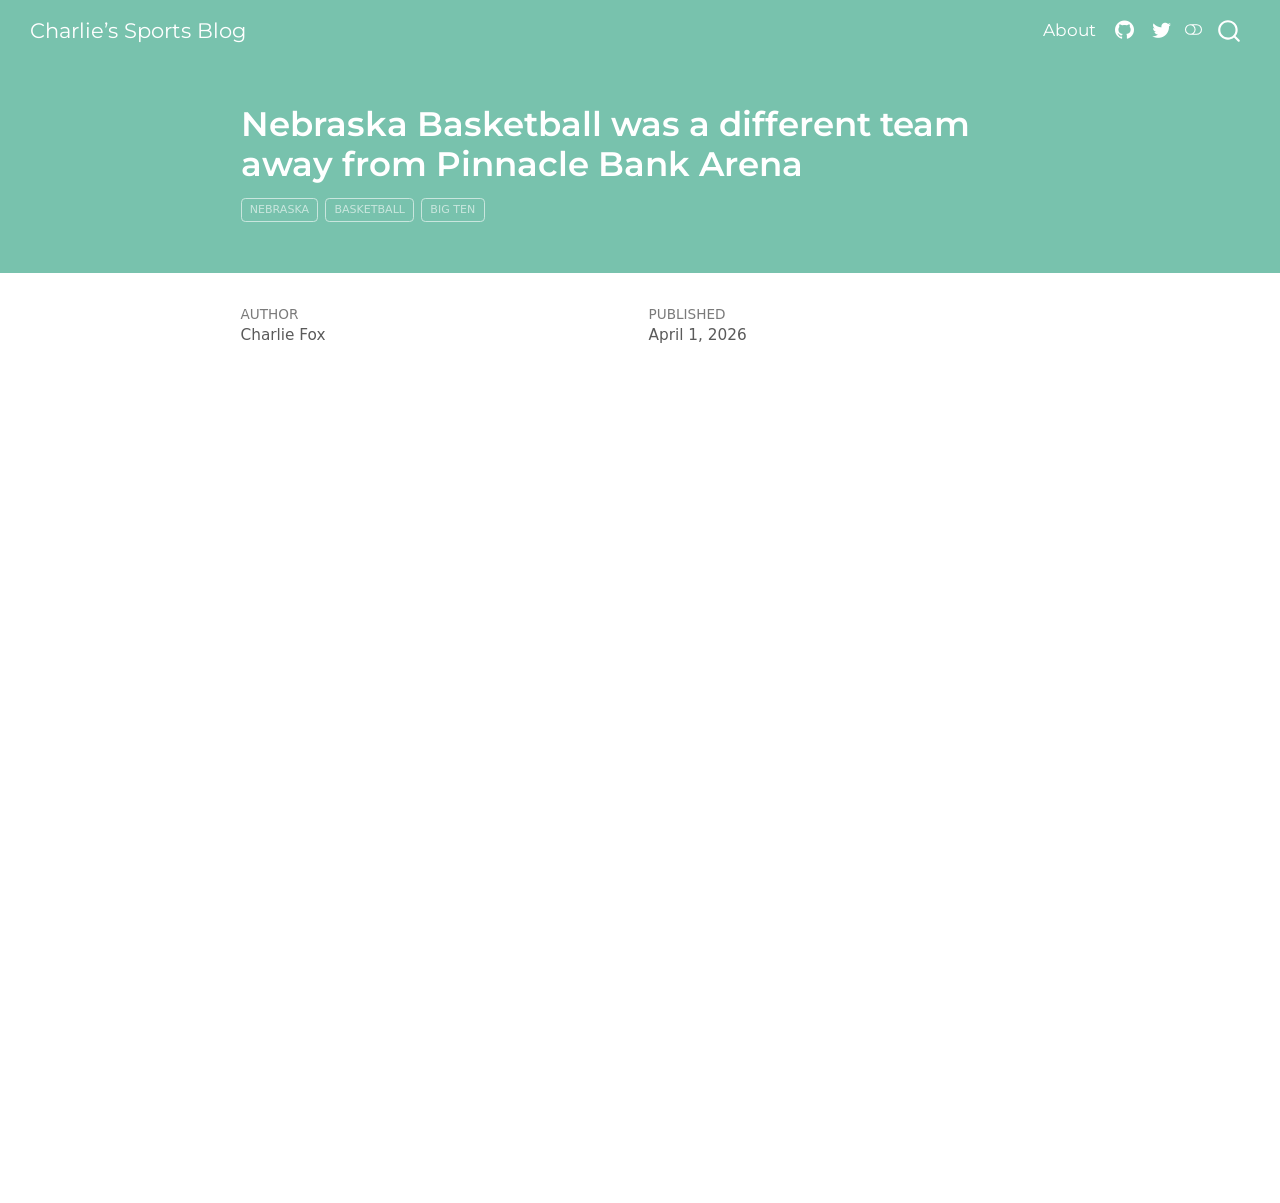
<file: posts/index.html>
<!DOCTYPE html>
<html xmlns="http://www.w3.org/1999/xhtml" lang="en" xml:lang="en"><head>

<meta charset="utf-8">
<meta name="generator" content="quarto-1.9.36">

<meta name="viewport" content="width=device-width, initial-scale=1.0, user-scalable=yes">

<meta name="author" content="Charlie Fox">
<meta name="dcterms.date" content="2026-04-01">

<title>Nebraska Basketball was a different team away from Pinnacle Bank Arena – Charlie’s Sports Blog</title>
<style>
/* Default styles provided by pandoc.
** See https://pandoc.org/MANUAL.html#variables-for-html for config info.
*/
code{white-space: pre-wrap;}
span.smallcaps{font-variant: small-caps;}
div.columns{display: flex; gap: min(4vw, 1.5em);}
div.column{flex: auto; overflow-x: auto;}
div.hanging-indent{margin-left: 1.5em; text-indent: -1.5em;}
ul.task-list{list-style: none;}
ul.task-list li input[type="checkbox"] {
  width: 0.8em;
  margin: 0 0.8em 0.2em -1em; /* quarto-specific, see https://github.com/quarto-dev/quarto-cli/issues/4556 */ 
  vertical-align: middle;
}
</style>


<script src="../site_libs/quarto-nav/quarto-nav.js"></script>
<script src="../site_libs/quarto-nav/headroom.min.js"></script>
<script src="../site_libs/clipboard/clipboard.min.js"></script>
<script src="../site_libs/quarto-search/autocomplete.umd.js"></script>
<script src="../site_libs/quarto-search/fuse.min.js"></script>
<script src="../site_libs/quarto-search/quarto-search.js"></script>
<meta name="quarto:offset" content="../">
<link href="../logo.png" rel="icon" type="image/png">
<script src="../site_libs/quarto-html/quarto.js" type="module"></script>
<script src="../site_libs/quarto-html/tabsets/tabsets.js" type="module"></script>
<script src="../site_libs/quarto-html/popper.min.js"></script>
<script src="../site_libs/quarto-html/tippy.umd.min.js"></script>
<script src="../site_libs/quarto-html/anchor.min.js"></script>
<link href="../site_libs/quarto-html/tippy.css" rel="stylesheet">
<link href="../site_libs/quarto-html/quarto-syntax-highlighting-845c23b38eaddc0f92fda52bfe77a8c8.css" rel="stylesheet" class="quarto-color-scheme" id="quarto-text-highlighting-styles">
<link href="../site_libs/quarto-html/quarto-syntax-highlighting-dark-f418161beb48e0141c760e455f12af2c.css" rel="stylesheet" class="quarto-color-scheme quarto-color-alternate" id="quarto-text-highlighting-styles">
<link href="../site_libs/quarto-html/quarto-syntax-highlighting-845c23b38eaddc0f92fda52bfe77a8c8.css" rel="stylesheet" class="quarto-color-scheme-extra" id="quarto-text-highlighting-styles">
<script src="../site_libs/bootstrap/bootstrap.min.js"></script>
<link href="../site_libs/bootstrap/bootstrap-icons.css" rel="stylesheet">
<link href="../site_libs/bootstrap/bootstrap-4397f41838bf6696a92fdfbed53ac40c.min.css" rel="stylesheet" append-hash="true" class="quarto-color-scheme" id="quarto-bootstrap" data-mode="light">
<link href="../site_libs/bootstrap/bootstrap-dark-d8dc2c26069c3ddea70947751563c25d.min.css" rel="stylesheet" append-hash="true" class="quarto-color-scheme quarto-color-alternate" id="quarto-bootstrap" data-mode="light">
<link href="../site_libs/bootstrap/bootstrap-4397f41838bf6696a92fdfbed53ac40c.min.css" rel="stylesheet" append-hash="true" class="quarto-color-scheme-extra" id="quarto-bootstrap" data-mode="light">
<script id="quarto-search-options" type="application/json">{
  "location": "navbar",
  "copy-button": false,
  "collapse-after": 3,
  "panel-placement": "end",
  "type": "overlay",
  "limit": 50,
  "keyboard-shortcut": [
    "f",
    "/",
    "s"
  ],
  "show-item-context": false,
  "language": {
    "search-no-results-text": "No results",
    "search-matching-documents-text": "matching documents",
    "search-copy-link-title": "Copy link to search",
    "search-hide-matches-text": "Hide additional matches",
    "search-more-match-text": "more match in this document",
    "search-more-matches-text": "more matches in this document",
    "search-clear-button-title": "Clear",
    "search-text-placeholder": "",
    "search-detached-cancel-button-title": "Cancel",
    "search-submit-button-title": "Submit",
    "search-label": "Search"
  }
}</script>


<link rel="stylesheet" href="../styles.css">
</head>

<body class="nav-fixed fullcontent quarto-light"><script id="quarto-html-before-body" type="application/javascript">
    const toggleBodyColorMode = (bsSheetEl) => {
      const mode = bsSheetEl.getAttribute("data-mode");
      const bodyEl = window.document.querySelector("body");
      if (mode === "dark") {
        bodyEl.classList.add("quarto-dark");
        bodyEl.classList.remove("quarto-light");
      } else {
        bodyEl.classList.add("quarto-light");
        bodyEl.classList.remove("quarto-dark");
      }
    }
    const toggleBodyColorPrimary = () => {
      const bsSheetEl = window.document.querySelector("link#quarto-bootstrap:not([rel=disabled-stylesheet])");
      if (bsSheetEl) {
        toggleBodyColorMode(bsSheetEl);
      }
    }
    const setColorSchemeToggle = (alternate) => {
      const toggles = window.document.querySelectorAll('.quarto-color-scheme-toggle');
      for (let i=0; i < toggles.length; i++) {
        const toggle = toggles[i];
        if (toggle) {
          if (alternate) {
            toggle.classList.add("alternate");
          } else {
            toggle.classList.remove("alternate");
          }
        }
      }
    };
    const toggleColorMode = (alternate) => {
      // Switch the stylesheets
      const primaryStylesheets = window.document.querySelectorAll('link.quarto-color-scheme:not(.quarto-color-alternate)');
      const alternateStylesheets = window.document.querySelectorAll('link.quarto-color-scheme.quarto-color-alternate');
      manageTransitions('#quarto-margin-sidebar .nav-link', false);
      if (alternate) {
        // note: dark is layered on light, we don't disable primary!
        enableStylesheet(alternateStylesheets);
        for (const sheetNode of alternateStylesheets) {
          if (sheetNode.id === "quarto-bootstrap") {
            toggleBodyColorMode(sheetNode);
          }
        }
      } else {
        disableStylesheet(alternateStylesheets);
        enableStylesheet(primaryStylesheets)
        toggleBodyColorPrimary();
      }
      manageTransitions('#quarto-margin-sidebar .nav-link', true);
      // Switch the toggles
      setColorSchemeToggle(alternate)
      // Hack to workaround the fact that safari doesn't
      // properly recolor the scrollbar when toggling (#1455)
      if (navigator.userAgent.indexOf('Safari') > 0 && navigator.userAgent.indexOf('Chrome') == -1) {
        manageTransitions("body", false);
        window.scrollTo(0, 1);
        setTimeout(() => {
          window.scrollTo(0, 0);
          manageTransitions("body", true);
        }, 40);
      }
    }
    const disableStylesheet = (stylesheets) => {
      for (let i=0; i < stylesheets.length; i++) {
        const stylesheet = stylesheets[i];
        stylesheet.rel = 'disabled-stylesheet';
      }
    }
    const enableStylesheet = (stylesheets) => {
      for (let i=0; i < stylesheets.length; i++) {
        const stylesheet = stylesheets[i];
        if(stylesheet.rel !== 'stylesheet') { // for Chrome, which will still FOUC without this check
          stylesheet.rel = 'stylesheet';
        }
      }
    }
    const manageTransitions = (selector, allowTransitions) => {
      const els = window.document.querySelectorAll(selector);
      for (let i=0; i < els.length; i++) {
        const el = els[i];
        if (allowTransitions) {
          el.classList.remove('notransition');
        } else {
          el.classList.add('notransition');
        }
      }
    }
    const isFileUrl = () => {
      return window.location.protocol === 'file:';
    }
    const hasAlternateSentinel = () => {
      let styleSentinel = getColorSchemeSentinel();
      if (styleSentinel !== null) {
        return styleSentinel === "alternate";
      } else {
        return false;
      }
    }
    const setStyleSentinel = (alternate) => {
      const value = alternate ? "alternate" : "default";
      if (!isFileUrl()) {
        window.localStorage.setItem("quarto-color-scheme", value);
      } else {
        localAlternateSentinel = value;
      }
    }
    const getColorSchemeSentinel = () => {
      if (!isFileUrl()) {
        const storageValue = window.localStorage.getItem("quarto-color-scheme");
        return storageValue != null ? storageValue : localAlternateSentinel;
      } else {
        return localAlternateSentinel;
      }
    }
    const toggleGiscusIfUsed = (isAlternate, darkModeDefault) => {
      const baseTheme = document.querySelector('#giscus-base-theme')?.value ?? 'light';
      const alternateTheme = document.querySelector('#giscus-alt-theme')?.value ?? 'dark';
      let newTheme = '';
      if(authorPrefersDark) {
        newTheme = isAlternate ? baseTheme : alternateTheme;
      } else {
        newTheme = isAlternate ? alternateTheme : baseTheme;
      }
      const changeGiscusTheme = () => {
        // From: https://github.com/giscus/giscus/issues/336
        const sendMessage = (message) => {
          const iframe = document.querySelector('iframe.giscus-frame');
          if (!iframe) return;
          iframe.contentWindow.postMessage({ giscus: message }, 'https://giscus.app');
        }
        sendMessage({
          setConfig: {
            theme: newTheme
          }
        });
      }
      const isGiscussLoaded = window.document.querySelector('iframe.giscus-frame') !== null;
      if (isGiscussLoaded) {
        changeGiscusTheme();
      }
    };
    const authorPrefersDark = false;
    const darkModeDefault = authorPrefersDark;
      document.querySelector('link#quarto-text-highlighting-styles.quarto-color-scheme-extra').rel = 'disabled-stylesheet';
      document.querySelector('link#quarto-bootstrap.quarto-color-scheme-extra').rel = 'disabled-stylesheet';
    let localAlternateSentinel = darkModeDefault ? 'alternate' : 'default';
    // Dark / light mode switch
    window.quartoToggleColorScheme = () => {
      // Read the current dark / light value
      let toAlternate = !hasAlternateSentinel();
      toggleColorMode(toAlternate);
      setStyleSentinel(toAlternate);
      toggleGiscusIfUsed(toAlternate, darkModeDefault);
      window.dispatchEvent(new Event('resize'));
    };
    // Switch to dark mode if need be
    if (hasAlternateSentinel()) {
      toggleColorMode(true);
    } else {
      toggleColorMode(false);
    }
  </script>

<div id="quarto-search-results"></div>
  <header id="quarto-header" class="headroom fixed-top quarto-banner">
    <nav class="navbar navbar-expand-lg " data-bs-theme="dark">
      <div class="navbar-container container-fluid">
      <div class="navbar-brand-container mx-auto">
    <a class="navbar-brand" href="../index.html">
    <span class="navbar-title">Charlie’s Sports Blog</span>
    </a>
  </div>
            <div id="quarto-search" class="" title="Search"></div>
          <button class="navbar-toggler" type="button" data-bs-toggle="collapse" data-bs-target="#navbarCollapse" aria-controls="navbarCollapse" role="menu" aria-expanded="false" aria-label="Toggle navigation" onclick="if (window.quartoToggleHeadroom) { window.quartoToggleHeadroom(); }">
  <span class="navbar-toggler-icon"></span>
</button>
          <div class="collapse navbar-collapse" id="navbarCollapse">
            <ul class="navbar-nav navbar-nav-scroll ms-auto">
  <li class="nav-item">
    <a class="nav-link" href="../about.html"> 
<span class="menu-text">About</span></a>
  </li>  
  <li class="nav-item compact">
    <a class="nav-link" href="https://github.com/Charliefox22"> <i class="bi bi-github" role="img">
</i> 
<span class="menu-text"></span></a>
  </li>  
  <li class="nav-item compact">
    <a class="nav-link" href="https://x.com/CharlieFox49752"> <i class="bi bi-twitter" role="img">
</i> 
<span class="menu-text"></span></a>
  </li>  
</ul>
          </div> <!-- /navcollapse -->
            <div class="quarto-navbar-tools">
  <a href="" class="quarto-color-scheme-toggle quarto-navigation-tool  px-1" onclick="window.quartoToggleColorScheme(); return false;" title="Toggle dark mode"><i class="bi"></i></a>
</div>
      </div> <!-- /container-fluid -->
    </nav>
</header>
<!-- content -->
<header id="title-block-header" class="quarto-title-block default page-columns page-full">
  <div class="quarto-title-banner page-columns page-full">
    <div class="quarto-title column-body">
      <h1 class="title">Nebraska Basketball was a different team away from Pinnacle Bank Arena</h1>
                                <div class="quarto-categories">
                <div class="quarto-category">nebraska</div>
                <div class="quarto-category">basketball</div>
                <div class="quarto-category">big ten</div>
              </div>
                  </div>
  </div>
    
  
  <div class="quarto-title-meta">

      <div>
      <div class="quarto-title-meta-heading">Author</div>
      <div class="quarto-title-meta-contents">
               <p>Charlie Fox </p>
            </div>
    </div>
      
      <div>
      <div class="quarto-title-meta-heading">Published</div>
      <div class="quarto-title-meta-contents">
        <p class="date">April 1, 2026</p>
      </div>
    </div>
    
      
    </div>
    
  
  </header><div id="quarto-content" class="quarto-container page-columns page-rows-contents page-layout-article page-navbar">
<!-- sidebar -->
<!-- margin-sidebar -->
    
<!-- main -->
<main class="content quarto-banner-title-block" id="quarto-document-content">









</main> <!-- /main -->
<script id="quarto-html-after-body" type="application/javascript">
  window.document.addEventListener("DOMContentLoaded", function (event) {
    // Ensure there is a toggle, if there isn't float one in the top right
    if (window.document.querySelector('.quarto-color-scheme-toggle') === null) {
      const a = window.document.createElement('a');
      a.classList.add('top-right');
      a.classList.add('quarto-color-scheme-toggle');
      a.href = "";
      a.onclick = function() { try { window.quartoToggleColorScheme(); } catch {} return false; };
      const i = window.document.createElement("i");
      i.classList.add('bi');
      a.appendChild(i);
      window.document.body.appendChild(a);
    }
    setColorSchemeToggle(hasAlternateSentinel())
    const icon = "";
    const anchorJS = new window.AnchorJS();
    anchorJS.options = {
      placement: 'right',
      icon: icon
    };
    anchorJS.add('.anchored');
    const isCodeAnnotation = (el) => {
      for (const clz of el.classList) {
        if (clz.startsWith('code-annotation-')) {                     
          return true;
        }
      }
      return false;
    }
    const onCopySuccess = function(e) {
      // button target
      const button = e.trigger;
      // don't keep focus
      button.blur();
      // flash "checked"
      button.classList.add('code-copy-button-checked');
      var currentTitle = button.getAttribute("title");
      button.setAttribute("title", "Copied!");
      let tooltip;
      if (window.bootstrap) {
        button.setAttribute("data-bs-toggle", "tooltip");
        button.setAttribute("data-bs-placement", "left");
        button.setAttribute("data-bs-title", "Copied!");
        tooltip = new bootstrap.Tooltip(button, 
          { trigger: "manual", 
            customClass: "code-copy-button-tooltip",
            offset: [0, -8]});
        tooltip.show();    
      }
      setTimeout(function() {
        if (tooltip) {
          tooltip.hide();
          button.removeAttribute("data-bs-title");
          button.removeAttribute("data-bs-toggle");
          button.removeAttribute("data-bs-placement");
        }
        button.setAttribute("title", currentTitle);
        button.classList.remove('code-copy-button-checked');
      }, 1000);
      // clear code selection
      e.clearSelection();
    }
    const getTextToCopy = function(trigger) {
      const outerScaffold = trigger.parentElement.cloneNode(true);
      const codeEl = outerScaffold.querySelector('code');
      for (const childEl of codeEl.children) {
        if (isCodeAnnotation(childEl)) {
          childEl.remove();
        }
      }
      return codeEl.innerText;
    }
    const clipboard = new window.ClipboardJS('.code-copy-button:not([data-in-quarto-modal])', {
      text: getTextToCopy
    });
    clipboard.on('success', onCopySuccess);
    if (window.document.getElementById('quarto-embedded-source-code-modal')) {
      const clipboardModal = new window.ClipboardJS('.code-copy-button[data-in-quarto-modal]', {
        text: getTextToCopy,
        container: window.document.getElementById('quarto-embedded-source-code-modal')
      });
      clipboardModal.on('success', onCopySuccess);
    }
      var localhostRegex = new RegExp(/^(?:http|https):\/\/localhost\:?[0-9]*\//);
      var mailtoRegex = new RegExp(/^mailto:/);
        var filterRegex = new RegExp('/' + window.location.host + '/');
      var isInternal = (href) => {
          return filterRegex.test(href) || localhostRegex.test(href) || mailtoRegex.test(href);
      }
      // Inspect non-navigation links and adorn them if external
     var links = window.document.querySelectorAll('a[href]:not(.nav-link):not(.navbar-brand):not(.toc-action):not(.sidebar-link):not(.sidebar-item-toggle):not(.pagination-link):not(.no-external):not([aria-hidden]):not(.dropdown-item):not(.quarto-navigation-tool):not(.about-link)');
      for (var i=0; i<links.length; i++) {
        const link = links[i];
        if (!isInternal(link.href)) {
          // undo the damage that might have been done by quarto-nav.js in the case of
          // links that we want to consider external
          if (link.dataset.originalHref !== undefined) {
            link.href = link.dataset.originalHref;
          }
        }
      }
    function tippyHover(el, contentFn, onTriggerFn, onUntriggerFn) {
      const config = {
        allowHTML: true,
        maxWidth: 500,
        delay: 100,
        arrow: false,
        appendTo: function(el) {
            return el.parentElement;
        },
        interactive: true,
        interactiveBorder: 10,
        theme: 'quarto',
        placement: 'bottom-start',
      };
      if (contentFn) {
        config.content = contentFn;
      }
      if (onTriggerFn) {
        config.onTrigger = onTriggerFn;
      }
      if (onUntriggerFn) {
        config.onUntrigger = onUntriggerFn;
      }
      window.tippy(el, config); 
    }
    const noterefs = window.document.querySelectorAll('a[role="doc-noteref"]');
    for (var i=0; i<noterefs.length; i++) {
      const ref = noterefs[i];
      tippyHover(ref, function() {
        // use id or data attribute instead here
        let href = ref.getAttribute('data-footnote-href') || ref.getAttribute('href');
        try { href = new URL(href).hash; } catch {}
        const id = href.replace(/^#\/?/, "");
        const note = window.document.getElementById(id);
        if (note) {
          return note.innerHTML;
        } else {
          return "";
        }
      });
    }
    const xrefs = window.document.querySelectorAll('a.quarto-xref');
    const processXRef = (id, note) => {
      // Strip column container classes
      const stripColumnClz = (el) => {
        el.classList.remove("page-full", "page-columns");
        if (el.children) {
          for (const child of el.children) {
            stripColumnClz(child);
          }
        }
      }
      stripColumnClz(note)
      if (id === null || id.startsWith('sec-')) {
        // Special case sections, only their first couple elements
        const container = document.createElement("div");
        if (note.children && note.children.length > 2) {
          container.appendChild(note.children[0].cloneNode(true));
          for (let i = 1; i < note.children.length; i++) {
            const child = note.children[i];
            if (child.tagName === "P" && child.innerText === "") {
              continue;
            } else {
              container.appendChild(child.cloneNode(true));
              break;
            }
          }
          if (window.Quarto?.typesetMath) {
            window.Quarto.typesetMath(container);
          }
          return container.innerHTML
        } else {
          if (window.Quarto?.typesetMath) {
            window.Quarto.typesetMath(note);
          }
          return note.innerHTML;
        }
      } else {
        // Remove any anchor links if they are present
        const anchorLink = note.querySelector('a.anchorjs-link');
        if (anchorLink) {
          anchorLink.remove();
        }
        if (window.Quarto?.typesetMath) {
          window.Quarto.typesetMath(note);
        }
        if (note.classList.contains("callout")) {
          return note.outerHTML;
        } else {
          return note.innerHTML;
        }
      }
    }
    for (var i=0; i<xrefs.length; i++) {
      const xref = xrefs[i];
      tippyHover(xref, undefined, function(instance) {
        instance.disable();
        let url = xref.getAttribute('href');
        let hash = undefined; 
        if (url.startsWith('#')) {
          hash = url;
        } else {
          try { hash = new URL(url).hash; } catch {}
        }
        if (hash) {
          const id = hash.replace(/^#\/?/, "");
          const note = window.document.getElementById(id);
          if (note !== null) {
            try {
              const html = processXRef(id, note.cloneNode(true));
              instance.setContent(html);
            } finally {
              instance.enable();
              instance.show();
            }
          } else {
            // See if we can fetch this
            fetch(url.split('#')[0])
            .then(res => res.text())
            .then(html => {
              const parser = new DOMParser();
              const htmlDoc = parser.parseFromString(html, "text/html");
              const note = htmlDoc.getElementById(id);
              if (note !== null) {
                const html = processXRef(id, note);
                instance.setContent(html);
              } 
            }).finally(() => {
              instance.enable();
              instance.show();
            });
          }
        } else {
          // See if we can fetch a full url (with no hash to target)
          // This is a special case and we should probably do some content thinning / targeting
          fetch(url)
          .then(res => res.text())
          .then(html => {
            const parser = new DOMParser();
            const htmlDoc = parser.parseFromString(html, "text/html");
            const note = htmlDoc.querySelector('main.content');
            if (note !== null) {
              // This should only happen for chapter cross references
              // (since there is no id in the URL)
              // remove the first header
              if (note.children.length > 0 && note.children[0].tagName === "HEADER") {
                note.children[0].remove();
              }
              const html = processXRef(null, note);
              instance.setContent(html);
            } 
          }).finally(() => {
            instance.enable();
            instance.show();
          });
        }
      }, function(instance) {
      });
    }
        let selectedAnnoteEl;
        const selectorForAnnotation = ( cell, annotation) => {
          let cellAttr = 'data-code-cell="' + cell + '"';
          let lineAttr = 'data-code-annotation="' +  annotation + '"';
          const selector = 'span[' + cellAttr + '][' + lineAttr + ']';
          return selector;
        }
        const selectCodeLines = (annoteEl) => {
          const doc = window.document;
          const targetCell = annoteEl.getAttribute("data-target-cell");
          const targetAnnotation = annoteEl.getAttribute("data-target-annotation");
          const annoteSpan = window.document.querySelector(selectorForAnnotation(targetCell, targetAnnotation));
          const lines = annoteSpan.getAttribute("data-code-lines").split(",");
          const lineIds = lines.map((line) => {
            return targetCell + "-" + line;
          })
          let top = null;
          let height = null;
          let parent = null;
          if (lineIds.length > 0) {
              //compute the position of the single el (top and bottom and make a div)
              const el = window.document.getElementById(lineIds[0]);
              top = el.offsetTop;
              height = el.offsetHeight;
              parent = el.parentElement.parentElement;
            if (lineIds.length > 1) {
              const lastEl = window.document.getElementById(lineIds[lineIds.length - 1]);
              const bottom = lastEl.offsetTop + lastEl.offsetHeight;
              height = bottom - top;
            }
            if (top !== null && height !== null && parent !== null) {
              // cook up a div (if necessary) and position it 
              let div = window.document.getElementById("code-annotation-line-highlight");
              if (div === null) {
                div = window.document.createElement("div");
                div.setAttribute("id", "code-annotation-line-highlight");
                div.style.position = 'absolute';
                parent.appendChild(div);
              }
              div.style.top = top - 2 + "px";
              div.style.height = height + 4 + "px";
              div.style.left = 0;
              let gutterDiv = window.document.getElementById("code-annotation-line-highlight-gutter");
              if (gutterDiv === null) {
                gutterDiv = window.document.createElement("div");
                gutterDiv.setAttribute("id", "code-annotation-line-highlight-gutter");
                gutterDiv.style.position = 'absolute';
                const codeCell = window.document.getElementById(targetCell);
                const gutter = codeCell.querySelector('.code-annotation-gutter');
                gutter.appendChild(gutterDiv);
              }
              gutterDiv.style.top = top - 2 + "px";
              gutterDiv.style.height = height + 4 + "px";
            }
            selectedAnnoteEl = annoteEl;
          }
        };
        const unselectCodeLines = () => {
          const elementsIds = ["code-annotation-line-highlight", "code-annotation-line-highlight-gutter"];
          elementsIds.forEach((elId) => {
            const div = window.document.getElementById(elId);
            if (div) {
              div.remove();
            }
          });
          selectedAnnoteEl = undefined;
        };
          // Handle positioning of the toggle
      window.addEventListener(
        "resize",
        throttle(() => {
          elRect = undefined;
          if (selectedAnnoteEl) {
            selectCodeLines(selectedAnnoteEl);
          }
        }, 10)
      );
      function throttle(fn, ms) {
      let throttle = false;
      let timer;
        return (...args) => {
          if(!throttle) { // first call gets through
              fn.apply(this, args);
              throttle = true;
          } else { // all the others get throttled
              if(timer) clearTimeout(timer); // cancel #2
              timer = setTimeout(() => {
                fn.apply(this, args);
                timer = throttle = false;
              }, ms);
          }
        };
      }
        // Attach click handler to the DT
        const annoteDls = window.document.querySelectorAll('dt[data-target-cell]');
        for (const annoteDlNode of annoteDls) {
          annoteDlNode.addEventListener('click', (event) => {
            const clickedEl = event.target;
            if (clickedEl !== selectedAnnoteEl) {
              unselectCodeLines();
              const activeEl = window.document.querySelector('dt[data-target-cell].code-annotation-active');
              if (activeEl) {
                activeEl.classList.remove('code-annotation-active');
              }
              selectCodeLines(clickedEl);
              clickedEl.classList.add('code-annotation-active');
            } else {
              // Unselect the line
              unselectCodeLines();
              clickedEl.classList.remove('code-annotation-active');
            }
          });
        }
    const findCites = (el) => {
      const parentEl = el.parentElement;
      if (parentEl) {
        const cites = parentEl.dataset.cites;
        if (cites) {
          return {
            el,
            cites: cites.split(' ')
          };
        } else {
          return findCites(el.parentElement)
        }
      } else {
        return undefined;
      }
    };
    var bibliorefs = window.document.querySelectorAll('a[role="doc-biblioref"]');
    for (var i=0; i<bibliorefs.length; i++) {
      const ref = bibliorefs[i];
      const citeInfo = findCites(ref);
      if (citeInfo) {
        tippyHover(citeInfo.el, function() {
          var popup = window.document.createElement('div');
          citeInfo.cites.forEach(function(cite) {
            var citeDiv = window.document.createElement('div');
            citeDiv.classList.add('hanging-indent');
            citeDiv.classList.add('csl-entry');
            var biblioDiv = window.document.getElementById('ref-' + cite);
            if (biblioDiv) {
              citeDiv.innerHTML = biblioDiv.innerHTML;
            }
            popup.appendChild(citeDiv);
          });
          return popup.innerHTML;
        });
      }
    }
  });
  </script>
</div> <!-- /content -->




</body></html>
</file>
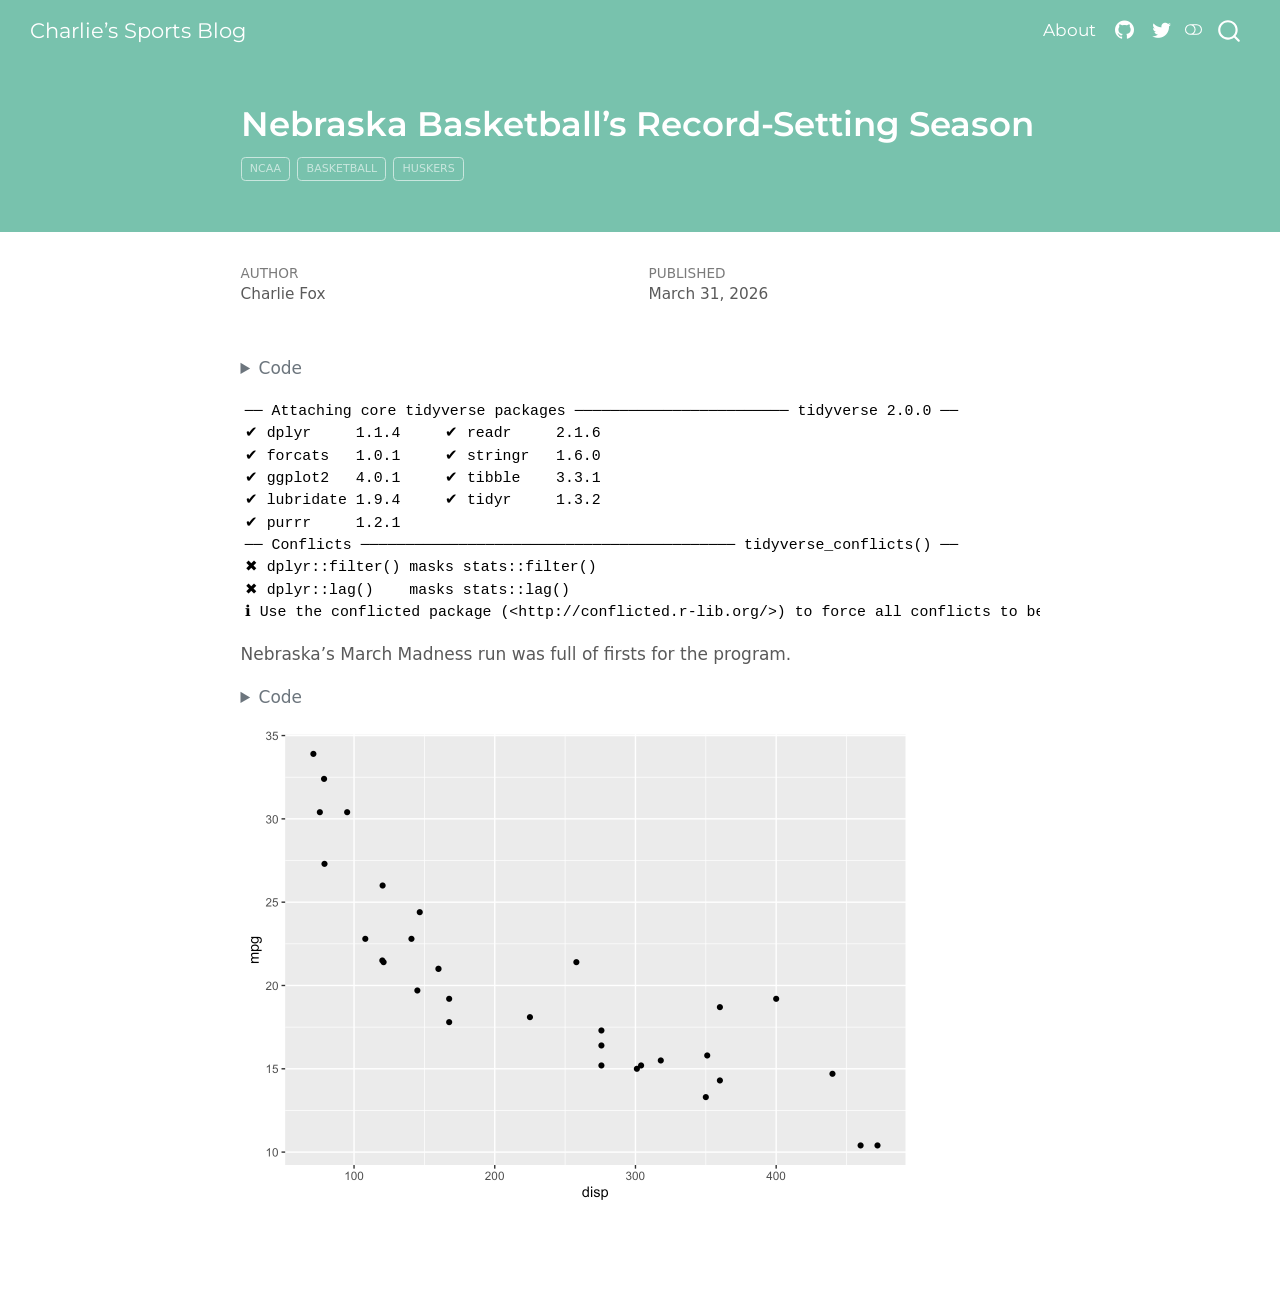
<file: posts/ncaa-basketball-huskers-march-madness-run/index.html>
<!DOCTYPE html>
<html xmlns="http://www.w3.org/1999/xhtml" lang="en" xml:lang="en"><head>

<meta charset="utf-8">
<meta name="generator" content="quarto-1.9.36">

<meta name="viewport" content="width=device-width, initial-scale=1.0, user-scalable=yes">

<meta name="author" content="Charlie Fox">
<meta name="dcterms.date" content="2026-03-31">

<title>Nebraska Basketball’s Record-Setting Season – Charlie's Sports Blog</title>
<style>
/* Default styles provided by pandoc.
** See https://pandoc.org/MANUAL.html#variables-for-html for config info.
*/
code{white-space: pre-wrap;}
span.smallcaps{font-variant: small-caps;}
div.columns{display: flex; gap: min(4vw, 1.5em);}
div.column{flex: auto; overflow-x: auto;}
div.hanging-indent{margin-left: 1.5em; text-indent: -1.5em;}
ul.task-list{list-style: none;}
ul.task-list li input[type="checkbox"] {
  width: 0.8em;
  margin: 0 0.8em 0.2em -1em; /* quarto-specific, see https://github.com/quarto-dev/quarto-cli/issues/4556 */ 
  vertical-align: middle;
}
/* CSS for syntax highlighting */
html { -webkit-text-size-adjust: 100%; }
pre > code.sourceCode { white-space: pre; position: relative; }
pre > code.sourceCode > span { display: inline-block; line-height: 1.25; }
pre > code.sourceCode > span:empty { height: 1.2em; }
.sourceCode { overflow: visible; }
code.sourceCode > span { color: inherit; text-decoration: inherit; }
div.sourceCode { margin: 1em 0; }
pre.sourceCode { margin: 0; }
@media screen {
div.sourceCode { overflow: auto; }
}
@media print {
pre > code.sourceCode { white-space: pre-wrap; }
pre > code.sourceCode > span { text-indent: -5em; padding-left: 5em; }
}
pre.numberSource code
  { counter-reset: source-line 0; }
pre.numberSource code > span
  { position: relative; left: -4em; counter-increment: source-line; }
pre.numberSource code > span > a:first-child::before
  { content: counter(source-line);
    position: relative; left: -1em; text-align: right; vertical-align: baseline;
    border: none; display: inline-block;
    -webkit-touch-callout: none; -webkit-user-select: none;
    -khtml-user-select: none; -moz-user-select: none;
    -ms-user-select: none; user-select: none;
    padding: 0 4px; width: 4em;
  }
pre.numberSource { margin-left: 3em;  padding-left: 4px; }
div.sourceCode
  {   }
@media screen {
pre > code.sourceCode > span > a:first-child::before { text-decoration: underline; }
}
</style>


<script src="../../site_libs/quarto-nav/quarto-nav.js"></script>
<script src="../../site_libs/quarto-nav/headroom.min.js"></script>
<script src="../../site_libs/clipboard/clipboard.min.js"></script>
<script src="../../site_libs/quarto-search/autocomplete.umd.js"></script>
<script src="../../site_libs/quarto-search/fuse.min.js"></script>
<script src="../../site_libs/quarto-search/quarto-search.js"></script>
<meta name="quarto:offset" content="../../">
<link href="../../logo.png" rel="icon" type="image/png">
<script src="../../site_libs/quarto-html/quarto.js" type="module"></script>
<script src="../../site_libs/quarto-html/tabsets/tabsets.js" type="module"></script>
<script src="../../site_libs/quarto-html/popper.min.js"></script>
<script src="../../site_libs/quarto-html/tippy.umd.min.js"></script>
<script src="../../site_libs/quarto-html/anchor.min.js"></script>
<link href="../../site_libs/quarto-html/tippy.css" rel="stylesheet">
<link href="../../site_libs/quarto-html/quarto-syntax-highlighting-845c23b38eaddc0f92fda52bfe77a8c8.css" rel="stylesheet" class="quarto-color-scheme" id="quarto-text-highlighting-styles">
<link href="../../site_libs/quarto-html/quarto-syntax-highlighting-dark-f418161beb48e0141c760e455f12af2c.css" rel="stylesheet" class="quarto-color-scheme quarto-color-alternate" id="quarto-text-highlighting-styles">
<link href="../../site_libs/quarto-html/quarto-syntax-highlighting-845c23b38eaddc0f92fda52bfe77a8c8.css" rel="stylesheet" class="quarto-color-scheme-extra" id="quarto-text-highlighting-styles">
<script src="../../site_libs/bootstrap/bootstrap.min.js"></script>
<link href="../../site_libs/bootstrap/bootstrap-icons.css" rel="stylesheet">
<link href="../../site_libs/bootstrap/bootstrap-4397f41838bf6696a92fdfbed53ac40c.min.css" rel="stylesheet" append-hash="true" class="quarto-color-scheme" id="quarto-bootstrap" data-mode="light">
<link href="../../site_libs/bootstrap/bootstrap-dark-d8dc2c26069c3ddea70947751563c25d.min.css" rel="stylesheet" append-hash="true" class="quarto-color-scheme quarto-color-alternate" id="quarto-bootstrap" data-mode="light">
<link href="../../site_libs/bootstrap/bootstrap-4397f41838bf6696a92fdfbed53ac40c.min.css" rel="stylesheet" append-hash="true" class="quarto-color-scheme-extra" id="quarto-bootstrap" data-mode="light">
<script id="quarto-search-options" type="application/json">{
  "location": "navbar",
  "copy-button": false,
  "collapse-after": 3,
  "panel-placement": "end",
  "type": "overlay",
  "limit": 50,
  "keyboard-shortcut": [
    "f",
    "/",
    "s"
  ],
  "show-item-context": false,
  "language": {
    "search-no-results-text": "No results",
    "search-matching-documents-text": "matching documents",
    "search-copy-link-title": "Copy link to search",
    "search-hide-matches-text": "Hide additional matches",
    "search-more-match-text": "more match in this document",
    "search-more-matches-text": "more matches in this document",
    "search-clear-button-title": "Clear",
    "search-text-placeholder": "",
    "search-detached-cancel-button-title": "Cancel",
    "search-submit-button-title": "Submit",
    "search-label": "Search"
  }
}</script>


<link rel="stylesheet" href="../../styles.css">
</head>

<body class="nav-fixed fullcontent quarto-light"><script id="quarto-html-before-body" type="application/javascript">
    const toggleBodyColorMode = (bsSheetEl) => {
      const mode = bsSheetEl.getAttribute("data-mode");
      const bodyEl = window.document.querySelector("body");
      if (mode === "dark") {
        bodyEl.classList.add("quarto-dark");
        bodyEl.classList.remove("quarto-light");
      } else {
        bodyEl.classList.add("quarto-light");
        bodyEl.classList.remove("quarto-dark");
      }
    }
    const toggleBodyColorPrimary = () => {
      const bsSheetEl = window.document.querySelector("link#quarto-bootstrap:not([rel=disabled-stylesheet])");
      if (bsSheetEl) {
        toggleBodyColorMode(bsSheetEl);
      }
    }
    const setColorSchemeToggle = (alternate) => {
      const toggles = window.document.querySelectorAll('.quarto-color-scheme-toggle');
      for (let i=0; i < toggles.length; i++) {
        const toggle = toggles[i];
        if (toggle) {
          if (alternate) {
            toggle.classList.add("alternate");
          } else {
            toggle.classList.remove("alternate");
          }
        }
      }
    };
    const toggleColorMode = (alternate) => {
      // Switch the stylesheets
      const primaryStylesheets = window.document.querySelectorAll('link.quarto-color-scheme:not(.quarto-color-alternate)');
      const alternateStylesheets = window.document.querySelectorAll('link.quarto-color-scheme.quarto-color-alternate');
      manageTransitions('#quarto-margin-sidebar .nav-link', false);
      if (alternate) {
        // note: dark is layered on light, we don't disable primary!
        enableStylesheet(alternateStylesheets);
        for (const sheetNode of alternateStylesheets) {
          if (sheetNode.id === "quarto-bootstrap") {
            toggleBodyColorMode(sheetNode);
          }
        }
      } else {
        disableStylesheet(alternateStylesheets);
        enableStylesheet(primaryStylesheets)
        toggleBodyColorPrimary();
      }
      manageTransitions('#quarto-margin-sidebar .nav-link', true);
      // Switch the toggles
      setColorSchemeToggle(alternate)
      // Hack to workaround the fact that safari doesn't
      // properly recolor the scrollbar when toggling (#1455)
      if (navigator.userAgent.indexOf('Safari') > 0 && navigator.userAgent.indexOf('Chrome') == -1) {
        manageTransitions("body", false);
        window.scrollTo(0, 1);
        setTimeout(() => {
          window.scrollTo(0, 0);
          manageTransitions("body", true);
        }, 40);
      }
    }
    const disableStylesheet = (stylesheets) => {
      for (let i=0; i < stylesheets.length; i++) {
        const stylesheet = stylesheets[i];
        stylesheet.rel = 'disabled-stylesheet';
      }
    }
    const enableStylesheet = (stylesheets) => {
      for (let i=0; i < stylesheets.length; i++) {
        const stylesheet = stylesheets[i];
        if(stylesheet.rel !== 'stylesheet') { // for Chrome, which will still FOUC without this check
          stylesheet.rel = 'stylesheet';
        }
      }
    }
    const manageTransitions = (selector, allowTransitions) => {
      const els = window.document.querySelectorAll(selector);
      for (let i=0; i < els.length; i++) {
        const el = els[i];
        if (allowTransitions) {
          el.classList.remove('notransition');
        } else {
          el.classList.add('notransition');
        }
      }
    }
    const isFileUrl = () => {
      return window.location.protocol === 'file:';
    }
    const hasAlternateSentinel = () => {
      let styleSentinel = getColorSchemeSentinel();
      if (styleSentinel !== null) {
        return styleSentinel === "alternate";
      } else {
        return false;
      }
    }
    const setStyleSentinel = (alternate) => {
      const value = alternate ? "alternate" : "default";
      if (!isFileUrl()) {
        window.localStorage.setItem("quarto-color-scheme", value);
      } else {
        localAlternateSentinel = value;
      }
    }
    const getColorSchemeSentinel = () => {
      if (!isFileUrl()) {
        const storageValue = window.localStorage.getItem("quarto-color-scheme");
        return storageValue != null ? storageValue : localAlternateSentinel;
      } else {
        return localAlternateSentinel;
      }
    }
    const toggleGiscusIfUsed = (isAlternate, darkModeDefault) => {
      const baseTheme = document.querySelector('#giscus-base-theme')?.value ?? 'light';
      const alternateTheme = document.querySelector('#giscus-alt-theme')?.value ?? 'dark';
      let newTheme = '';
      if(authorPrefersDark) {
        newTheme = isAlternate ? baseTheme : alternateTheme;
      } else {
        newTheme = isAlternate ? alternateTheme : baseTheme;
      }
      const changeGiscusTheme = () => {
        // From: https://github.com/giscus/giscus/issues/336
        const sendMessage = (message) => {
          const iframe = document.querySelector('iframe.giscus-frame');
          if (!iframe) return;
          iframe.contentWindow.postMessage({ giscus: message }, 'https://giscus.app');
        }
        sendMessage({
          setConfig: {
            theme: newTheme
          }
        });
      }
      const isGiscussLoaded = window.document.querySelector('iframe.giscus-frame') !== null;
      if (isGiscussLoaded) {
        changeGiscusTheme();
      }
    };
    const authorPrefersDark = false;
    const darkModeDefault = authorPrefersDark;
      document.querySelector('link#quarto-text-highlighting-styles.quarto-color-scheme-extra').rel = 'disabled-stylesheet';
      document.querySelector('link#quarto-bootstrap.quarto-color-scheme-extra').rel = 'disabled-stylesheet';
    let localAlternateSentinel = darkModeDefault ? 'alternate' : 'default';
    // Dark / light mode switch
    window.quartoToggleColorScheme = () => {
      // Read the current dark / light value
      let toAlternate = !hasAlternateSentinel();
      toggleColorMode(toAlternate);
      setStyleSentinel(toAlternate);
      toggleGiscusIfUsed(toAlternate, darkModeDefault);
      window.dispatchEvent(new Event('resize'));
    };
    // Switch to dark mode if need be
    if (hasAlternateSentinel()) {
      toggleColorMode(true);
    } else {
      toggleColorMode(false);
    }
  </script>

<div id="quarto-search-results"></div>
  <header id="quarto-header" class="headroom fixed-top quarto-banner">
    <nav class="navbar navbar-expand-lg " data-bs-theme="dark">
      <div class="navbar-container container-fluid">
      <div class="navbar-brand-container mx-auto">
    <a class="navbar-brand" href="../../index.html">
    <span class="navbar-title">Charlie’s Sports Blog</span>
    </a>
  </div>
            <div id="quarto-search" class="" title="Search"></div>
          <button class="navbar-toggler" type="button" data-bs-toggle="collapse" data-bs-target="#navbarCollapse" aria-controls="navbarCollapse" role="menu" aria-expanded="false" aria-label="Toggle navigation" onclick="if (window.quartoToggleHeadroom) { window.quartoToggleHeadroom(); }">
  <span class="navbar-toggler-icon"></span>
</button>
          <div class="collapse navbar-collapse" id="navbarCollapse">
            <ul class="navbar-nav navbar-nav-scroll ms-auto">
  <li class="nav-item">
    <a class="nav-link" href="../../about.html"> 
<span class="menu-text">About</span></a>
  </li>  
  <li class="nav-item compact">
    <a class="nav-link" href="https://github.com/Charliefox22"> <i class="bi bi-github" role="img">
</i> 
<span class="menu-text"></span></a>
  </li>  
  <li class="nav-item compact">
    <a class="nav-link" href="https://x.com/CharlieFox49752"> <i class="bi bi-twitter" role="img">
</i> 
<span class="menu-text"></span></a>
  </li>  
</ul>
          </div> <!-- /navcollapse -->
            <div class="quarto-navbar-tools">
  <a href="" class="quarto-color-scheme-toggle quarto-navigation-tool  px-1" onclick="window.quartoToggleColorScheme(); return false;" title="Toggle dark mode"><i class="bi"></i></a>
</div>
      </div> <!-- /container-fluid -->
    </nav>
</header>
<!-- content -->
<header id="title-block-header" class="quarto-title-block default page-columns page-full">
  <div class="quarto-title-banner page-columns page-full">
    <div class="quarto-title column-body">
      <h1 class="title">Nebraska Basketball’s Record-Setting Season</h1>
                                <div class="quarto-categories">
                <div class="quarto-category">ncaa</div>
                <div class="quarto-category">basketball</div>
                <div class="quarto-category">huskers</div>
              </div>
                  </div>
  </div>
    
  
  <div class="quarto-title-meta">

      <div>
      <div class="quarto-title-meta-heading">Author</div>
      <div class="quarto-title-meta-contents">
               <p>Charlie Fox </p>
            </div>
    </div>
      
      <div>
      <div class="quarto-title-meta-heading">Published</div>
      <div class="quarto-title-meta-contents">
        <p class="date">March 31, 2026</p>
      </div>
    </div>
    
      
    </div>
    
  
  </header><div id="quarto-content" class="quarto-container page-columns page-rows-contents page-layout-article page-navbar">
<!-- sidebar -->
<!-- margin-sidebar -->
    
<!-- main -->
<main class="content quarto-banner-title-block" id="quarto-document-content">






<div class="cell">
<details class="code-fold">
<summary>Code</summary>
<div class="code-copy-outer-scaffold"><div class="sourceCode cell-code" id="cb1"><pre class="sourceCode r code-with-copy"><code class="sourceCode r"><span id="cb1-1"><a href="#cb1-1" aria-hidden="true" tabindex="-1"></a><span class="fu">library</span>(tidyverse)</span></code></pre></div><button title="Copy to Clipboard" class="code-copy-button"><i class="bi"></i></button></div>
</details>
<div class="cell-output cell-output-stderr">
<pre><code>── Attaching core tidyverse packages ──────────────────────── tidyverse 2.0.0 ──
✔ dplyr     1.1.4     ✔ readr     2.1.6
✔ forcats   1.0.1     ✔ stringr   1.6.0
✔ ggplot2   4.0.1     ✔ tibble    3.3.1
✔ lubridate 1.9.4     ✔ tidyr     1.3.2
✔ purrr     1.2.1     
── Conflicts ────────────────────────────────────────── tidyverse_conflicts() ──
✖ dplyr::filter() masks stats::filter()
✖ dplyr::lag()    masks stats::lag()
ℹ Use the conflicted package (&lt;http://conflicted.r-lib.org/&gt;) to force all conflicts to become errors</code></pre>
</div>
</div>
<p>Nebraska’s March Madness run was full of firsts for the program.</p>
<div class="cell">
<details class="code-fold">
<summary>Code</summary>
<div class="code-copy-outer-scaffold"><div class="sourceCode cell-code" id="cb3"><pre class="sourceCode r code-with-copy"><code class="sourceCode r"><span id="cb3-1"><a href="#cb3-1" aria-hidden="true" tabindex="-1"></a><span class="fu">ggplot</span>(mtcars, <span class="fu">aes</span>(<span class="at">x =</span> disp, <span class="at">y =</span>mpg)) <span class="sc">+</span></span>
<span id="cb3-2"><a href="#cb3-2" aria-hidden="true" tabindex="-1"></a>  <span class="fu">geom_point</span>()</span></code></pre></div><button title="Copy to Clipboard" class="code-copy-button"><i class="bi"></i></button></div>
</details>
<div class="cell-output-display">
<div>
<figure class="figure">
<p><img src="index_files/figure-html/unnamed-chunk-2-1.png" class="img-fluid figure-img" width="672"></p>
</figure>
</div>
</div>
</div>



</main> <!-- /main -->
<script id="quarto-html-after-body" type="application/javascript">
  window.document.addEventListener("DOMContentLoaded", function (event) {
    // Ensure there is a toggle, if there isn't float one in the top right
    if (window.document.querySelector('.quarto-color-scheme-toggle') === null) {
      const a = window.document.createElement('a');
      a.classList.add('top-right');
      a.classList.add('quarto-color-scheme-toggle');
      a.href = "";
      a.onclick = function() { try { window.quartoToggleColorScheme(); } catch {} return false; };
      const i = window.document.createElement("i");
      i.classList.add('bi');
      a.appendChild(i);
      window.document.body.appendChild(a);
    }
    setColorSchemeToggle(hasAlternateSentinel())
    const icon = "";
    const anchorJS = new window.AnchorJS();
    anchorJS.options = {
      placement: 'right',
      icon: icon
    };
    anchorJS.add('.anchored');
    const isCodeAnnotation = (el) => {
      for (const clz of el.classList) {
        if (clz.startsWith('code-annotation-')) {                     
          return true;
        }
      }
      return false;
    }
    const onCopySuccess = function(e) {
      // button target
      const button = e.trigger;
      // don't keep focus
      button.blur();
      // flash "checked"
      button.classList.add('code-copy-button-checked');
      var currentTitle = button.getAttribute("title");
      button.setAttribute("title", "Copied!");
      let tooltip;
      if (window.bootstrap) {
        button.setAttribute("data-bs-toggle", "tooltip");
        button.setAttribute("data-bs-placement", "left");
        button.setAttribute("data-bs-title", "Copied!");
        tooltip = new bootstrap.Tooltip(button, 
          { trigger: "manual", 
            customClass: "code-copy-button-tooltip",
            offset: [0, -8]});
        tooltip.show();    
      }
      setTimeout(function() {
        if (tooltip) {
          tooltip.hide();
          button.removeAttribute("data-bs-title");
          button.removeAttribute("data-bs-toggle");
          button.removeAttribute("data-bs-placement");
        }
        button.setAttribute("title", currentTitle);
        button.classList.remove('code-copy-button-checked');
      }, 1000);
      // clear code selection
      e.clearSelection();
    }
    const getTextToCopy = function(trigger) {
      const outerScaffold = trigger.parentElement.cloneNode(true);
      const codeEl = outerScaffold.querySelector('code');
      for (const childEl of codeEl.children) {
        if (isCodeAnnotation(childEl)) {
          childEl.remove();
        }
      }
      return codeEl.innerText;
    }
    const clipboard = new window.ClipboardJS('.code-copy-button:not([data-in-quarto-modal])', {
      text: getTextToCopy
    });
    clipboard.on('success', onCopySuccess);
    if (window.document.getElementById('quarto-embedded-source-code-modal')) {
      const clipboardModal = new window.ClipboardJS('.code-copy-button[data-in-quarto-modal]', {
        text: getTextToCopy,
        container: window.document.getElementById('quarto-embedded-source-code-modal')
      });
      clipboardModal.on('success', onCopySuccess);
    }
      var localhostRegex = new RegExp(/^(?:http|https):\/\/localhost\:?[0-9]*\//);
      var mailtoRegex = new RegExp(/^mailto:/);
        var filterRegex = new RegExp('/' + window.location.host + '/');
      var isInternal = (href) => {
          return filterRegex.test(href) || localhostRegex.test(href) || mailtoRegex.test(href);
      }
      // Inspect non-navigation links and adorn them if external
     var links = window.document.querySelectorAll('a[href]:not(.nav-link):not(.navbar-brand):not(.toc-action):not(.sidebar-link):not(.sidebar-item-toggle):not(.pagination-link):not(.no-external):not([aria-hidden]):not(.dropdown-item):not(.quarto-navigation-tool):not(.about-link)');
      for (var i=0; i<links.length; i++) {
        const link = links[i];
        if (!isInternal(link.href)) {
          // undo the damage that might have been done by quarto-nav.js in the case of
          // links that we want to consider external
          if (link.dataset.originalHref !== undefined) {
            link.href = link.dataset.originalHref;
          }
        }
      }
    function tippyHover(el, contentFn, onTriggerFn, onUntriggerFn) {
      const config = {
        allowHTML: true,
        maxWidth: 500,
        delay: 100,
        arrow: false,
        appendTo: function(el) {
            return el.parentElement;
        },
        interactive: true,
        interactiveBorder: 10,
        theme: 'quarto',
        placement: 'bottom-start',
      };
      if (contentFn) {
        config.content = contentFn;
      }
      if (onTriggerFn) {
        config.onTrigger = onTriggerFn;
      }
      if (onUntriggerFn) {
        config.onUntrigger = onUntriggerFn;
      }
      window.tippy(el, config); 
    }
    const noterefs = window.document.querySelectorAll('a[role="doc-noteref"]');
    for (var i=0; i<noterefs.length; i++) {
      const ref = noterefs[i];
      tippyHover(ref, function() {
        // use id or data attribute instead here
        let href = ref.getAttribute('data-footnote-href') || ref.getAttribute('href');
        try { href = new URL(href).hash; } catch {}
        const id = href.replace(/^#\/?/, "");
        const note = window.document.getElementById(id);
        if (note) {
          return note.innerHTML;
        } else {
          return "";
        }
      });
    }
    const xrefs = window.document.querySelectorAll('a.quarto-xref');
    const processXRef = (id, note) => {
      // Strip column container classes
      const stripColumnClz = (el) => {
        el.classList.remove("page-full", "page-columns");
        if (el.children) {
          for (const child of el.children) {
            stripColumnClz(child);
          }
        }
      }
      stripColumnClz(note)
      if (id === null || id.startsWith('sec-')) {
        // Special case sections, only their first couple elements
        const container = document.createElement("div");
        if (note.children && note.children.length > 2) {
          container.appendChild(note.children[0].cloneNode(true));
          for (let i = 1; i < note.children.length; i++) {
            const child = note.children[i];
            if (child.tagName === "P" && child.innerText === "") {
              continue;
            } else {
              container.appendChild(child.cloneNode(true));
              break;
            }
          }
          if (window.Quarto?.typesetMath) {
            window.Quarto.typesetMath(container);
          }
          return container.innerHTML
        } else {
          if (window.Quarto?.typesetMath) {
            window.Quarto.typesetMath(note);
          }
          return note.innerHTML;
        }
      } else {
        // Remove any anchor links if they are present
        const anchorLink = note.querySelector('a.anchorjs-link');
        if (anchorLink) {
          anchorLink.remove();
        }
        if (window.Quarto?.typesetMath) {
          window.Quarto.typesetMath(note);
        }
        if (note.classList.contains("callout")) {
          return note.outerHTML;
        } else {
          return note.innerHTML;
        }
      }
    }
    for (var i=0; i<xrefs.length; i++) {
      const xref = xrefs[i];
      tippyHover(xref, undefined, function(instance) {
        instance.disable();
        let url = xref.getAttribute('href');
        let hash = undefined; 
        if (url.startsWith('#')) {
          hash = url;
        } else {
          try { hash = new URL(url).hash; } catch {}
        }
        if (hash) {
          const id = hash.replace(/^#\/?/, "");
          const note = window.document.getElementById(id);
          if (note !== null) {
            try {
              const html = processXRef(id, note.cloneNode(true));
              instance.setContent(html);
            } finally {
              instance.enable();
              instance.show();
            }
          } else {
            // See if we can fetch this
            fetch(url.split('#')[0])
            .then(res => res.text())
            .then(html => {
              const parser = new DOMParser();
              const htmlDoc = parser.parseFromString(html, "text/html");
              const note = htmlDoc.getElementById(id);
              if (note !== null) {
                const html = processXRef(id, note);
                instance.setContent(html);
              } 
            }).finally(() => {
              instance.enable();
              instance.show();
            });
          }
        } else {
          // See if we can fetch a full url (with no hash to target)
          // This is a special case and we should probably do some content thinning / targeting
          fetch(url)
          .then(res => res.text())
          .then(html => {
            const parser = new DOMParser();
            const htmlDoc = parser.parseFromString(html, "text/html");
            const note = htmlDoc.querySelector('main.content');
            if (note !== null) {
              // This should only happen for chapter cross references
              // (since there is no id in the URL)
              // remove the first header
              if (note.children.length > 0 && note.children[0].tagName === "HEADER") {
                note.children[0].remove();
              }
              const html = processXRef(null, note);
              instance.setContent(html);
            } 
          }).finally(() => {
            instance.enable();
            instance.show();
          });
        }
      }, function(instance) {
      });
    }
        let selectedAnnoteEl;
        const selectorForAnnotation = ( cell, annotation) => {
          let cellAttr = 'data-code-cell="' + cell + '"';
          let lineAttr = 'data-code-annotation="' +  annotation + '"';
          const selector = 'span[' + cellAttr + '][' + lineAttr + ']';
          return selector;
        }
        const selectCodeLines = (annoteEl) => {
          const doc = window.document;
          const targetCell = annoteEl.getAttribute("data-target-cell");
          const targetAnnotation = annoteEl.getAttribute("data-target-annotation");
          const annoteSpan = window.document.querySelector(selectorForAnnotation(targetCell, targetAnnotation));
          const lines = annoteSpan.getAttribute("data-code-lines").split(",");
          const lineIds = lines.map((line) => {
            return targetCell + "-" + line;
          })
          let top = null;
          let height = null;
          let parent = null;
          if (lineIds.length > 0) {
              //compute the position of the single el (top and bottom and make a div)
              const el = window.document.getElementById(lineIds[0]);
              top = el.offsetTop;
              height = el.offsetHeight;
              parent = el.parentElement.parentElement;
            if (lineIds.length > 1) {
              const lastEl = window.document.getElementById(lineIds[lineIds.length - 1]);
              const bottom = lastEl.offsetTop + lastEl.offsetHeight;
              height = bottom - top;
            }
            if (top !== null && height !== null && parent !== null) {
              // cook up a div (if necessary) and position it 
              let div = window.document.getElementById("code-annotation-line-highlight");
              if (div === null) {
                div = window.document.createElement("div");
                div.setAttribute("id", "code-annotation-line-highlight");
                div.style.position = 'absolute';
                parent.appendChild(div);
              }
              div.style.top = top - 2 + "px";
              div.style.height = height + 4 + "px";
              div.style.left = 0;
              let gutterDiv = window.document.getElementById("code-annotation-line-highlight-gutter");
              if (gutterDiv === null) {
                gutterDiv = window.document.createElement("div");
                gutterDiv.setAttribute("id", "code-annotation-line-highlight-gutter");
                gutterDiv.style.position = 'absolute';
                const codeCell = window.document.getElementById(targetCell);
                const gutter = codeCell.querySelector('.code-annotation-gutter');
                gutter.appendChild(gutterDiv);
              }
              gutterDiv.style.top = top - 2 + "px";
              gutterDiv.style.height = height + 4 + "px";
            }
            selectedAnnoteEl = annoteEl;
          }
        };
        const unselectCodeLines = () => {
          const elementsIds = ["code-annotation-line-highlight", "code-annotation-line-highlight-gutter"];
          elementsIds.forEach((elId) => {
            const div = window.document.getElementById(elId);
            if (div) {
              div.remove();
            }
          });
          selectedAnnoteEl = undefined;
        };
          // Handle positioning of the toggle
      window.addEventListener(
        "resize",
        throttle(() => {
          elRect = undefined;
          if (selectedAnnoteEl) {
            selectCodeLines(selectedAnnoteEl);
          }
        }, 10)
      );
      function throttle(fn, ms) {
      let throttle = false;
      let timer;
        return (...args) => {
          if(!throttle) { // first call gets through
              fn.apply(this, args);
              throttle = true;
          } else { // all the others get throttled
              if(timer) clearTimeout(timer); // cancel #2
              timer = setTimeout(() => {
                fn.apply(this, args);
                timer = throttle = false;
              }, ms);
          }
        };
      }
        // Attach click handler to the DT
        const annoteDls = window.document.querySelectorAll('dt[data-target-cell]');
        for (const annoteDlNode of annoteDls) {
          annoteDlNode.addEventListener('click', (event) => {
            const clickedEl = event.target;
            if (clickedEl !== selectedAnnoteEl) {
              unselectCodeLines();
              const activeEl = window.document.querySelector('dt[data-target-cell].code-annotation-active');
              if (activeEl) {
                activeEl.classList.remove('code-annotation-active');
              }
              selectCodeLines(clickedEl);
              clickedEl.classList.add('code-annotation-active');
            } else {
              // Unselect the line
              unselectCodeLines();
              clickedEl.classList.remove('code-annotation-active');
            }
          });
        }
    const findCites = (el) => {
      const parentEl = el.parentElement;
      if (parentEl) {
        const cites = parentEl.dataset.cites;
        if (cites) {
          return {
            el,
            cites: cites.split(' ')
          };
        } else {
          return findCites(el.parentElement)
        }
      } else {
        return undefined;
      }
    };
    var bibliorefs = window.document.querySelectorAll('a[role="doc-biblioref"]');
    for (var i=0; i<bibliorefs.length; i++) {
      const ref = bibliorefs[i];
      const citeInfo = findCites(ref);
      if (citeInfo) {
        tippyHover(citeInfo.el, function() {
          var popup = window.document.createElement('div');
          citeInfo.cites.forEach(function(cite) {
            var citeDiv = window.document.createElement('div');
            citeDiv.classList.add('hanging-indent');
            citeDiv.classList.add('csl-entry');
            var biblioDiv = window.document.getElementById('ref-' + cite);
            if (biblioDiv) {
              citeDiv.innerHTML = biblioDiv.innerHTML;
            }
            popup.appendChild(citeDiv);
          });
          return popup.innerHTML;
        });
      }
    }
  });
  </script>
</div> <!-- /content -->




</body></html>
</file>
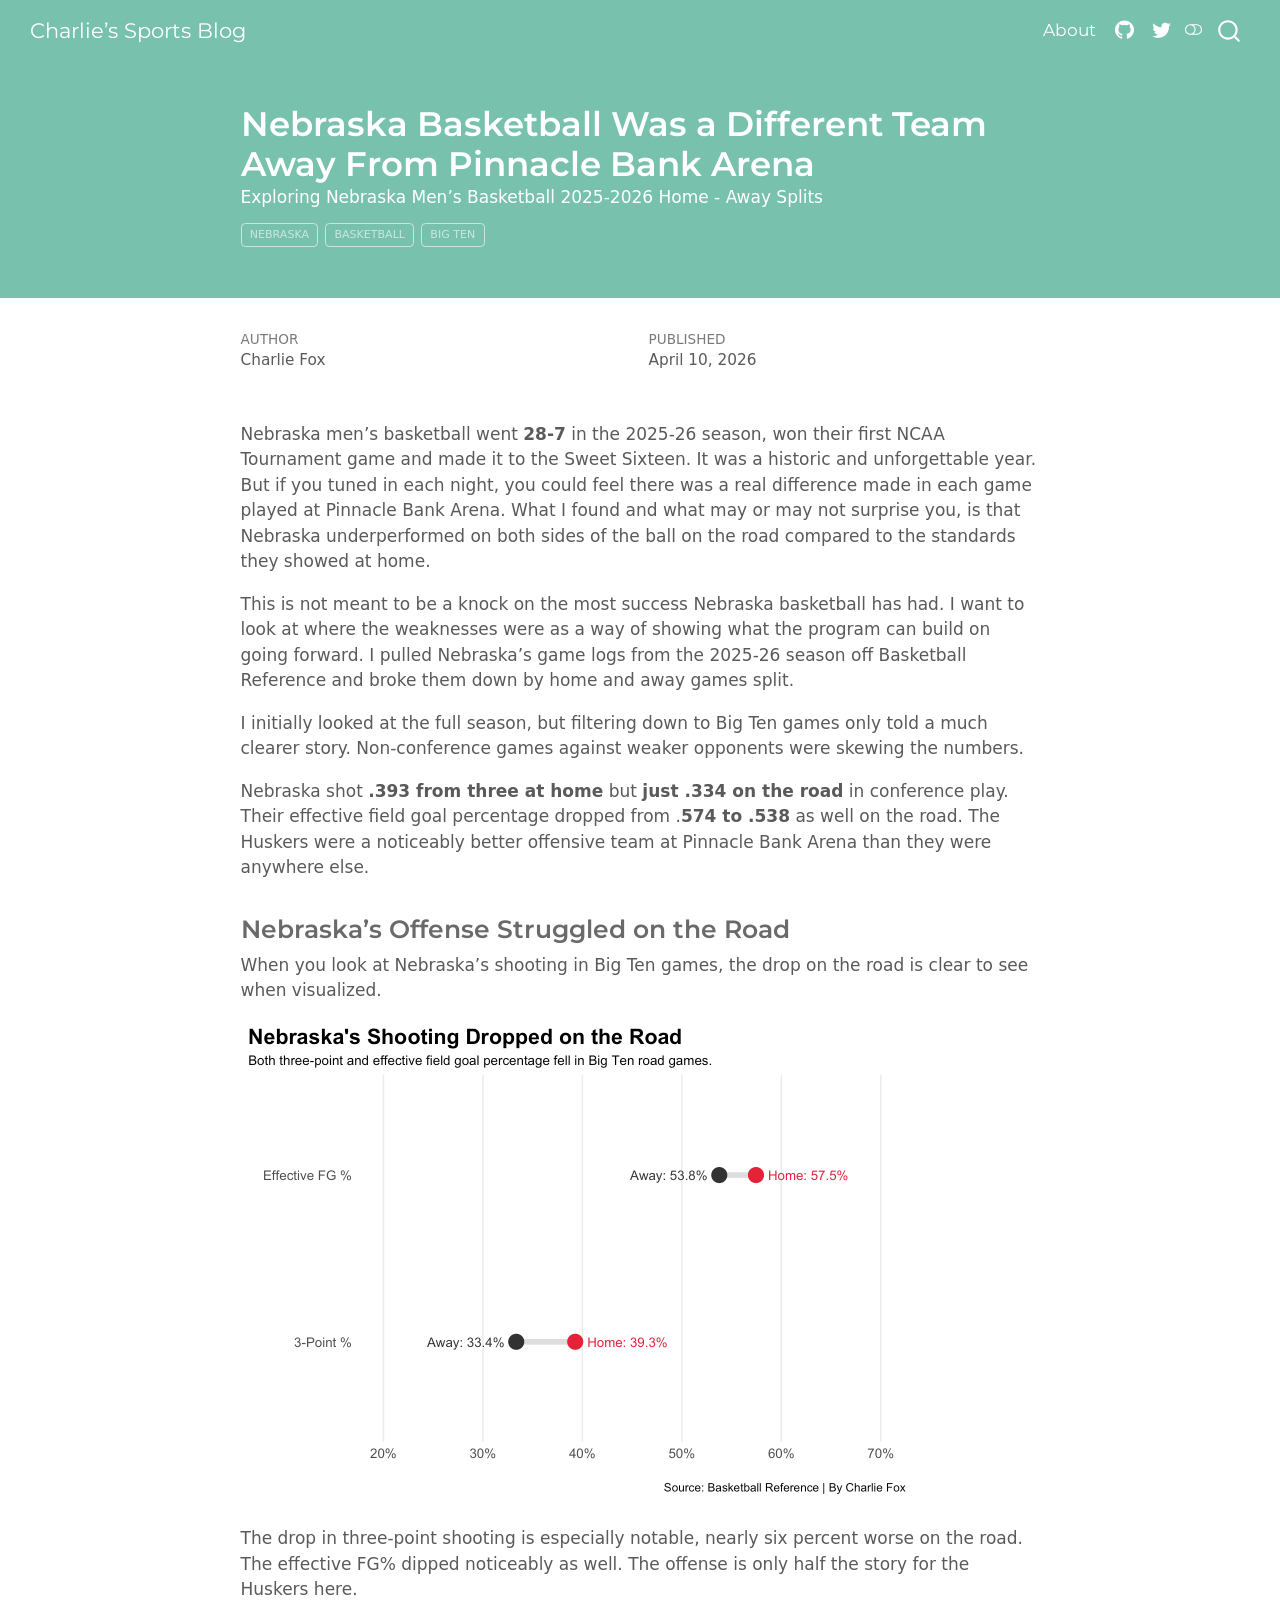
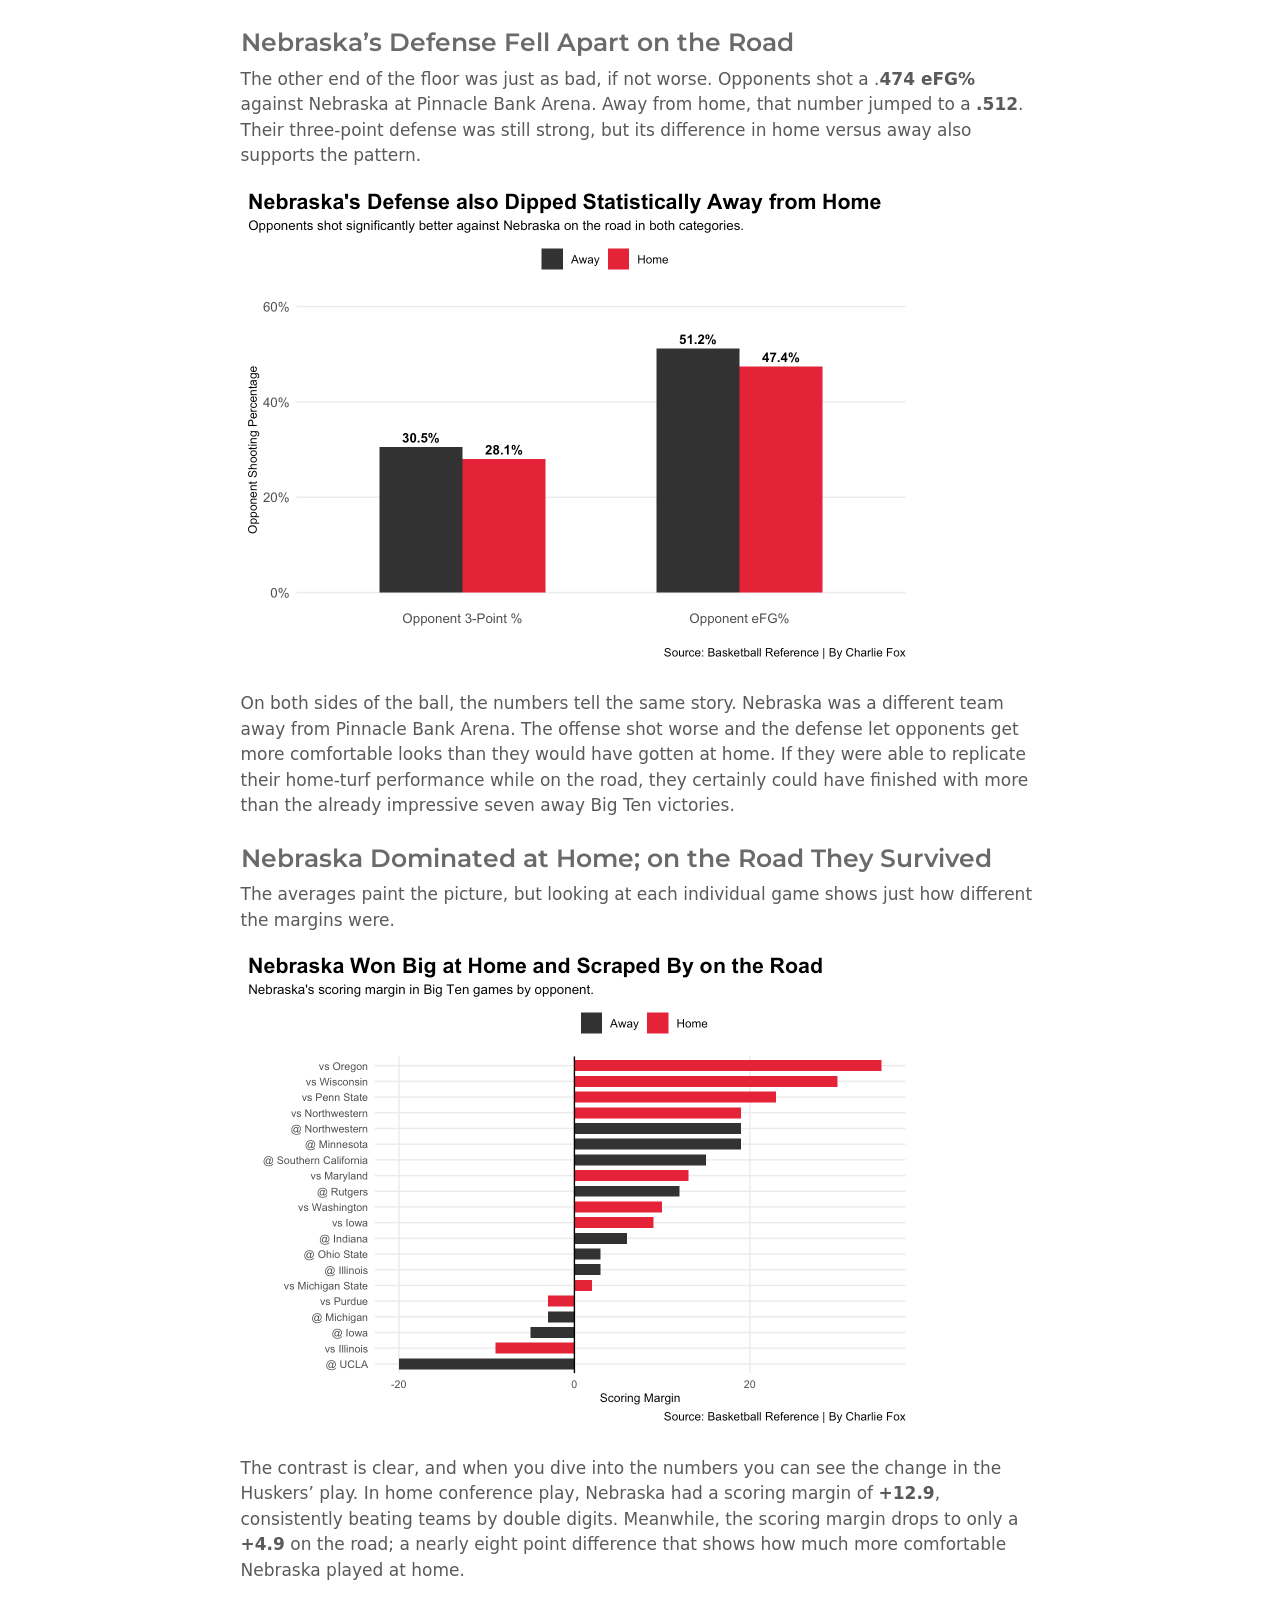
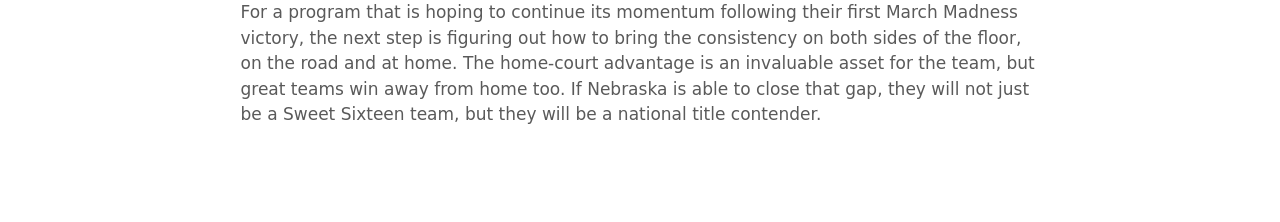
<file: posts/project-number-1/index.html>
<!DOCTYPE html>
<html xmlns="http://www.w3.org/1999/xhtml" lang="en" xml:lang="en"><head>

<meta charset="utf-8">
<meta name="generator" content="quarto-1.9.36">

<meta name="viewport" content="width=device-width, initial-scale=1.0, user-scalable=yes">

<meta name="author" content="Charlie Fox">
<meta name="dcterms.date" content="2026-04-10">
<meta name="description" content="Exploring Nebraska Men’s Basketball 2025-2026 Home - Away Splits">

<title>Nebraska Basketball Was a Different Team Away From Pinnacle Bank Arena – Charlie’s Sports Blog</title>
<style>
/* Default styles provided by pandoc.
** See https://pandoc.org/MANUAL.html#variables-for-html for config info.
*/
code{white-space: pre-wrap;}
span.smallcaps{font-variant: small-caps;}
div.columns{display: flex; gap: min(4vw, 1.5em);}
div.column{flex: auto; overflow-x: auto;}
div.hanging-indent{margin-left: 1.5em; text-indent: -1.5em;}
ul.task-list{list-style: none;}
ul.task-list li input[type="checkbox"] {
  width: 0.8em;
  margin: 0 0.8em 0.2em -1em; /* quarto-specific, see https://github.com/quarto-dev/quarto-cli/issues/4556 */ 
  vertical-align: middle;
}
</style>


<script src="../../site_libs/quarto-nav/quarto-nav.js"></script>
<script src="../../site_libs/quarto-nav/headroom.min.js"></script>
<script src="../../site_libs/clipboard/clipboard.min.js"></script>
<script src="../../site_libs/quarto-search/autocomplete.umd.js"></script>
<script src="../../site_libs/quarto-search/fuse.min.js"></script>
<script src="../../site_libs/quarto-search/quarto-search.js"></script>
<meta name="quarto:offset" content="../../">
<link href="../../logo.png" rel="icon" type="image/png">
<script src="../../site_libs/quarto-html/quarto.js" type="module"></script>
<script src="../../site_libs/quarto-html/tabsets/tabsets.js" type="module"></script>
<script src="../../site_libs/quarto-html/popper.min.js"></script>
<script src="../../site_libs/quarto-html/tippy.umd.min.js"></script>
<script src="../../site_libs/quarto-html/anchor.min.js"></script>
<link href="../../site_libs/quarto-html/tippy.css" rel="stylesheet">
<link href="../../site_libs/quarto-html/quarto-syntax-highlighting-845c23b38eaddc0f92fda52bfe77a8c8.css" rel="stylesheet" class="quarto-color-scheme" id="quarto-text-highlighting-styles">
<link href="../../site_libs/quarto-html/quarto-syntax-highlighting-dark-f418161beb48e0141c760e455f12af2c.css" rel="stylesheet" class="quarto-color-scheme quarto-color-alternate" id="quarto-text-highlighting-styles">
<link href="../../site_libs/quarto-html/quarto-syntax-highlighting-845c23b38eaddc0f92fda52bfe77a8c8.css" rel="stylesheet" class="quarto-color-scheme-extra" id="quarto-text-highlighting-styles">
<script src="../../site_libs/bootstrap/bootstrap.min.js"></script>
<link href="../../site_libs/bootstrap/bootstrap-icons.css" rel="stylesheet">
<link href="../../site_libs/bootstrap/bootstrap-4397f41838bf6696a92fdfbed53ac40c.min.css" rel="stylesheet" append-hash="true" class="quarto-color-scheme" id="quarto-bootstrap" data-mode="light">
<link href="../../site_libs/bootstrap/bootstrap-dark-d8dc2c26069c3ddea70947751563c25d.min.css" rel="stylesheet" append-hash="true" class="quarto-color-scheme quarto-color-alternate" id="quarto-bootstrap" data-mode="light">
<link href="../../site_libs/bootstrap/bootstrap-4397f41838bf6696a92fdfbed53ac40c.min.css" rel="stylesheet" append-hash="true" class="quarto-color-scheme-extra" id="quarto-bootstrap" data-mode="light">
<script id="quarto-search-options" type="application/json">{
  "location": "navbar",
  "copy-button": false,
  "collapse-after": 3,
  "panel-placement": "end",
  "type": "overlay",
  "limit": 50,
  "keyboard-shortcut": [
    "f",
    "/",
    "s"
  ],
  "show-item-context": false,
  "language": {
    "search-no-results-text": "No results",
    "search-matching-documents-text": "matching documents",
    "search-copy-link-title": "Copy link to search",
    "search-hide-matches-text": "Hide additional matches",
    "search-more-match-text": "more match in this document",
    "search-more-matches-text": "more matches in this document",
    "search-clear-button-title": "Clear",
    "search-text-placeholder": "",
    "search-detached-cancel-button-title": "Cancel",
    "search-submit-button-title": "Submit",
    "search-label": "Search"
  }
}</script>


<link rel="stylesheet" href="../../styles.css">
</head>

<body class="nav-fixed fullcontent quarto-light"><script id="quarto-html-before-body" type="application/javascript">
    const toggleBodyColorMode = (bsSheetEl) => {
      const mode = bsSheetEl.getAttribute("data-mode");
      const bodyEl = window.document.querySelector("body");
      if (mode === "dark") {
        bodyEl.classList.add("quarto-dark");
        bodyEl.classList.remove("quarto-light");
      } else {
        bodyEl.classList.add("quarto-light");
        bodyEl.classList.remove("quarto-dark");
      }
    }
    const toggleBodyColorPrimary = () => {
      const bsSheetEl = window.document.querySelector("link#quarto-bootstrap:not([rel=disabled-stylesheet])");
      if (bsSheetEl) {
        toggleBodyColorMode(bsSheetEl);
      }
    }
    const setColorSchemeToggle = (alternate) => {
      const toggles = window.document.querySelectorAll('.quarto-color-scheme-toggle');
      for (let i=0; i < toggles.length; i++) {
        const toggle = toggles[i];
        if (toggle) {
          if (alternate) {
            toggle.classList.add("alternate");
          } else {
            toggle.classList.remove("alternate");
          }
        }
      }
    };
    const toggleColorMode = (alternate) => {
      // Switch the stylesheets
      const primaryStylesheets = window.document.querySelectorAll('link.quarto-color-scheme:not(.quarto-color-alternate)');
      const alternateStylesheets = window.document.querySelectorAll('link.quarto-color-scheme.quarto-color-alternate');
      manageTransitions('#quarto-margin-sidebar .nav-link', false);
      if (alternate) {
        // note: dark is layered on light, we don't disable primary!
        enableStylesheet(alternateStylesheets);
        for (const sheetNode of alternateStylesheets) {
          if (sheetNode.id === "quarto-bootstrap") {
            toggleBodyColorMode(sheetNode);
          }
        }
      } else {
        disableStylesheet(alternateStylesheets);
        enableStylesheet(primaryStylesheets)
        toggleBodyColorPrimary();
      }
      manageTransitions('#quarto-margin-sidebar .nav-link', true);
      // Switch the toggles
      setColorSchemeToggle(alternate)
      // Hack to workaround the fact that safari doesn't
      // properly recolor the scrollbar when toggling (#1455)
      if (navigator.userAgent.indexOf('Safari') > 0 && navigator.userAgent.indexOf('Chrome') == -1) {
        manageTransitions("body", false);
        window.scrollTo(0, 1);
        setTimeout(() => {
          window.scrollTo(0, 0);
          manageTransitions("body", true);
        }, 40);
      }
    }
    const disableStylesheet = (stylesheets) => {
      for (let i=0; i < stylesheets.length; i++) {
        const stylesheet = stylesheets[i];
        stylesheet.rel = 'disabled-stylesheet';
      }
    }
    const enableStylesheet = (stylesheets) => {
      for (let i=0; i < stylesheets.length; i++) {
        const stylesheet = stylesheets[i];
        if(stylesheet.rel !== 'stylesheet') { // for Chrome, which will still FOUC without this check
          stylesheet.rel = 'stylesheet';
        }
      }
    }
    const manageTransitions = (selector, allowTransitions) => {
      const els = window.document.querySelectorAll(selector);
      for (let i=0; i < els.length; i++) {
        const el = els[i];
        if (allowTransitions) {
          el.classList.remove('notransition');
        } else {
          el.classList.add('notransition');
        }
      }
    }
    const isFileUrl = () => {
      return window.location.protocol === 'file:';
    }
    const hasAlternateSentinel = () => {
      let styleSentinel = getColorSchemeSentinel();
      if (styleSentinel !== null) {
        return styleSentinel === "alternate";
      } else {
        return false;
      }
    }
    const setStyleSentinel = (alternate) => {
      const value = alternate ? "alternate" : "default";
      if (!isFileUrl()) {
        window.localStorage.setItem("quarto-color-scheme", value);
      } else {
        localAlternateSentinel = value;
      }
    }
    const getColorSchemeSentinel = () => {
      if (!isFileUrl()) {
        const storageValue = window.localStorage.getItem("quarto-color-scheme");
        return storageValue != null ? storageValue : localAlternateSentinel;
      } else {
        return localAlternateSentinel;
      }
    }
    const toggleGiscusIfUsed = (isAlternate, darkModeDefault) => {
      const baseTheme = document.querySelector('#giscus-base-theme')?.value ?? 'light';
      const alternateTheme = document.querySelector('#giscus-alt-theme')?.value ?? 'dark';
      let newTheme = '';
      if(authorPrefersDark) {
        newTheme = isAlternate ? baseTheme : alternateTheme;
      } else {
        newTheme = isAlternate ? alternateTheme : baseTheme;
      }
      const changeGiscusTheme = () => {
        // From: https://github.com/giscus/giscus/issues/336
        const sendMessage = (message) => {
          const iframe = document.querySelector('iframe.giscus-frame');
          if (!iframe) return;
          iframe.contentWindow.postMessage({ giscus: message }, 'https://giscus.app');
        }
        sendMessage({
          setConfig: {
            theme: newTheme
          }
        });
      }
      const isGiscussLoaded = window.document.querySelector('iframe.giscus-frame') !== null;
      if (isGiscussLoaded) {
        changeGiscusTheme();
      }
    };
    const authorPrefersDark = false;
    const darkModeDefault = authorPrefersDark;
      document.querySelector('link#quarto-text-highlighting-styles.quarto-color-scheme-extra').rel = 'disabled-stylesheet';
      document.querySelector('link#quarto-bootstrap.quarto-color-scheme-extra').rel = 'disabled-stylesheet';
    let localAlternateSentinel = darkModeDefault ? 'alternate' : 'default';
    // Dark / light mode switch
    window.quartoToggleColorScheme = () => {
      // Read the current dark / light value
      let toAlternate = !hasAlternateSentinel();
      toggleColorMode(toAlternate);
      setStyleSentinel(toAlternate);
      toggleGiscusIfUsed(toAlternate, darkModeDefault);
      window.dispatchEvent(new Event('resize'));
    };
    // Switch to dark mode if need be
    if (hasAlternateSentinel()) {
      toggleColorMode(true);
    } else {
      toggleColorMode(false);
    }
  </script>

<div id="quarto-search-results"></div>
  <header id="quarto-header" class="headroom fixed-top quarto-banner">
    <nav class="navbar navbar-expand-lg " data-bs-theme="dark">
      <div class="navbar-container container-fluid">
      <div class="navbar-brand-container mx-auto">
    <a class="navbar-brand" href="../../index.html">
    <span class="navbar-title">Charlie’s Sports Blog</span>
    </a>
  </div>
            <div id="quarto-search" class="" title="Search"></div>
          <button class="navbar-toggler" type="button" data-bs-toggle="collapse" data-bs-target="#navbarCollapse" aria-controls="navbarCollapse" role="menu" aria-expanded="false" aria-label="Toggle navigation" onclick="if (window.quartoToggleHeadroom) { window.quartoToggleHeadroom(); }">
  <span class="navbar-toggler-icon"></span>
</button>
          <div class="collapse navbar-collapse" id="navbarCollapse">
            <ul class="navbar-nav navbar-nav-scroll ms-auto">
  <li class="nav-item">
    <a class="nav-link" href="../../about.html"> 
<span class="menu-text">About</span></a>
  </li>  
  <li class="nav-item compact">
    <a class="nav-link" href="https://github.com/Charliefox22"> <i class="bi bi-github" role="img">
</i> 
<span class="menu-text"></span></a>
  </li>  
  <li class="nav-item compact">
    <a class="nav-link" href="https://x.com/CharlieFox49752"> <i class="bi bi-twitter" role="img">
</i> 
<span class="menu-text"></span></a>
  </li>  
</ul>
          </div> <!-- /navcollapse -->
            <div class="quarto-navbar-tools">
  <a href="" class="quarto-color-scheme-toggle quarto-navigation-tool  px-1" onclick="window.quartoToggleColorScheme(); return false;" title="Toggle dark mode"><i class="bi"></i></a>
</div>
      </div> <!-- /container-fluid -->
    </nav>
</header>
<!-- content -->
<header id="title-block-header" class="quarto-title-block default page-columns page-full">
  <div class="quarto-title-banner page-columns page-full">
    <div class="quarto-title column-body">
      <h1 class="title">Nebraska Basketball Was a Different Team Away From Pinnacle Bank Arena</h1>
                  <div>
        <div class="description">
          Exploring Nebraska Men’s Basketball 2025-2026 Home - Away Splits
        </div>
      </div>
                          <div class="quarto-categories">
                <div class="quarto-category">nebraska</div>
                <div class="quarto-category">basketball</div>
                <div class="quarto-category">big ten</div>
              </div>
                  </div>
  </div>
    
  
  <div class="quarto-title-meta">

      <div>
      <div class="quarto-title-meta-heading">Author</div>
      <div class="quarto-title-meta-contents">
               <p>Charlie Fox </p>
            </div>
    </div>
      
      <div>
      <div class="quarto-title-meta-heading">Published</div>
      <div class="quarto-title-meta-contents">
        <p class="date">April 10, 2026</p>
      </div>
    </div>
    
      
    </div>
    
  
  </header><div id="quarto-content" class="quarto-container page-columns page-rows-contents page-layout-article page-navbar">
<!-- sidebar -->
<!-- margin-sidebar -->
    
<!-- main -->
<main class="content quarto-banner-title-block" id="quarto-document-content">






<p>Nebraska men’s basketball went <strong>28-7</strong> in the 2025-26 season, won their first NCAA Tournament game and made it to the Sweet Sixteen. It was a historic and unforgettable year. But if you tuned in each night, you could feel there was a real difference made in each game played at Pinnacle Bank Arena. What I found and what may or may not surprise you, is that Nebraska underperformed on both sides of the ball on the road compared to the standards they showed at home.</p>
<p>This is not meant to be a knock on the most success Nebraska basketball has had. I want to look at where the weaknesses were as a way of showing what the program can build on going forward. I pulled Nebraska’s game logs from the 2025-26 season off Basketball Reference and broke them down by home and away games split.</p>
<p>I initially looked at the full season, but filtering down to Big Ten games only told a much clearer story. Non-conference games against weaker opponents were skewing the numbers.</p>
<p>Nebraska shot <strong>.393 from three at home</strong> but <strong>just .334 on the road</strong> in conference play. Their effective field goal percentage dropped from .<strong>574 to .538</strong> as well on the road. The Huskers were a noticeably better offensive team at Pinnacle Bank Arena than they were anywhere else.</p>
<section id="nebraskas-offense-struggled-on-the-road" class="level3">
<h3 class="anchored" data-anchor-id="nebraskas-offense-struggled-on-the-road">Nebraska’s Offense Struggled on the Road</h3>
<p>When you look at Nebraska’s shooting in Big Ten games, the drop on the road is clear to see when visualized.</p>
<div class="cell">
<div class="cell-output-display">
<div>
<figure class="figure">
<p><img src="index_files/figure-html/unnamed-chunk-3-1.png" class="img-fluid figure-img" width="672"></p>
</figure>
</div>
</div>
</div>
<p>The drop in three-point shooting is especially notable, nearly six percent worse on the road. The effective FG% dipped noticeably as well. The offense is only half the story for the Huskers here.</p>
</section>
<section id="nebraskas-defense-fell-apart-on-the-road" class="level3">
<h3 class="anchored" data-anchor-id="nebraskas-defense-fell-apart-on-the-road">Nebraska’s Defense Fell Apart on the Road</h3>
<p>The other end of the floor was just as bad, if not worse. Opponents shot a .<strong>474 eFG%</strong> against Nebraska at Pinnacle Bank Arena. Away from home, that number jumped to a <strong>.512</strong>. Their three-point defense was still strong, but its difference in home versus away also supports the pattern.</p>
<div class="cell">
<div class="cell-output-display">
<div>
<figure class="figure">
<p><img src="index_files/figure-html/unnamed-chunk-4-1.png" class="img-fluid figure-img" width="672"></p>
</figure>
</div>
</div>
</div>
<p>On both sides of the ball, the numbers tell the same story. Nebraska was a different team away from Pinnacle Bank Arena. The offense shot worse and the defense let opponents get more comfortable looks than they would have gotten at home. If they were able to replicate their home-turf performance while on the road, they certainly could have finished with more than the already impressive seven away Big Ten victories.</p>
</section>
<section id="nebraska-dominated-at-home-on-the-road-they-survived" class="level3">
<h3 class="anchored" data-anchor-id="nebraska-dominated-at-home-on-the-road-they-survived">Nebraska Dominated at Home; on the Road They Survived</h3>
<p>The averages paint the picture, but looking at each individual game shows just how different the margins were.</p>
<div class="cell">
<div class="cell-output-display">
<div>
<figure class="figure">
<p><img src="index_files/figure-html/unnamed-chunk-5-1.png" class="img-fluid figure-img" width="672"></p>
</figure>
</div>
</div>
</div>
<p>The contrast is clear, and when you dive into the numbers you can see the change in the Huskers’ play. In home conference play, Nebraska had a scoring margin of <strong>+12.9</strong>, consistently beating teams by double digits. Meanwhile, the scoring margin drops to only a <strong>+4.9</strong> on the road; a nearly eight point difference that shows how much more comfortable Nebraska played at home.</p>
<p>For a program that is hoping to continue its momentum following their first March Madness victory, the next step is figuring out how to bring the consistency on both sides of the floor, on the road and at home. The home-court advantage is an invaluable asset for the team, but great teams win away from home too. If Nebraska is able to close that gap, they will not just be a Sweet Sixteen team, but they will be a national title contender.</p>


</section>

</main> <!-- /main -->
<script id="quarto-html-after-body" type="application/javascript">
  window.document.addEventListener("DOMContentLoaded", function (event) {
    // Ensure there is a toggle, if there isn't float one in the top right
    if (window.document.querySelector('.quarto-color-scheme-toggle') === null) {
      const a = window.document.createElement('a');
      a.classList.add('top-right');
      a.classList.add('quarto-color-scheme-toggle');
      a.href = "";
      a.onclick = function() { try { window.quartoToggleColorScheme(); } catch {} return false; };
      const i = window.document.createElement("i");
      i.classList.add('bi');
      a.appendChild(i);
      window.document.body.appendChild(a);
    }
    setColorSchemeToggle(hasAlternateSentinel())
    const icon = "";
    const anchorJS = new window.AnchorJS();
    anchorJS.options = {
      placement: 'right',
      icon: icon
    };
    anchorJS.add('.anchored');
    const isCodeAnnotation = (el) => {
      for (const clz of el.classList) {
        if (clz.startsWith('code-annotation-')) {                     
          return true;
        }
      }
      return false;
    }
    const onCopySuccess = function(e) {
      // button target
      const button = e.trigger;
      // don't keep focus
      button.blur();
      // flash "checked"
      button.classList.add('code-copy-button-checked');
      var currentTitle = button.getAttribute("title");
      button.setAttribute("title", "Copied!");
      let tooltip;
      if (window.bootstrap) {
        button.setAttribute("data-bs-toggle", "tooltip");
        button.setAttribute("data-bs-placement", "left");
        button.setAttribute("data-bs-title", "Copied!");
        tooltip = new bootstrap.Tooltip(button, 
          { trigger: "manual", 
            customClass: "code-copy-button-tooltip",
            offset: [0, -8]});
        tooltip.show();    
      }
      setTimeout(function() {
        if (tooltip) {
          tooltip.hide();
          button.removeAttribute("data-bs-title");
          button.removeAttribute("data-bs-toggle");
          button.removeAttribute("data-bs-placement");
        }
        button.setAttribute("title", currentTitle);
        button.classList.remove('code-copy-button-checked');
      }, 1000);
      // clear code selection
      e.clearSelection();
    }
    const getTextToCopy = function(trigger) {
      const outerScaffold = trigger.parentElement.cloneNode(true);
      const codeEl = outerScaffold.querySelector('code');
      for (const childEl of codeEl.children) {
        if (isCodeAnnotation(childEl)) {
          childEl.remove();
        }
      }
      return codeEl.innerText;
    }
    const clipboard = new window.ClipboardJS('.code-copy-button:not([data-in-quarto-modal])', {
      text: getTextToCopy
    });
    clipboard.on('success', onCopySuccess);
    if (window.document.getElementById('quarto-embedded-source-code-modal')) {
      const clipboardModal = new window.ClipboardJS('.code-copy-button[data-in-quarto-modal]', {
        text: getTextToCopy,
        container: window.document.getElementById('quarto-embedded-source-code-modal')
      });
      clipboardModal.on('success', onCopySuccess);
    }
      var localhostRegex = new RegExp(/^(?:http|https):\/\/localhost\:?[0-9]*\//);
      var mailtoRegex = new RegExp(/^mailto:/);
        var filterRegex = new RegExp('/' + window.location.host + '/');
      var isInternal = (href) => {
          return filterRegex.test(href) || localhostRegex.test(href) || mailtoRegex.test(href);
      }
      // Inspect non-navigation links and adorn them if external
     var links = window.document.querySelectorAll('a[href]:not(.nav-link):not(.navbar-brand):not(.toc-action):not(.sidebar-link):not(.sidebar-item-toggle):not(.pagination-link):not(.no-external):not([aria-hidden]):not(.dropdown-item):not(.quarto-navigation-tool):not(.about-link)');
      for (var i=0; i<links.length; i++) {
        const link = links[i];
        if (!isInternal(link.href)) {
          // undo the damage that might have been done by quarto-nav.js in the case of
          // links that we want to consider external
          if (link.dataset.originalHref !== undefined) {
            link.href = link.dataset.originalHref;
          }
        }
      }
    function tippyHover(el, contentFn, onTriggerFn, onUntriggerFn) {
      const config = {
        allowHTML: true,
        maxWidth: 500,
        delay: 100,
        arrow: false,
        appendTo: function(el) {
            return el.parentElement;
        },
        interactive: true,
        interactiveBorder: 10,
        theme: 'quarto',
        placement: 'bottom-start',
      };
      if (contentFn) {
        config.content = contentFn;
      }
      if (onTriggerFn) {
        config.onTrigger = onTriggerFn;
      }
      if (onUntriggerFn) {
        config.onUntrigger = onUntriggerFn;
      }
      window.tippy(el, config); 
    }
    const noterefs = window.document.querySelectorAll('a[role="doc-noteref"]');
    for (var i=0; i<noterefs.length; i++) {
      const ref = noterefs[i];
      tippyHover(ref, function() {
        // use id or data attribute instead here
        let href = ref.getAttribute('data-footnote-href') || ref.getAttribute('href');
        try { href = new URL(href).hash; } catch {}
        const id = href.replace(/^#\/?/, "");
        const note = window.document.getElementById(id);
        if (note) {
          return note.innerHTML;
        } else {
          return "";
        }
      });
    }
    const xrefs = window.document.querySelectorAll('a.quarto-xref');
    const processXRef = (id, note) => {
      // Strip column container classes
      const stripColumnClz = (el) => {
        el.classList.remove("page-full", "page-columns");
        if (el.children) {
          for (const child of el.children) {
            stripColumnClz(child);
          }
        }
      }
      stripColumnClz(note)
      if (id === null || id.startsWith('sec-')) {
        // Special case sections, only their first couple elements
        const container = document.createElement("div");
        if (note.children && note.children.length > 2) {
          container.appendChild(note.children[0].cloneNode(true));
          for (let i = 1; i < note.children.length; i++) {
            const child = note.children[i];
            if (child.tagName === "P" && child.innerText === "") {
              continue;
            } else {
              container.appendChild(child.cloneNode(true));
              break;
            }
          }
          if (window.Quarto?.typesetMath) {
            window.Quarto.typesetMath(container);
          }
          return container.innerHTML
        } else {
          if (window.Quarto?.typesetMath) {
            window.Quarto.typesetMath(note);
          }
          return note.innerHTML;
        }
      } else {
        // Remove any anchor links if they are present
        const anchorLink = note.querySelector('a.anchorjs-link');
        if (anchorLink) {
          anchorLink.remove();
        }
        if (window.Quarto?.typesetMath) {
          window.Quarto.typesetMath(note);
        }
        if (note.classList.contains("callout")) {
          return note.outerHTML;
        } else {
          return note.innerHTML;
        }
      }
    }
    for (var i=0; i<xrefs.length; i++) {
      const xref = xrefs[i];
      tippyHover(xref, undefined, function(instance) {
        instance.disable();
        let url = xref.getAttribute('href');
        let hash = undefined; 
        if (url.startsWith('#')) {
          hash = url;
        } else {
          try { hash = new URL(url).hash; } catch {}
        }
        if (hash) {
          const id = hash.replace(/^#\/?/, "");
          const note = window.document.getElementById(id);
          if (note !== null) {
            try {
              const html = processXRef(id, note.cloneNode(true));
              instance.setContent(html);
            } finally {
              instance.enable();
              instance.show();
            }
          } else {
            // See if we can fetch this
            fetch(url.split('#')[0])
            .then(res => res.text())
            .then(html => {
              const parser = new DOMParser();
              const htmlDoc = parser.parseFromString(html, "text/html");
              const note = htmlDoc.getElementById(id);
              if (note !== null) {
                const html = processXRef(id, note);
                instance.setContent(html);
              } 
            }).finally(() => {
              instance.enable();
              instance.show();
            });
          }
        } else {
          // See if we can fetch a full url (with no hash to target)
          // This is a special case and we should probably do some content thinning / targeting
          fetch(url)
          .then(res => res.text())
          .then(html => {
            const parser = new DOMParser();
            const htmlDoc = parser.parseFromString(html, "text/html");
            const note = htmlDoc.querySelector('main.content');
            if (note !== null) {
              // This should only happen for chapter cross references
              // (since there is no id in the URL)
              // remove the first header
              if (note.children.length > 0 && note.children[0].tagName === "HEADER") {
                note.children[0].remove();
              }
              const html = processXRef(null, note);
              instance.setContent(html);
            } 
          }).finally(() => {
            instance.enable();
            instance.show();
          });
        }
      }, function(instance) {
      });
    }
        let selectedAnnoteEl;
        const selectorForAnnotation = ( cell, annotation) => {
          let cellAttr = 'data-code-cell="' + cell + '"';
          let lineAttr = 'data-code-annotation="' +  annotation + '"';
          const selector = 'span[' + cellAttr + '][' + lineAttr + ']';
          return selector;
        }
        const selectCodeLines = (annoteEl) => {
          const doc = window.document;
          const targetCell = annoteEl.getAttribute("data-target-cell");
          const targetAnnotation = annoteEl.getAttribute("data-target-annotation");
          const annoteSpan = window.document.querySelector(selectorForAnnotation(targetCell, targetAnnotation));
          const lines = annoteSpan.getAttribute("data-code-lines").split(",");
          const lineIds = lines.map((line) => {
            return targetCell + "-" + line;
          })
          let top = null;
          let height = null;
          let parent = null;
          if (lineIds.length > 0) {
              //compute the position of the single el (top and bottom and make a div)
              const el = window.document.getElementById(lineIds[0]);
              top = el.offsetTop;
              height = el.offsetHeight;
              parent = el.parentElement.parentElement;
            if (lineIds.length > 1) {
              const lastEl = window.document.getElementById(lineIds[lineIds.length - 1]);
              const bottom = lastEl.offsetTop + lastEl.offsetHeight;
              height = bottom - top;
            }
            if (top !== null && height !== null && parent !== null) {
              // cook up a div (if necessary) and position it 
              let div = window.document.getElementById("code-annotation-line-highlight");
              if (div === null) {
                div = window.document.createElement("div");
                div.setAttribute("id", "code-annotation-line-highlight");
                div.style.position = 'absolute';
                parent.appendChild(div);
              }
              div.style.top = top - 2 + "px";
              div.style.height = height + 4 + "px";
              div.style.left = 0;
              let gutterDiv = window.document.getElementById("code-annotation-line-highlight-gutter");
              if (gutterDiv === null) {
                gutterDiv = window.document.createElement("div");
                gutterDiv.setAttribute("id", "code-annotation-line-highlight-gutter");
                gutterDiv.style.position = 'absolute';
                const codeCell = window.document.getElementById(targetCell);
                const gutter = codeCell.querySelector('.code-annotation-gutter');
                gutter.appendChild(gutterDiv);
              }
              gutterDiv.style.top = top - 2 + "px";
              gutterDiv.style.height = height + 4 + "px";
            }
            selectedAnnoteEl = annoteEl;
          }
        };
        const unselectCodeLines = () => {
          const elementsIds = ["code-annotation-line-highlight", "code-annotation-line-highlight-gutter"];
          elementsIds.forEach((elId) => {
            const div = window.document.getElementById(elId);
            if (div) {
              div.remove();
            }
          });
          selectedAnnoteEl = undefined;
        };
          // Handle positioning of the toggle
      window.addEventListener(
        "resize",
        throttle(() => {
          elRect = undefined;
          if (selectedAnnoteEl) {
            selectCodeLines(selectedAnnoteEl);
          }
        }, 10)
      );
      function throttle(fn, ms) {
      let throttle = false;
      let timer;
        return (...args) => {
          if(!throttle) { // first call gets through
              fn.apply(this, args);
              throttle = true;
          } else { // all the others get throttled
              if(timer) clearTimeout(timer); // cancel #2
              timer = setTimeout(() => {
                fn.apply(this, args);
                timer = throttle = false;
              }, ms);
          }
        };
      }
        // Attach click handler to the DT
        const annoteDls = window.document.querySelectorAll('dt[data-target-cell]');
        for (const annoteDlNode of annoteDls) {
          annoteDlNode.addEventListener('click', (event) => {
            const clickedEl = event.target;
            if (clickedEl !== selectedAnnoteEl) {
              unselectCodeLines();
              const activeEl = window.document.querySelector('dt[data-target-cell].code-annotation-active');
              if (activeEl) {
                activeEl.classList.remove('code-annotation-active');
              }
              selectCodeLines(clickedEl);
              clickedEl.classList.add('code-annotation-active');
            } else {
              // Unselect the line
              unselectCodeLines();
              clickedEl.classList.remove('code-annotation-active');
            }
          });
        }
    const findCites = (el) => {
      const parentEl = el.parentElement;
      if (parentEl) {
        const cites = parentEl.dataset.cites;
        if (cites) {
          return {
            el,
            cites: cites.split(' ')
          };
        } else {
          return findCites(el.parentElement)
        }
      } else {
        return undefined;
      }
    };
    var bibliorefs = window.document.querySelectorAll('a[role="doc-biblioref"]');
    for (var i=0; i<bibliorefs.length; i++) {
      const ref = bibliorefs[i];
      const citeInfo = findCites(ref);
      if (citeInfo) {
        tippyHover(citeInfo.el, function() {
          var popup = window.document.createElement('div');
          citeInfo.cites.forEach(function(cite) {
            var citeDiv = window.document.createElement('div');
            citeDiv.classList.add('hanging-indent');
            citeDiv.classList.add('csl-entry');
            var biblioDiv = window.document.getElementById('ref-' + cite);
            if (biblioDiv) {
              citeDiv.innerHTML = biblioDiv.innerHTML;
            }
            popup.appendChild(citeDiv);
          });
          return popup.innerHTML;
        });
      }
    }
  });
  </script>
</div> <!-- /content -->




</body></html>
</file>
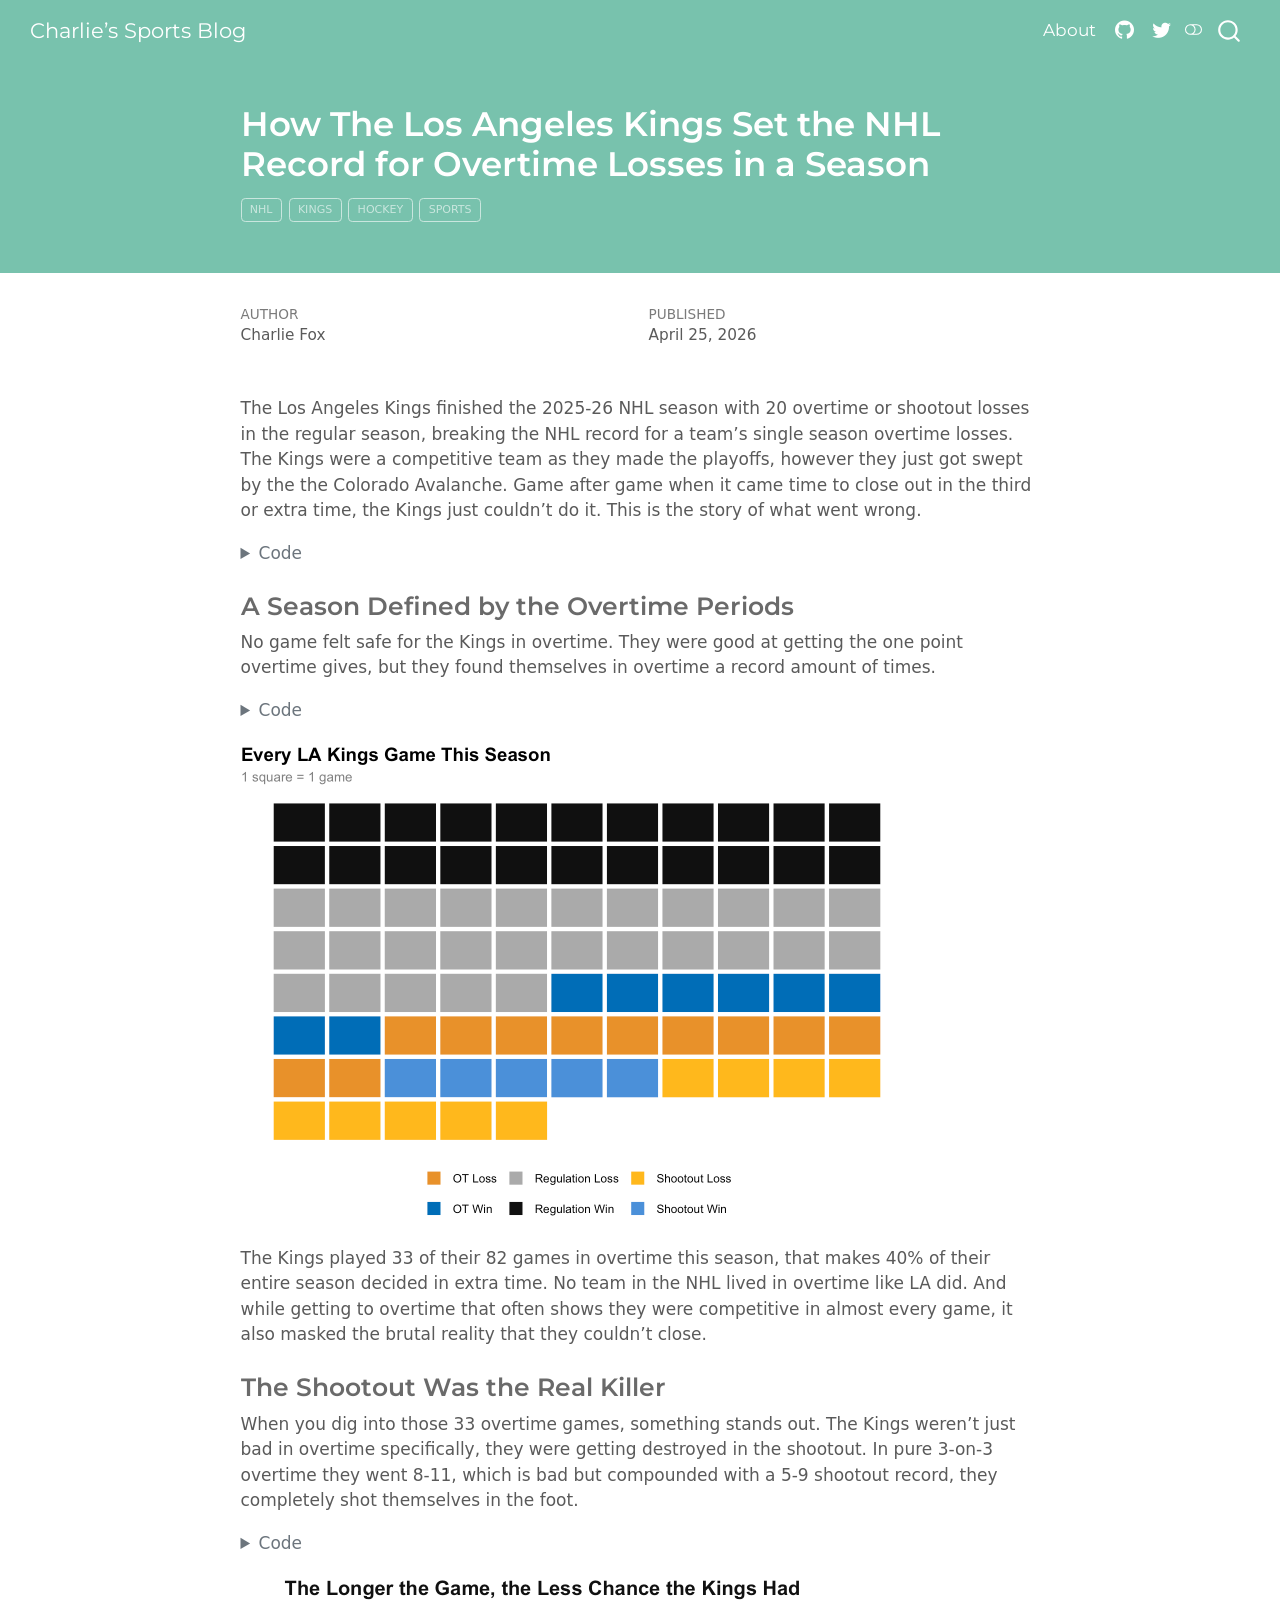
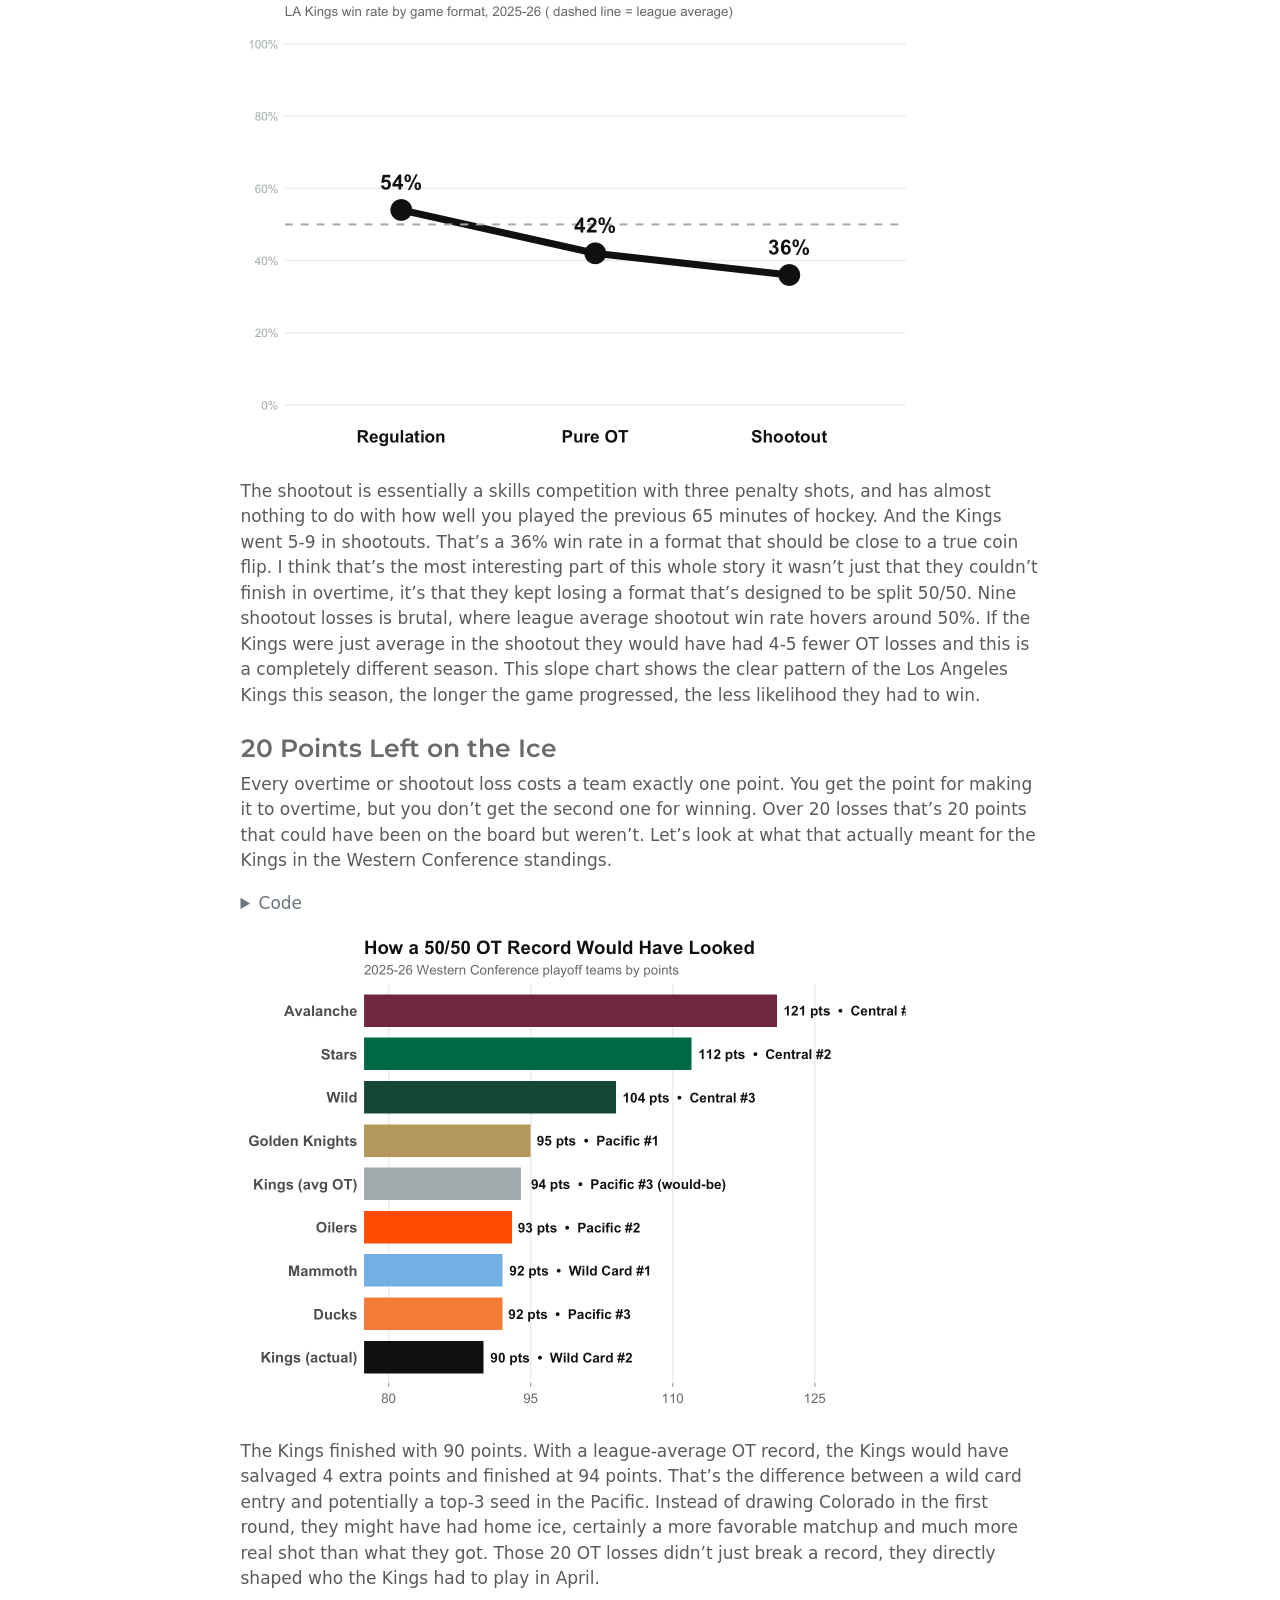
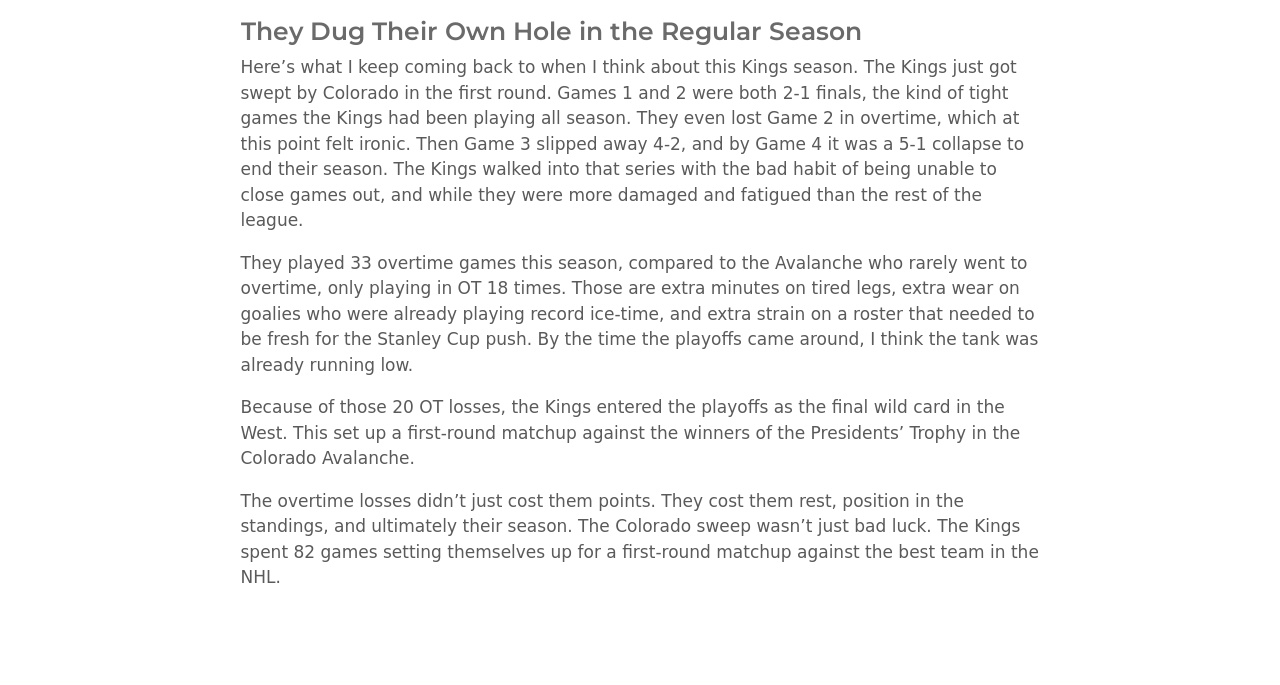
<file: posts/story-2-LAkings/index.html>
<!DOCTYPE html>
<html xmlns="http://www.w3.org/1999/xhtml" lang="en" xml:lang="en"><head>

<meta charset="utf-8">
<meta name="generator" content="quarto-1.9.36">

<meta name="viewport" content="width=device-width, initial-scale=1.0, user-scalable=yes">

<meta name="author" content="Charlie Fox">
<meta name="dcterms.date" content="2026-04-25">

<title>How The Los Angeles Kings Set the NHL Record for Overtime Losses in a Season – Charlie’s Sports Blog</title>
<style>
/* Default styles provided by pandoc.
** See https://pandoc.org/MANUAL.html#variables-for-html for config info.
*/
code{white-space: pre-wrap;}
span.smallcaps{font-variant: small-caps;}
div.columns{display: flex; gap: min(4vw, 1.5em);}
div.column{flex: auto; overflow-x: auto;}
div.hanging-indent{margin-left: 1.5em; text-indent: -1.5em;}
ul.task-list{list-style: none;}
ul.task-list li input[type="checkbox"] {
  width: 0.8em;
  margin: 0 0.8em 0.2em -1em; /* quarto-specific, see https://github.com/quarto-dev/quarto-cli/issues/4556 */ 
  vertical-align: middle;
}
/* CSS for syntax highlighting */
html { -webkit-text-size-adjust: 100%; }
pre > code.sourceCode { white-space: pre; position: relative; }
pre > code.sourceCode > span { display: inline-block; line-height: 1.25; }
pre > code.sourceCode > span:empty { height: 1.2em; }
.sourceCode { overflow: visible; }
code.sourceCode > span { color: inherit; text-decoration: inherit; }
div.sourceCode { margin: 1em 0; }
pre.sourceCode { margin: 0; }
@media screen {
div.sourceCode { overflow: auto; }
}
@media print {
pre > code.sourceCode { white-space: pre-wrap; }
pre > code.sourceCode > span { text-indent: -5em; padding-left: 5em; }
}
pre.numberSource code
  { counter-reset: source-line 0; }
pre.numberSource code > span
  { position: relative; left: -4em; counter-increment: source-line; }
pre.numberSource code > span > a:first-child::before
  { content: counter(source-line);
    position: relative; left: -1em; text-align: right; vertical-align: baseline;
    border: none; display: inline-block;
    -webkit-touch-callout: none; -webkit-user-select: none;
    -khtml-user-select: none; -moz-user-select: none;
    -ms-user-select: none; user-select: none;
    padding: 0 4px; width: 4em;
  }
pre.numberSource { margin-left: 3em;  padding-left: 4px; }
div.sourceCode
  {   }
@media screen {
pre > code.sourceCode > span > a:first-child::before { text-decoration: underline; }
}
</style>


<script src="../../site_libs/quarto-nav/quarto-nav.js"></script>
<script src="../../site_libs/quarto-nav/headroom.min.js"></script>
<script src="../../site_libs/clipboard/clipboard.min.js"></script>
<script src="../../site_libs/quarto-search/autocomplete.umd.js"></script>
<script src="../../site_libs/quarto-search/fuse.min.js"></script>
<script src="../../site_libs/quarto-search/quarto-search.js"></script>
<meta name="quarto:offset" content="../../">
<link href="../../logo.png" rel="icon" type="image/png">
<script src="../../site_libs/quarto-html/quarto.js" type="module"></script>
<script src="../../site_libs/quarto-html/tabsets/tabsets.js" type="module"></script>
<script src="../../site_libs/quarto-html/popper.min.js"></script>
<script src="../../site_libs/quarto-html/tippy.umd.min.js"></script>
<script src="../../site_libs/quarto-html/anchor.min.js"></script>
<link href="../../site_libs/quarto-html/tippy.css" rel="stylesheet">
<link href="../../site_libs/quarto-html/quarto-syntax-highlighting-845c23b38eaddc0f92fda52bfe77a8c8.css" rel="stylesheet" class="quarto-color-scheme" id="quarto-text-highlighting-styles">
<link href="../../site_libs/quarto-html/quarto-syntax-highlighting-dark-f418161beb48e0141c760e455f12af2c.css" rel="stylesheet" class="quarto-color-scheme quarto-color-alternate" id="quarto-text-highlighting-styles">
<link href="../../site_libs/quarto-html/quarto-syntax-highlighting-845c23b38eaddc0f92fda52bfe77a8c8.css" rel="stylesheet" class="quarto-color-scheme-extra" id="quarto-text-highlighting-styles">
<script src="../../site_libs/bootstrap/bootstrap.min.js"></script>
<link href="../../site_libs/bootstrap/bootstrap-icons.css" rel="stylesheet">
<link href="../../site_libs/bootstrap/bootstrap-4397f41838bf6696a92fdfbed53ac40c.min.css" rel="stylesheet" append-hash="true" class="quarto-color-scheme" id="quarto-bootstrap" data-mode="light">
<link href="../../site_libs/bootstrap/bootstrap-dark-d8dc2c26069c3ddea70947751563c25d.min.css" rel="stylesheet" append-hash="true" class="quarto-color-scheme quarto-color-alternate" id="quarto-bootstrap" data-mode="light">
<link href="../../site_libs/bootstrap/bootstrap-4397f41838bf6696a92fdfbed53ac40c.min.css" rel="stylesheet" append-hash="true" class="quarto-color-scheme-extra" id="quarto-bootstrap" data-mode="light">
<script id="quarto-search-options" type="application/json">{
  "location": "navbar",
  "copy-button": false,
  "collapse-after": 3,
  "panel-placement": "end",
  "type": "overlay",
  "limit": 50,
  "keyboard-shortcut": [
    "f",
    "/",
    "s"
  ],
  "show-item-context": false,
  "language": {
    "search-no-results-text": "No results",
    "search-matching-documents-text": "matching documents",
    "search-copy-link-title": "Copy link to search",
    "search-hide-matches-text": "Hide additional matches",
    "search-more-match-text": "more match in this document",
    "search-more-matches-text": "more matches in this document",
    "search-clear-button-title": "Clear",
    "search-text-placeholder": "",
    "search-detached-cancel-button-title": "Cancel",
    "search-submit-button-title": "Submit",
    "search-label": "Search"
  }
}</script>


<link rel="stylesheet" href="../../styles.css">
</head>

<body class="nav-fixed fullcontent quarto-light"><script id="quarto-html-before-body" type="application/javascript">
    const toggleBodyColorMode = (bsSheetEl) => {
      const mode = bsSheetEl.getAttribute("data-mode");
      const bodyEl = window.document.querySelector("body");
      if (mode === "dark") {
        bodyEl.classList.add("quarto-dark");
        bodyEl.classList.remove("quarto-light");
      } else {
        bodyEl.classList.add("quarto-light");
        bodyEl.classList.remove("quarto-dark");
      }
    }
    const toggleBodyColorPrimary = () => {
      const bsSheetEl = window.document.querySelector("link#quarto-bootstrap:not([rel=disabled-stylesheet])");
      if (bsSheetEl) {
        toggleBodyColorMode(bsSheetEl);
      }
    }
    const setColorSchemeToggle = (alternate) => {
      const toggles = window.document.querySelectorAll('.quarto-color-scheme-toggle');
      for (let i=0; i < toggles.length; i++) {
        const toggle = toggles[i];
        if (toggle) {
          if (alternate) {
            toggle.classList.add("alternate");
          } else {
            toggle.classList.remove("alternate");
          }
        }
      }
    };
    const toggleColorMode = (alternate) => {
      // Switch the stylesheets
      const primaryStylesheets = window.document.querySelectorAll('link.quarto-color-scheme:not(.quarto-color-alternate)');
      const alternateStylesheets = window.document.querySelectorAll('link.quarto-color-scheme.quarto-color-alternate');
      manageTransitions('#quarto-margin-sidebar .nav-link', false);
      if (alternate) {
        // note: dark is layered on light, we don't disable primary!
        enableStylesheet(alternateStylesheets);
        for (const sheetNode of alternateStylesheets) {
          if (sheetNode.id === "quarto-bootstrap") {
            toggleBodyColorMode(sheetNode);
          }
        }
      } else {
        disableStylesheet(alternateStylesheets);
        enableStylesheet(primaryStylesheets)
        toggleBodyColorPrimary();
      }
      manageTransitions('#quarto-margin-sidebar .nav-link', true);
      // Switch the toggles
      setColorSchemeToggle(alternate)
      // Hack to workaround the fact that safari doesn't
      // properly recolor the scrollbar when toggling (#1455)
      if (navigator.userAgent.indexOf('Safari') > 0 && navigator.userAgent.indexOf('Chrome') == -1) {
        manageTransitions("body", false);
        window.scrollTo(0, 1);
        setTimeout(() => {
          window.scrollTo(0, 0);
          manageTransitions("body", true);
        }, 40);
      }
    }
    const disableStylesheet = (stylesheets) => {
      for (let i=0; i < stylesheets.length; i++) {
        const stylesheet = stylesheets[i];
        stylesheet.rel = 'disabled-stylesheet';
      }
    }
    const enableStylesheet = (stylesheets) => {
      for (let i=0; i < stylesheets.length; i++) {
        const stylesheet = stylesheets[i];
        if(stylesheet.rel !== 'stylesheet') { // for Chrome, which will still FOUC without this check
          stylesheet.rel = 'stylesheet';
        }
      }
    }
    const manageTransitions = (selector, allowTransitions) => {
      const els = window.document.querySelectorAll(selector);
      for (let i=0; i < els.length; i++) {
        const el = els[i];
        if (allowTransitions) {
          el.classList.remove('notransition');
        } else {
          el.classList.add('notransition');
        }
      }
    }
    const isFileUrl = () => {
      return window.location.protocol === 'file:';
    }
    const hasAlternateSentinel = () => {
      let styleSentinel = getColorSchemeSentinel();
      if (styleSentinel !== null) {
        return styleSentinel === "alternate";
      } else {
        return false;
      }
    }
    const setStyleSentinel = (alternate) => {
      const value = alternate ? "alternate" : "default";
      if (!isFileUrl()) {
        window.localStorage.setItem("quarto-color-scheme", value);
      } else {
        localAlternateSentinel = value;
      }
    }
    const getColorSchemeSentinel = () => {
      if (!isFileUrl()) {
        const storageValue = window.localStorage.getItem("quarto-color-scheme");
        return storageValue != null ? storageValue : localAlternateSentinel;
      } else {
        return localAlternateSentinel;
      }
    }
    const toggleGiscusIfUsed = (isAlternate, darkModeDefault) => {
      const baseTheme = document.querySelector('#giscus-base-theme')?.value ?? 'light';
      const alternateTheme = document.querySelector('#giscus-alt-theme')?.value ?? 'dark';
      let newTheme = '';
      if(authorPrefersDark) {
        newTheme = isAlternate ? baseTheme : alternateTheme;
      } else {
        newTheme = isAlternate ? alternateTheme : baseTheme;
      }
      const changeGiscusTheme = () => {
        // From: https://github.com/giscus/giscus/issues/336
        const sendMessage = (message) => {
          const iframe = document.querySelector('iframe.giscus-frame');
          if (!iframe) return;
          iframe.contentWindow.postMessage({ giscus: message }, 'https://giscus.app');
        }
        sendMessage({
          setConfig: {
            theme: newTheme
          }
        });
      }
      const isGiscussLoaded = window.document.querySelector('iframe.giscus-frame') !== null;
      if (isGiscussLoaded) {
        changeGiscusTheme();
      }
    };
    const authorPrefersDark = false;
    const darkModeDefault = authorPrefersDark;
      document.querySelector('link#quarto-text-highlighting-styles.quarto-color-scheme-extra').rel = 'disabled-stylesheet';
      document.querySelector('link#quarto-bootstrap.quarto-color-scheme-extra').rel = 'disabled-stylesheet';
    let localAlternateSentinel = darkModeDefault ? 'alternate' : 'default';
    // Dark / light mode switch
    window.quartoToggleColorScheme = () => {
      // Read the current dark / light value
      let toAlternate = !hasAlternateSentinel();
      toggleColorMode(toAlternate);
      setStyleSentinel(toAlternate);
      toggleGiscusIfUsed(toAlternate, darkModeDefault);
      window.dispatchEvent(new Event('resize'));
    };
    // Switch to dark mode if need be
    if (hasAlternateSentinel()) {
      toggleColorMode(true);
    } else {
      toggleColorMode(false);
    }
  </script>

<div id="quarto-search-results"></div>
  <header id="quarto-header" class="headroom fixed-top quarto-banner">
    <nav class="navbar navbar-expand-lg " data-bs-theme="dark">
      <div class="navbar-container container-fluid">
      <div class="navbar-brand-container mx-auto">
    <a class="navbar-brand" href="../../index.html">
    <span class="navbar-title">Charlie’s Sports Blog</span>
    </a>
  </div>
            <div id="quarto-search" class="" title="Search"></div>
          <button class="navbar-toggler" type="button" data-bs-toggle="collapse" data-bs-target="#navbarCollapse" aria-controls="navbarCollapse" role="menu" aria-expanded="false" aria-label="Toggle navigation" onclick="if (window.quartoToggleHeadroom) { window.quartoToggleHeadroom(); }">
  <span class="navbar-toggler-icon"></span>
</button>
          <div class="collapse navbar-collapse" id="navbarCollapse">
            <ul class="navbar-nav navbar-nav-scroll ms-auto">
  <li class="nav-item">
    <a class="nav-link" href="../../about.html"> 
<span class="menu-text">About</span></a>
  </li>  
  <li class="nav-item compact">
    <a class="nav-link" href="https://github.com/Charliefox22"> <i class="bi bi-github" role="img">
</i> 
<span class="menu-text"></span></a>
  </li>  
  <li class="nav-item compact">
    <a class="nav-link" href="https://x.com/CharlieFox49752"> <i class="bi bi-twitter" role="img">
</i> 
<span class="menu-text"></span></a>
  </li>  
</ul>
          </div> <!-- /navcollapse -->
            <div class="quarto-navbar-tools">
  <a href="" class="quarto-color-scheme-toggle quarto-navigation-tool  px-1" onclick="window.quartoToggleColorScheme(); return false;" title="Toggle dark mode"><i class="bi"></i></a>
</div>
      </div> <!-- /container-fluid -->
    </nav>
</header>
<!-- content -->
<header id="title-block-header" class="quarto-title-block default page-columns page-full">
  <div class="quarto-title-banner page-columns page-full">
    <div class="quarto-title column-body">
      <h1 class="title">How The Los Angeles Kings Set the NHL Record for Overtime Losses in a Season</h1>
                                <div class="quarto-categories">
                <div class="quarto-category">nhl</div>
                <div class="quarto-category">kings</div>
                <div class="quarto-category">hockey</div>
                <div class="quarto-category">sports</div>
              </div>
                  </div>
  </div>
    
  
  <div class="quarto-title-meta">

      <div>
      <div class="quarto-title-meta-heading">Author</div>
      <div class="quarto-title-meta-contents">
               <p>Charlie Fox </p>
            </div>
    </div>
      
      <div>
      <div class="quarto-title-meta-heading">Published</div>
      <div class="quarto-title-meta-contents">
        <p class="date">April 25, 2026</p>
      </div>
    </div>
    
      
    </div>
    
  
  </header><div id="quarto-content" class="quarto-container page-columns page-rows-contents page-layout-article page-navbar">
<!-- sidebar -->
<!-- margin-sidebar -->
    
<!-- main -->
<main class="content quarto-banner-title-block" id="quarto-document-content">






<p>The Los Angeles Kings finished the 2025-26 NHL season with 20 overtime or shootout losses in the regular season, breaking the NHL record for a team’s single season overtime losses. The Kings were a competitive team as they made the playoffs, however they just got swept by the the Colorado Avalanche. Game after game when it came time to close out in the third or extra time, the Kings just couldn’t do it. This is the story of what went wrong.</p>
<div class="cell">
<details class="code-fold">
<summary>Code</summary>
<div class="code-copy-outer-scaffold"><div class="sourceCode cell-code" id="cb1"><pre class="sourceCode r code-with-copy"><code class="sourceCode r"><span id="cb1-1"><a href="#cb1-1" aria-hidden="true" tabindex="-1"></a><span class="fu">library</span>(tidyverse)</span>
<span id="cb1-2"><a href="#cb1-2" aria-hidden="true" tabindex="-1"></a></span>
<span id="cb1-3"><a href="#cb1-3" aria-hidden="true" tabindex="-1"></a>lakings <span class="ot">&lt;-</span> <span class="fu">read_csv</span>(<span class="st">"kings-gamelog.csv"</span>, <span class="at">skip=</span><span class="dv">1</span>) <span class="sc">|&gt;</span></span>
<span id="cb1-4"><a href="#cb1-4" aria-hidden="true" tabindex="-1"></a>  <span class="fu">slice</span>(<span class="sc">-</span><span class="dv">1</span>) <span class="sc">|&gt;</span></span>
<span id="cb1-5"><a href="#cb1-5" aria-hidden="true" tabindex="-1"></a>  <span class="fu">filter</span>(<span class="sc">!</span><span class="fu">is.na</span>(Rk), Rk <span class="sc">!=</span> <span class="st">"Rk"</span>) <span class="sc">|&gt;</span></span>
<span id="cb1-6"><a href="#cb1-6" aria-hidden="true" tabindex="-1"></a>  <span class="fu">mutate</span>(</span>
<span id="cb1-7"><a href="#cb1-7" aria-hidden="true" tabindex="-1"></a>    <span class="at">OT_loss =</span> Rslt <span class="sc">==</span> <span class="st">"L"</span> <span class="sc">&amp;</span> OT <span class="sc">%in%</span> <span class="fu">c</span>(<span class="st">"OT"</span>, <span class="st">"SO"</span>),</span>
<span id="cb1-8"><a href="#cb1-8" aria-hidden="true" tabindex="-1"></a>    <span class="at">OT_win =</span> Rslt <span class="sc">==</span> <span class="st">"W"</span> <span class="sc">&amp;</span> OT <span class="sc">%in%</span> <span class="fu">c</span>(<span class="st">"OT"</span>, <span class="st">"SO"</span>),</span>
<span id="cb1-9"><a href="#cb1-9" aria-hidden="true" tabindex="-1"></a>    <span class="at">game_num =</span> <span class="fu">as.numeric</span>(Gtm)</span>
<span id="cb1-10"><a href="#cb1-10" aria-hidden="true" tabindex="-1"></a>  )</span></code></pre></div><button title="Copy to Clipboard" class="code-copy-button"><i class="bi"></i></button></div>
</details>
</div>
<section id="a-season-defined-by-the-overtime-periods" class="level3">
<h3 class="anchored" data-anchor-id="a-season-defined-by-the-overtime-periods">A Season Defined by the Overtime Periods</h3>
<p>No game felt safe for the Kings in overtime. They were good at getting the one point overtime gives, but they found themselves in overtime a record amount of times.</p>
<div class="cell">
<details class="code-fold">
<summary>Code</summary>
<div class="code-copy-outer-scaffold"><div class="sourceCode cell-code" id="cb2"><pre class="sourceCode r code-with-copy"><code class="sourceCode r"><span id="cb2-1"><a href="#cb2-1" aria-hidden="true" tabindex="-1"></a>game_outcomes <span class="ot">&lt;-</span> lakings <span class="sc">|&gt;</span></span>
<span id="cb2-2"><a href="#cb2-2" aria-hidden="true" tabindex="-1"></a>  <span class="fu">mutate</span>(</span>
<span id="cb2-3"><a href="#cb2-3" aria-hidden="true" tabindex="-1"></a>    <span class="at">outcome =</span> <span class="fu">case_when</span>(</span>
<span id="cb2-4"><a href="#cb2-4" aria-hidden="true" tabindex="-1"></a>      Rslt <span class="sc">==</span> <span class="st">"W"</span> <span class="sc">&amp;</span> <span class="sc">!</span>OT <span class="sc">%in%</span> <span class="fu">c</span>(<span class="st">"OT"</span>, <span class="st">"SO"</span>) <span class="sc">~</span> <span class="st">"Regulation Win"</span>,</span>
<span id="cb2-5"><a href="#cb2-5" aria-hidden="true" tabindex="-1"></a>      Rslt <span class="sc">==</span> <span class="st">"L"</span> <span class="sc">&amp;</span> <span class="sc">!</span>OT <span class="sc">%in%</span> <span class="fu">c</span>(<span class="st">"OT"</span>, <span class="st">"SO"</span>) <span class="sc">~</span> <span class="st">"Regulation Loss"</span>,</span>
<span id="cb2-6"><a href="#cb2-6" aria-hidden="true" tabindex="-1"></a>      Rslt <span class="sc">==</span> <span class="st">"W"</span> <span class="sc">&amp;</span> OT <span class="sc">==</span> <span class="st">"OT"</span>              <span class="sc">~</span> <span class="st">"OT Win"</span>,</span>
<span id="cb2-7"><a href="#cb2-7" aria-hidden="true" tabindex="-1"></a>      Rslt <span class="sc">==</span> <span class="st">"L"</span> <span class="sc">&amp;</span> OT <span class="sc">==</span> <span class="st">"OT"</span>              <span class="sc">~</span> <span class="st">"OT Loss"</span>,</span>
<span id="cb2-8"><a href="#cb2-8" aria-hidden="true" tabindex="-1"></a>      Rslt <span class="sc">==</span> <span class="st">"W"</span> <span class="sc">&amp;</span> OT <span class="sc">==</span> <span class="st">"SO"</span>              <span class="sc">~</span> <span class="st">"Shootout Win"</span>,</span>
<span id="cb2-9"><a href="#cb2-9" aria-hidden="true" tabindex="-1"></a>      Rslt <span class="sc">==</span> <span class="st">"L"</span> <span class="sc">&amp;</span> OT <span class="sc">==</span> <span class="st">"SO"</span>              <span class="sc">~</span> <span class="st">"Shootout Loss"</span></span>
<span id="cb2-10"><a href="#cb2-10" aria-hidden="true" tabindex="-1"></a>    )</span>
<span id="cb2-11"><a href="#cb2-11" aria-hidden="true" tabindex="-1"></a>  ) <span class="sc">|&gt;</span></span>
<span id="cb2-12"><a href="#cb2-12" aria-hidden="true" tabindex="-1"></a>  <span class="fu">count</span>(outcome) <span class="sc">|&gt;</span></span>
<span id="cb2-13"><a href="#cb2-13" aria-hidden="true" tabindex="-1"></a>  <span class="fu">arrange</span>(<span class="fu">match</span>(outcome, <span class="fu">c</span>(</span>
<span id="cb2-14"><a href="#cb2-14" aria-hidden="true" tabindex="-1"></a>    <span class="st">"Regulation Win"</span>, <span class="st">"Regulation Loss"</span>,</span>
<span id="cb2-15"><a href="#cb2-15" aria-hidden="true" tabindex="-1"></a>    <span class="st">"OT Win"</span>, <span class="st">"OT Loss"</span>,</span>
<span id="cb2-16"><a href="#cb2-16" aria-hidden="true" tabindex="-1"></a>    <span class="st">"Shootout Win"</span>, <span class="st">"Shootout Loss"</span></span>
<span id="cb2-17"><a href="#cb2-17" aria-hidden="true" tabindex="-1"></a>  ))) <span class="sc">|&gt;</span></span>
<span id="cb2-18"><a href="#cb2-18" aria-hidden="true" tabindex="-1"></a>  <span class="fu">mutate</span>(<span class="at">game_num =</span> <span class="fu">row_number</span>()) <span class="sc">|&gt;</span></span>
<span id="cb2-19"><a href="#cb2-19" aria-hidden="true" tabindex="-1"></a>  <span class="fu">uncount</span>(n) <span class="sc">|&gt;</span></span>
<span id="cb2-20"><a href="#cb2-20" aria-hidden="true" tabindex="-1"></a>  <span class="fu">mutate</span>(</span>
<span id="cb2-21"><a href="#cb2-21" aria-hidden="true" tabindex="-1"></a>    <span class="at">game_num =</span> <span class="fu">row_number</span>(),</span>
<span id="cb2-22"><a href="#cb2-22" aria-hidden="true" tabindex="-1"></a>    <span class="at">col =</span> (game_num <span class="sc">-</span> <span class="dv">1</span>) <span class="sc">%%</span> <span class="dv">11</span> <span class="sc">+</span> <span class="dv">1</span>,</span>
<span id="cb2-23"><a href="#cb2-23" aria-hidden="true" tabindex="-1"></a>    <span class="at">row =</span> (game_num <span class="sc">-</span> <span class="dv">1</span>) <span class="sc">%/%</span> <span class="dv">11</span> <span class="sc">+</span> <span class="dv">1</span></span>
<span id="cb2-24"><a href="#cb2-24" aria-hidden="true" tabindex="-1"></a>  )</span>
<span id="cb2-25"><a href="#cb2-25" aria-hidden="true" tabindex="-1"></a></span>
<span id="cb2-26"><a href="#cb2-26" aria-hidden="true" tabindex="-1"></a><span class="fu">ggplot</span>(game_outcomes, <span class="fu">aes</span>(<span class="at">x =</span> col, <span class="at">y =</span> <span class="sc">-</span>row, <span class="at">fill =</span> outcome)) <span class="sc">+</span></span>
<span id="cb2-27"><a href="#cb2-27" aria-hidden="true" tabindex="-1"></a>  <span class="fu">geom_tile</span>(<span class="at">color =</span> <span class="st">"white"</span>, <span class="at">linewidth =</span> <span class="fl">1.5</span>) <span class="sc">+</span></span>
<span id="cb2-28"><a href="#cb2-28" aria-hidden="true" tabindex="-1"></a>  <span class="fu">scale_fill_manual</span>(<span class="at">values =</span> <span class="fu">c</span>(</span>
<span id="cb2-29"><a href="#cb2-29" aria-hidden="true" tabindex="-1"></a>    <span class="st">"Regulation Win"</span>  <span class="ot">=</span> <span class="st">"#111111"</span>,</span>
<span id="cb2-30"><a href="#cb2-30" aria-hidden="true" tabindex="-1"></a>    <span class="st">"Regulation Loss"</span> <span class="ot">=</span> <span class="st">"#AAAAAA"</span>,</span>
<span id="cb2-31"><a href="#cb2-31" aria-hidden="true" tabindex="-1"></a>    <span class="st">"OT Win"</span>          <span class="ot">=</span> <span class="st">"#006DB7"</span>,</span>
<span id="cb2-32"><a href="#cb2-32" aria-hidden="true" tabindex="-1"></a>    <span class="st">"OT Loss"</span>         <span class="ot">=</span> <span class="st">"#E8912A"</span>,</span>
<span id="cb2-33"><a href="#cb2-33" aria-hidden="true" tabindex="-1"></a>    <span class="st">"Shootout Win"</span>    <span class="ot">=</span> <span class="st">"#4A90D9"</span>,</span>
<span id="cb2-34"><a href="#cb2-34" aria-hidden="true" tabindex="-1"></a>    <span class="st">"Shootout Loss"</span>   <span class="ot">=</span> <span class="st">"#FFB81C"</span></span>
<span id="cb2-35"><a href="#cb2-35" aria-hidden="true" tabindex="-1"></a>  )) <span class="sc">+</span></span>
<span id="cb2-36"><a href="#cb2-36" aria-hidden="true" tabindex="-1"></a>  <span class="fu">labs</span>(</span>
<span id="cb2-37"><a href="#cb2-37" aria-hidden="true" tabindex="-1"></a>    <span class="at">title =</span> <span class="st">"Every LA Kings Game This Season"</span>,</span>
<span id="cb2-38"><a href="#cb2-38" aria-hidden="true" tabindex="-1"></a>    <span class="at">subtitle =</span> <span class="st">"1 square = 1 game"</span>,</span>
<span id="cb2-39"><a href="#cb2-39" aria-hidden="true" tabindex="-1"></a>    <span class="at">fill =</span> <span class="cn">NULL</span></span>
<span id="cb2-40"><a href="#cb2-40" aria-hidden="true" tabindex="-1"></a>  ) <span class="sc">+</span></span>
<span id="cb2-41"><a href="#cb2-41" aria-hidden="true" tabindex="-1"></a>  <span class="fu">theme_void</span>() <span class="sc">+</span></span>
<span id="cb2-42"><a href="#cb2-42" aria-hidden="true" tabindex="-1"></a>  <span class="fu">theme</span>(</span>
<span id="cb2-43"><a href="#cb2-43" aria-hidden="true" tabindex="-1"></a>    <span class="at">legend.position =</span> <span class="st">"bottom"</span>,</span>
<span id="cb2-44"><a href="#cb2-44" aria-hidden="true" tabindex="-1"></a>    <span class="at">plot.title =</span> <span class="fu">element_text</span>(<span class="at">face =</span> <span class="st">"bold"</span>, <span class="at">size =</span> <span class="dv">14</span>),</span>
<span id="cb2-45"><a href="#cb2-45" aria-hidden="true" tabindex="-1"></a>    <span class="at">plot.subtitle =</span> <span class="fu">element_text</span>(<span class="at">size =</span> <span class="dv">10</span>, <span class="at">color =</span> <span class="st">"gray50"</span>)</span>
<span id="cb2-46"><a href="#cb2-46" aria-hidden="true" tabindex="-1"></a>  )</span></code></pre></div><button title="Copy to Clipboard" class="code-copy-button"><i class="bi"></i></button></div>
</details>
<div class="cell-output-display">
<div>
<figure class="figure">
<p><img src="index_files/figure-html/unnamed-chunk-2-1.png" class="img-fluid figure-img" width="672"></p>
</figure>
</div>
</div>
</div>
<p>The Kings played 33 of their 82 games in overtime this season, that makes 40% of their entire season decided in extra time. No team in the NHL lived in overtime like LA did. And while getting to overtime that often shows they were competitive in almost every game, it also masked the brutal reality that they couldn’t close.</p>
</section>
<section id="the-shootout-was-the-real-killer" class="level3">
<h3 class="anchored" data-anchor-id="the-shootout-was-the-real-killer">The Shootout Was the Real Killer</h3>
<p>When you dig into those 33 overtime games, something stands out. The Kings weren’t just bad in overtime specifically, they were getting destroyed in the shootout. In pure 3-on-3 overtime they went 8-11, which is bad but compounded with a 5-9 shootout record, they completely shot themselves in the foot.</p>
<div class="cell">
<details class="code-fold">
<summary>Code</summary>
<div class="code-copy-outer-scaffold"><div class="sourceCode cell-code" id="cb3"><pre class="sourceCode r code-with-copy"><code class="sourceCode r"><span id="cb3-1"><a href="#cb3-1" aria-hidden="true" tabindex="-1"></a>slope_data <span class="ot">&lt;-</span> <span class="fu">data.frame</span>(</span>
<span id="cb3-2"><a href="#cb3-2" aria-hidden="true" tabindex="-1"></a>  <span class="at">format =</span> <span class="fu">factor</span>(<span class="fu">c</span>(<span class="st">"Regulation"</span>, <span class="st">"Pure OT"</span>, <span class="st">"Shootout"</span>),</span>
<span id="cb3-3"><a href="#cb3-3" aria-hidden="true" tabindex="-1"></a>                  <span class="at">levels =</span> <span class="fu">c</span>(<span class="st">"Regulation"</span>, <span class="st">"Pure OT"</span>, <span class="st">"Shootout"</span>)),</span>
<span id="cb3-4"><a href="#cb3-4" aria-hidden="true" tabindex="-1"></a>  <span class="at">rate =</span> <span class="fu">c</span>(<span class="dv">54</span>, <span class="dv">42</span>, <span class="dv">36</span>)</span>
<span id="cb3-5"><a href="#cb3-5" aria-hidden="true" tabindex="-1"></a>)</span>
<span id="cb3-6"><a href="#cb3-6" aria-hidden="true" tabindex="-1"></a></span>
<span id="cb3-7"><a href="#cb3-7" aria-hidden="true" tabindex="-1"></a><span class="fu">ggplot</span>(slope_data, <span class="fu">aes</span>(<span class="at">x =</span> format, <span class="at">y =</span> rate, <span class="at">group =</span> <span class="dv">1</span>)) <span class="sc">+</span></span>
<span id="cb3-8"><a href="#cb3-8" aria-hidden="true" tabindex="-1"></a>  <span class="fu">geom_line</span>(<span class="at">linewidth =</span> <span class="fl">2.5</span>, <span class="at">color =</span> <span class="st">"#111111"</span>) <span class="sc">+</span></span>
<span id="cb3-9"><a href="#cb3-9" aria-hidden="true" tabindex="-1"></a>  <span class="fu">geom_point</span>(<span class="at">size =</span> <span class="dv">7</span>, <span class="at">color =</span> <span class="st">"#111111"</span>) <span class="sc">+</span></span>
<span id="cb3-10"><a href="#cb3-10" aria-hidden="true" tabindex="-1"></a>    <span class="fu">geom_hline</span>(<span class="at">yintercept =</span> <span class="dv">50</span>, <span class="at">linetype =</span> <span class="st">"dashed"</span>, <span class="at">color =</span> <span class="st">"#A2AAAD"</span>, <span class="at">linewidth =</span> <span class="fl">0.7</span>) <span class="sc">+</span></span>
<span id="cb3-11"><a href="#cb3-11" aria-hidden="true" tabindex="-1"></a>  <span class="fu">geom_text</span>(<span class="fu">aes</span>(<span class="at">label =</span> <span class="fu">paste0</span>(rate, <span class="st">"%"</span>)),</span>
<span id="cb3-12"><a href="#cb3-12" aria-hidden="true" tabindex="-1"></a>            <span class="at">vjust =</span> <span class="sc">-</span><span class="fl">1.4</span>, <span class="at">fontface =</span> <span class="st">"bold"</span>, <span class="at">size =</span> <span class="fl">5.5</span>, <span class="at">color =</span> <span class="st">"#111111"</span>) <span class="sc">+</span></span>
<span id="cb3-13"><a href="#cb3-13" aria-hidden="true" tabindex="-1"></a>  <span class="fu">scale_x_discrete</span>(<span class="at">expand =</span> <span class="fu">expansion</span>(<span class="at">mult =</span> <span class="fu">c</span>(<span class="fl">0.3</span>, <span class="fl">0.3</span>))) <span class="sc">+</span></span>
<span id="cb3-14"><a href="#cb3-14" aria-hidden="true" tabindex="-1"></a>    <span class="fu">scale_y_continuous</span>(<span class="at">limits =</span> <span class="fu">c</span>(<span class="dv">0</span>, <span class="dv">100</span>), <span class="at">breaks =</span> <span class="fu">seq</span>(<span class="dv">0</span>, <span class="dv">100</span>, <span class="at">by =</span> <span class="dv">20</span>),</span>
<span id="cb3-15"><a href="#cb3-15" aria-hidden="true" tabindex="-1"></a>                     <span class="at">labels =</span> <span class="cf">function</span>(x) <span class="fu">paste0</span>(x, <span class="st">"%"</span>)) <span class="sc">+</span></span>
<span id="cb3-16"><a href="#cb3-16" aria-hidden="true" tabindex="-1"></a>  <span class="fu">labs</span>(</span>
<span id="cb3-17"><a href="#cb3-17" aria-hidden="true" tabindex="-1"></a>    <span class="at">title =</span> <span class="st">"The Longer the Game, the Less Chance the Kings Had"</span>,</span>
<span id="cb3-18"><a href="#cb3-18" aria-hidden="true" tabindex="-1"></a>    <span class="at">subtitle =</span> <span class="st">"LA Kings win rate by game format, 2025-26 ( dashed line = league average)"</span>,</span>
<span id="cb3-19"><a href="#cb3-19" aria-hidden="true" tabindex="-1"></a>    <span class="at">x =</span> <span class="cn">NULL</span>,</span>
<span id="cb3-20"><a href="#cb3-20" aria-hidden="true" tabindex="-1"></a>    <span class="at">y =</span> <span class="cn">NULL</span></span>
<span id="cb3-21"><a href="#cb3-21" aria-hidden="true" tabindex="-1"></a>  ) <span class="sc">+</span></span>
<span id="cb3-22"><a href="#cb3-22" aria-hidden="true" tabindex="-1"></a>  <span class="fu">theme_minimal</span>() <span class="sc">+</span></span>
<span id="cb3-23"><a href="#cb3-23" aria-hidden="true" tabindex="-1"></a>  <span class="fu">theme</span>(</span>
<span id="cb3-24"><a href="#cb3-24" aria-hidden="true" tabindex="-1"></a>    <span class="at">plot.title =</span> <span class="fu">element_text</span>(<span class="at">face =</span> <span class="st">"bold"</span>, <span class="at">size =</span> <span class="dv">15</span>, <span class="at">color =</span> <span class="st">"#111111"</span>),</span>
<span id="cb3-25"><a href="#cb3-25" aria-hidden="true" tabindex="-1"></a>    <span class="at">plot.subtitle =</span> <span class="fu">element_text</span>(<span class="at">size =</span> <span class="dv">10</span>, <span class="at">color =</span> <span class="st">"#666666"</span>),</span>
<span id="cb3-26"><a href="#cb3-26" aria-hidden="true" tabindex="-1"></a>    <span class="at">panel.grid.minor =</span> <span class="fu">element_blank</span>(),</span>
<span id="cb3-27"><a href="#cb3-27" aria-hidden="true" tabindex="-1"></a>    <span class="at">panel.grid.major.x =</span> <span class="fu">element_blank</span>(),</span>
<span id="cb3-28"><a href="#cb3-28" aria-hidden="true" tabindex="-1"></a>    <span class="at">axis.text.x =</span> <span class="fu">element_text</span>(<span class="at">face =</span> <span class="st">"bold"</span>, <span class="at">size =</span> <span class="dv">13</span>, <span class="at">color =</span> <span class="st">"#111111"</span>),</span>
<span id="cb3-29"><a href="#cb3-29" aria-hidden="true" tabindex="-1"></a>    <span class="at">axis.text.y =</span> <span class="fu">element_text</span>(<span class="at">color =</span> <span class="st">"#A2AAAD"</span>)</span>
<span id="cb3-30"><a href="#cb3-30" aria-hidden="true" tabindex="-1"></a>  )</span></code></pre></div><button title="Copy to Clipboard" class="code-copy-button"><i class="bi"></i></button></div>
</details>
<div class="cell-output-display">
<div>
<figure class="figure">
<p><img src="index_files/figure-html/unnamed-chunk-3-1.png" class="img-fluid figure-img" width="672"></p>
</figure>
</div>
</div>
</div>
<p>The shootout is essentially a skills competition with three penalty shots, and has almost nothing to do with how well you played the previous 65 minutes of hockey. And the Kings went 5-9 in shootouts. That’s a 36% win rate in a format that should be close to a true coin flip. I think that’s the most interesting part of this whole story it wasn’t just that they couldn’t finish in overtime, it’s that they kept losing a format that’s designed to be split 50/50. Nine shootout losses is brutal, where league average shootout win rate hovers around 50%. If the Kings were just average in the shootout they would have had 4-5 fewer OT losses and this is a completely different season. This slope chart shows the clear pattern of the Los Angeles Kings this season, the longer the game progressed, the less likelihood they had to win.</p>
</section>
<section id="points-left-on-the-ice" class="level3">
<h3 class="anchored" data-anchor-id="points-left-on-the-ice">20 Points Left on the Ice</h3>
<p>Every overtime or shootout loss costs a team exactly one point. You get the point for making it to overtime, but you don’t get the second one for winning. Over 20 losses that’s 20 points that could have been on the board but weren’t. Let’s look at what that actually meant for the Kings in the Western Conference standings.</p>
<div class="cell">
<details class="code-fold">
<summary>Code</summary>
<div class="code-copy-outer-scaffold"><div class="sourceCode cell-code" id="cb4"><pre class="sourceCode r code-with-copy"><code class="sourceCode r"><span id="cb4-1"><a href="#cb4-1" aria-hidden="true" tabindex="-1"></a>west_playoffs <span class="ot">&lt;-</span> <span class="fu">data.frame</span>(</span>
<span id="cb4-2"><a href="#cb4-2" aria-hidden="true" tabindex="-1"></a>  <span class="at">team =</span> <span class="fu">c</span>(<span class="st">"Avalanche"</span>, <span class="st">"Stars"</span>, <span class="st">"Wild"</span>,</span>
<span id="cb4-3"><a href="#cb4-3" aria-hidden="true" tabindex="-1"></a>           <span class="st">"Golden Knights"</span>, <span class="st">"Oilers"</span>, <span class="st">"Ducks"</span>,</span>
<span id="cb4-4"><a href="#cb4-4" aria-hidden="true" tabindex="-1"></a>           <span class="st">"Mammoth"</span>, <span class="st">"Kings (actual)"</span>, <span class="st">"Kings (avg OT)"</span>),</span>
<span id="cb4-5"><a href="#cb4-5" aria-hidden="true" tabindex="-1"></a>  <span class="at">points =</span> <span class="fu">c</span>(<span class="dv">121</span>, <span class="dv">112</span>, <span class="dv">104</span>, <span class="dv">95</span>, <span class="dv">93</span>, <span class="dv">92</span>, <span class="dv">92</span>, <span class="dv">90</span>, <span class="dv">94</span>),</span>
<span id="cb4-6"><a href="#cb4-6" aria-hidden="true" tabindex="-1"></a>  <span class="at">seed_label =</span> <span class="fu">c</span>(<span class="st">"Central #1"</span>, <span class="st">"Central #2"</span>, <span class="st">"Central #3"</span>,</span>
<span id="cb4-7"><a href="#cb4-7" aria-hidden="true" tabindex="-1"></a>                 <span class="st">"Pacific #1"</span>, <span class="st">"Pacific #2"</span>, <span class="st">"Pacific #3"</span>,</span>
<span id="cb4-8"><a href="#cb4-8" aria-hidden="true" tabindex="-1"></a>                 <span class="st">"Wild Card #1"</span>, <span class="st">"Wild Card #2"</span>, <span class="st">"Pacific #3 (would-be)"</span>)</span>
<span id="cb4-9"><a href="#cb4-9" aria-hidden="true" tabindex="-1"></a>)</span>
<span id="cb4-10"><a href="#cb4-10" aria-hidden="true" tabindex="-1"></a></span>
<span id="cb4-11"><a href="#cb4-11" aria-hidden="true" tabindex="-1"></a>team_colors <span class="ot">&lt;-</span> <span class="fu">c</span>(</span>
<span id="cb4-12"><a href="#cb4-12" aria-hidden="true" tabindex="-1"></a>  <span class="st">"Avalanche"</span>           <span class="ot">=</span> <span class="st">"#6F263D"</span>,</span>
<span id="cb4-13"><a href="#cb4-13" aria-hidden="true" tabindex="-1"></a>  <span class="st">"Stars"</span>               <span class="ot">=</span> <span class="st">"#006847"</span>,</span>
<span id="cb4-14"><a href="#cb4-14" aria-hidden="true" tabindex="-1"></a>  <span class="st">"Wild"</span>                <span class="ot">=</span> <span class="st">"#154734"</span>,</span>
<span id="cb4-15"><a href="#cb4-15" aria-hidden="true" tabindex="-1"></a>  <span class="st">"Golden Knights"</span>      <span class="ot">=</span> <span class="st">"#B4975A"</span>,</span>
<span id="cb4-16"><a href="#cb4-16" aria-hidden="true" tabindex="-1"></a>  <span class="st">"Oilers"</span>              <span class="ot">=</span> <span class="st">"#FF4C00"</span>,</span>
<span id="cb4-17"><a href="#cb4-17" aria-hidden="true" tabindex="-1"></a>  <span class="st">"Ducks"</span>               <span class="ot">=</span> <span class="st">"#F47A38"</span>,</span>
<span id="cb4-18"><a href="#cb4-18" aria-hidden="true" tabindex="-1"></a>  <span class="st">"Mammoth"</span>             <span class="ot">=</span> <span class="st">"#71AFE5"</span>,</span>
<span id="cb4-19"><a href="#cb4-19" aria-hidden="true" tabindex="-1"></a>  <span class="st">"Kings (actual)"</span>      <span class="ot">=</span> <span class="st">"#111111"</span>,</span>
<span id="cb4-20"><a href="#cb4-20" aria-hidden="true" tabindex="-1"></a>  <span class="st">"Kings (avg OT)"</span>      <span class="ot">=</span> <span class="st">"#A2AAAD"</span></span>
<span id="cb4-21"><a href="#cb4-21" aria-hidden="true" tabindex="-1"></a>)</span>
<span id="cb4-22"><a href="#cb4-22" aria-hidden="true" tabindex="-1"></a></span>
<span id="cb4-23"><a href="#cb4-23" aria-hidden="true" tabindex="-1"></a><span class="fu">ggplot</span>(west_playoffs, <span class="fu">aes</span>(<span class="at">x =</span> points, <span class="at">y =</span> <span class="fu">reorder</span>(team, points), <span class="at">fill =</span> team)) <span class="sc">+</span></span>
<span id="cb4-24"><a href="#cb4-24" aria-hidden="true" tabindex="-1"></a>  <span class="fu">geom_bar</span>(<span class="at">stat =</span> <span class="st">"identity"</span>, <span class="at">width =</span> <span class="fl">0.75</span>) <span class="sc">+</span></span>
<span id="cb4-25"><a href="#cb4-25" aria-hidden="true" tabindex="-1"></a>  <span class="fu">geom_text</span>(<span class="fu">aes</span>(<span class="at">label =</span> <span class="fu">paste0</span>(points, <span class="st">" pts  •  "</span>, seed_label)),</span>
<span id="cb4-26"><a href="#cb4-26" aria-hidden="true" tabindex="-1"></a>            <span class="at">hjust =</span> <span class="sc">-</span><span class="fl">0.05</span>, <span class="at">fontface =</span> <span class="st">"bold"</span>, <span class="at">size =</span> <span class="fl">3.6</span>, <span class="at">color =</span> <span class="st">"#111111"</span>) <span class="sc">+</span></span>
<span id="cb4-27"><a href="#cb4-27" aria-hidden="true" tabindex="-1"></a>  <span class="fu">scale_fill_manual</span>(<span class="at">values =</span> team_colors) <span class="sc">+</span></span>
<span id="cb4-28"><a href="#cb4-28" aria-hidden="true" tabindex="-1"></a>   <span class="fu">scale_x_continuous</span>(<span class="at">breaks =</span> <span class="fu">seq</span>(<span class="dv">80</span>, <span class="dv">125</span>, <span class="at">by =</span> <span class="dv">15</span>)) <span class="sc">+</span></span>
<span id="cb4-29"><a href="#cb4-29" aria-hidden="true" tabindex="-1"></a>  <span class="fu">coord_cartesian</span>(<span class="at">xlim =</span> <span class="fu">c</span>(<span class="dv">80</span>, <span class="dv">132</span>)) <span class="sc">+</span> </span>
<span id="cb4-30"><a href="#cb4-30" aria-hidden="true" tabindex="-1"></a>  <span class="fu">labs</span>(</span>
<span id="cb4-31"><a href="#cb4-31" aria-hidden="true" tabindex="-1"></a>    <span class="at">title =</span> <span class="st">"How a 50/50 OT Record Would Have Looked"</span>,</span>
<span id="cb4-32"><a href="#cb4-32" aria-hidden="true" tabindex="-1"></a>    <span class="at">subtitle =</span> <span class="st">"2025-26 Western Conference playoff teams by points"</span>,</span>
<span id="cb4-33"><a href="#cb4-33" aria-hidden="true" tabindex="-1"></a>    <span class="at">x =</span> <span class="cn">NULL</span>,</span>
<span id="cb4-34"><a href="#cb4-34" aria-hidden="true" tabindex="-1"></a>    <span class="at">y =</span> <span class="cn">NULL</span></span>
<span id="cb4-35"><a href="#cb4-35" aria-hidden="true" tabindex="-1"></a>  ) <span class="sc">+</span></span>
<span id="cb4-36"><a href="#cb4-36" aria-hidden="true" tabindex="-1"></a>  <span class="fu">theme_minimal</span>() <span class="sc">+</span></span>
<span id="cb4-37"><a href="#cb4-37" aria-hidden="true" tabindex="-1"></a>  <span class="fu">theme</span>(</span>
<span id="cb4-38"><a href="#cb4-38" aria-hidden="true" tabindex="-1"></a>    <span class="at">plot.title =</span> <span class="fu">element_text</span>(<span class="at">face =</span> <span class="st">"bold"</span>, <span class="at">size =</span> <span class="dv">14</span>, <span class="at">color =</span> <span class="st">"#111111"</span>),</span>
<span id="cb4-39"><a href="#cb4-39" aria-hidden="true" tabindex="-1"></a>    <span class="at">plot.subtitle =</span> <span class="fu">element_text</span>(<span class="at">size =</span> <span class="dv">10</span>, <span class="at">color =</span> <span class="st">"#666666"</span>),</span>
<span id="cb4-40"><a href="#cb4-40" aria-hidden="true" tabindex="-1"></a>    <span class="at">legend.position =</span> <span class="st">"none"</span>,</span>
<span id="cb4-41"><a href="#cb4-41" aria-hidden="true" tabindex="-1"></a>    <span class="at">panel.grid.major.y =</span> <span class="fu">element_blank</span>(),</span>
<span id="cb4-42"><a href="#cb4-42" aria-hidden="true" tabindex="-1"></a>    <span class="at">panel.grid.minor =</span> <span class="fu">element_blank</span>(),</span>
<span id="cb4-43"><a href="#cb4-43" aria-hidden="true" tabindex="-1"></a>    <span class="at">axis.text.y =</span> <span class="fu">element_text</span>(<span class="at">face =</span> <span class="st">"bold"</span>, <span class="at">size =</span> <span class="dv">11</span>),</span>
<span id="cb4-44"><a href="#cb4-44" aria-hidden="true" tabindex="-1"></a>    <span class="at">axis.text.x =</span> <span class="fu">element_text</span>(<span class="at">color =</span> <span class="st">"#666666"</span>, <span class="at">size =</span> <span class="dv">10</span>),</span>
<span id="cb4-45"><a href="#cb4-45" aria-hidden="true" tabindex="-1"></a>    <span class="at">axis.ticks.x =</span> <span class="fu">element_line</span>(<span class="at">color =</span> <span class="st">"#A2AAAD"</span>)</span>
<span id="cb4-46"><a href="#cb4-46" aria-hidden="true" tabindex="-1"></a>  )</span></code></pre></div><button title="Copy to Clipboard" class="code-copy-button"><i class="bi"></i></button></div>
</details>
<div class="cell-output-display">
<div>
<figure class="figure">
<p><img src="index_files/figure-html/unnamed-chunk-4-1.png" class="img-fluid figure-img" width="672"></p>
</figure>
</div>
</div>
</div>
<p>The Kings finished with 90 points. With a league-average OT record, the Kings would have salvaged 4 extra points and finished at 94 points. That’s the difference between a wild card entry and potentially a top-3 seed in the Pacific. Instead of drawing Colorado in the first round, they might have had home ice, certainly a more favorable matchup and much more real shot than what they got. Those 20 OT losses didn’t just break a record, they directly shaped who the Kings had to play in April.</p>
</section>
<section id="they-dug-their-own-hole-in-the-regular-season" class="level3">
<h3 class="anchored" data-anchor-id="they-dug-their-own-hole-in-the-regular-season">They Dug Their Own Hole in the Regular Season</h3>
<p>Here’s what I keep coming back to when I think about this Kings season. The Kings just got swept by Colorado in the first round. Games 1 and 2 were both 2-1 finals, the kind of tight games the Kings had been playing all season. They even lost Game 2 in overtime, which at this point felt ironic. Then Game 3 slipped away 4-2, and by Game 4 it was a 5-1 collapse to end their season. The Kings walked into that series with the bad habit of being unable to close games out, and while they were more damaged and fatigued than the rest of the league.</p>
<p>They played 33 overtime games this season, compared to the Avalanche who rarely went to overtime, only playing in OT 18 times. Those are extra minutes on tired legs, extra wear on goalies who were already playing record ice-time, and extra strain on a roster that needed to be fresh for the Stanley Cup push. By the time the playoffs came around, I think the tank was already running low.</p>
<p>Because of those 20 OT losses, the Kings entered the playoffs as the final wild card in the West. This set up a first-round matchup against the winners of the Presidents’ Trophy in the Colorado Avalanche.</p>
<p>The overtime losses didn’t just cost them points. They cost them rest, position in the standings, and ultimately their season. The Colorado sweep wasn’t just bad luck. The Kings spent 82 games setting themselves up for a first-round matchup against the best team in the NHL.</p>


</section>

</main> <!-- /main -->
<script id="quarto-html-after-body" type="application/javascript">
  window.document.addEventListener("DOMContentLoaded", function (event) {
    // Ensure there is a toggle, if there isn't float one in the top right
    if (window.document.querySelector('.quarto-color-scheme-toggle') === null) {
      const a = window.document.createElement('a');
      a.classList.add('top-right');
      a.classList.add('quarto-color-scheme-toggle');
      a.href = "";
      a.onclick = function() { try { window.quartoToggleColorScheme(); } catch {} return false; };
      const i = window.document.createElement("i");
      i.classList.add('bi');
      a.appendChild(i);
      window.document.body.appendChild(a);
    }
    setColorSchemeToggle(hasAlternateSentinel())
    const icon = "";
    const anchorJS = new window.AnchorJS();
    anchorJS.options = {
      placement: 'right',
      icon: icon
    };
    anchorJS.add('.anchored');
    const isCodeAnnotation = (el) => {
      for (const clz of el.classList) {
        if (clz.startsWith('code-annotation-')) {                     
          return true;
        }
      }
      return false;
    }
    const onCopySuccess = function(e) {
      // button target
      const button = e.trigger;
      // don't keep focus
      button.blur();
      // flash "checked"
      button.classList.add('code-copy-button-checked');
      var currentTitle = button.getAttribute("title");
      button.setAttribute("title", "Copied!");
      let tooltip;
      if (window.bootstrap) {
        button.setAttribute("data-bs-toggle", "tooltip");
        button.setAttribute("data-bs-placement", "left");
        button.setAttribute("data-bs-title", "Copied!");
        tooltip = new bootstrap.Tooltip(button, 
          { trigger: "manual", 
            customClass: "code-copy-button-tooltip",
            offset: [0, -8]});
        tooltip.show();    
      }
      setTimeout(function() {
        if (tooltip) {
          tooltip.hide();
          button.removeAttribute("data-bs-title");
          button.removeAttribute("data-bs-toggle");
          button.removeAttribute("data-bs-placement");
        }
        button.setAttribute("title", currentTitle);
        button.classList.remove('code-copy-button-checked');
      }, 1000);
      // clear code selection
      e.clearSelection();
    }
    const getTextToCopy = function(trigger) {
      const outerScaffold = trigger.parentElement.cloneNode(true);
      const codeEl = outerScaffold.querySelector('code');
      for (const childEl of codeEl.children) {
        if (isCodeAnnotation(childEl)) {
          childEl.remove();
        }
      }
      return codeEl.innerText;
    }
    const clipboard = new window.ClipboardJS('.code-copy-button:not([data-in-quarto-modal])', {
      text: getTextToCopy
    });
    clipboard.on('success', onCopySuccess);
    if (window.document.getElementById('quarto-embedded-source-code-modal')) {
      const clipboardModal = new window.ClipboardJS('.code-copy-button[data-in-quarto-modal]', {
        text: getTextToCopy,
        container: window.document.getElementById('quarto-embedded-source-code-modal')
      });
      clipboardModal.on('success', onCopySuccess);
    }
      var localhostRegex = new RegExp(/^(?:http|https):\/\/localhost\:?[0-9]*\//);
      var mailtoRegex = new RegExp(/^mailto:/);
        var filterRegex = new RegExp('/' + window.location.host + '/');
      var isInternal = (href) => {
          return filterRegex.test(href) || localhostRegex.test(href) || mailtoRegex.test(href);
      }
      // Inspect non-navigation links and adorn them if external
     var links = window.document.querySelectorAll('a[href]:not(.nav-link):not(.navbar-brand):not(.toc-action):not(.sidebar-link):not(.sidebar-item-toggle):not(.pagination-link):not(.no-external):not([aria-hidden]):not(.dropdown-item):not(.quarto-navigation-tool):not(.about-link)');
      for (var i=0; i<links.length; i++) {
        const link = links[i];
        if (!isInternal(link.href)) {
          // undo the damage that might have been done by quarto-nav.js in the case of
          // links that we want to consider external
          if (link.dataset.originalHref !== undefined) {
            link.href = link.dataset.originalHref;
          }
        }
      }
    function tippyHover(el, contentFn, onTriggerFn, onUntriggerFn) {
      const config = {
        allowHTML: true,
        maxWidth: 500,
        delay: 100,
        arrow: false,
        appendTo: function(el) {
            return el.parentElement;
        },
        interactive: true,
        interactiveBorder: 10,
        theme: 'quarto',
        placement: 'bottom-start',
      };
      if (contentFn) {
        config.content = contentFn;
      }
      if (onTriggerFn) {
        config.onTrigger = onTriggerFn;
      }
      if (onUntriggerFn) {
        config.onUntrigger = onUntriggerFn;
      }
      window.tippy(el, config); 
    }
    const noterefs = window.document.querySelectorAll('a[role="doc-noteref"]');
    for (var i=0; i<noterefs.length; i++) {
      const ref = noterefs[i];
      tippyHover(ref, function() {
        // use id or data attribute instead here
        let href = ref.getAttribute('data-footnote-href') || ref.getAttribute('href');
        try { href = new URL(href).hash; } catch {}
        const id = href.replace(/^#\/?/, "");
        const note = window.document.getElementById(id);
        if (note) {
          return note.innerHTML;
        } else {
          return "";
        }
      });
    }
    const xrefs = window.document.querySelectorAll('a.quarto-xref');
    const processXRef = (id, note) => {
      // Strip column container classes
      const stripColumnClz = (el) => {
        el.classList.remove("page-full", "page-columns");
        if (el.children) {
          for (const child of el.children) {
            stripColumnClz(child);
          }
        }
      }
      stripColumnClz(note)
      if (id === null || id.startsWith('sec-')) {
        // Special case sections, only their first couple elements
        const container = document.createElement("div");
        if (note.children && note.children.length > 2) {
          container.appendChild(note.children[0].cloneNode(true));
          for (let i = 1; i < note.children.length; i++) {
            const child = note.children[i];
            if (child.tagName === "P" && child.innerText === "") {
              continue;
            } else {
              container.appendChild(child.cloneNode(true));
              break;
            }
          }
          if (window.Quarto?.typesetMath) {
            window.Quarto.typesetMath(container);
          }
          return container.innerHTML
        } else {
          if (window.Quarto?.typesetMath) {
            window.Quarto.typesetMath(note);
          }
          return note.innerHTML;
        }
      } else {
        // Remove any anchor links if they are present
        const anchorLink = note.querySelector('a.anchorjs-link');
        if (anchorLink) {
          anchorLink.remove();
        }
        if (window.Quarto?.typesetMath) {
          window.Quarto.typesetMath(note);
        }
        if (note.classList.contains("callout")) {
          return note.outerHTML;
        } else {
          return note.innerHTML;
        }
      }
    }
    for (var i=0; i<xrefs.length; i++) {
      const xref = xrefs[i];
      tippyHover(xref, undefined, function(instance) {
        instance.disable();
        let url = xref.getAttribute('href');
        let hash = undefined; 
        if (url.startsWith('#')) {
          hash = url;
        } else {
          try { hash = new URL(url).hash; } catch {}
        }
        if (hash) {
          const id = hash.replace(/^#\/?/, "");
          const note = window.document.getElementById(id);
          if (note !== null) {
            try {
              const html = processXRef(id, note.cloneNode(true));
              instance.setContent(html);
            } finally {
              instance.enable();
              instance.show();
            }
          } else {
            // See if we can fetch this
            fetch(url.split('#')[0])
            .then(res => res.text())
            .then(html => {
              const parser = new DOMParser();
              const htmlDoc = parser.parseFromString(html, "text/html");
              const note = htmlDoc.getElementById(id);
              if (note !== null) {
                const html = processXRef(id, note);
                instance.setContent(html);
              } 
            }).finally(() => {
              instance.enable();
              instance.show();
            });
          }
        } else {
          // See if we can fetch a full url (with no hash to target)
          // This is a special case and we should probably do some content thinning / targeting
          fetch(url)
          .then(res => res.text())
          .then(html => {
            const parser = new DOMParser();
            const htmlDoc = parser.parseFromString(html, "text/html");
            const note = htmlDoc.querySelector('main.content');
            if (note !== null) {
              // This should only happen for chapter cross references
              // (since there is no id in the URL)
              // remove the first header
              if (note.children.length > 0 && note.children[0].tagName === "HEADER") {
                note.children[0].remove();
              }
              const html = processXRef(null, note);
              instance.setContent(html);
            } 
          }).finally(() => {
            instance.enable();
            instance.show();
          });
        }
      }, function(instance) {
      });
    }
        let selectedAnnoteEl;
        const selectorForAnnotation = ( cell, annotation) => {
          let cellAttr = 'data-code-cell="' + cell + '"';
          let lineAttr = 'data-code-annotation="' +  annotation + '"';
          const selector = 'span[' + cellAttr + '][' + lineAttr + ']';
          return selector;
        }
        const selectCodeLines = (annoteEl) => {
          const doc = window.document;
          const targetCell = annoteEl.getAttribute("data-target-cell");
          const targetAnnotation = annoteEl.getAttribute("data-target-annotation");
          const annoteSpan = window.document.querySelector(selectorForAnnotation(targetCell, targetAnnotation));
          const lines = annoteSpan.getAttribute("data-code-lines").split(",");
          const lineIds = lines.map((line) => {
            return targetCell + "-" + line;
          })
          let top = null;
          let height = null;
          let parent = null;
          if (lineIds.length > 0) {
              //compute the position of the single el (top and bottom and make a div)
              const el = window.document.getElementById(lineIds[0]);
              top = el.offsetTop;
              height = el.offsetHeight;
              parent = el.parentElement.parentElement;
            if (lineIds.length > 1) {
              const lastEl = window.document.getElementById(lineIds[lineIds.length - 1]);
              const bottom = lastEl.offsetTop + lastEl.offsetHeight;
              height = bottom - top;
            }
            if (top !== null && height !== null && parent !== null) {
              // cook up a div (if necessary) and position it 
              let div = window.document.getElementById("code-annotation-line-highlight");
              if (div === null) {
                div = window.document.createElement("div");
                div.setAttribute("id", "code-annotation-line-highlight");
                div.style.position = 'absolute';
                parent.appendChild(div);
              }
              div.style.top = top - 2 + "px";
              div.style.height = height + 4 + "px";
              div.style.left = 0;
              let gutterDiv = window.document.getElementById("code-annotation-line-highlight-gutter");
              if (gutterDiv === null) {
                gutterDiv = window.document.createElement("div");
                gutterDiv.setAttribute("id", "code-annotation-line-highlight-gutter");
                gutterDiv.style.position = 'absolute';
                const codeCell = window.document.getElementById(targetCell);
                const gutter = codeCell.querySelector('.code-annotation-gutter');
                gutter.appendChild(gutterDiv);
              }
              gutterDiv.style.top = top - 2 + "px";
              gutterDiv.style.height = height + 4 + "px";
            }
            selectedAnnoteEl = annoteEl;
          }
        };
        const unselectCodeLines = () => {
          const elementsIds = ["code-annotation-line-highlight", "code-annotation-line-highlight-gutter"];
          elementsIds.forEach((elId) => {
            const div = window.document.getElementById(elId);
            if (div) {
              div.remove();
            }
          });
          selectedAnnoteEl = undefined;
        };
          // Handle positioning of the toggle
      window.addEventListener(
        "resize",
        throttle(() => {
          elRect = undefined;
          if (selectedAnnoteEl) {
            selectCodeLines(selectedAnnoteEl);
          }
        }, 10)
      );
      function throttle(fn, ms) {
      let throttle = false;
      let timer;
        return (...args) => {
          if(!throttle) { // first call gets through
              fn.apply(this, args);
              throttle = true;
          } else { // all the others get throttled
              if(timer) clearTimeout(timer); // cancel #2
              timer = setTimeout(() => {
                fn.apply(this, args);
                timer = throttle = false;
              }, ms);
          }
        };
      }
        // Attach click handler to the DT
        const annoteDls = window.document.querySelectorAll('dt[data-target-cell]');
        for (const annoteDlNode of annoteDls) {
          annoteDlNode.addEventListener('click', (event) => {
            const clickedEl = event.target;
            if (clickedEl !== selectedAnnoteEl) {
              unselectCodeLines();
              const activeEl = window.document.querySelector('dt[data-target-cell].code-annotation-active');
              if (activeEl) {
                activeEl.classList.remove('code-annotation-active');
              }
              selectCodeLines(clickedEl);
              clickedEl.classList.add('code-annotation-active');
            } else {
              // Unselect the line
              unselectCodeLines();
              clickedEl.classList.remove('code-annotation-active');
            }
          });
        }
    const findCites = (el) => {
      const parentEl = el.parentElement;
      if (parentEl) {
        const cites = parentEl.dataset.cites;
        if (cites) {
          return {
            el,
            cites: cites.split(' ')
          };
        } else {
          return findCites(el.parentElement)
        }
      } else {
        return undefined;
      }
    };
    var bibliorefs = window.document.querySelectorAll('a[role="doc-biblioref"]');
    for (var i=0; i<bibliorefs.length; i++) {
      const ref = bibliorefs[i];
      const citeInfo = findCites(ref);
      if (citeInfo) {
        tippyHover(citeInfo.el, function() {
          var popup = window.document.createElement('div');
          citeInfo.cites.forEach(function(cite) {
            var citeDiv = window.document.createElement('div');
            citeDiv.classList.add('hanging-indent');
            citeDiv.classList.add('csl-entry');
            var biblioDiv = window.document.getElementById('ref-' + cite);
            if (biblioDiv) {
              citeDiv.innerHTML = biblioDiv.innerHTML;
            }
            popup.appendChild(citeDiv);
          });
          return popup.innerHTML;
        });
      }
    }
  });
  </script>
</div> <!-- /content -->




</body></html>
</file>
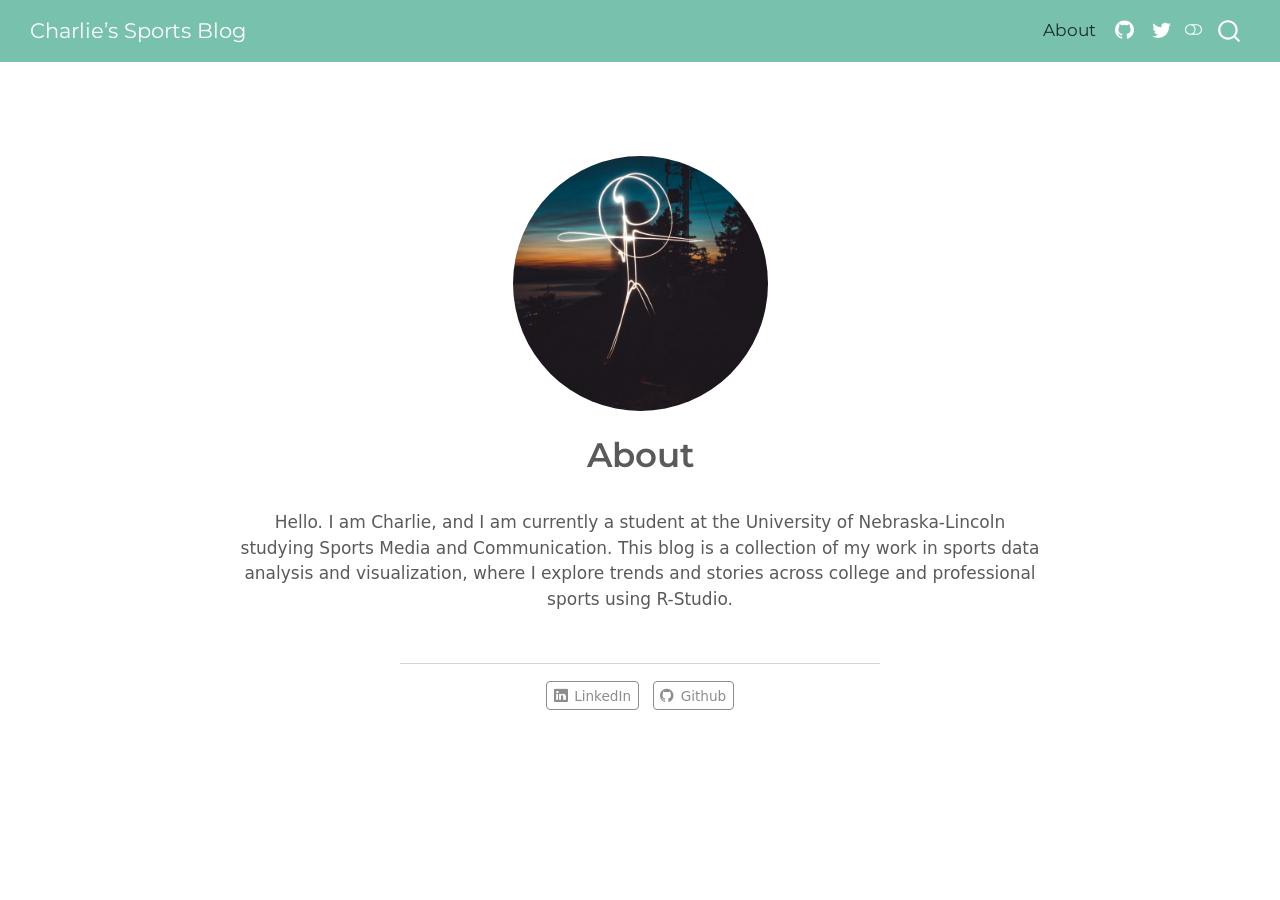
<file: about.html>
<!DOCTYPE html>
<html xmlns="http://www.w3.org/1999/xhtml" lang="en" xml:lang="en"><head>

<meta charset="utf-8">
<meta name="generator" content="quarto-1.9.36">

<meta name="viewport" content="width=device-width, initial-scale=1.0, user-scalable=yes">


<title>About – Charlie’s Sports Blog</title>
<style>
/* Default styles provided by pandoc.
** See https://pandoc.org/MANUAL.html#variables-for-html for config info.
*/
code{white-space: pre-wrap;}
span.smallcaps{font-variant: small-caps;}
div.columns{display: flex; gap: min(4vw, 1.5em);}
div.column{flex: auto; overflow-x: auto;}
div.hanging-indent{margin-left: 1.5em; text-indent: -1.5em;}
ul.task-list{list-style: none;}
ul.task-list li input[type="checkbox"] {
  width: 0.8em;
  margin: 0 0.8em 0.2em -1em; /* quarto-specific, see https://github.com/quarto-dev/quarto-cli/issues/4556 */ 
  vertical-align: middle;
}
</style>


<script src="site_libs/quarto-nav/quarto-nav.js"></script>
<script src="site_libs/quarto-nav/headroom.min.js"></script>
<script src="site_libs/clipboard/clipboard.min.js"></script>
<script src="site_libs/quarto-search/autocomplete.umd.js"></script>
<script src="site_libs/quarto-search/fuse.min.js"></script>
<script src="site_libs/quarto-search/quarto-search.js"></script>
<meta name="quarto:offset" content="./">
<link href="./logo.png" rel="icon" type="image/png">
<script src="site_libs/quarto-html/quarto.js" type="module"></script>
<script src="site_libs/quarto-html/tabsets/tabsets.js" type="module"></script>
<script src="site_libs/quarto-html/popper.min.js"></script>
<script src="site_libs/quarto-html/tippy.umd.min.js"></script>
<link href="site_libs/quarto-html/tippy.css" rel="stylesheet">
<link href="site_libs/quarto-html/quarto-syntax-highlighting-845c23b38eaddc0f92fda52bfe77a8c8.css" rel="stylesheet" class="quarto-color-scheme" id="quarto-text-highlighting-styles">
<link href="site_libs/quarto-html/quarto-syntax-highlighting-dark-f418161beb48e0141c760e455f12af2c.css" rel="stylesheet" class="quarto-color-scheme quarto-color-alternate" id="quarto-text-highlighting-styles">
<link href="site_libs/quarto-html/quarto-syntax-highlighting-845c23b38eaddc0f92fda52bfe77a8c8.css" rel="stylesheet" class="quarto-color-scheme-extra" id="quarto-text-highlighting-styles">
<script src="site_libs/bootstrap/bootstrap.min.js"></script>
<link href="site_libs/bootstrap/bootstrap-icons.css" rel="stylesheet">
<link href="site_libs/bootstrap/bootstrap-4397f41838bf6696a92fdfbed53ac40c.min.css" rel="stylesheet" append-hash="true" class="quarto-color-scheme" id="quarto-bootstrap" data-mode="light">
<link href="site_libs/bootstrap/bootstrap-dark-d8dc2c26069c3ddea70947751563c25d.min.css" rel="stylesheet" append-hash="true" class="quarto-color-scheme quarto-color-alternate" id="quarto-bootstrap" data-mode="light">
<link href="site_libs/bootstrap/bootstrap-4397f41838bf6696a92fdfbed53ac40c.min.css" rel="stylesheet" append-hash="true" class="quarto-color-scheme-extra" id="quarto-bootstrap" data-mode="light">
<script id="quarto-search-options" type="application/json">{
  "location": "navbar",
  "copy-button": false,
  "collapse-after": 3,
  "panel-placement": "end",
  "type": "overlay",
  "limit": 50,
  "keyboard-shortcut": [
    "f",
    "/",
    "s"
  ],
  "show-item-context": false,
  "language": {
    "search-no-results-text": "No results",
    "search-matching-documents-text": "matching documents",
    "search-copy-link-title": "Copy link to search",
    "search-hide-matches-text": "Hide additional matches",
    "search-more-match-text": "more match in this document",
    "search-more-matches-text": "more matches in this document",
    "search-clear-button-title": "Clear",
    "search-text-placeholder": "",
    "search-detached-cancel-button-title": "Cancel",
    "search-submit-button-title": "Submit",
    "search-label": "Search"
  }
}</script>


<link rel="stylesheet" href="styles.css">
</head>

<body class="nav-fixed fullcontent quarto-light"><script id="quarto-html-before-body" type="application/javascript">
    const toggleBodyColorMode = (bsSheetEl) => {
      const mode = bsSheetEl.getAttribute("data-mode");
      const bodyEl = window.document.querySelector("body");
      if (mode === "dark") {
        bodyEl.classList.add("quarto-dark");
        bodyEl.classList.remove("quarto-light");
      } else {
        bodyEl.classList.add("quarto-light");
        bodyEl.classList.remove("quarto-dark");
      }
    }
    const toggleBodyColorPrimary = () => {
      const bsSheetEl = window.document.querySelector("link#quarto-bootstrap:not([rel=disabled-stylesheet])");
      if (bsSheetEl) {
        toggleBodyColorMode(bsSheetEl);
      }
    }
    const setColorSchemeToggle = (alternate) => {
      const toggles = window.document.querySelectorAll('.quarto-color-scheme-toggle');
      for (let i=0; i < toggles.length; i++) {
        const toggle = toggles[i];
        if (toggle) {
          if (alternate) {
            toggle.classList.add("alternate");
          } else {
            toggle.classList.remove("alternate");
          }
        }
      }
    };
    const toggleColorMode = (alternate) => {
      // Switch the stylesheets
      const primaryStylesheets = window.document.querySelectorAll('link.quarto-color-scheme:not(.quarto-color-alternate)');
      const alternateStylesheets = window.document.querySelectorAll('link.quarto-color-scheme.quarto-color-alternate');
      manageTransitions('#quarto-margin-sidebar .nav-link', false);
      if (alternate) {
        // note: dark is layered on light, we don't disable primary!
        enableStylesheet(alternateStylesheets);
        for (const sheetNode of alternateStylesheets) {
          if (sheetNode.id === "quarto-bootstrap") {
            toggleBodyColorMode(sheetNode);
          }
        }
      } else {
        disableStylesheet(alternateStylesheets);
        enableStylesheet(primaryStylesheets)
        toggleBodyColorPrimary();
      }
      manageTransitions('#quarto-margin-sidebar .nav-link', true);
      // Switch the toggles
      setColorSchemeToggle(alternate)
      // Hack to workaround the fact that safari doesn't
      // properly recolor the scrollbar when toggling (#1455)
      if (navigator.userAgent.indexOf('Safari') > 0 && navigator.userAgent.indexOf('Chrome') == -1) {
        manageTransitions("body", false);
        window.scrollTo(0, 1);
        setTimeout(() => {
          window.scrollTo(0, 0);
          manageTransitions("body", true);
        }, 40);
      }
    }
    const disableStylesheet = (stylesheets) => {
      for (let i=0; i < stylesheets.length; i++) {
        const stylesheet = stylesheets[i];
        stylesheet.rel = 'disabled-stylesheet';
      }
    }
    const enableStylesheet = (stylesheets) => {
      for (let i=0; i < stylesheets.length; i++) {
        const stylesheet = stylesheets[i];
        if(stylesheet.rel !== 'stylesheet') { // for Chrome, which will still FOUC without this check
          stylesheet.rel = 'stylesheet';
        }
      }
    }
    const manageTransitions = (selector, allowTransitions) => {
      const els = window.document.querySelectorAll(selector);
      for (let i=0; i < els.length; i++) {
        const el = els[i];
        if (allowTransitions) {
          el.classList.remove('notransition');
        } else {
          el.classList.add('notransition');
        }
      }
    }
    const isFileUrl = () => {
      return window.location.protocol === 'file:';
    }
    const hasAlternateSentinel = () => {
      let styleSentinel = getColorSchemeSentinel();
      if (styleSentinel !== null) {
        return styleSentinel === "alternate";
      } else {
        return false;
      }
    }
    const setStyleSentinel = (alternate) => {
      const value = alternate ? "alternate" : "default";
      if (!isFileUrl()) {
        window.localStorage.setItem("quarto-color-scheme", value);
      } else {
        localAlternateSentinel = value;
      }
    }
    const getColorSchemeSentinel = () => {
      if (!isFileUrl()) {
        const storageValue = window.localStorage.getItem("quarto-color-scheme");
        return storageValue != null ? storageValue : localAlternateSentinel;
      } else {
        return localAlternateSentinel;
      }
    }
    const toggleGiscusIfUsed = (isAlternate, darkModeDefault) => {
      const baseTheme = document.querySelector('#giscus-base-theme')?.value ?? 'light';
      const alternateTheme = document.querySelector('#giscus-alt-theme')?.value ?? 'dark';
      let newTheme = '';
      if(authorPrefersDark) {
        newTheme = isAlternate ? baseTheme : alternateTheme;
      } else {
        newTheme = isAlternate ? alternateTheme : baseTheme;
      }
      const changeGiscusTheme = () => {
        // From: https://github.com/giscus/giscus/issues/336
        const sendMessage = (message) => {
          const iframe = document.querySelector('iframe.giscus-frame');
          if (!iframe) return;
          iframe.contentWindow.postMessage({ giscus: message }, 'https://giscus.app');
        }
        sendMessage({
          setConfig: {
            theme: newTheme
          }
        });
      }
      const isGiscussLoaded = window.document.querySelector('iframe.giscus-frame') !== null;
      if (isGiscussLoaded) {
        changeGiscusTheme();
      }
    };
    const authorPrefersDark = false;
    const darkModeDefault = authorPrefersDark;
      document.querySelector('link#quarto-text-highlighting-styles.quarto-color-scheme-extra').rel = 'disabled-stylesheet';
      document.querySelector('link#quarto-bootstrap.quarto-color-scheme-extra').rel = 'disabled-stylesheet';
    let localAlternateSentinel = darkModeDefault ? 'alternate' : 'default';
    // Dark / light mode switch
    window.quartoToggleColorScheme = () => {
      // Read the current dark / light value
      let toAlternate = !hasAlternateSentinel();
      toggleColorMode(toAlternate);
      setStyleSentinel(toAlternate);
      toggleGiscusIfUsed(toAlternate, darkModeDefault);
      window.dispatchEvent(new Event('resize'));
    };
    // Switch to dark mode if need be
    if (hasAlternateSentinel()) {
      toggleColorMode(true);
    } else {
      toggleColorMode(false);
    }
  </script>

<div id="quarto-search-results"></div>
  <header id="quarto-header" class="headroom fixed-top">
    <nav class="navbar navbar-expand-lg " data-bs-theme="dark">
      <div class="navbar-container container-fluid">
      <div class="navbar-brand-container mx-auto">
    <a class="navbar-brand" href="./index.html">
    <span class="navbar-title">Charlie’s Sports Blog</span>
    </a>
  </div>
            <div id="quarto-search" class="" title="Search"></div>
          <button class="navbar-toggler" type="button" data-bs-toggle="collapse" data-bs-target="#navbarCollapse" aria-controls="navbarCollapse" role="menu" aria-expanded="false" aria-label="Toggle navigation" onclick="if (window.quartoToggleHeadroom) { window.quartoToggleHeadroom(); }">
  <span class="navbar-toggler-icon"></span>
</button>
          <div class="collapse navbar-collapse" id="navbarCollapse">
            <ul class="navbar-nav navbar-nav-scroll ms-auto">
  <li class="nav-item">
    <a class="nav-link active" href="./about.html" aria-current="page"> 
<span class="menu-text">About</span></a>
  </li>  
  <li class="nav-item compact">
    <a class="nav-link" href="https://github.com/Charliefox22"> <i class="bi bi-github" role="img">
</i> 
<span class="menu-text"></span></a>
  </li>  
  <li class="nav-item compact">
    <a class="nav-link" href="https://x.com/CharlieFox49752"> <i class="bi bi-twitter" role="img">
</i> 
<span class="menu-text"></span></a>
  </li>  
</ul>
          </div> <!-- /navcollapse -->
            <div class="quarto-navbar-tools">
  <a href="" class="quarto-color-scheme-toggle quarto-navigation-tool  px-1" onclick="window.quartoToggleColorScheme(); return false;" title="Toggle dark mode"><i class="bi"></i></a>
</div>
      </div> <!-- /container-fluid -->
    </nav>
</header>
<!-- content -->
<div id="quarto-content" class="quarto-container page-columns page-rows-contents page-layout-article page-navbar">
<!-- sidebar -->
<!-- margin-sidebar -->
    
<!-- main -->
<div class="quarto-about-jolla">
  <img src="profile.jpg" class="about-image
  round " style="height: 15em; width: 15em;">
 <header id="title-block-header" class="quarto-title-block default">
<div class="quarto-title">
<h1 class="title">About</h1>
</div>
<div class="quarto-title-meta">
  </div>
</header><main class="content" id="quarto-document-content">

<p>Hello. I am Charlie, and I am currently a student at the University of Nebraska-Lincoln studying Sports Media and Communication. This blog is a collection of my work in sports data analysis and visualization, where I explore trends and stories across college and professional sports using R-Studio.</p>


</main> 
  <hr class="about-sep">
   <div class="about-links">
  <a href="https://www.linkedin.com/in/charlie-fox-3873a02bb/" class="about-link" rel="" target="">
    <i class="bi bi-linkedin"></i>
     <span class="about-link-text">LinkedIn</span>
  </a>
  <a href="https://github.com" class="about-link" rel="" target="">
    <i class="bi bi-github"></i>
     <span class="about-link-text">Github</span>
  </a>
</div>
</div>
 <!-- /main -->
<script id="quarto-html-after-body" type="application/javascript">
  window.document.addEventListener("DOMContentLoaded", function (event) {
    // Ensure there is a toggle, if there isn't float one in the top right
    if (window.document.querySelector('.quarto-color-scheme-toggle') === null) {
      const a = window.document.createElement('a');
      a.classList.add('top-right');
      a.classList.add('quarto-color-scheme-toggle');
      a.href = "";
      a.onclick = function() { try { window.quartoToggleColorScheme(); } catch {} return false; };
      const i = window.document.createElement("i");
      i.classList.add('bi');
      a.appendChild(i);
      window.document.body.appendChild(a);
    }
    setColorSchemeToggle(hasAlternateSentinel())
    const isCodeAnnotation = (el) => {
      for (const clz of el.classList) {
        if (clz.startsWith('code-annotation-')) {                     
          return true;
        }
      }
      return false;
    }
    const onCopySuccess = function(e) {
      // button target
      const button = e.trigger;
      // don't keep focus
      button.blur();
      // flash "checked"
      button.classList.add('code-copy-button-checked');
      var currentTitle = button.getAttribute("title");
      button.setAttribute("title", "Copied!");
      let tooltip;
      if (window.bootstrap) {
        button.setAttribute("data-bs-toggle", "tooltip");
        button.setAttribute("data-bs-placement", "left");
        button.setAttribute("data-bs-title", "Copied!");
        tooltip = new bootstrap.Tooltip(button, 
          { trigger: "manual", 
            customClass: "code-copy-button-tooltip",
            offset: [0, -8]});
        tooltip.show();    
      }
      setTimeout(function() {
        if (tooltip) {
          tooltip.hide();
          button.removeAttribute("data-bs-title");
          button.removeAttribute("data-bs-toggle");
          button.removeAttribute("data-bs-placement");
        }
        button.setAttribute("title", currentTitle);
        button.classList.remove('code-copy-button-checked');
      }, 1000);
      // clear code selection
      e.clearSelection();
    }
    const getTextToCopy = function(trigger) {
      const outerScaffold = trigger.parentElement.cloneNode(true);
      const codeEl = outerScaffold.querySelector('code');
      for (const childEl of codeEl.children) {
        if (isCodeAnnotation(childEl)) {
          childEl.remove();
        }
      }
      return codeEl.innerText;
    }
    const clipboard = new window.ClipboardJS('.code-copy-button:not([data-in-quarto-modal])', {
      text: getTextToCopy
    });
    clipboard.on('success', onCopySuccess);
    if (window.document.getElementById('quarto-embedded-source-code-modal')) {
      const clipboardModal = new window.ClipboardJS('.code-copy-button[data-in-quarto-modal]', {
        text: getTextToCopy,
        container: window.document.getElementById('quarto-embedded-source-code-modal')
      });
      clipboardModal.on('success', onCopySuccess);
    }
      var localhostRegex = new RegExp(/^(?:http|https):\/\/localhost\:?[0-9]*\//);
      var mailtoRegex = new RegExp(/^mailto:/);
        var filterRegex = new RegExp('/' + window.location.host + '/');
      var isInternal = (href) => {
          return filterRegex.test(href) || localhostRegex.test(href) || mailtoRegex.test(href);
      }
      // Inspect non-navigation links and adorn them if external
     var links = window.document.querySelectorAll('a[href]:not(.nav-link):not(.navbar-brand):not(.toc-action):not(.sidebar-link):not(.sidebar-item-toggle):not(.pagination-link):not(.no-external):not([aria-hidden]):not(.dropdown-item):not(.quarto-navigation-tool):not(.about-link)');
      for (var i=0; i<links.length; i++) {
        const link = links[i];
        if (!isInternal(link.href)) {
          // undo the damage that might have been done by quarto-nav.js in the case of
          // links that we want to consider external
          if (link.dataset.originalHref !== undefined) {
            link.href = link.dataset.originalHref;
          }
        }
      }
    function tippyHover(el, contentFn, onTriggerFn, onUntriggerFn) {
      const config = {
        allowHTML: true,
        maxWidth: 500,
        delay: 100,
        arrow: false,
        appendTo: function(el) {
            return el.parentElement;
        },
        interactive: true,
        interactiveBorder: 10,
        theme: 'quarto',
        placement: 'bottom-start',
      };
      if (contentFn) {
        config.content = contentFn;
      }
      if (onTriggerFn) {
        config.onTrigger = onTriggerFn;
      }
      if (onUntriggerFn) {
        config.onUntrigger = onUntriggerFn;
      }
      window.tippy(el, config); 
    }
    const noterefs = window.document.querySelectorAll('a[role="doc-noteref"]');
    for (var i=0; i<noterefs.length; i++) {
      const ref = noterefs[i];
      tippyHover(ref, function() {
        // use id or data attribute instead here
        let href = ref.getAttribute('data-footnote-href') || ref.getAttribute('href');
        try { href = new URL(href).hash; } catch {}
        const id = href.replace(/^#\/?/, "");
        const note = window.document.getElementById(id);
        if (note) {
          return note.innerHTML;
        } else {
          return "";
        }
      });
    }
    const xrefs = window.document.querySelectorAll('a.quarto-xref');
    const processXRef = (id, note) => {
      // Strip column container classes
      const stripColumnClz = (el) => {
        el.classList.remove("page-full", "page-columns");
        if (el.children) {
          for (const child of el.children) {
            stripColumnClz(child);
          }
        }
      }
      stripColumnClz(note)
      if (id === null || id.startsWith('sec-')) {
        // Special case sections, only their first couple elements
        const container = document.createElement("div");
        if (note.children && note.children.length > 2) {
          container.appendChild(note.children[0].cloneNode(true));
          for (let i = 1; i < note.children.length; i++) {
            const child = note.children[i];
            if (child.tagName === "P" && child.innerText === "") {
              continue;
            } else {
              container.appendChild(child.cloneNode(true));
              break;
            }
          }
          if (window.Quarto?.typesetMath) {
            window.Quarto.typesetMath(container);
          }
          return container.innerHTML
        } else {
          if (window.Quarto?.typesetMath) {
            window.Quarto.typesetMath(note);
          }
          return note.innerHTML;
        }
      } else {
        // Remove any anchor links if they are present
        const anchorLink = note.querySelector('a.anchorjs-link');
        if (anchorLink) {
          anchorLink.remove();
        }
        if (window.Quarto?.typesetMath) {
          window.Quarto.typesetMath(note);
        }
        if (note.classList.contains("callout")) {
          return note.outerHTML;
        } else {
          return note.innerHTML;
        }
      }
    }
    for (var i=0; i<xrefs.length; i++) {
      const xref = xrefs[i];
      tippyHover(xref, undefined, function(instance) {
        instance.disable();
        let url = xref.getAttribute('href');
        let hash = undefined; 
        if (url.startsWith('#')) {
          hash = url;
        } else {
          try { hash = new URL(url).hash; } catch {}
        }
        if (hash) {
          const id = hash.replace(/^#\/?/, "");
          const note = window.document.getElementById(id);
          if (note !== null) {
            try {
              const html = processXRef(id, note.cloneNode(true));
              instance.setContent(html);
            } finally {
              instance.enable();
              instance.show();
            }
          } else {
            // See if we can fetch this
            fetch(url.split('#')[0])
            .then(res => res.text())
            .then(html => {
              const parser = new DOMParser();
              const htmlDoc = parser.parseFromString(html, "text/html");
              const note = htmlDoc.getElementById(id);
              if (note !== null) {
                const html = processXRef(id, note);
                instance.setContent(html);
              } 
            }).finally(() => {
              instance.enable();
              instance.show();
            });
          }
        } else {
          // See if we can fetch a full url (with no hash to target)
          // This is a special case and we should probably do some content thinning / targeting
          fetch(url)
          .then(res => res.text())
          .then(html => {
            const parser = new DOMParser();
            const htmlDoc = parser.parseFromString(html, "text/html");
            const note = htmlDoc.querySelector('main.content');
            if (note !== null) {
              // This should only happen for chapter cross references
              // (since there is no id in the URL)
              // remove the first header
              if (note.children.length > 0 && note.children[0].tagName === "HEADER") {
                note.children[0].remove();
              }
              const html = processXRef(null, note);
              instance.setContent(html);
            } 
          }).finally(() => {
            instance.enable();
            instance.show();
          });
        }
      }, function(instance) {
      });
    }
        let selectedAnnoteEl;
        const selectorForAnnotation = ( cell, annotation) => {
          let cellAttr = 'data-code-cell="' + cell + '"';
          let lineAttr = 'data-code-annotation="' +  annotation + '"';
          const selector = 'span[' + cellAttr + '][' + lineAttr + ']';
          return selector;
        }
        const selectCodeLines = (annoteEl) => {
          const doc = window.document;
          const targetCell = annoteEl.getAttribute("data-target-cell");
          const targetAnnotation = annoteEl.getAttribute("data-target-annotation");
          const annoteSpan = window.document.querySelector(selectorForAnnotation(targetCell, targetAnnotation));
          const lines = annoteSpan.getAttribute("data-code-lines").split(",");
          const lineIds = lines.map((line) => {
            return targetCell + "-" + line;
          })
          let top = null;
          let height = null;
          let parent = null;
          if (lineIds.length > 0) {
              //compute the position of the single el (top and bottom and make a div)
              const el = window.document.getElementById(lineIds[0]);
              top = el.offsetTop;
              height = el.offsetHeight;
              parent = el.parentElement.parentElement;
            if (lineIds.length > 1) {
              const lastEl = window.document.getElementById(lineIds[lineIds.length - 1]);
              const bottom = lastEl.offsetTop + lastEl.offsetHeight;
              height = bottom - top;
            }
            if (top !== null && height !== null && parent !== null) {
              // cook up a div (if necessary) and position it 
              let div = window.document.getElementById("code-annotation-line-highlight");
              if (div === null) {
                div = window.document.createElement("div");
                div.setAttribute("id", "code-annotation-line-highlight");
                div.style.position = 'absolute';
                parent.appendChild(div);
              }
              div.style.top = top - 2 + "px";
              div.style.height = height + 4 + "px";
              div.style.left = 0;
              let gutterDiv = window.document.getElementById("code-annotation-line-highlight-gutter");
              if (gutterDiv === null) {
                gutterDiv = window.document.createElement("div");
                gutterDiv.setAttribute("id", "code-annotation-line-highlight-gutter");
                gutterDiv.style.position = 'absolute';
                const codeCell = window.document.getElementById(targetCell);
                const gutter = codeCell.querySelector('.code-annotation-gutter');
                gutter.appendChild(gutterDiv);
              }
              gutterDiv.style.top = top - 2 + "px";
              gutterDiv.style.height = height + 4 + "px";
            }
            selectedAnnoteEl = annoteEl;
          }
        };
        const unselectCodeLines = () => {
          const elementsIds = ["code-annotation-line-highlight", "code-annotation-line-highlight-gutter"];
          elementsIds.forEach((elId) => {
            const div = window.document.getElementById(elId);
            if (div) {
              div.remove();
            }
          });
          selectedAnnoteEl = undefined;
        };
          // Handle positioning of the toggle
      window.addEventListener(
        "resize",
        throttle(() => {
          elRect = undefined;
          if (selectedAnnoteEl) {
            selectCodeLines(selectedAnnoteEl);
          }
        }, 10)
      );
      function throttle(fn, ms) {
      let throttle = false;
      let timer;
        return (...args) => {
          if(!throttle) { // first call gets through
              fn.apply(this, args);
              throttle = true;
          } else { // all the others get throttled
              if(timer) clearTimeout(timer); // cancel #2
              timer = setTimeout(() => {
                fn.apply(this, args);
                timer = throttle = false;
              }, ms);
          }
        };
      }
        // Attach click handler to the DT
        const annoteDls = window.document.querySelectorAll('dt[data-target-cell]');
        for (const annoteDlNode of annoteDls) {
          annoteDlNode.addEventListener('click', (event) => {
            const clickedEl = event.target;
            if (clickedEl !== selectedAnnoteEl) {
              unselectCodeLines();
              const activeEl = window.document.querySelector('dt[data-target-cell].code-annotation-active');
              if (activeEl) {
                activeEl.classList.remove('code-annotation-active');
              }
              selectCodeLines(clickedEl);
              clickedEl.classList.add('code-annotation-active');
            } else {
              // Unselect the line
              unselectCodeLines();
              clickedEl.classList.remove('code-annotation-active');
            }
          });
        }
    const findCites = (el) => {
      const parentEl = el.parentElement;
      if (parentEl) {
        const cites = parentEl.dataset.cites;
        if (cites) {
          return {
            el,
            cites: cites.split(' ')
          };
        } else {
          return findCites(el.parentElement)
        }
      } else {
        return undefined;
      }
    };
    var bibliorefs = window.document.querySelectorAll('a[role="doc-biblioref"]');
    for (var i=0; i<bibliorefs.length; i++) {
      const ref = bibliorefs[i];
      const citeInfo = findCites(ref);
      if (citeInfo) {
        tippyHover(citeInfo.el, function() {
          var popup = window.document.createElement('div');
          citeInfo.cites.forEach(function(cite) {
            var citeDiv = window.document.createElement('div');
            citeDiv.classList.add('hanging-indent');
            citeDiv.classList.add('csl-entry');
            var biblioDiv = window.document.getElementById('ref-' + cite);
            if (biblioDiv) {
              citeDiv.innerHTML = biblioDiv.innerHTML;
            }
            popup.appendChild(citeDiv);
          });
          return popup.innerHTML;
        });
      }
    }
  });
  </script>
</div> <!-- /content -->




</body></html>
</file>
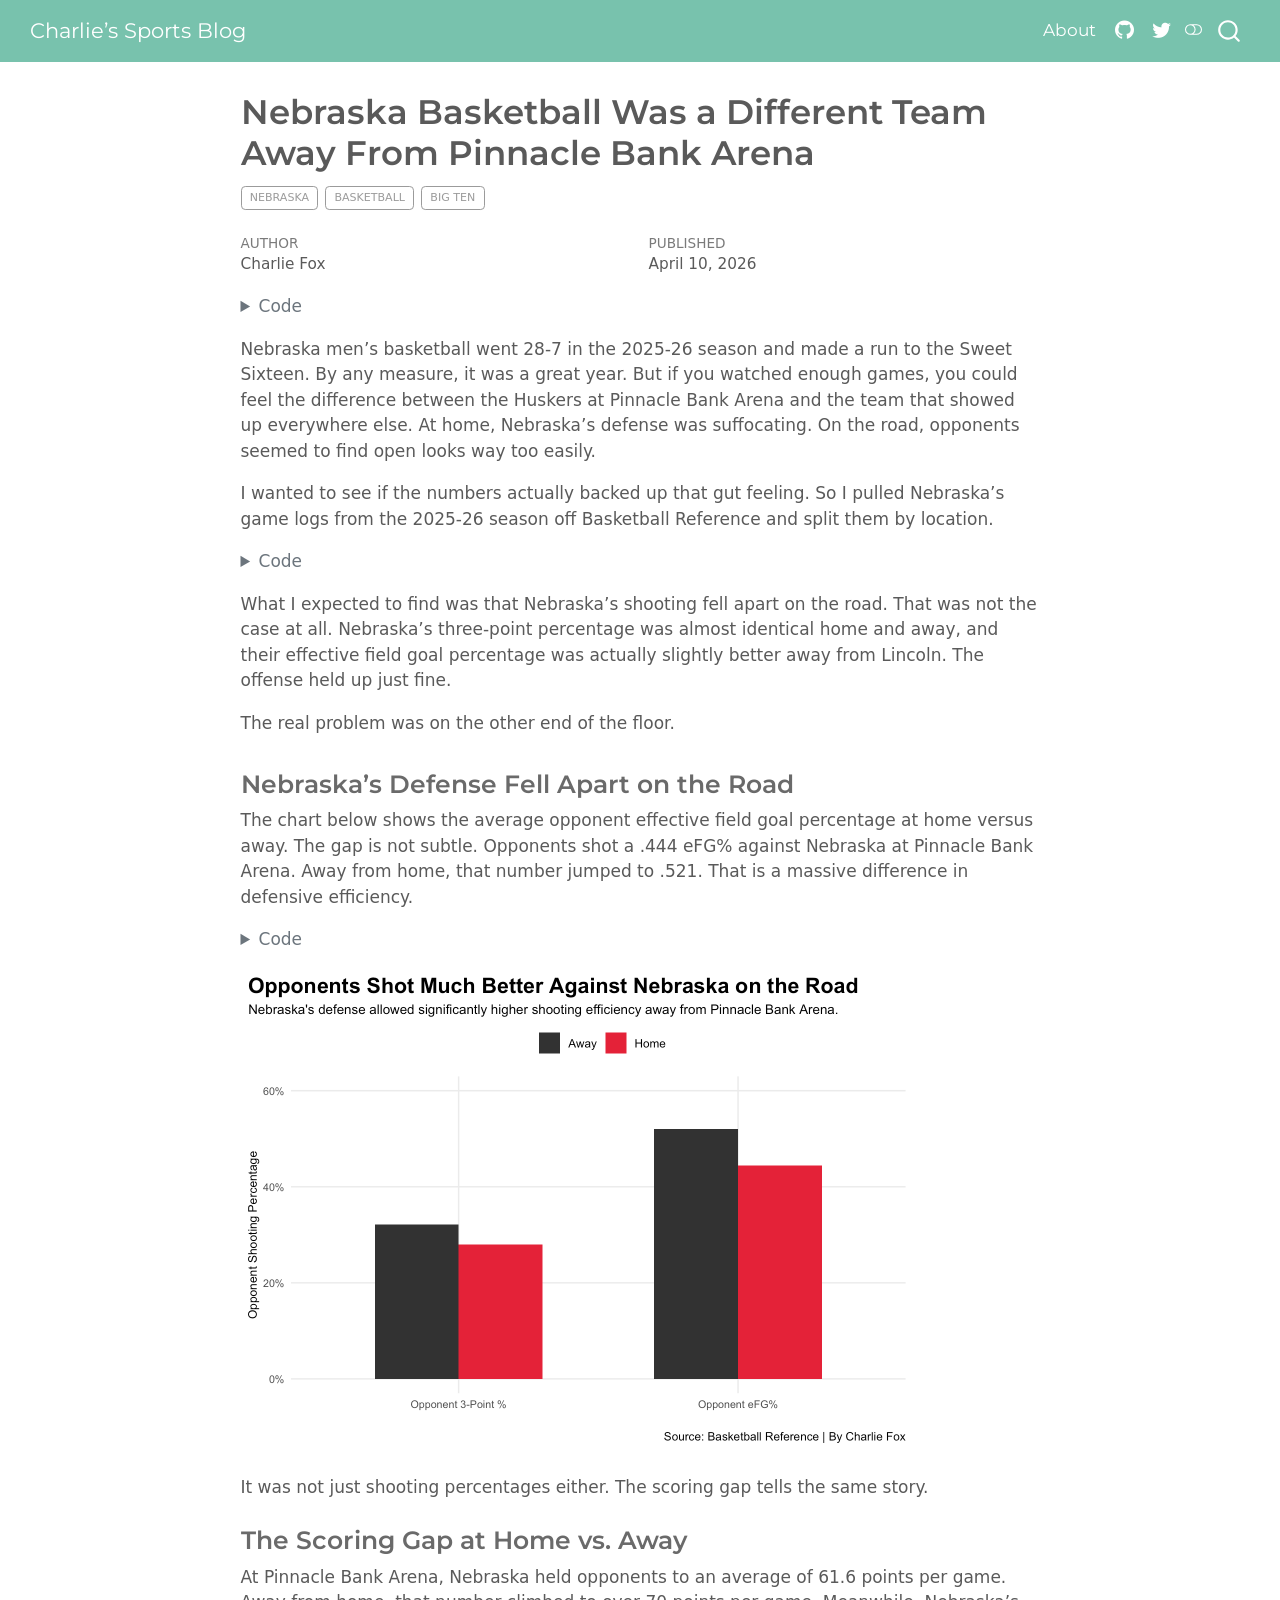
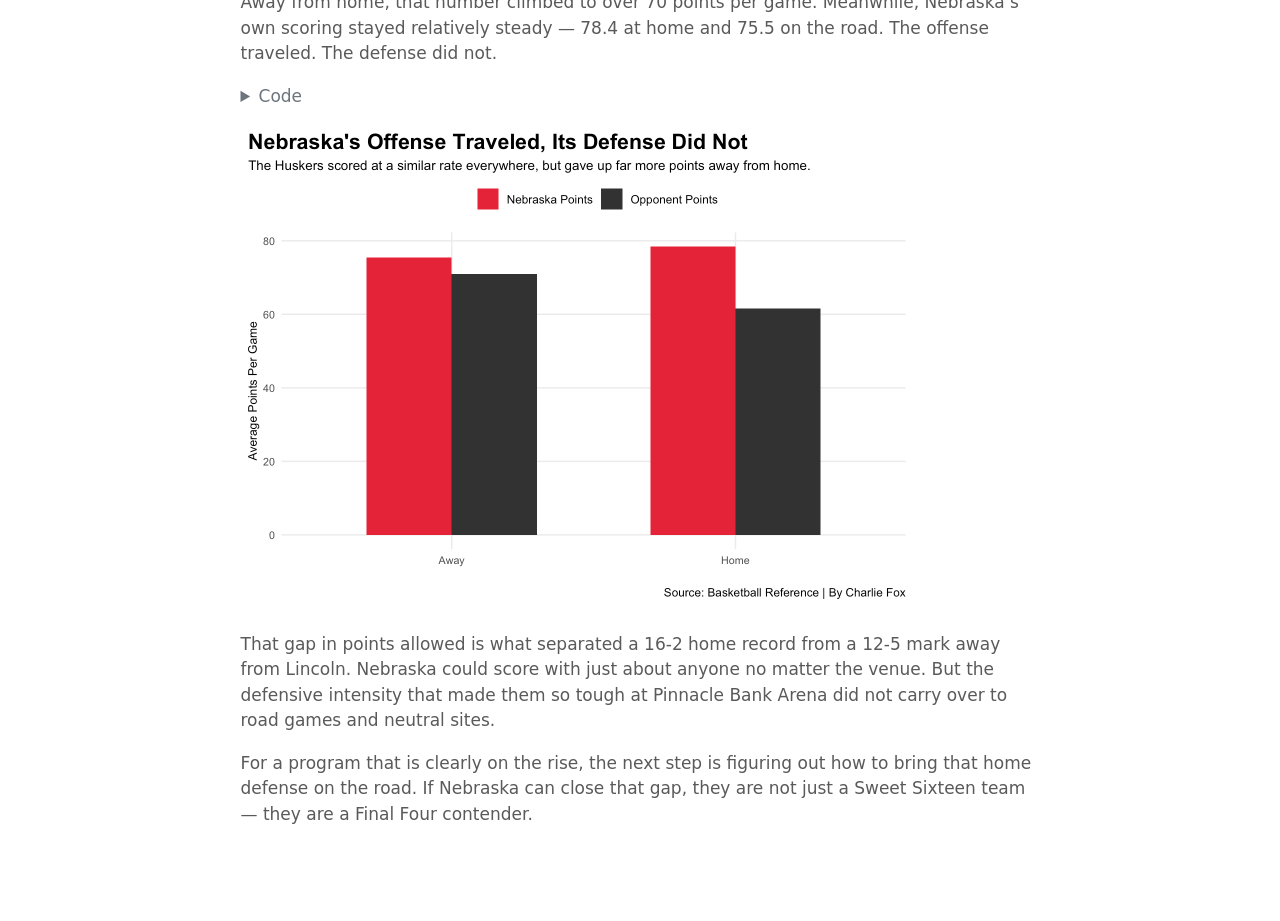
<file: ii33.html>
<!DOCTYPE html>
<html xmlns="http://www.w3.org/1999/xhtml" lang="en" xml:lang="en"><head>

<meta charset="utf-8">
<meta name="generator" content="quarto-1.9.36">

<meta name="viewport" content="width=device-width, initial-scale=1.0, user-scalable=yes">

<meta name="author" content="Charlie Fox">
<meta name="dcterms.date" content="2026-04-10">

<title>Nebraska Basketball Was a Different Team Away From Pinnacle Bank Arena – Charlie’s Sports Blog</title>
<style>
/* Default styles provided by pandoc.
** See https://pandoc.org/MANUAL.html#variables-for-html for config info.
*/
code{white-space: pre-wrap;}
span.smallcaps{font-variant: small-caps;}
div.columns{display: flex; gap: min(4vw, 1.5em);}
div.column{flex: auto; overflow-x: auto;}
div.hanging-indent{margin-left: 1.5em; text-indent: -1.5em;}
ul.task-list{list-style: none;}
ul.task-list li input[type="checkbox"] {
  width: 0.8em;
  margin: 0 0.8em 0.2em -1em; /* quarto-specific, see https://github.com/quarto-dev/quarto-cli/issues/4556 */ 
  vertical-align: middle;
}
/* CSS for syntax highlighting */
html { -webkit-text-size-adjust: 100%; }
pre > code.sourceCode { white-space: pre; position: relative; }
pre > code.sourceCode > span { display: inline-block; line-height: 1.25; }
pre > code.sourceCode > span:empty { height: 1.2em; }
.sourceCode { overflow: visible; }
code.sourceCode > span { color: inherit; text-decoration: inherit; }
div.sourceCode { margin: 1em 0; }
pre.sourceCode { margin: 0; }
@media screen {
div.sourceCode { overflow: auto; }
}
@media print {
pre > code.sourceCode { white-space: pre-wrap; }
pre > code.sourceCode > span { text-indent: -5em; padding-left: 5em; }
}
pre.numberSource code
  { counter-reset: source-line 0; }
pre.numberSource code > span
  { position: relative; left: -4em; counter-increment: source-line; }
pre.numberSource code > span > a:first-child::before
  { content: counter(source-line);
    position: relative; left: -1em; text-align: right; vertical-align: baseline;
    border: none; display: inline-block;
    -webkit-touch-callout: none; -webkit-user-select: none;
    -khtml-user-select: none; -moz-user-select: none;
    -ms-user-select: none; user-select: none;
    padding: 0 4px; width: 4em;
  }
pre.numberSource { margin-left: 3em;  padding-left: 4px; }
div.sourceCode
  {   }
@media screen {
pre > code.sourceCode > span > a:first-child::before { text-decoration: underline; }
}
</style>


<script src="site_libs/quarto-nav/quarto-nav.js"></script>
<script src="site_libs/quarto-nav/headroom.min.js"></script>
<script src="site_libs/clipboard/clipboard.min.js"></script>
<script src="site_libs/quarto-search/autocomplete.umd.js"></script>
<script src="site_libs/quarto-search/fuse.min.js"></script>
<script src="site_libs/quarto-search/quarto-search.js"></script>
<meta name="quarto:offset" content="./">
<link href="./logo.png" rel="icon" type="image/png">
<script src="site_libs/quarto-html/quarto.js" type="module"></script>
<script src="site_libs/quarto-html/tabsets/tabsets.js" type="module"></script>
<script src="site_libs/quarto-html/popper.min.js"></script>
<script src="site_libs/quarto-html/tippy.umd.min.js"></script>
<script src="site_libs/quarto-html/anchor.min.js"></script>
<link href="site_libs/quarto-html/tippy.css" rel="stylesheet">
<link href="site_libs/quarto-html/quarto-syntax-highlighting-845c23b38eaddc0f92fda52bfe77a8c8.css" rel="stylesheet" class="quarto-color-scheme" id="quarto-text-highlighting-styles">
<link href="site_libs/quarto-html/quarto-syntax-highlighting-dark-f418161beb48e0141c760e455f12af2c.css" rel="stylesheet" class="quarto-color-scheme quarto-color-alternate" id="quarto-text-highlighting-styles">
<link href="site_libs/quarto-html/quarto-syntax-highlighting-845c23b38eaddc0f92fda52bfe77a8c8.css" rel="stylesheet" class="quarto-color-scheme-extra" id="quarto-text-highlighting-styles">
<script src="site_libs/bootstrap/bootstrap.min.js"></script>
<link href="site_libs/bootstrap/bootstrap-icons.css" rel="stylesheet">
<link href="site_libs/bootstrap/bootstrap-4397f41838bf6696a92fdfbed53ac40c.min.css" rel="stylesheet" append-hash="true" class="quarto-color-scheme" id="quarto-bootstrap" data-mode="light">
<link href="site_libs/bootstrap/bootstrap-dark-d8dc2c26069c3ddea70947751563c25d.min.css" rel="stylesheet" append-hash="true" class="quarto-color-scheme quarto-color-alternate" id="quarto-bootstrap" data-mode="light">
<link href="site_libs/bootstrap/bootstrap-4397f41838bf6696a92fdfbed53ac40c.min.css" rel="stylesheet" append-hash="true" class="quarto-color-scheme-extra" id="quarto-bootstrap" data-mode="light">
<script id="quarto-search-options" type="application/json">{
  "location": "navbar",
  "copy-button": false,
  "collapse-after": 3,
  "panel-placement": "end",
  "type": "overlay",
  "limit": 50,
  "keyboard-shortcut": [
    "f",
    "/",
    "s"
  ],
  "show-item-context": false,
  "language": {
    "search-no-results-text": "No results",
    "search-matching-documents-text": "matching documents",
    "search-copy-link-title": "Copy link to search",
    "search-hide-matches-text": "Hide additional matches",
    "search-more-match-text": "more match in this document",
    "search-more-matches-text": "more matches in this document",
    "search-clear-button-title": "Clear",
    "search-text-placeholder": "",
    "search-detached-cancel-button-title": "Cancel",
    "search-submit-button-title": "Submit",
    "search-label": "Search"
  }
}</script>


<link rel="stylesheet" href="styles.css">
</head>

<body class="nav-fixed fullcontent quarto-light"><script id="quarto-html-before-body" type="application/javascript">
    const toggleBodyColorMode = (bsSheetEl) => {
      const mode = bsSheetEl.getAttribute("data-mode");
      const bodyEl = window.document.querySelector("body");
      if (mode === "dark") {
        bodyEl.classList.add("quarto-dark");
        bodyEl.classList.remove("quarto-light");
      } else {
        bodyEl.classList.add("quarto-light");
        bodyEl.classList.remove("quarto-dark");
      }
    }
    const toggleBodyColorPrimary = () => {
      const bsSheetEl = window.document.querySelector("link#quarto-bootstrap:not([rel=disabled-stylesheet])");
      if (bsSheetEl) {
        toggleBodyColorMode(bsSheetEl);
      }
    }
    const setColorSchemeToggle = (alternate) => {
      const toggles = window.document.querySelectorAll('.quarto-color-scheme-toggle');
      for (let i=0; i < toggles.length; i++) {
        const toggle = toggles[i];
        if (toggle) {
          if (alternate) {
            toggle.classList.add("alternate");
          } else {
            toggle.classList.remove("alternate");
          }
        }
      }
    };
    const toggleColorMode = (alternate) => {
      // Switch the stylesheets
      const primaryStylesheets = window.document.querySelectorAll('link.quarto-color-scheme:not(.quarto-color-alternate)');
      const alternateStylesheets = window.document.querySelectorAll('link.quarto-color-scheme.quarto-color-alternate');
      manageTransitions('#quarto-margin-sidebar .nav-link', false);
      if (alternate) {
        // note: dark is layered on light, we don't disable primary!
        enableStylesheet(alternateStylesheets);
        for (const sheetNode of alternateStylesheets) {
          if (sheetNode.id === "quarto-bootstrap") {
            toggleBodyColorMode(sheetNode);
          }
        }
      } else {
        disableStylesheet(alternateStylesheets);
        enableStylesheet(primaryStylesheets)
        toggleBodyColorPrimary();
      }
      manageTransitions('#quarto-margin-sidebar .nav-link', true);
      // Switch the toggles
      setColorSchemeToggle(alternate)
      // Hack to workaround the fact that safari doesn't
      // properly recolor the scrollbar when toggling (#1455)
      if (navigator.userAgent.indexOf('Safari') > 0 && navigator.userAgent.indexOf('Chrome') == -1) {
        manageTransitions("body", false);
        window.scrollTo(0, 1);
        setTimeout(() => {
          window.scrollTo(0, 0);
          manageTransitions("body", true);
        }, 40);
      }
    }
    const disableStylesheet = (stylesheets) => {
      for (let i=0; i < stylesheets.length; i++) {
        const stylesheet = stylesheets[i];
        stylesheet.rel = 'disabled-stylesheet';
      }
    }
    const enableStylesheet = (stylesheets) => {
      for (let i=0; i < stylesheets.length; i++) {
        const stylesheet = stylesheets[i];
        if(stylesheet.rel !== 'stylesheet') { // for Chrome, which will still FOUC without this check
          stylesheet.rel = 'stylesheet';
        }
      }
    }
    const manageTransitions = (selector, allowTransitions) => {
      const els = window.document.querySelectorAll(selector);
      for (let i=0; i < els.length; i++) {
        const el = els[i];
        if (allowTransitions) {
          el.classList.remove('notransition');
        } else {
          el.classList.add('notransition');
        }
      }
    }
    const isFileUrl = () => {
      return window.location.protocol === 'file:';
    }
    const hasAlternateSentinel = () => {
      let styleSentinel = getColorSchemeSentinel();
      if (styleSentinel !== null) {
        return styleSentinel === "alternate";
      } else {
        return false;
      }
    }
    const setStyleSentinel = (alternate) => {
      const value = alternate ? "alternate" : "default";
      if (!isFileUrl()) {
        window.localStorage.setItem("quarto-color-scheme", value);
      } else {
        localAlternateSentinel = value;
      }
    }
    const getColorSchemeSentinel = () => {
      if (!isFileUrl()) {
        const storageValue = window.localStorage.getItem("quarto-color-scheme");
        return storageValue != null ? storageValue : localAlternateSentinel;
      } else {
        return localAlternateSentinel;
      }
    }
    const toggleGiscusIfUsed = (isAlternate, darkModeDefault) => {
      const baseTheme = document.querySelector('#giscus-base-theme')?.value ?? 'light';
      const alternateTheme = document.querySelector('#giscus-alt-theme')?.value ?? 'dark';
      let newTheme = '';
      if(authorPrefersDark) {
        newTheme = isAlternate ? baseTheme : alternateTheme;
      } else {
        newTheme = isAlternate ? alternateTheme : baseTheme;
      }
      const changeGiscusTheme = () => {
        // From: https://github.com/giscus/giscus/issues/336
        const sendMessage = (message) => {
          const iframe = document.querySelector('iframe.giscus-frame');
          if (!iframe) return;
          iframe.contentWindow.postMessage({ giscus: message }, 'https://giscus.app');
        }
        sendMessage({
          setConfig: {
            theme: newTheme
          }
        });
      }
      const isGiscussLoaded = window.document.querySelector('iframe.giscus-frame') !== null;
      if (isGiscussLoaded) {
        changeGiscusTheme();
      }
    };
    const authorPrefersDark = false;
    const darkModeDefault = authorPrefersDark;
      document.querySelector('link#quarto-text-highlighting-styles.quarto-color-scheme-extra').rel = 'disabled-stylesheet';
      document.querySelector('link#quarto-bootstrap.quarto-color-scheme-extra').rel = 'disabled-stylesheet';
    let localAlternateSentinel = darkModeDefault ? 'alternate' : 'default';
    // Dark / light mode switch
    window.quartoToggleColorScheme = () => {
      // Read the current dark / light value
      let toAlternate = !hasAlternateSentinel();
      toggleColorMode(toAlternate);
      setStyleSentinel(toAlternate);
      toggleGiscusIfUsed(toAlternate, darkModeDefault);
      window.dispatchEvent(new Event('resize'));
    };
    // Switch to dark mode if need be
    if (hasAlternateSentinel()) {
      toggleColorMode(true);
    } else {
      toggleColorMode(false);
    }
  </script>

<div id="quarto-search-results"></div>
  <header id="quarto-header" class="headroom fixed-top">
    <nav class="navbar navbar-expand-lg " data-bs-theme="dark">
      <div class="navbar-container container-fluid">
      <div class="navbar-brand-container mx-auto">
    <a class="navbar-brand" href="./index.html">
    <span class="navbar-title">Charlie’s Sports Blog</span>
    </a>
  </div>
            <div id="quarto-search" class="" title="Search"></div>
          <button class="navbar-toggler" type="button" data-bs-toggle="collapse" data-bs-target="#navbarCollapse" aria-controls="navbarCollapse" role="menu" aria-expanded="false" aria-label="Toggle navigation" onclick="if (window.quartoToggleHeadroom) { window.quartoToggleHeadroom(); }">
  <span class="navbar-toggler-icon"></span>
</button>
          <div class="collapse navbar-collapse" id="navbarCollapse">
            <ul class="navbar-nav navbar-nav-scroll ms-auto">
  <li class="nav-item">
    <a class="nav-link" href="./about.html"> 
<span class="menu-text">About</span></a>
  </li>  
  <li class="nav-item compact">
    <a class="nav-link" href="https://github.com/Charliefox22"> <i class="bi bi-github" role="img">
</i> 
<span class="menu-text"></span></a>
  </li>  
  <li class="nav-item compact">
    <a class="nav-link" href="https://x.com/CharlieFox49752"> <i class="bi bi-twitter" role="img">
</i> 
<span class="menu-text"></span></a>
  </li>  
</ul>
          </div> <!-- /navcollapse -->
            <div class="quarto-navbar-tools">
  <a href="" class="quarto-color-scheme-toggle quarto-navigation-tool  px-1" onclick="window.quartoToggleColorScheme(); return false;" title="Toggle dark mode"><i class="bi"></i></a>
</div>
      </div> <!-- /container-fluid -->
    </nav>
</header>
<!-- content -->
<div id="quarto-content" class="quarto-container page-columns page-rows-contents page-layout-article page-navbar">
<!-- sidebar -->
<!-- margin-sidebar -->
    
<!-- main -->
<main class="content" id="quarto-document-content">


<header id="title-block-header" class="quarto-title-block default">
<div class="quarto-title">
<h1 class="title">Nebraska Basketball Was a Different Team Away From Pinnacle Bank Arena</h1>
  <div class="quarto-categories">
    <div class="quarto-category">nebraska</div>
    <div class="quarto-category">basketball</div>
    <div class="quarto-category">big ten</div>
  </div>
  </div>



<div class="quarto-title-meta">

    <div>
    <div class="quarto-title-meta-heading">Author</div>
    <div class="quarto-title-meta-contents">
             <p>Charlie Fox </p>
          </div>
  </div>
    
    <div>
    <div class="quarto-title-meta-heading">Published</div>
    <div class="quarto-title-meta-contents">
      <p class="date">April 10, 2026</p>
    </div>
  </div>
  
    
  </div>
  


</header>


<div class="cell">
<details class="code-fold">
<summary>Code</summary>
<div class="code-copy-outer-scaffold"><div class="sourceCode cell-code" id="cb1"><pre class="sourceCode r code-with-copy"><code class="sourceCode r"><span id="cb1-1"><a href="#cb1-1" aria-hidden="true" tabindex="-1"></a><span class="fu">library</span>(tidyverse)</span>
<span id="cb1-2"><a href="#cb1-2" aria-hidden="true" tabindex="-1"></a><span class="fu">library</span>(ggalt)</span>
<span id="cb1-3"><a href="#cb1-3" aria-hidden="true" tabindex="-1"></a><span class="fu">library</span>(ggrepel)</span></code></pre></div><button title="Copy to Clipboard" class="code-copy-button"><i class="bi"></i></button></div>
</details>
</div>
<p>Nebraska men’s basketball went 28-7 in the 2025-26 season and made a run to the Sweet Sixteen. By any measure, it was a great year. But if you watched enough games, you could feel the difference between the Huskers at Pinnacle Bank Arena and the team that showed up everywhere else. At home, Nebraska’s defense was suffocating. On the road, opponents seemed to find open looks way too easily.</p>
<p>I wanted to see if the numbers actually backed up that gut feeling. So I pulled Nebraska’s game logs from the 2025-26 season off Basketball Reference and split them by location.</p>
<div class="cell">
<details class="code-fold">
<summary>Code</summary>
<div class="code-copy-outer-scaffold"><div class="sourceCode cell-code" id="cb2"><pre class="sourceCode r code-with-copy"><code class="sourceCode r"><span id="cb2-1"><a href="#cb2-1" aria-hidden="true" tabindex="-1"></a>husker_games <span class="ot">&lt;-</span> <span class="fu">read_csv</span>(<span class="st">"https://raw.githubusercontent.com/Charliefox22/sportsdatafiles/refs/heads/main/Project1Stats%20copy.csv"</span>, <span class="at">skip =</span> <span class="dv">1</span>) <span class="sc">|&gt;</span></span>
<span id="cb2-2"><a href="#cb2-2" aria-hidden="true" tabindex="-1"></a>  <span class="fu">filter</span>(<span class="sc">!</span><span class="fu">is.na</span>(Rk)) <span class="sc">|&gt;</span></span>
<span id="cb2-3"><a href="#cb2-3" aria-hidden="true" tabindex="-1"></a>  <span class="fu">rename</span>(</span>
<span id="cb2-4"><a href="#cb2-4" aria-hidden="true" tabindex="-1"></a>    <span class="at">location =</span> <span class="st">`</span><span class="at">...4</span><span class="st">`</span>,</span>
<span id="cb2-5"><a href="#cb2-5" aria-hidden="true" tabindex="-1"></a>    <span class="at">team_pts =</span> Tm,</span>
<span id="cb2-6"><a href="#cb2-6" aria-hidden="true" tabindex="-1"></a>    <span class="at">opp_pts =</span> Opp...<span class="dv">9</span>,</span>
<span id="cb2-7"><a href="#cb2-7" aria-hidden="true" tabindex="-1"></a>    <span class="at">team_3p_pct =</span> <span class="st">`</span><span class="at">3P%...16</span><span class="st">`</span>,</span>
<span id="cb2-8"><a href="#cb2-8" aria-hidden="true" tabindex="-1"></a>    <span class="at">team_efg_pct =</span> <span class="st">`</span><span class="at">eFG%...20</span><span class="st">`</span>,</span>
<span id="cb2-9"><a href="#cb2-9" aria-hidden="true" tabindex="-1"></a>    <span class="at">opp_fg_pct =</span> <span class="st">`</span><span class="at">FG%...34</span><span class="st">`</span>,</span>
<span id="cb2-10"><a href="#cb2-10" aria-hidden="true" tabindex="-1"></a>    <span class="at">opp_3p_pct =</span> <span class="st">`</span><span class="at">3P%...37</span><span class="st">`</span>,</span>
<span id="cb2-11"><a href="#cb2-11" aria-hidden="true" tabindex="-1"></a>    <span class="at">opp_efg_pct =</span> <span class="st">`</span><span class="at">eFG%...41</span><span class="st">`</span></span>
<span id="cb2-12"><a href="#cb2-12" aria-hidden="true" tabindex="-1"></a>  ) <span class="sc">|&gt;</span></span>
<span id="cb2-13"><a href="#cb2-13" aria-hidden="true" tabindex="-1"></a>  <span class="fu">mutate</span>(</span>
<span id="cb2-14"><a href="#cb2-14" aria-hidden="true" tabindex="-1"></a>    <span class="at">location =</span> <span class="fu">case_when</span>(</span>
<span id="cb2-15"><a href="#cb2-15" aria-hidden="true" tabindex="-1"></a>      <span class="fu">is.na</span>(location) <span class="sc">~</span> <span class="st">"Home"</span>,</span>
<span id="cb2-16"><a href="#cb2-16" aria-hidden="true" tabindex="-1"></a>      <span class="cn">TRUE</span> <span class="sc">~</span> <span class="st">"Away"</span></span>
<span id="cb2-17"><a href="#cb2-17" aria-hidden="true" tabindex="-1"></a>    ),</span>
<span id="cb2-18"><a href="#cb2-18" aria-hidden="true" tabindex="-1"></a>    <span class="at">team_pts =</span> <span class="fu">as.numeric</span>(team_pts),</span>
<span id="cb2-19"><a href="#cb2-19" aria-hidden="true" tabindex="-1"></a>    <span class="at">opp_pts =</span> <span class="fu">as.numeric</span>(opp_pts),</span>
<span id="cb2-20"><a href="#cb2-20" aria-hidden="true" tabindex="-1"></a>    <span class="at">team_3p_pct =</span> <span class="fu">as.numeric</span>(team_3p_pct),</span>
<span id="cb2-21"><a href="#cb2-21" aria-hidden="true" tabindex="-1"></a>    <span class="at">team_efg_pct =</span> <span class="fu">as.numeric</span>(team_efg_pct),</span>
<span id="cb2-22"><a href="#cb2-22" aria-hidden="true" tabindex="-1"></a>    <span class="at">opp_fg_pct =</span> <span class="fu">as.numeric</span>(opp_fg_pct),</span>
<span id="cb2-23"><a href="#cb2-23" aria-hidden="true" tabindex="-1"></a>    <span class="at">opp_3p_pct =</span> <span class="fu">as.numeric</span>(opp_3p_pct),</span>
<span id="cb2-24"><a href="#cb2-24" aria-hidden="true" tabindex="-1"></a>    <span class="at">opp_efg_pct =</span> <span class="fu">as.numeric</span>(opp_efg_pct)</span>
<span id="cb2-25"><a href="#cb2-25" aria-hidden="true" tabindex="-1"></a>  )</span></code></pre></div><button title="Copy to Clipboard" class="code-copy-button"><i class="bi"></i></button></div>
</details>
</div>
<p>What I expected to find was that Nebraska’s shooting fell apart on the road. That was not the case at all. Nebraska’s three-point percentage was almost identical home and away, and their effective field goal percentage was actually slightly better away from Lincoln. The offense held up just fine.</p>
<p>The real problem was on the other end of the floor.</p>
<section id="nebraskas-defense-fell-apart-on-the-road" class="level3">
<h3 class="anchored" data-anchor-id="nebraskas-defense-fell-apart-on-the-road">Nebraska’s Defense Fell Apart on the Road</h3>
<p>The chart below shows the average opponent effective field goal percentage at home versus away. The gap is not subtle. Opponents shot a .444 eFG% against Nebraska at Pinnacle Bank Arena. Away from home, that number jumped to .521. That is a massive difference in defensive efficiency.</p>
<div class="cell">
<details class="code-fold">
<summary>Code</summary>
<div class="code-copy-outer-scaffold"><div class="sourceCode cell-code" id="cb3"><pre class="sourceCode r code-with-copy"><code class="sourceCode r"><span id="cb3-1"><a href="#cb3-1" aria-hidden="true" tabindex="-1"></a>defense_split <span class="ot">&lt;-</span> husker_games <span class="sc">|&gt;</span></span>
<span id="cb3-2"><a href="#cb3-2" aria-hidden="true" tabindex="-1"></a>  <span class="fu">group_by</span>(location) <span class="sc">|&gt;</span></span>
<span id="cb3-3"><a href="#cb3-3" aria-hidden="true" tabindex="-1"></a>  <span class="fu">summarise</span>(</span>
<span id="cb3-4"><a href="#cb3-4" aria-hidden="true" tabindex="-1"></a>    <span class="at">avg_opp_efg =</span> <span class="fu">mean</span>(opp_efg_pct, <span class="at">na.rm =</span> <span class="cn">TRUE</span>),</span>
<span id="cb3-5"><a href="#cb3-5" aria-hidden="true" tabindex="-1"></a>    <span class="at">avg_opp_3p =</span> <span class="fu">mean</span>(opp_3p_pct, <span class="at">na.rm =</span> <span class="cn">TRUE</span>)</span>
<span id="cb3-6"><a href="#cb3-6" aria-hidden="true" tabindex="-1"></a>  ) <span class="sc">|&gt;</span></span>
<span id="cb3-7"><a href="#cb3-7" aria-hidden="true" tabindex="-1"></a>  <span class="fu">pivot_longer</span>(<span class="at">cols =</span> <span class="fu">c</span>(avg_opp_efg, avg_opp_3p), <span class="at">names_to =</span> <span class="st">"metric"</span>, <span class="at">values_to =</span> <span class="st">"percentage"</span>) <span class="sc">|&gt;</span></span>
<span id="cb3-8"><a href="#cb3-8" aria-hidden="true" tabindex="-1"></a>  <span class="fu">mutate</span>(</span>
<span id="cb3-9"><a href="#cb3-9" aria-hidden="true" tabindex="-1"></a>    <span class="at">metric =</span> <span class="fu">case_when</span>(</span>
<span id="cb3-10"><a href="#cb3-10" aria-hidden="true" tabindex="-1"></a>      metric <span class="sc">==</span> <span class="st">"avg_opp_efg"</span> <span class="sc">~</span> <span class="st">"Opponent eFG%"</span>,</span>
<span id="cb3-11"><a href="#cb3-11" aria-hidden="true" tabindex="-1"></a>      metric <span class="sc">==</span> <span class="st">"avg_opp_3p"</span> <span class="sc">~</span> <span class="st">"Opponent 3-Point %"</span></span>
<span id="cb3-12"><a href="#cb3-12" aria-hidden="true" tabindex="-1"></a>    )</span>
<span id="cb3-13"><a href="#cb3-13" aria-hidden="true" tabindex="-1"></a>  )</span>
<span id="cb3-14"><a href="#cb3-14" aria-hidden="true" tabindex="-1"></a></span>
<span id="cb3-15"><a href="#cb3-15" aria-hidden="true" tabindex="-1"></a><span class="fu">ggplot</span>(defense_split, <span class="fu">aes</span>(<span class="at">x =</span> metric, <span class="at">y =</span> percentage, <span class="at">fill =</span> location)) <span class="sc">+</span></span>
<span id="cb3-16"><a href="#cb3-16" aria-hidden="true" tabindex="-1"></a>  <span class="fu">geom_bar</span>(<span class="at">stat =</span> <span class="st">"identity"</span>, <span class="at">position =</span> <span class="st">"dodge"</span>, <span class="at">width =</span> <span class="fl">0.6</span>) <span class="sc">+</span></span>
<span id="cb3-17"><a href="#cb3-17" aria-hidden="true" tabindex="-1"></a>  <span class="fu">scale_y_continuous</span>(<span class="at">labels =</span> scales<span class="sc">::</span><span class="fu">percent_format</span>(), <span class="at">limits =</span> <span class="fu">c</span>(<span class="dv">0</span>, <span class="fl">0.6</span>)) <span class="sc">+</span></span>
<span id="cb3-18"><a href="#cb3-18" aria-hidden="true" tabindex="-1"></a>  <span class="fu">scale_fill_manual</span>(<span class="at">values =</span> <span class="fu">c</span>(<span class="st">"Home"</span> <span class="ot">=</span> <span class="st">"#E41C38"</span>, <span class="st">"Away"</span> <span class="ot">=</span> <span class="st">"#333333"</span>)) <span class="sc">+</span></span>
<span id="cb3-19"><a href="#cb3-19" aria-hidden="true" tabindex="-1"></a>  <span class="fu">labs</span>(</span>
<span id="cb3-20"><a href="#cb3-20" aria-hidden="true" tabindex="-1"></a>    <span class="at">title =</span> <span class="st">"Opponents Shot Much Better Against Nebraska on the Road"</span>,</span>
<span id="cb3-21"><a href="#cb3-21" aria-hidden="true" tabindex="-1"></a>    <span class="at">subtitle =</span> <span class="st">"Nebraska's defense allowed significantly higher shooting efficiency away from Pinnacle Bank Arena."</span>,</span>
<span id="cb3-22"><a href="#cb3-22" aria-hidden="true" tabindex="-1"></a>    <span class="at">x =</span> <span class="st">""</span>,</span>
<span id="cb3-23"><a href="#cb3-23" aria-hidden="true" tabindex="-1"></a>    <span class="at">y =</span> <span class="st">"Opponent Shooting Percentage"</span>,</span>
<span id="cb3-24"><a href="#cb3-24" aria-hidden="true" tabindex="-1"></a>    <span class="at">fill =</span> <span class="st">""</span>,</span>
<span id="cb3-25"><a href="#cb3-25" aria-hidden="true" tabindex="-1"></a>    <span class="at">caption =</span> <span class="st">"Source: Basketball Reference | By Charlie Fox"</span></span>
<span id="cb3-26"><a href="#cb3-26" aria-hidden="true" tabindex="-1"></a>  ) <span class="sc">+</span></span>
<span id="cb3-27"><a href="#cb3-27" aria-hidden="true" tabindex="-1"></a>  <span class="fu">theme_minimal</span>() <span class="sc">+</span></span>
<span id="cb3-28"><a href="#cb3-28" aria-hidden="true" tabindex="-1"></a>  <span class="fu">theme</span>(</span>
<span id="cb3-29"><a href="#cb3-29" aria-hidden="true" tabindex="-1"></a>    <span class="at">plot.title =</span> <span class="fu">element_text</span>(<span class="at">size =</span> <span class="dv">16</span>, <span class="at">face =</span> <span class="st">"bold"</span>),</span>
<span id="cb3-30"><a href="#cb3-30" aria-hidden="true" tabindex="-1"></a>    <span class="at">plot.title.position =</span> <span class="st">"plot"</span>,</span>
<span id="cb3-31"><a href="#cb3-31" aria-hidden="true" tabindex="-1"></a>    <span class="at">plot.subtitle =</span> <span class="fu">element_text</span>(<span class="at">size =</span> <span class="dv">10</span>),</span>
<span id="cb3-32"><a href="#cb3-32" aria-hidden="true" tabindex="-1"></a>    <span class="at">axis.title =</span> <span class="fu">element_text</span>(<span class="at">size =</span> <span class="dv">9</span>),</span>
<span id="cb3-33"><a href="#cb3-33" aria-hidden="true" tabindex="-1"></a>    <span class="at">axis.text =</span> <span class="fu">element_text</span>(<span class="at">size =</span> <span class="dv">8</span>),</span>
<span id="cb3-34"><a href="#cb3-34" aria-hidden="true" tabindex="-1"></a>    <span class="at">panel.background =</span> <span class="fu">element_blank</span>(),</span>
<span id="cb3-35"><a href="#cb3-35" aria-hidden="true" tabindex="-1"></a>    <span class="at">panel.grid.minor =</span> <span class="fu">element_blank</span>(),</span>
<span id="cb3-36"><a href="#cb3-36" aria-hidden="true" tabindex="-1"></a>    <span class="at">legend.position =</span> <span class="st">"top"</span></span>
<span id="cb3-37"><a href="#cb3-37" aria-hidden="true" tabindex="-1"></a>  )</span></code></pre></div><button title="Copy to Clipboard" class="code-copy-button"><i class="bi"></i></button></div>
</details>
<div class="cell-output-display">
<div>
<figure class="figure">
<p><img src="ii33_files/figure-html/unnamed-chunk-3-1.png" class="img-fluid figure-img" width="672"></p>
</figure>
</div>
</div>
</div>
<p>It was not just shooting percentages either. The scoring gap tells the same story.</p>
</section>
<section id="the-scoring-gap-at-home-vs.-away" class="level3">
<h3 class="anchored" data-anchor-id="the-scoring-gap-at-home-vs.-away">The Scoring Gap at Home vs.&nbsp;Away</h3>
<p>At Pinnacle Bank Arena, Nebraska held opponents to an average of 61.6 points per game. Away from home, that number climbed to over 70 points per game. Meanwhile, Nebraska’s own scoring stayed relatively steady — 78.4 at home and 75.5 on the road. The offense traveled. The defense did not.</p>
<div class="cell">
<details class="code-fold">
<summary>Code</summary>
<div class="code-copy-outer-scaffold"><div class="sourceCode cell-code" id="cb4"><pre class="sourceCode r code-with-copy"><code class="sourceCode r"><span id="cb4-1"><a href="#cb4-1" aria-hidden="true" tabindex="-1"></a>scoring_split <span class="ot">&lt;-</span> husker_games <span class="sc">|&gt;</span></span>
<span id="cb4-2"><a href="#cb4-2" aria-hidden="true" tabindex="-1"></a>  <span class="fu">group_by</span>(location) <span class="sc">|&gt;</span></span>
<span id="cb4-3"><a href="#cb4-3" aria-hidden="true" tabindex="-1"></a>  <span class="fu">summarise</span>(</span>
<span id="cb4-4"><a href="#cb4-4" aria-hidden="true" tabindex="-1"></a>    <span class="at">avg_team_pts =</span> <span class="fu">mean</span>(team_pts, <span class="at">na.rm =</span> <span class="cn">TRUE</span>),</span>
<span id="cb4-5"><a href="#cb4-5" aria-hidden="true" tabindex="-1"></a>    <span class="at">avg_opp_pts =</span> <span class="fu">mean</span>(opp_pts, <span class="at">na.rm =</span> <span class="cn">TRUE</span>)</span>
<span id="cb4-6"><a href="#cb4-6" aria-hidden="true" tabindex="-1"></a>  )</span>
<span id="cb4-7"><a href="#cb4-7" aria-hidden="true" tabindex="-1"></a></span>
<span id="cb4-8"><a href="#cb4-8" aria-hidden="true" tabindex="-1"></a>scoring_long <span class="ot">&lt;-</span> scoring_split <span class="sc">|&gt;</span></span>
<span id="cb4-9"><a href="#cb4-9" aria-hidden="true" tabindex="-1"></a>  <span class="fu">pivot_longer</span>(<span class="at">cols =</span> <span class="fu">c</span>(avg_team_pts, avg_opp_pts), <span class="at">names_to =</span> <span class="st">"category"</span>, <span class="at">values_to =</span> <span class="st">"points"</span>) <span class="sc">|&gt;</span></span>
<span id="cb4-10"><a href="#cb4-10" aria-hidden="true" tabindex="-1"></a>  <span class="fu">mutate</span>(</span>
<span id="cb4-11"><a href="#cb4-11" aria-hidden="true" tabindex="-1"></a>    <span class="at">category =</span> <span class="fu">case_when</span>(</span>
<span id="cb4-12"><a href="#cb4-12" aria-hidden="true" tabindex="-1"></a>      category <span class="sc">==</span> <span class="st">"avg_team_pts"</span> <span class="sc">~</span> <span class="st">"Nebraska Points"</span>,</span>
<span id="cb4-13"><a href="#cb4-13" aria-hidden="true" tabindex="-1"></a>      category <span class="sc">==</span> <span class="st">"avg_opp_pts"</span> <span class="sc">~</span> <span class="st">"Opponent Points"</span></span>
<span id="cb4-14"><a href="#cb4-14" aria-hidden="true" tabindex="-1"></a>    )</span>
<span id="cb4-15"><a href="#cb4-15" aria-hidden="true" tabindex="-1"></a>  )</span>
<span id="cb4-16"><a href="#cb4-16" aria-hidden="true" tabindex="-1"></a></span>
<span id="cb4-17"><a href="#cb4-17" aria-hidden="true" tabindex="-1"></a><span class="fu">ggplot</span>(scoring_long, <span class="fu">aes</span>(<span class="at">x =</span> location, <span class="at">y =</span> points, <span class="at">fill =</span> category)) <span class="sc">+</span></span>
<span id="cb4-18"><a href="#cb4-18" aria-hidden="true" tabindex="-1"></a>  <span class="fu">geom_bar</span>(<span class="at">stat =</span> <span class="st">"identity"</span>, <span class="at">position =</span> <span class="st">"dodge"</span>, <span class="at">width =</span> <span class="fl">0.6</span>) <span class="sc">+</span></span>
<span id="cb4-19"><a href="#cb4-19" aria-hidden="true" tabindex="-1"></a>  <span class="fu">scale_fill_manual</span>(<span class="at">values =</span> <span class="fu">c</span>(<span class="st">"Nebraska Points"</span> <span class="ot">=</span> <span class="st">"#E41C38"</span>, <span class="st">"Opponent Points"</span> <span class="ot">=</span> <span class="st">"#333333"</span>)) <span class="sc">+</span></span>
<span id="cb4-20"><a href="#cb4-20" aria-hidden="true" tabindex="-1"></a>  <span class="fu">labs</span>(</span>
<span id="cb4-21"><a href="#cb4-21" aria-hidden="true" tabindex="-1"></a>    <span class="at">title =</span> <span class="st">"Nebraska's Offense Traveled, Its Defense Did Not"</span>,</span>
<span id="cb4-22"><a href="#cb4-22" aria-hidden="true" tabindex="-1"></a>    <span class="at">subtitle =</span> <span class="st">"The Huskers scored at a similar rate everywhere, but gave up far more points away from home."</span>,</span>
<span id="cb4-23"><a href="#cb4-23" aria-hidden="true" tabindex="-1"></a>    <span class="at">x =</span> <span class="st">""</span>,</span>
<span id="cb4-24"><a href="#cb4-24" aria-hidden="true" tabindex="-1"></a>    <span class="at">y =</span> <span class="st">"Average Points Per Game"</span>,</span>
<span id="cb4-25"><a href="#cb4-25" aria-hidden="true" tabindex="-1"></a>    <span class="at">fill =</span> <span class="st">""</span>,</span>
<span id="cb4-26"><a href="#cb4-26" aria-hidden="true" tabindex="-1"></a>    <span class="at">caption =</span> <span class="st">"Source: Basketball Reference | By Charlie Fox"</span></span>
<span id="cb4-27"><a href="#cb4-27" aria-hidden="true" tabindex="-1"></a>  ) <span class="sc">+</span></span>
<span id="cb4-28"><a href="#cb4-28" aria-hidden="true" tabindex="-1"></a>  <span class="fu">theme_minimal</span>() <span class="sc">+</span></span>
<span id="cb4-29"><a href="#cb4-29" aria-hidden="true" tabindex="-1"></a>  <span class="fu">theme</span>(</span>
<span id="cb4-30"><a href="#cb4-30" aria-hidden="true" tabindex="-1"></a>    <span class="at">plot.title =</span> <span class="fu">element_text</span>(<span class="at">size =</span> <span class="dv">16</span>, <span class="at">face =</span> <span class="st">"bold"</span>),</span>
<span id="cb4-31"><a href="#cb4-31" aria-hidden="true" tabindex="-1"></a>    <span class="at">plot.title.position =</span> <span class="st">"plot"</span>,</span>
<span id="cb4-32"><a href="#cb4-32" aria-hidden="true" tabindex="-1"></a>    <span class="at">plot.subtitle =</span> <span class="fu">element_text</span>(<span class="at">size =</span> <span class="dv">10</span>),</span>
<span id="cb4-33"><a href="#cb4-33" aria-hidden="true" tabindex="-1"></a>    <span class="at">axis.title =</span> <span class="fu">element_text</span>(<span class="at">size =</span> <span class="dv">9</span>),</span>
<span id="cb4-34"><a href="#cb4-34" aria-hidden="true" tabindex="-1"></a>    <span class="at">axis.text =</span> <span class="fu">element_text</span>(<span class="at">size =</span> <span class="dv">8</span>),</span>
<span id="cb4-35"><a href="#cb4-35" aria-hidden="true" tabindex="-1"></a>    <span class="at">panel.background =</span> <span class="fu">element_blank</span>(),</span>
<span id="cb4-36"><a href="#cb4-36" aria-hidden="true" tabindex="-1"></a>    <span class="at">panel.grid.minor =</span> <span class="fu">element_blank</span>(),</span>
<span id="cb4-37"><a href="#cb4-37" aria-hidden="true" tabindex="-1"></a>    <span class="at">legend.position =</span> <span class="st">"top"</span></span>
<span id="cb4-38"><a href="#cb4-38" aria-hidden="true" tabindex="-1"></a>  )</span></code></pre></div><button title="Copy to Clipboard" class="code-copy-button"><i class="bi"></i></button></div>
</details>
<div class="cell-output-display">
<div>
<figure class="figure">
<p><img src="ii33_files/figure-html/unnamed-chunk-4-1.png" class="img-fluid figure-img" width="672"></p>
</figure>
</div>
</div>
</div>
<p>That gap in points allowed is what separated a 16-2 home record from a 12-5 mark away from Lincoln. Nebraska could score with just about anyone no matter the venue. But the defensive intensity that made them so tough at Pinnacle Bank Arena did not carry over to road games and neutral sites.</p>
<p>For a program that is clearly on the rise, the next step is figuring out how to bring that home defense on the road. If Nebraska can close that gap, they are not just a Sweet Sixteen team — they are a Final Four contender.</p>


</section>

</main> <!-- /main -->
<script id="quarto-html-after-body" type="application/javascript">
  window.document.addEventListener("DOMContentLoaded", function (event) {
    // Ensure there is a toggle, if there isn't float one in the top right
    if (window.document.querySelector('.quarto-color-scheme-toggle') === null) {
      const a = window.document.createElement('a');
      a.classList.add('top-right');
      a.classList.add('quarto-color-scheme-toggle');
      a.href = "";
      a.onclick = function() { try { window.quartoToggleColorScheme(); } catch {} return false; };
      const i = window.document.createElement("i");
      i.classList.add('bi');
      a.appendChild(i);
      window.document.body.appendChild(a);
    }
    setColorSchemeToggle(hasAlternateSentinel())
    const icon = "";
    const anchorJS = new window.AnchorJS();
    anchorJS.options = {
      placement: 'right',
      icon: icon
    };
    anchorJS.add('.anchored');
    const isCodeAnnotation = (el) => {
      for (const clz of el.classList) {
        if (clz.startsWith('code-annotation-')) {                     
          return true;
        }
      }
      return false;
    }
    const onCopySuccess = function(e) {
      // button target
      const button = e.trigger;
      // don't keep focus
      button.blur();
      // flash "checked"
      button.classList.add('code-copy-button-checked');
      var currentTitle = button.getAttribute("title");
      button.setAttribute("title", "Copied!");
      let tooltip;
      if (window.bootstrap) {
        button.setAttribute("data-bs-toggle", "tooltip");
        button.setAttribute("data-bs-placement", "left");
        button.setAttribute("data-bs-title", "Copied!");
        tooltip = new bootstrap.Tooltip(button, 
          { trigger: "manual", 
            customClass: "code-copy-button-tooltip",
            offset: [0, -8]});
        tooltip.show();    
      }
      setTimeout(function() {
        if (tooltip) {
          tooltip.hide();
          button.removeAttribute("data-bs-title");
          button.removeAttribute("data-bs-toggle");
          button.removeAttribute("data-bs-placement");
        }
        button.setAttribute("title", currentTitle);
        button.classList.remove('code-copy-button-checked');
      }, 1000);
      // clear code selection
      e.clearSelection();
    }
    const getTextToCopy = function(trigger) {
      const outerScaffold = trigger.parentElement.cloneNode(true);
      const codeEl = outerScaffold.querySelector('code');
      for (const childEl of codeEl.children) {
        if (isCodeAnnotation(childEl)) {
          childEl.remove();
        }
      }
      return codeEl.innerText;
    }
    const clipboard = new window.ClipboardJS('.code-copy-button:not([data-in-quarto-modal])', {
      text: getTextToCopy
    });
    clipboard.on('success', onCopySuccess);
    if (window.document.getElementById('quarto-embedded-source-code-modal')) {
      const clipboardModal = new window.ClipboardJS('.code-copy-button[data-in-quarto-modal]', {
        text: getTextToCopy,
        container: window.document.getElementById('quarto-embedded-source-code-modal')
      });
      clipboardModal.on('success', onCopySuccess);
    }
      var localhostRegex = new RegExp(/^(?:http|https):\/\/localhost\:?[0-9]*\//);
      var mailtoRegex = new RegExp(/^mailto:/);
        var filterRegex = new RegExp('/' + window.location.host + '/');
      var isInternal = (href) => {
          return filterRegex.test(href) || localhostRegex.test(href) || mailtoRegex.test(href);
      }
      // Inspect non-navigation links and adorn them if external
     var links = window.document.querySelectorAll('a[href]:not(.nav-link):not(.navbar-brand):not(.toc-action):not(.sidebar-link):not(.sidebar-item-toggle):not(.pagination-link):not(.no-external):not([aria-hidden]):not(.dropdown-item):not(.quarto-navigation-tool):not(.about-link)');
      for (var i=0; i<links.length; i++) {
        const link = links[i];
        if (!isInternal(link.href)) {
          // undo the damage that might have been done by quarto-nav.js in the case of
          // links that we want to consider external
          if (link.dataset.originalHref !== undefined) {
            link.href = link.dataset.originalHref;
          }
        }
      }
    function tippyHover(el, contentFn, onTriggerFn, onUntriggerFn) {
      const config = {
        allowHTML: true,
        maxWidth: 500,
        delay: 100,
        arrow: false,
        appendTo: function(el) {
            return el.parentElement;
        },
        interactive: true,
        interactiveBorder: 10,
        theme: 'quarto',
        placement: 'bottom-start',
      };
      if (contentFn) {
        config.content = contentFn;
      }
      if (onTriggerFn) {
        config.onTrigger = onTriggerFn;
      }
      if (onUntriggerFn) {
        config.onUntrigger = onUntriggerFn;
      }
      window.tippy(el, config); 
    }
    const noterefs = window.document.querySelectorAll('a[role="doc-noteref"]');
    for (var i=0; i<noterefs.length; i++) {
      const ref = noterefs[i];
      tippyHover(ref, function() {
        // use id or data attribute instead here
        let href = ref.getAttribute('data-footnote-href') || ref.getAttribute('href');
        try { href = new URL(href).hash; } catch {}
        const id = href.replace(/^#\/?/, "");
        const note = window.document.getElementById(id);
        if (note) {
          return note.innerHTML;
        } else {
          return "";
        }
      });
    }
    const xrefs = window.document.querySelectorAll('a.quarto-xref');
    const processXRef = (id, note) => {
      // Strip column container classes
      const stripColumnClz = (el) => {
        el.classList.remove("page-full", "page-columns");
        if (el.children) {
          for (const child of el.children) {
            stripColumnClz(child);
          }
        }
      }
      stripColumnClz(note)
      if (id === null || id.startsWith('sec-')) {
        // Special case sections, only their first couple elements
        const container = document.createElement("div");
        if (note.children && note.children.length > 2) {
          container.appendChild(note.children[0].cloneNode(true));
          for (let i = 1; i < note.children.length; i++) {
            const child = note.children[i];
            if (child.tagName === "P" && child.innerText === "") {
              continue;
            } else {
              container.appendChild(child.cloneNode(true));
              break;
            }
          }
          if (window.Quarto?.typesetMath) {
            window.Quarto.typesetMath(container);
          }
          return container.innerHTML
        } else {
          if (window.Quarto?.typesetMath) {
            window.Quarto.typesetMath(note);
          }
          return note.innerHTML;
        }
      } else {
        // Remove any anchor links if they are present
        const anchorLink = note.querySelector('a.anchorjs-link');
        if (anchorLink) {
          anchorLink.remove();
        }
        if (window.Quarto?.typesetMath) {
          window.Quarto.typesetMath(note);
        }
        if (note.classList.contains("callout")) {
          return note.outerHTML;
        } else {
          return note.innerHTML;
        }
      }
    }
    for (var i=0; i<xrefs.length; i++) {
      const xref = xrefs[i];
      tippyHover(xref, undefined, function(instance) {
        instance.disable();
        let url = xref.getAttribute('href');
        let hash = undefined; 
        if (url.startsWith('#')) {
          hash = url;
        } else {
          try { hash = new URL(url).hash; } catch {}
        }
        if (hash) {
          const id = hash.replace(/^#\/?/, "");
          const note = window.document.getElementById(id);
          if (note !== null) {
            try {
              const html = processXRef(id, note.cloneNode(true));
              instance.setContent(html);
            } finally {
              instance.enable();
              instance.show();
            }
          } else {
            // See if we can fetch this
            fetch(url.split('#')[0])
            .then(res => res.text())
            .then(html => {
              const parser = new DOMParser();
              const htmlDoc = parser.parseFromString(html, "text/html");
              const note = htmlDoc.getElementById(id);
              if (note !== null) {
                const html = processXRef(id, note);
                instance.setContent(html);
              } 
            }).finally(() => {
              instance.enable();
              instance.show();
            });
          }
        } else {
          // See if we can fetch a full url (with no hash to target)
          // This is a special case and we should probably do some content thinning / targeting
          fetch(url)
          .then(res => res.text())
          .then(html => {
            const parser = new DOMParser();
            const htmlDoc = parser.parseFromString(html, "text/html");
            const note = htmlDoc.querySelector('main.content');
            if (note !== null) {
              // This should only happen for chapter cross references
              // (since there is no id in the URL)
              // remove the first header
              if (note.children.length > 0 && note.children[0].tagName === "HEADER") {
                note.children[0].remove();
              }
              const html = processXRef(null, note);
              instance.setContent(html);
            } 
          }).finally(() => {
            instance.enable();
            instance.show();
          });
        }
      }, function(instance) {
      });
    }
        let selectedAnnoteEl;
        const selectorForAnnotation = ( cell, annotation) => {
          let cellAttr = 'data-code-cell="' + cell + '"';
          let lineAttr = 'data-code-annotation="' +  annotation + '"';
          const selector = 'span[' + cellAttr + '][' + lineAttr + ']';
          return selector;
        }
        const selectCodeLines = (annoteEl) => {
          const doc = window.document;
          const targetCell = annoteEl.getAttribute("data-target-cell");
          const targetAnnotation = annoteEl.getAttribute("data-target-annotation");
          const annoteSpan = window.document.querySelector(selectorForAnnotation(targetCell, targetAnnotation));
          const lines = annoteSpan.getAttribute("data-code-lines").split(",");
          const lineIds = lines.map((line) => {
            return targetCell + "-" + line;
          })
          let top = null;
          let height = null;
          let parent = null;
          if (lineIds.length > 0) {
              //compute the position of the single el (top and bottom and make a div)
              const el = window.document.getElementById(lineIds[0]);
              top = el.offsetTop;
              height = el.offsetHeight;
              parent = el.parentElement.parentElement;
            if (lineIds.length > 1) {
              const lastEl = window.document.getElementById(lineIds[lineIds.length - 1]);
              const bottom = lastEl.offsetTop + lastEl.offsetHeight;
              height = bottom - top;
            }
            if (top !== null && height !== null && parent !== null) {
              // cook up a div (if necessary) and position it 
              let div = window.document.getElementById("code-annotation-line-highlight");
              if (div === null) {
                div = window.document.createElement("div");
                div.setAttribute("id", "code-annotation-line-highlight");
                div.style.position = 'absolute';
                parent.appendChild(div);
              }
              div.style.top = top - 2 + "px";
              div.style.height = height + 4 + "px";
              div.style.left = 0;
              let gutterDiv = window.document.getElementById("code-annotation-line-highlight-gutter");
              if (gutterDiv === null) {
                gutterDiv = window.document.createElement("div");
                gutterDiv.setAttribute("id", "code-annotation-line-highlight-gutter");
                gutterDiv.style.position = 'absolute';
                const codeCell = window.document.getElementById(targetCell);
                const gutter = codeCell.querySelector('.code-annotation-gutter');
                gutter.appendChild(gutterDiv);
              }
              gutterDiv.style.top = top - 2 + "px";
              gutterDiv.style.height = height + 4 + "px";
            }
            selectedAnnoteEl = annoteEl;
          }
        };
        const unselectCodeLines = () => {
          const elementsIds = ["code-annotation-line-highlight", "code-annotation-line-highlight-gutter"];
          elementsIds.forEach((elId) => {
            const div = window.document.getElementById(elId);
            if (div) {
              div.remove();
            }
          });
          selectedAnnoteEl = undefined;
        };
          // Handle positioning of the toggle
      window.addEventListener(
        "resize",
        throttle(() => {
          elRect = undefined;
          if (selectedAnnoteEl) {
            selectCodeLines(selectedAnnoteEl);
          }
        }, 10)
      );
      function throttle(fn, ms) {
      let throttle = false;
      let timer;
        return (...args) => {
          if(!throttle) { // first call gets through
              fn.apply(this, args);
              throttle = true;
          } else { // all the others get throttled
              if(timer) clearTimeout(timer); // cancel #2
              timer = setTimeout(() => {
                fn.apply(this, args);
                timer = throttle = false;
              }, ms);
          }
        };
      }
        // Attach click handler to the DT
        const annoteDls = window.document.querySelectorAll('dt[data-target-cell]');
        for (const annoteDlNode of annoteDls) {
          annoteDlNode.addEventListener('click', (event) => {
            const clickedEl = event.target;
            if (clickedEl !== selectedAnnoteEl) {
              unselectCodeLines();
              const activeEl = window.document.querySelector('dt[data-target-cell].code-annotation-active');
              if (activeEl) {
                activeEl.classList.remove('code-annotation-active');
              }
              selectCodeLines(clickedEl);
              clickedEl.classList.add('code-annotation-active');
            } else {
              // Unselect the line
              unselectCodeLines();
              clickedEl.classList.remove('code-annotation-active');
            }
          });
        }
    const findCites = (el) => {
      const parentEl = el.parentElement;
      if (parentEl) {
        const cites = parentEl.dataset.cites;
        if (cites) {
          return {
            el,
            cites: cites.split(' ')
          };
        } else {
          return findCites(el.parentElement)
        }
      } else {
        return undefined;
      }
    };
    var bibliorefs = window.document.querySelectorAll('a[role="doc-biblioref"]');
    for (var i=0; i<bibliorefs.length; i++) {
      const ref = bibliorefs[i];
      const citeInfo = findCites(ref);
      if (citeInfo) {
        tippyHover(citeInfo.el, function() {
          var popup = window.document.createElement('div');
          citeInfo.cites.forEach(function(cite) {
            var citeDiv = window.document.createElement('div');
            citeDiv.classList.add('hanging-indent');
            citeDiv.classList.add('csl-entry');
            var biblioDiv = window.document.getElementById('ref-' + cite);
            if (biblioDiv) {
              citeDiv.innerHTML = biblioDiv.innerHTML;
            }
            popup.appendChild(citeDiv);
          });
          return popup.innerHTML;
        });
      }
    }
  });
  </script>
</div> <!-- /content -->




</body></html>
</file>
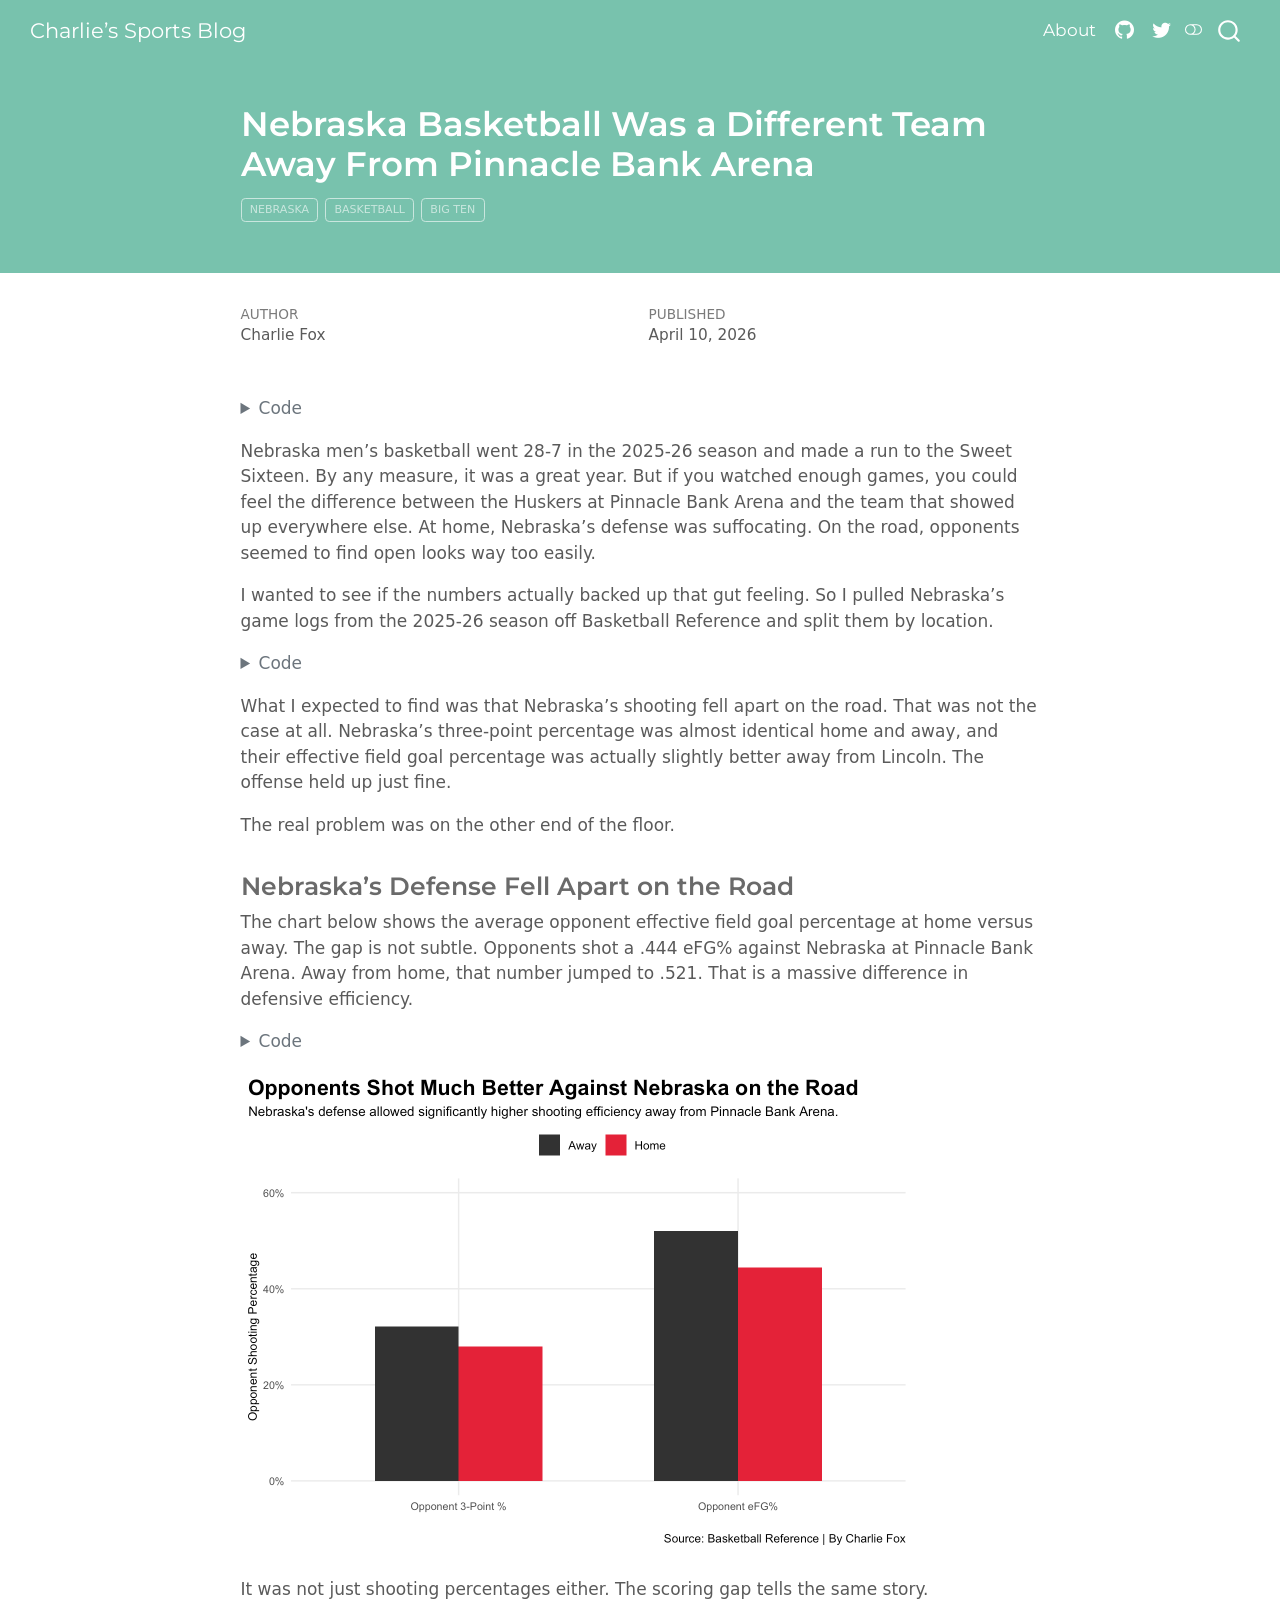
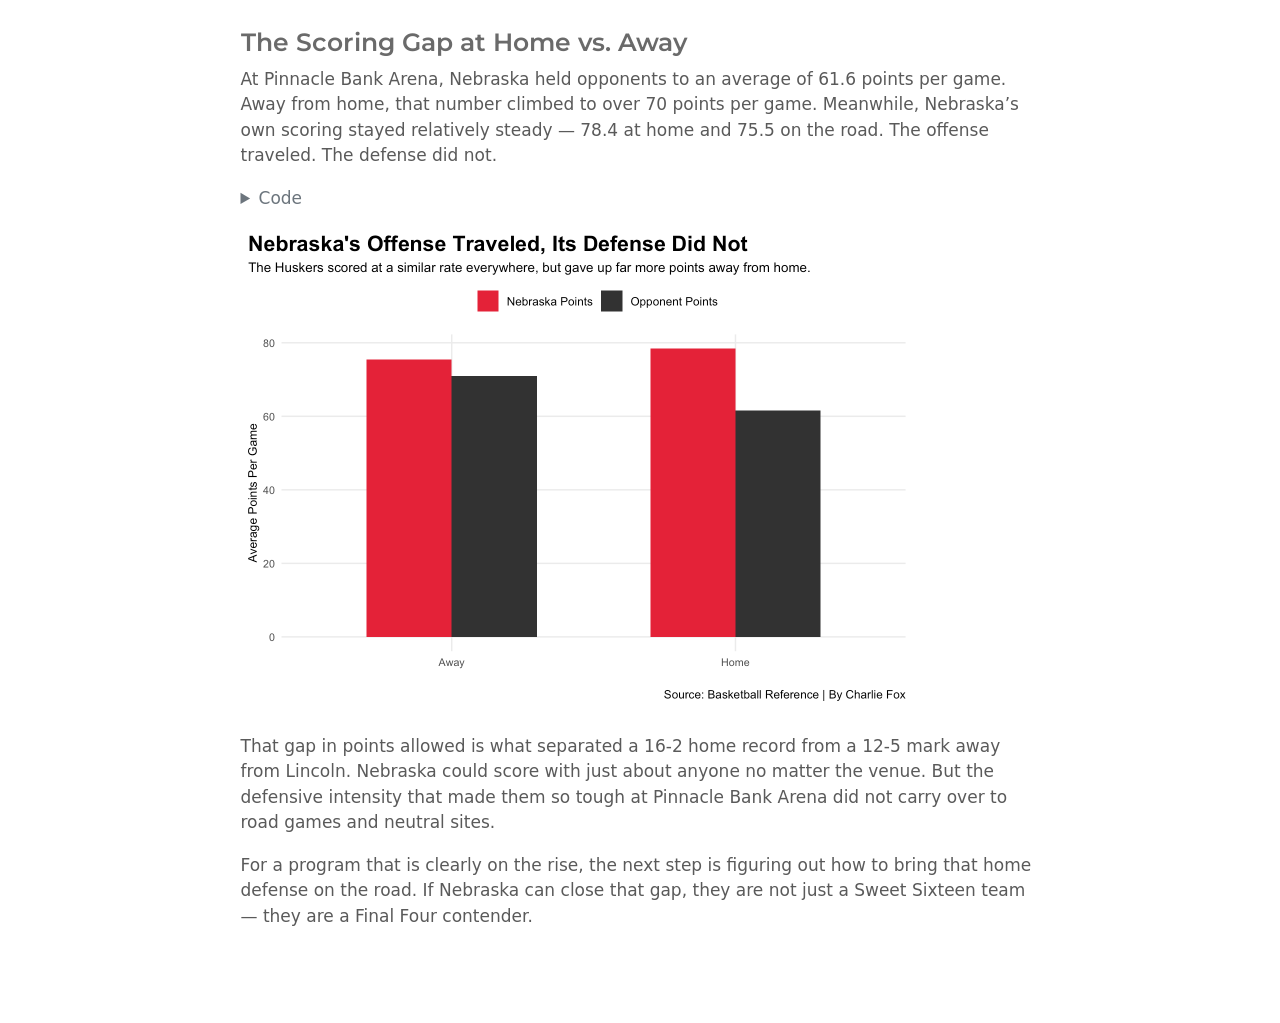
<file: posts/ii33.html>
<!DOCTYPE html>
<html xmlns="http://www.w3.org/1999/xhtml" lang="en" xml:lang="en"><head>

<meta charset="utf-8">
<meta name="generator" content="quarto-1.9.36">

<meta name="viewport" content="width=device-width, initial-scale=1.0, user-scalable=yes">

<meta name="author" content="Charlie Fox">
<meta name="dcterms.date" content="2026-04-10">

<title>Nebraska Basketball Was a Different Team Away From Pinnacle Bank Arena – Charlie’s Sports Blog</title>
<style>
/* Default styles provided by pandoc.
** See https://pandoc.org/MANUAL.html#variables-for-html for config info.
*/
code{white-space: pre-wrap;}
span.smallcaps{font-variant: small-caps;}
div.columns{display: flex; gap: min(4vw, 1.5em);}
div.column{flex: auto; overflow-x: auto;}
div.hanging-indent{margin-left: 1.5em; text-indent: -1.5em;}
ul.task-list{list-style: none;}
ul.task-list li input[type="checkbox"] {
  width: 0.8em;
  margin: 0 0.8em 0.2em -1em; /* quarto-specific, see https://github.com/quarto-dev/quarto-cli/issues/4556 */ 
  vertical-align: middle;
}
/* CSS for syntax highlighting */
html { -webkit-text-size-adjust: 100%; }
pre > code.sourceCode { white-space: pre; position: relative; }
pre > code.sourceCode > span { display: inline-block; line-height: 1.25; }
pre > code.sourceCode > span:empty { height: 1.2em; }
.sourceCode { overflow: visible; }
code.sourceCode > span { color: inherit; text-decoration: inherit; }
div.sourceCode { margin: 1em 0; }
pre.sourceCode { margin: 0; }
@media screen {
div.sourceCode { overflow: auto; }
}
@media print {
pre > code.sourceCode { white-space: pre-wrap; }
pre > code.sourceCode > span { text-indent: -5em; padding-left: 5em; }
}
pre.numberSource code
  { counter-reset: source-line 0; }
pre.numberSource code > span
  { position: relative; left: -4em; counter-increment: source-line; }
pre.numberSource code > span > a:first-child::before
  { content: counter(source-line);
    position: relative; left: -1em; text-align: right; vertical-align: baseline;
    border: none; display: inline-block;
    -webkit-touch-callout: none; -webkit-user-select: none;
    -khtml-user-select: none; -moz-user-select: none;
    -ms-user-select: none; user-select: none;
    padding: 0 4px; width: 4em;
  }
pre.numberSource { margin-left: 3em;  padding-left: 4px; }
div.sourceCode
  {   }
@media screen {
pre > code.sourceCode > span > a:first-child::before { text-decoration: underline; }
}
</style>


<script src="../site_libs/quarto-nav/quarto-nav.js"></script>
<script src="../site_libs/quarto-nav/headroom.min.js"></script>
<script src="../site_libs/clipboard/clipboard.min.js"></script>
<script src="../site_libs/quarto-search/autocomplete.umd.js"></script>
<script src="../site_libs/quarto-search/fuse.min.js"></script>
<script src="../site_libs/quarto-search/quarto-search.js"></script>
<meta name="quarto:offset" content="../">
<link href="../logo.png" rel="icon" type="image/png">
<script src="../site_libs/quarto-html/quarto.js" type="module"></script>
<script src="../site_libs/quarto-html/tabsets/tabsets.js" type="module"></script>
<script src="../site_libs/quarto-html/popper.min.js"></script>
<script src="../site_libs/quarto-html/tippy.umd.min.js"></script>
<script src="../site_libs/quarto-html/anchor.min.js"></script>
<link href="../site_libs/quarto-html/tippy.css" rel="stylesheet">
<link href="../site_libs/quarto-html/quarto-syntax-highlighting-845c23b38eaddc0f92fda52bfe77a8c8.css" rel="stylesheet" class="quarto-color-scheme" id="quarto-text-highlighting-styles">
<link href="../site_libs/quarto-html/quarto-syntax-highlighting-dark-f418161beb48e0141c760e455f12af2c.css" rel="stylesheet" class="quarto-color-scheme quarto-color-alternate" id="quarto-text-highlighting-styles">
<link href="../site_libs/quarto-html/quarto-syntax-highlighting-845c23b38eaddc0f92fda52bfe77a8c8.css" rel="stylesheet" class="quarto-color-scheme-extra" id="quarto-text-highlighting-styles">
<script src="../site_libs/bootstrap/bootstrap.min.js"></script>
<link href="../site_libs/bootstrap/bootstrap-icons.css" rel="stylesheet">
<link href="../site_libs/bootstrap/bootstrap-4397f41838bf6696a92fdfbed53ac40c.min.css" rel="stylesheet" append-hash="true" class="quarto-color-scheme" id="quarto-bootstrap" data-mode="light">
<link href="../site_libs/bootstrap/bootstrap-dark-d8dc2c26069c3ddea70947751563c25d.min.css" rel="stylesheet" append-hash="true" class="quarto-color-scheme quarto-color-alternate" id="quarto-bootstrap" data-mode="light">
<link href="../site_libs/bootstrap/bootstrap-4397f41838bf6696a92fdfbed53ac40c.min.css" rel="stylesheet" append-hash="true" class="quarto-color-scheme-extra" id="quarto-bootstrap" data-mode="light">
<script id="quarto-search-options" type="application/json">{
  "location": "navbar",
  "copy-button": false,
  "collapse-after": 3,
  "panel-placement": "end",
  "type": "overlay",
  "limit": 50,
  "keyboard-shortcut": [
    "f",
    "/",
    "s"
  ],
  "show-item-context": false,
  "language": {
    "search-no-results-text": "No results",
    "search-matching-documents-text": "matching documents",
    "search-copy-link-title": "Copy link to search",
    "search-hide-matches-text": "Hide additional matches",
    "search-more-match-text": "more match in this document",
    "search-more-matches-text": "more matches in this document",
    "search-clear-button-title": "Clear",
    "search-text-placeholder": "",
    "search-detached-cancel-button-title": "Cancel",
    "search-submit-button-title": "Submit",
    "search-label": "Search"
  }
}</script>


<link rel="stylesheet" href="../styles.css">
</head>

<body class="nav-fixed fullcontent quarto-light"><script id="quarto-html-before-body" type="application/javascript">
    const toggleBodyColorMode = (bsSheetEl) => {
      const mode = bsSheetEl.getAttribute("data-mode");
      const bodyEl = window.document.querySelector("body");
      if (mode === "dark") {
        bodyEl.classList.add("quarto-dark");
        bodyEl.classList.remove("quarto-light");
      } else {
        bodyEl.classList.add("quarto-light");
        bodyEl.classList.remove("quarto-dark");
      }
    }
    const toggleBodyColorPrimary = () => {
      const bsSheetEl = window.document.querySelector("link#quarto-bootstrap:not([rel=disabled-stylesheet])");
      if (bsSheetEl) {
        toggleBodyColorMode(bsSheetEl);
      }
    }
    const setColorSchemeToggle = (alternate) => {
      const toggles = window.document.querySelectorAll('.quarto-color-scheme-toggle');
      for (let i=0; i < toggles.length; i++) {
        const toggle = toggles[i];
        if (toggle) {
          if (alternate) {
            toggle.classList.add("alternate");
          } else {
            toggle.classList.remove("alternate");
          }
        }
      }
    };
    const toggleColorMode = (alternate) => {
      // Switch the stylesheets
      const primaryStylesheets = window.document.querySelectorAll('link.quarto-color-scheme:not(.quarto-color-alternate)');
      const alternateStylesheets = window.document.querySelectorAll('link.quarto-color-scheme.quarto-color-alternate');
      manageTransitions('#quarto-margin-sidebar .nav-link', false);
      if (alternate) {
        // note: dark is layered on light, we don't disable primary!
        enableStylesheet(alternateStylesheets);
        for (const sheetNode of alternateStylesheets) {
          if (sheetNode.id === "quarto-bootstrap") {
            toggleBodyColorMode(sheetNode);
          }
        }
      } else {
        disableStylesheet(alternateStylesheets);
        enableStylesheet(primaryStylesheets)
        toggleBodyColorPrimary();
      }
      manageTransitions('#quarto-margin-sidebar .nav-link', true);
      // Switch the toggles
      setColorSchemeToggle(alternate)
      // Hack to workaround the fact that safari doesn't
      // properly recolor the scrollbar when toggling (#1455)
      if (navigator.userAgent.indexOf('Safari') > 0 && navigator.userAgent.indexOf('Chrome') == -1) {
        manageTransitions("body", false);
        window.scrollTo(0, 1);
        setTimeout(() => {
          window.scrollTo(0, 0);
          manageTransitions("body", true);
        }, 40);
      }
    }
    const disableStylesheet = (stylesheets) => {
      for (let i=0; i < stylesheets.length; i++) {
        const stylesheet = stylesheets[i];
        stylesheet.rel = 'disabled-stylesheet';
      }
    }
    const enableStylesheet = (stylesheets) => {
      for (let i=0; i < stylesheets.length; i++) {
        const stylesheet = stylesheets[i];
        if(stylesheet.rel !== 'stylesheet') { // for Chrome, which will still FOUC without this check
          stylesheet.rel = 'stylesheet';
        }
      }
    }
    const manageTransitions = (selector, allowTransitions) => {
      const els = window.document.querySelectorAll(selector);
      for (let i=0; i < els.length; i++) {
        const el = els[i];
        if (allowTransitions) {
          el.classList.remove('notransition');
        } else {
          el.classList.add('notransition');
        }
      }
    }
    const isFileUrl = () => {
      return window.location.protocol === 'file:';
    }
    const hasAlternateSentinel = () => {
      let styleSentinel = getColorSchemeSentinel();
      if (styleSentinel !== null) {
        return styleSentinel === "alternate";
      } else {
        return false;
      }
    }
    const setStyleSentinel = (alternate) => {
      const value = alternate ? "alternate" : "default";
      if (!isFileUrl()) {
        window.localStorage.setItem("quarto-color-scheme", value);
      } else {
        localAlternateSentinel = value;
      }
    }
    const getColorSchemeSentinel = () => {
      if (!isFileUrl()) {
        const storageValue = window.localStorage.getItem("quarto-color-scheme");
        return storageValue != null ? storageValue : localAlternateSentinel;
      } else {
        return localAlternateSentinel;
      }
    }
    const toggleGiscusIfUsed = (isAlternate, darkModeDefault) => {
      const baseTheme = document.querySelector('#giscus-base-theme')?.value ?? 'light';
      const alternateTheme = document.querySelector('#giscus-alt-theme')?.value ?? 'dark';
      let newTheme = '';
      if(authorPrefersDark) {
        newTheme = isAlternate ? baseTheme : alternateTheme;
      } else {
        newTheme = isAlternate ? alternateTheme : baseTheme;
      }
      const changeGiscusTheme = () => {
        // From: https://github.com/giscus/giscus/issues/336
        const sendMessage = (message) => {
          const iframe = document.querySelector('iframe.giscus-frame');
          if (!iframe) return;
          iframe.contentWindow.postMessage({ giscus: message }, 'https://giscus.app');
        }
        sendMessage({
          setConfig: {
            theme: newTheme
          }
        });
      }
      const isGiscussLoaded = window.document.querySelector('iframe.giscus-frame') !== null;
      if (isGiscussLoaded) {
        changeGiscusTheme();
      }
    };
    const authorPrefersDark = false;
    const darkModeDefault = authorPrefersDark;
      document.querySelector('link#quarto-text-highlighting-styles.quarto-color-scheme-extra').rel = 'disabled-stylesheet';
      document.querySelector('link#quarto-bootstrap.quarto-color-scheme-extra').rel = 'disabled-stylesheet';
    let localAlternateSentinel = darkModeDefault ? 'alternate' : 'default';
    // Dark / light mode switch
    window.quartoToggleColorScheme = () => {
      // Read the current dark / light value
      let toAlternate = !hasAlternateSentinel();
      toggleColorMode(toAlternate);
      setStyleSentinel(toAlternate);
      toggleGiscusIfUsed(toAlternate, darkModeDefault);
      window.dispatchEvent(new Event('resize'));
    };
    // Switch to dark mode if need be
    if (hasAlternateSentinel()) {
      toggleColorMode(true);
    } else {
      toggleColorMode(false);
    }
  </script>

<div id="quarto-search-results"></div>
  <header id="quarto-header" class="headroom fixed-top quarto-banner">
    <nav class="navbar navbar-expand-lg " data-bs-theme="dark">
      <div class="navbar-container container-fluid">
      <div class="navbar-brand-container mx-auto">
    <a class="navbar-brand" href="../index.html">
    <span class="navbar-title">Charlie’s Sports Blog</span>
    </a>
  </div>
            <div id="quarto-search" class="" title="Search"></div>
          <button class="navbar-toggler" type="button" data-bs-toggle="collapse" data-bs-target="#navbarCollapse" aria-controls="navbarCollapse" role="menu" aria-expanded="false" aria-label="Toggle navigation" onclick="if (window.quartoToggleHeadroom) { window.quartoToggleHeadroom(); }">
  <span class="navbar-toggler-icon"></span>
</button>
          <div class="collapse navbar-collapse" id="navbarCollapse">
            <ul class="navbar-nav navbar-nav-scroll ms-auto">
  <li class="nav-item">
    <a class="nav-link" href="../about.html"> 
<span class="menu-text">About</span></a>
  </li>  
  <li class="nav-item compact">
    <a class="nav-link" href="https://github.com/Charliefox22"> <i class="bi bi-github" role="img">
</i> 
<span class="menu-text"></span></a>
  </li>  
  <li class="nav-item compact">
    <a class="nav-link" href="https://x.com/CharlieFox49752"> <i class="bi bi-twitter" role="img">
</i> 
<span class="menu-text"></span></a>
  </li>  
</ul>
          </div> <!-- /navcollapse -->
            <div class="quarto-navbar-tools">
  <a href="" class="quarto-color-scheme-toggle quarto-navigation-tool  px-1" onclick="window.quartoToggleColorScheme(); return false;" title="Toggle dark mode"><i class="bi"></i></a>
</div>
      </div> <!-- /container-fluid -->
    </nav>
</header>
<!-- content -->
<header id="title-block-header" class="quarto-title-block default page-columns page-full">
  <div class="quarto-title-banner page-columns page-full">
    <div class="quarto-title column-body">
      <h1 class="title">Nebraska Basketball Was a Different Team Away From Pinnacle Bank Arena</h1>
                                <div class="quarto-categories">
                <div class="quarto-category">nebraska</div>
                <div class="quarto-category">basketball</div>
                <div class="quarto-category">big ten</div>
              </div>
                  </div>
  </div>
    
  
  <div class="quarto-title-meta">

      <div>
      <div class="quarto-title-meta-heading">Author</div>
      <div class="quarto-title-meta-contents">
               <p>Charlie Fox </p>
            </div>
    </div>
      
      <div>
      <div class="quarto-title-meta-heading">Published</div>
      <div class="quarto-title-meta-contents">
        <p class="date">April 10, 2026</p>
      </div>
    </div>
    
      
    </div>
    
  
  </header><div id="quarto-content" class="quarto-container page-columns page-rows-contents page-layout-article page-navbar">
<!-- sidebar -->
<!-- margin-sidebar -->
    
<!-- main -->
<main class="content quarto-banner-title-block" id="quarto-document-content">






<div class="cell">
<details class="code-fold">
<summary>Code</summary>
<div class="code-copy-outer-scaffold"><div class="sourceCode cell-code" id="cb1"><pre class="sourceCode r code-with-copy"><code class="sourceCode r"><span id="cb1-1"><a href="#cb1-1" aria-hidden="true" tabindex="-1"></a><span class="fu">library</span>(tidyverse)</span>
<span id="cb1-2"><a href="#cb1-2" aria-hidden="true" tabindex="-1"></a><span class="fu">library</span>(ggalt)</span>
<span id="cb1-3"><a href="#cb1-3" aria-hidden="true" tabindex="-1"></a><span class="fu">library</span>(ggrepel)</span></code></pre></div><button title="Copy to Clipboard" class="code-copy-button"><i class="bi"></i></button></div>
</details>
</div>
<p>Nebraska men’s basketball went 28-7 in the 2025-26 season and made a run to the Sweet Sixteen. By any measure, it was a great year. But if you watched enough games, you could feel the difference between the Huskers at Pinnacle Bank Arena and the team that showed up everywhere else. At home, Nebraska’s defense was suffocating. On the road, opponents seemed to find open looks way too easily.</p>
<p>I wanted to see if the numbers actually backed up that gut feeling. So I pulled Nebraska’s game logs from the 2025-26 season off Basketball Reference and split them by location.</p>
<div class="cell">
<details class="code-fold">
<summary>Code</summary>
<div class="code-copy-outer-scaffold"><div class="sourceCode cell-code" id="cb2"><pre class="sourceCode r code-with-copy"><code class="sourceCode r"><span id="cb2-1"><a href="#cb2-1" aria-hidden="true" tabindex="-1"></a>husker_games <span class="ot">&lt;-</span> <span class="fu">read_csv</span>(<span class="st">"https://raw.githubusercontent.com/Charliefox22/sportsdatafiles/refs/heads/main/Project1Stats%20copy.csv"</span>, <span class="at">skip =</span> <span class="dv">1</span>) <span class="sc">|&gt;</span></span>
<span id="cb2-2"><a href="#cb2-2" aria-hidden="true" tabindex="-1"></a>  <span class="fu">filter</span>(<span class="sc">!</span><span class="fu">is.na</span>(Rk)) <span class="sc">|&gt;</span></span>
<span id="cb2-3"><a href="#cb2-3" aria-hidden="true" tabindex="-1"></a>  <span class="fu">rename</span>(</span>
<span id="cb2-4"><a href="#cb2-4" aria-hidden="true" tabindex="-1"></a>    <span class="at">location =</span> <span class="st">`</span><span class="at">...4</span><span class="st">`</span>,</span>
<span id="cb2-5"><a href="#cb2-5" aria-hidden="true" tabindex="-1"></a>    <span class="at">team_pts =</span> Tm,</span>
<span id="cb2-6"><a href="#cb2-6" aria-hidden="true" tabindex="-1"></a>    <span class="at">opp_pts =</span> Opp...<span class="dv">9</span>,</span>
<span id="cb2-7"><a href="#cb2-7" aria-hidden="true" tabindex="-1"></a>    <span class="at">team_3p_pct =</span> <span class="st">`</span><span class="at">3P%...16</span><span class="st">`</span>,</span>
<span id="cb2-8"><a href="#cb2-8" aria-hidden="true" tabindex="-1"></a>    <span class="at">team_efg_pct =</span> <span class="st">`</span><span class="at">eFG%...20</span><span class="st">`</span>,</span>
<span id="cb2-9"><a href="#cb2-9" aria-hidden="true" tabindex="-1"></a>    <span class="at">opp_fg_pct =</span> <span class="st">`</span><span class="at">FG%...34</span><span class="st">`</span>,</span>
<span id="cb2-10"><a href="#cb2-10" aria-hidden="true" tabindex="-1"></a>    <span class="at">opp_3p_pct =</span> <span class="st">`</span><span class="at">3P%...37</span><span class="st">`</span>,</span>
<span id="cb2-11"><a href="#cb2-11" aria-hidden="true" tabindex="-1"></a>    <span class="at">opp_efg_pct =</span> <span class="st">`</span><span class="at">eFG%...41</span><span class="st">`</span></span>
<span id="cb2-12"><a href="#cb2-12" aria-hidden="true" tabindex="-1"></a>  ) <span class="sc">|&gt;</span></span>
<span id="cb2-13"><a href="#cb2-13" aria-hidden="true" tabindex="-1"></a>  <span class="fu">mutate</span>(</span>
<span id="cb2-14"><a href="#cb2-14" aria-hidden="true" tabindex="-1"></a>    <span class="at">location =</span> <span class="fu">case_when</span>(</span>
<span id="cb2-15"><a href="#cb2-15" aria-hidden="true" tabindex="-1"></a>      <span class="fu">is.na</span>(location) <span class="sc">~</span> <span class="st">"Home"</span>,</span>
<span id="cb2-16"><a href="#cb2-16" aria-hidden="true" tabindex="-1"></a>      <span class="cn">TRUE</span> <span class="sc">~</span> <span class="st">"Away"</span></span>
<span id="cb2-17"><a href="#cb2-17" aria-hidden="true" tabindex="-1"></a>    ),</span>
<span id="cb2-18"><a href="#cb2-18" aria-hidden="true" tabindex="-1"></a>    <span class="at">team_pts =</span> <span class="fu">as.numeric</span>(team_pts),</span>
<span id="cb2-19"><a href="#cb2-19" aria-hidden="true" tabindex="-1"></a>    <span class="at">opp_pts =</span> <span class="fu">as.numeric</span>(opp_pts),</span>
<span id="cb2-20"><a href="#cb2-20" aria-hidden="true" tabindex="-1"></a>    <span class="at">team_3p_pct =</span> <span class="fu">as.numeric</span>(team_3p_pct),</span>
<span id="cb2-21"><a href="#cb2-21" aria-hidden="true" tabindex="-1"></a>    <span class="at">team_efg_pct =</span> <span class="fu">as.numeric</span>(team_efg_pct),</span>
<span id="cb2-22"><a href="#cb2-22" aria-hidden="true" tabindex="-1"></a>    <span class="at">opp_fg_pct =</span> <span class="fu">as.numeric</span>(opp_fg_pct),</span>
<span id="cb2-23"><a href="#cb2-23" aria-hidden="true" tabindex="-1"></a>    <span class="at">opp_3p_pct =</span> <span class="fu">as.numeric</span>(opp_3p_pct),</span>
<span id="cb2-24"><a href="#cb2-24" aria-hidden="true" tabindex="-1"></a>    <span class="at">opp_efg_pct =</span> <span class="fu">as.numeric</span>(opp_efg_pct)</span>
<span id="cb2-25"><a href="#cb2-25" aria-hidden="true" tabindex="-1"></a>  )</span></code></pre></div><button title="Copy to Clipboard" class="code-copy-button"><i class="bi"></i></button></div>
</details>
</div>
<p>What I expected to find was that Nebraska’s shooting fell apart on the road. That was not the case at all. Nebraska’s three-point percentage was almost identical home and away, and their effective field goal percentage was actually slightly better away from Lincoln. The offense held up just fine.</p>
<p>The real problem was on the other end of the floor.</p>
<section id="nebraskas-defense-fell-apart-on-the-road" class="level3">
<h3 class="anchored" data-anchor-id="nebraskas-defense-fell-apart-on-the-road">Nebraska’s Defense Fell Apart on the Road</h3>
<p>The chart below shows the average opponent effective field goal percentage at home versus away. The gap is not subtle. Opponents shot a .444 eFG% against Nebraska at Pinnacle Bank Arena. Away from home, that number jumped to .521. That is a massive difference in defensive efficiency.</p>
<div class="cell">
<details class="code-fold">
<summary>Code</summary>
<div class="code-copy-outer-scaffold"><div class="sourceCode cell-code" id="cb3"><pre class="sourceCode r code-with-copy"><code class="sourceCode r"><span id="cb3-1"><a href="#cb3-1" aria-hidden="true" tabindex="-1"></a>defense_split <span class="ot">&lt;-</span> husker_games <span class="sc">|&gt;</span></span>
<span id="cb3-2"><a href="#cb3-2" aria-hidden="true" tabindex="-1"></a>  <span class="fu">group_by</span>(location) <span class="sc">|&gt;</span></span>
<span id="cb3-3"><a href="#cb3-3" aria-hidden="true" tabindex="-1"></a>  <span class="fu">summarise</span>(</span>
<span id="cb3-4"><a href="#cb3-4" aria-hidden="true" tabindex="-1"></a>    <span class="at">avg_opp_efg =</span> <span class="fu">mean</span>(opp_efg_pct, <span class="at">na.rm =</span> <span class="cn">TRUE</span>),</span>
<span id="cb3-5"><a href="#cb3-5" aria-hidden="true" tabindex="-1"></a>    <span class="at">avg_opp_3p =</span> <span class="fu">mean</span>(opp_3p_pct, <span class="at">na.rm =</span> <span class="cn">TRUE</span>)</span>
<span id="cb3-6"><a href="#cb3-6" aria-hidden="true" tabindex="-1"></a>  ) <span class="sc">|&gt;</span></span>
<span id="cb3-7"><a href="#cb3-7" aria-hidden="true" tabindex="-1"></a>  <span class="fu">pivot_longer</span>(<span class="at">cols =</span> <span class="fu">c</span>(avg_opp_efg, avg_opp_3p), <span class="at">names_to =</span> <span class="st">"metric"</span>, <span class="at">values_to =</span> <span class="st">"percentage"</span>) <span class="sc">|&gt;</span></span>
<span id="cb3-8"><a href="#cb3-8" aria-hidden="true" tabindex="-1"></a>  <span class="fu">mutate</span>(</span>
<span id="cb3-9"><a href="#cb3-9" aria-hidden="true" tabindex="-1"></a>    <span class="at">metric =</span> <span class="fu">case_when</span>(</span>
<span id="cb3-10"><a href="#cb3-10" aria-hidden="true" tabindex="-1"></a>      metric <span class="sc">==</span> <span class="st">"avg_opp_efg"</span> <span class="sc">~</span> <span class="st">"Opponent eFG%"</span>,</span>
<span id="cb3-11"><a href="#cb3-11" aria-hidden="true" tabindex="-1"></a>      metric <span class="sc">==</span> <span class="st">"avg_opp_3p"</span> <span class="sc">~</span> <span class="st">"Opponent 3-Point %"</span></span>
<span id="cb3-12"><a href="#cb3-12" aria-hidden="true" tabindex="-1"></a>    )</span>
<span id="cb3-13"><a href="#cb3-13" aria-hidden="true" tabindex="-1"></a>  )</span>
<span id="cb3-14"><a href="#cb3-14" aria-hidden="true" tabindex="-1"></a></span>
<span id="cb3-15"><a href="#cb3-15" aria-hidden="true" tabindex="-1"></a><span class="fu">ggplot</span>(defense_split, <span class="fu">aes</span>(<span class="at">x =</span> metric, <span class="at">y =</span> percentage, <span class="at">fill =</span> location)) <span class="sc">+</span></span>
<span id="cb3-16"><a href="#cb3-16" aria-hidden="true" tabindex="-1"></a>  <span class="fu">geom_bar</span>(<span class="at">stat =</span> <span class="st">"identity"</span>, <span class="at">position =</span> <span class="st">"dodge"</span>, <span class="at">width =</span> <span class="fl">0.6</span>) <span class="sc">+</span></span>
<span id="cb3-17"><a href="#cb3-17" aria-hidden="true" tabindex="-1"></a>  <span class="fu">scale_y_continuous</span>(<span class="at">labels =</span> scales<span class="sc">::</span><span class="fu">percent_format</span>(), <span class="at">limits =</span> <span class="fu">c</span>(<span class="dv">0</span>, <span class="fl">0.6</span>)) <span class="sc">+</span></span>
<span id="cb3-18"><a href="#cb3-18" aria-hidden="true" tabindex="-1"></a>  <span class="fu">scale_fill_manual</span>(<span class="at">values =</span> <span class="fu">c</span>(<span class="st">"Home"</span> <span class="ot">=</span> <span class="st">"#E41C38"</span>, <span class="st">"Away"</span> <span class="ot">=</span> <span class="st">"#333333"</span>)) <span class="sc">+</span></span>
<span id="cb3-19"><a href="#cb3-19" aria-hidden="true" tabindex="-1"></a>  <span class="fu">labs</span>(</span>
<span id="cb3-20"><a href="#cb3-20" aria-hidden="true" tabindex="-1"></a>    <span class="at">title =</span> <span class="st">"Opponents Shot Much Better Against Nebraska on the Road"</span>,</span>
<span id="cb3-21"><a href="#cb3-21" aria-hidden="true" tabindex="-1"></a>    <span class="at">subtitle =</span> <span class="st">"Nebraska's defense allowed significantly higher shooting efficiency away from Pinnacle Bank Arena."</span>,</span>
<span id="cb3-22"><a href="#cb3-22" aria-hidden="true" tabindex="-1"></a>    <span class="at">x =</span> <span class="st">""</span>,</span>
<span id="cb3-23"><a href="#cb3-23" aria-hidden="true" tabindex="-1"></a>    <span class="at">y =</span> <span class="st">"Opponent Shooting Percentage"</span>,</span>
<span id="cb3-24"><a href="#cb3-24" aria-hidden="true" tabindex="-1"></a>    <span class="at">fill =</span> <span class="st">""</span>,</span>
<span id="cb3-25"><a href="#cb3-25" aria-hidden="true" tabindex="-1"></a>    <span class="at">caption =</span> <span class="st">"Source: Basketball Reference | By Charlie Fox"</span></span>
<span id="cb3-26"><a href="#cb3-26" aria-hidden="true" tabindex="-1"></a>  ) <span class="sc">+</span></span>
<span id="cb3-27"><a href="#cb3-27" aria-hidden="true" tabindex="-1"></a>  <span class="fu">theme_minimal</span>() <span class="sc">+</span></span>
<span id="cb3-28"><a href="#cb3-28" aria-hidden="true" tabindex="-1"></a>  <span class="fu">theme</span>(</span>
<span id="cb3-29"><a href="#cb3-29" aria-hidden="true" tabindex="-1"></a>    <span class="at">plot.title =</span> <span class="fu">element_text</span>(<span class="at">size =</span> <span class="dv">16</span>, <span class="at">face =</span> <span class="st">"bold"</span>),</span>
<span id="cb3-30"><a href="#cb3-30" aria-hidden="true" tabindex="-1"></a>    <span class="at">plot.title.position =</span> <span class="st">"plot"</span>,</span>
<span id="cb3-31"><a href="#cb3-31" aria-hidden="true" tabindex="-1"></a>    <span class="at">plot.subtitle =</span> <span class="fu">element_text</span>(<span class="at">size =</span> <span class="dv">10</span>),</span>
<span id="cb3-32"><a href="#cb3-32" aria-hidden="true" tabindex="-1"></a>    <span class="at">axis.title =</span> <span class="fu">element_text</span>(<span class="at">size =</span> <span class="dv">9</span>),</span>
<span id="cb3-33"><a href="#cb3-33" aria-hidden="true" tabindex="-1"></a>    <span class="at">axis.text =</span> <span class="fu">element_text</span>(<span class="at">size =</span> <span class="dv">8</span>),</span>
<span id="cb3-34"><a href="#cb3-34" aria-hidden="true" tabindex="-1"></a>    <span class="at">panel.background =</span> <span class="fu">element_blank</span>(),</span>
<span id="cb3-35"><a href="#cb3-35" aria-hidden="true" tabindex="-1"></a>    <span class="at">panel.grid.minor =</span> <span class="fu">element_blank</span>(),</span>
<span id="cb3-36"><a href="#cb3-36" aria-hidden="true" tabindex="-1"></a>    <span class="at">legend.position =</span> <span class="st">"top"</span></span>
<span id="cb3-37"><a href="#cb3-37" aria-hidden="true" tabindex="-1"></a>  )</span></code></pre></div><button title="Copy to Clipboard" class="code-copy-button"><i class="bi"></i></button></div>
</details>
<div class="cell-output-display">
<div>
<figure class="figure">
<p><img src="ii33_files/figure-html/unnamed-chunk-3-1.png" class="img-fluid figure-img" width="672"></p>
</figure>
</div>
</div>
</div>
<p>It was not just shooting percentages either. The scoring gap tells the same story.</p>
</section>
<section id="the-scoring-gap-at-home-vs.-away" class="level3">
<h3 class="anchored" data-anchor-id="the-scoring-gap-at-home-vs.-away">The Scoring Gap at Home vs.&nbsp;Away</h3>
<p>At Pinnacle Bank Arena, Nebraska held opponents to an average of 61.6 points per game. Away from home, that number climbed to over 70 points per game. Meanwhile, Nebraska’s own scoring stayed relatively steady — 78.4 at home and 75.5 on the road. The offense traveled. The defense did not.</p>
<div class="cell">
<details class="code-fold">
<summary>Code</summary>
<div class="code-copy-outer-scaffold"><div class="sourceCode cell-code" id="cb4"><pre class="sourceCode r code-with-copy"><code class="sourceCode r"><span id="cb4-1"><a href="#cb4-1" aria-hidden="true" tabindex="-1"></a>scoring_split <span class="ot">&lt;-</span> husker_games <span class="sc">|&gt;</span></span>
<span id="cb4-2"><a href="#cb4-2" aria-hidden="true" tabindex="-1"></a>  <span class="fu">group_by</span>(location) <span class="sc">|&gt;</span></span>
<span id="cb4-3"><a href="#cb4-3" aria-hidden="true" tabindex="-1"></a>  <span class="fu">summarise</span>(</span>
<span id="cb4-4"><a href="#cb4-4" aria-hidden="true" tabindex="-1"></a>    <span class="at">avg_team_pts =</span> <span class="fu">mean</span>(team_pts, <span class="at">na.rm =</span> <span class="cn">TRUE</span>),</span>
<span id="cb4-5"><a href="#cb4-5" aria-hidden="true" tabindex="-1"></a>    <span class="at">avg_opp_pts =</span> <span class="fu">mean</span>(opp_pts, <span class="at">na.rm =</span> <span class="cn">TRUE</span>)</span>
<span id="cb4-6"><a href="#cb4-6" aria-hidden="true" tabindex="-1"></a>  )</span>
<span id="cb4-7"><a href="#cb4-7" aria-hidden="true" tabindex="-1"></a></span>
<span id="cb4-8"><a href="#cb4-8" aria-hidden="true" tabindex="-1"></a>scoring_long <span class="ot">&lt;-</span> scoring_split <span class="sc">|&gt;</span></span>
<span id="cb4-9"><a href="#cb4-9" aria-hidden="true" tabindex="-1"></a>  <span class="fu">pivot_longer</span>(<span class="at">cols =</span> <span class="fu">c</span>(avg_team_pts, avg_opp_pts), <span class="at">names_to =</span> <span class="st">"category"</span>, <span class="at">values_to =</span> <span class="st">"points"</span>) <span class="sc">|&gt;</span></span>
<span id="cb4-10"><a href="#cb4-10" aria-hidden="true" tabindex="-1"></a>  <span class="fu">mutate</span>(</span>
<span id="cb4-11"><a href="#cb4-11" aria-hidden="true" tabindex="-1"></a>    <span class="at">category =</span> <span class="fu">case_when</span>(</span>
<span id="cb4-12"><a href="#cb4-12" aria-hidden="true" tabindex="-1"></a>      category <span class="sc">==</span> <span class="st">"avg_team_pts"</span> <span class="sc">~</span> <span class="st">"Nebraska Points"</span>,</span>
<span id="cb4-13"><a href="#cb4-13" aria-hidden="true" tabindex="-1"></a>      category <span class="sc">==</span> <span class="st">"avg_opp_pts"</span> <span class="sc">~</span> <span class="st">"Opponent Points"</span></span>
<span id="cb4-14"><a href="#cb4-14" aria-hidden="true" tabindex="-1"></a>    )</span>
<span id="cb4-15"><a href="#cb4-15" aria-hidden="true" tabindex="-1"></a>  )</span>
<span id="cb4-16"><a href="#cb4-16" aria-hidden="true" tabindex="-1"></a></span>
<span id="cb4-17"><a href="#cb4-17" aria-hidden="true" tabindex="-1"></a><span class="fu">ggplot</span>(scoring_long, <span class="fu">aes</span>(<span class="at">x =</span> location, <span class="at">y =</span> points, <span class="at">fill =</span> category)) <span class="sc">+</span></span>
<span id="cb4-18"><a href="#cb4-18" aria-hidden="true" tabindex="-1"></a>  <span class="fu">geom_bar</span>(<span class="at">stat =</span> <span class="st">"identity"</span>, <span class="at">position =</span> <span class="st">"dodge"</span>, <span class="at">width =</span> <span class="fl">0.6</span>) <span class="sc">+</span></span>
<span id="cb4-19"><a href="#cb4-19" aria-hidden="true" tabindex="-1"></a>  <span class="fu">scale_fill_manual</span>(<span class="at">values =</span> <span class="fu">c</span>(<span class="st">"Nebraska Points"</span> <span class="ot">=</span> <span class="st">"#E41C38"</span>, <span class="st">"Opponent Points"</span> <span class="ot">=</span> <span class="st">"#333333"</span>)) <span class="sc">+</span></span>
<span id="cb4-20"><a href="#cb4-20" aria-hidden="true" tabindex="-1"></a>  <span class="fu">labs</span>(</span>
<span id="cb4-21"><a href="#cb4-21" aria-hidden="true" tabindex="-1"></a>    <span class="at">title =</span> <span class="st">"Nebraska's Offense Traveled, Its Defense Did Not"</span>,</span>
<span id="cb4-22"><a href="#cb4-22" aria-hidden="true" tabindex="-1"></a>    <span class="at">subtitle =</span> <span class="st">"The Huskers scored at a similar rate everywhere, but gave up far more points away from home."</span>,</span>
<span id="cb4-23"><a href="#cb4-23" aria-hidden="true" tabindex="-1"></a>    <span class="at">x =</span> <span class="st">""</span>,</span>
<span id="cb4-24"><a href="#cb4-24" aria-hidden="true" tabindex="-1"></a>    <span class="at">y =</span> <span class="st">"Average Points Per Game"</span>,</span>
<span id="cb4-25"><a href="#cb4-25" aria-hidden="true" tabindex="-1"></a>    <span class="at">fill =</span> <span class="st">""</span>,</span>
<span id="cb4-26"><a href="#cb4-26" aria-hidden="true" tabindex="-1"></a>    <span class="at">caption =</span> <span class="st">"Source: Basketball Reference | By Charlie Fox"</span></span>
<span id="cb4-27"><a href="#cb4-27" aria-hidden="true" tabindex="-1"></a>  ) <span class="sc">+</span></span>
<span id="cb4-28"><a href="#cb4-28" aria-hidden="true" tabindex="-1"></a>  <span class="fu">theme_minimal</span>() <span class="sc">+</span></span>
<span id="cb4-29"><a href="#cb4-29" aria-hidden="true" tabindex="-1"></a>  <span class="fu">theme</span>(</span>
<span id="cb4-30"><a href="#cb4-30" aria-hidden="true" tabindex="-1"></a>    <span class="at">plot.title =</span> <span class="fu">element_text</span>(<span class="at">size =</span> <span class="dv">16</span>, <span class="at">face =</span> <span class="st">"bold"</span>),</span>
<span id="cb4-31"><a href="#cb4-31" aria-hidden="true" tabindex="-1"></a>    <span class="at">plot.title.position =</span> <span class="st">"plot"</span>,</span>
<span id="cb4-32"><a href="#cb4-32" aria-hidden="true" tabindex="-1"></a>    <span class="at">plot.subtitle =</span> <span class="fu">element_text</span>(<span class="at">size =</span> <span class="dv">10</span>),</span>
<span id="cb4-33"><a href="#cb4-33" aria-hidden="true" tabindex="-1"></a>    <span class="at">axis.title =</span> <span class="fu">element_text</span>(<span class="at">size =</span> <span class="dv">9</span>),</span>
<span id="cb4-34"><a href="#cb4-34" aria-hidden="true" tabindex="-1"></a>    <span class="at">axis.text =</span> <span class="fu">element_text</span>(<span class="at">size =</span> <span class="dv">8</span>),</span>
<span id="cb4-35"><a href="#cb4-35" aria-hidden="true" tabindex="-1"></a>    <span class="at">panel.background =</span> <span class="fu">element_blank</span>(),</span>
<span id="cb4-36"><a href="#cb4-36" aria-hidden="true" tabindex="-1"></a>    <span class="at">panel.grid.minor =</span> <span class="fu">element_blank</span>(),</span>
<span id="cb4-37"><a href="#cb4-37" aria-hidden="true" tabindex="-1"></a>    <span class="at">legend.position =</span> <span class="st">"top"</span></span>
<span id="cb4-38"><a href="#cb4-38" aria-hidden="true" tabindex="-1"></a>  )</span></code></pre></div><button title="Copy to Clipboard" class="code-copy-button"><i class="bi"></i></button></div>
</details>
<div class="cell-output-display">
<div>
<figure class="figure">
<p><img src="ii33_files/figure-html/unnamed-chunk-4-1.png" class="img-fluid figure-img" width="672"></p>
</figure>
</div>
</div>
</div>
<p>That gap in points allowed is what separated a 16-2 home record from a 12-5 mark away from Lincoln. Nebraska could score with just about anyone no matter the venue. But the defensive intensity that made them so tough at Pinnacle Bank Arena did not carry over to road games and neutral sites.</p>
<p>For a program that is clearly on the rise, the next step is figuring out how to bring that home defense on the road. If Nebraska can close that gap, they are not just a Sweet Sixteen team — they are a Final Four contender.</p>


</section>

</main> <!-- /main -->
<script id="quarto-html-after-body" type="application/javascript">
  window.document.addEventListener("DOMContentLoaded", function (event) {
    // Ensure there is a toggle, if there isn't float one in the top right
    if (window.document.querySelector('.quarto-color-scheme-toggle') === null) {
      const a = window.document.createElement('a');
      a.classList.add('top-right');
      a.classList.add('quarto-color-scheme-toggle');
      a.href = "";
      a.onclick = function() { try { window.quartoToggleColorScheme(); } catch {} return false; };
      const i = window.document.createElement("i");
      i.classList.add('bi');
      a.appendChild(i);
      window.document.body.appendChild(a);
    }
    setColorSchemeToggle(hasAlternateSentinel())
    const icon = "";
    const anchorJS = new window.AnchorJS();
    anchorJS.options = {
      placement: 'right',
      icon: icon
    };
    anchorJS.add('.anchored');
    const isCodeAnnotation = (el) => {
      for (const clz of el.classList) {
        if (clz.startsWith('code-annotation-')) {                     
          return true;
        }
      }
      return false;
    }
    const onCopySuccess = function(e) {
      // button target
      const button = e.trigger;
      // don't keep focus
      button.blur();
      // flash "checked"
      button.classList.add('code-copy-button-checked');
      var currentTitle = button.getAttribute("title");
      button.setAttribute("title", "Copied!");
      let tooltip;
      if (window.bootstrap) {
        button.setAttribute("data-bs-toggle", "tooltip");
        button.setAttribute("data-bs-placement", "left");
        button.setAttribute("data-bs-title", "Copied!");
        tooltip = new bootstrap.Tooltip(button, 
          { trigger: "manual", 
            customClass: "code-copy-button-tooltip",
            offset: [0, -8]});
        tooltip.show();    
      }
      setTimeout(function() {
        if (tooltip) {
          tooltip.hide();
          button.removeAttribute("data-bs-title");
          button.removeAttribute("data-bs-toggle");
          button.removeAttribute("data-bs-placement");
        }
        button.setAttribute("title", currentTitle);
        button.classList.remove('code-copy-button-checked');
      }, 1000);
      // clear code selection
      e.clearSelection();
    }
    const getTextToCopy = function(trigger) {
      const outerScaffold = trigger.parentElement.cloneNode(true);
      const codeEl = outerScaffold.querySelector('code');
      for (const childEl of codeEl.children) {
        if (isCodeAnnotation(childEl)) {
          childEl.remove();
        }
      }
      return codeEl.innerText;
    }
    const clipboard = new window.ClipboardJS('.code-copy-button:not([data-in-quarto-modal])', {
      text: getTextToCopy
    });
    clipboard.on('success', onCopySuccess);
    if (window.document.getElementById('quarto-embedded-source-code-modal')) {
      const clipboardModal = new window.ClipboardJS('.code-copy-button[data-in-quarto-modal]', {
        text: getTextToCopy,
        container: window.document.getElementById('quarto-embedded-source-code-modal')
      });
      clipboardModal.on('success', onCopySuccess);
    }
      var localhostRegex = new RegExp(/^(?:http|https):\/\/localhost\:?[0-9]*\//);
      var mailtoRegex = new RegExp(/^mailto:/);
        var filterRegex = new RegExp('/' + window.location.host + '/');
      var isInternal = (href) => {
          return filterRegex.test(href) || localhostRegex.test(href) || mailtoRegex.test(href);
      }
      // Inspect non-navigation links and adorn them if external
     var links = window.document.querySelectorAll('a[href]:not(.nav-link):not(.navbar-brand):not(.toc-action):not(.sidebar-link):not(.sidebar-item-toggle):not(.pagination-link):not(.no-external):not([aria-hidden]):not(.dropdown-item):not(.quarto-navigation-tool):not(.about-link)');
      for (var i=0; i<links.length; i++) {
        const link = links[i];
        if (!isInternal(link.href)) {
          // undo the damage that might have been done by quarto-nav.js in the case of
          // links that we want to consider external
          if (link.dataset.originalHref !== undefined) {
            link.href = link.dataset.originalHref;
          }
        }
      }
    function tippyHover(el, contentFn, onTriggerFn, onUntriggerFn) {
      const config = {
        allowHTML: true,
        maxWidth: 500,
        delay: 100,
        arrow: false,
        appendTo: function(el) {
            return el.parentElement;
        },
        interactive: true,
        interactiveBorder: 10,
        theme: 'quarto',
        placement: 'bottom-start',
      };
      if (contentFn) {
        config.content = contentFn;
      }
      if (onTriggerFn) {
        config.onTrigger = onTriggerFn;
      }
      if (onUntriggerFn) {
        config.onUntrigger = onUntriggerFn;
      }
      window.tippy(el, config); 
    }
    const noterefs = window.document.querySelectorAll('a[role="doc-noteref"]');
    for (var i=0; i<noterefs.length; i++) {
      const ref = noterefs[i];
      tippyHover(ref, function() {
        // use id or data attribute instead here
        let href = ref.getAttribute('data-footnote-href') || ref.getAttribute('href');
        try { href = new URL(href).hash; } catch {}
        const id = href.replace(/^#\/?/, "");
        const note = window.document.getElementById(id);
        if (note) {
          return note.innerHTML;
        } else {
          return "";
        }
      });
    }
    const xrefs = window.document.querySelectorAll('a.quarto-xref');
    const processXRef = (id, note) => {
      // Strip column container classes
      const stripColumnClz = (el) => {
        el.classList.remove("page-full", "page-columns");
        if (el.children) {
          for (const child of el.children) {
            stripColumnClz(child);
          }
        }
      }
      stripColumnClz(note)
      if (id === null || id.startsWith('sec-')) {
        // Special case sections, only their first couple elements
        const container = document.createElement("div");
        if (note.children && note.children.length > 2) {
          container.appendChild(note.children[0].cloneNode(true));
          for (let i = 1; i < note.children.length; i++) {
            const child = note.children[i];
            if (child.tagName === "P" && child.innerText === "") {
              continue;
            } else {
              container.appendChild(child.cloneNode(true));
              break;
            }
          }
          if (window.Quarto?.typesetMath) {
            window.Quarto.typesetMath(container);
          }
          return container.innerHTML
        } else {
          if (window.Quarto?.typesetMath) {
            window.Quarto.typesetMath(note);
          }
          return note.innerHTML;
        }
      } else {
        // Remove any anchor links if they are present
        const anchorLink = note.querySelector('a.anchorjs-link');
        if (anchorLink) {
          anchorLink.remove();
        }
        if (window.Quarto?.typesetMath) {
          window.Quarto.typesetMath(note);
        }
        if (note.classList.contains("callout")) {
          return note.outerHTML;
        } else {
          return note.innerHTML;
        }
      }
    }
    for (var i=0; i<xrefs.length; i++) {
      const xref = xrefs[i];
      tippyHover(xref, undefined, function(instance) {
        instance.disable();
        let url = xref.getAttribute('href');
        let hash = undefined; 
        if (url.startsWith('#')) {
          hash = url;
        } else {
          try { hash = new URL(url).hash; } catch {}
        }
        if (hash) {
          const id = hash.replace(/^#\/?/, "");
          const note = window.document.getElementById(id);
          if (note !== null) {
            try {
              const html = processXRef(id, note.cloneNode(true));
              instance.setContent(html);
            } finally {
              instance.enable();
              instance.show();
            }
          } else {
            // See if we can fetch this
            fetch(url.split('#')[0])
            .then(res => res.text())
            .then(html => {
              const parser = new DOMParser();
              const htmlDoc = parser.parseFromString(html, "text/html");
              const note = htmlDoc.getElementById(id);
              if (note !== null) {
                const html = processXRef(id, note);
                instance.setContent(html);
              } 
            }).finally(() => {
              instance.enable();
              instance.show();
            });
          }
        } else {
          // See if we can fetch a full url (with no hash to target)
          // This is a special case and we should probably do some content thinning / targeting
          fetch(url)
          .then(res => res.text())
          .then(html => {
            const parser = new DOMParser();
            const htmlDoc = parser.parseFromString(html, "text/html");
            const note = htmlDoc.querySelector('main.content');
            if (note !== null) {
              // This should only happen for chapter cross references
              // (since there is no id in the URL)
              // remove the first header
              if (note.children.length > 0 && note.children[0].tagName === "HEADER") {
                note.children[0].remove();
              }
              const html = processXRef(null, note);
              instance.setContent(html);
            } 
          }).finally(() => {
            instance.enable();
            instance.show();
          });
        }
      }, function(instance) {
      });
    }
        let selectedAnnoteEl;
        const selectorForAnnotation = ( cell, annotation) => {
          let cellAttr = 'data-code-cell="' + cell + '"';
          let lineAttr = 'data-code-annotation="' +  annotation + '"';
          const selector = 'span[' + cellAttr + '][' + lineAttr + ']';
          return selector;
        }
        const selectCodeLines = (annoteEl) => {
          const doc = window.document;
          const targetCell = annoteEl.getAttribute("data-target-cell");
          const targetAnnotation = annoteEl.getAttribute("data-target-annotation");
          const annoteSpan = window.document.querySelector(selectorForAnnotation(targetCell, targetAnnotation));
          const lines = annoteSpan.getAttribute("data-code-lines").split(",");
          const lineIds = lines.map((line) => {
            return targetCell + "-" + line;
          })
          let top = null;
          let height = null;
          let parent = null;
          if (lineIds.length > 0) {
              //compute the position of the single el (top and bottom and make a div)
              const el = window.document.getElementById(lineIds[0]);
              top = el.offsetTop;
              height = el.offsetHeight;
              parent = el.parentElement.parentElement;
            if (lineIds.length > 1) {
              const lastEl = window.document.getElementById(lineIds[lineIds.length - 1]);
              const bottom = lastEl.offsetTop + lastEl.offsetHeight;
              height = bottom - top;
            }
            if (top !== null && height !== null && parent !== null) {
              // cook up a div (if necessary) and position it 
              let div = window.document.getElementById("code-annotation-line-highlight");
              if (div === null) {
                div = window.document.createElement("div");
                div.setAttribute("id", "code-annotation-line-highlight");
                div.style.position = 'absolute';
                parent.appendChild(div);
              }
              div.style.top = top - 2 + "px";
              div.style.height = height + 4 + "px";
              div.style.left = 0;
              let gutterDiv = window.document.getElementById("code-annotation-line-highlight-gutter");
              if (gutterDiv === null) {
                gutterDiv = window.document.createElement("div");
                gutterDiv.setAttribute("id", "code-annotation-line-highlight-gutter");
                gutterDiv.style.position = 'absolute';
                const codeCell = window.document.getElementById(targetCell);
                const gutter = codeCell.querySelector('.code-annotation-gutter');
                gutter.appendChild(gutterDiv);
              }
              gutterDiv.style.top = top - 2 + "px";
              gutterDiv.style.height = height + 4 + "px";
            }
            selectedAnnoteEl = annoteEl;
          }
        };
        const unselectCodeLines = () => {
          const elementsIds = ["code-annotation-line-highlight", "code-annotation-line-highlight-gutter"];
          elementsIds.forEach((elId) => {
            const div = window.document.getElementById(elId);
            if (div) {
              div.remove();
            }
          });
          selectedAnnoteEl = undefined;
        };
          // Handle positioning of the toggle
      window.addEventListener(
        "resize",
        throttle(() => {
          elRect = undefined;
          if (selectedAnnoteEl) {
            selectCodeLines(selectedAnnoteEl);
          }
        }, 10)
      );
      function throttle(fn, ms) {
      let throttle = false;
      let timer;
        return (...args) => {
          if(!throttle) { // first call gets through
              fn.apply(this, args);
              throttle = true;
          } else { // all the others get throttled
              if(timer) clearTimeout(timer); // cancel #2
              timer = setTimeout(() => {
                fn.apply(this, args);
                timer = throttle = false;
              }, ms);
          }
        };
      }
        // Attach click handler to the DT
        const annoteDls = window.document.querySelectorAll('dt[data-target-cell]');
        for (const annoteDlNode of annoteDls) {
          annoteDlNode.addEventListener('click', (event) => {
            const clickedEl = event.target;
            if (clickedEl !== selectedAnnoteEl) {
              unselectCodeLines();
              const activeEl = window.document.querySelector('dt[data-target-cell].code-annotation-active');
              if (activeEl) {
                activeEl.classList.remove('code-annotation-active');
              }
              selectCodeLines(clickedEl);
              clickedEl.classList.add('code-annotation-active');
            } else {
              // Unselect the line
              unselectCodeLines();
              clickedEl.classList.remove('code-annotation-active');
            }
          });
        }
    const findCites = (el) => {
      const parentEl = el.parentElement;
      if (parentEl) {
        const cites = parentEl.dataset.cites;
        if (cites) {
          return {
            el,
            cites: cites.split(' ')
          };
        } else {
          return findCites(el.parentElement)
        }
      } else {
        return undefined;
      }
    };
    var bibliorefs = window.document.querySelectorAll('a[role="doc-biblioref"]');
    for (var i=0; i<bibliorefs.length; i++) {
      const ref = bibliorefs[i];
      const citeInfo = findCites(ref);
      if (citeInfo) {
        tippyHover(citeInfo.el, function() {
          var popup = window.document.createElement('div');
          citeInfo.cites.forEach(function(cite) {
            var citeDiv = window.document.createElement('div');
            citeDiv.classList.add('hanging-indent');
            citeDiv.classList.add('csl-entry');
            var biblioDiv = window.document.getElementById('ref-' + cite);
            if (biblioDiv) {
              citeDiv.innerHTML = biblioDiv.innerHTML;
            }
            popup.appendChild(citeDiv);
          });
          return popup.innerHTML;
        });
      }
    }
  });
  </script>
</div> <!-- /content -->




</body></html>
</file>
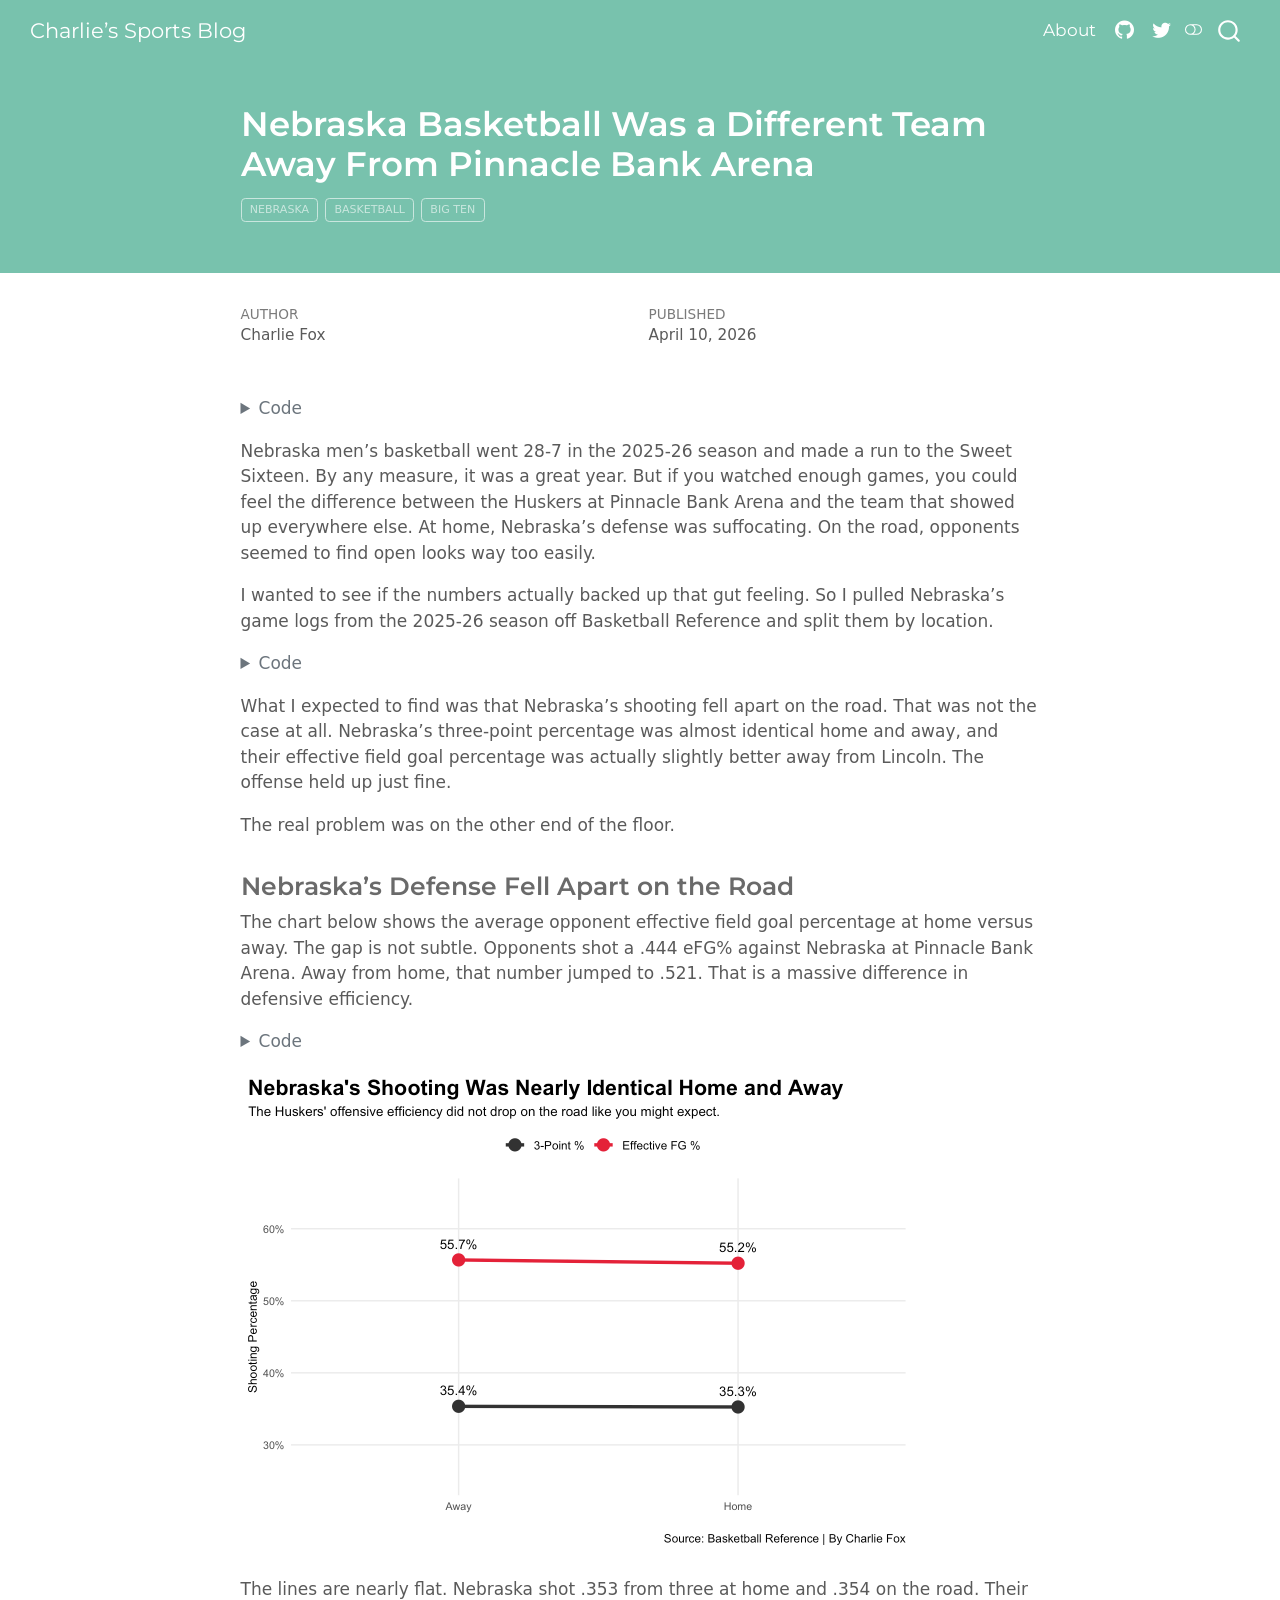
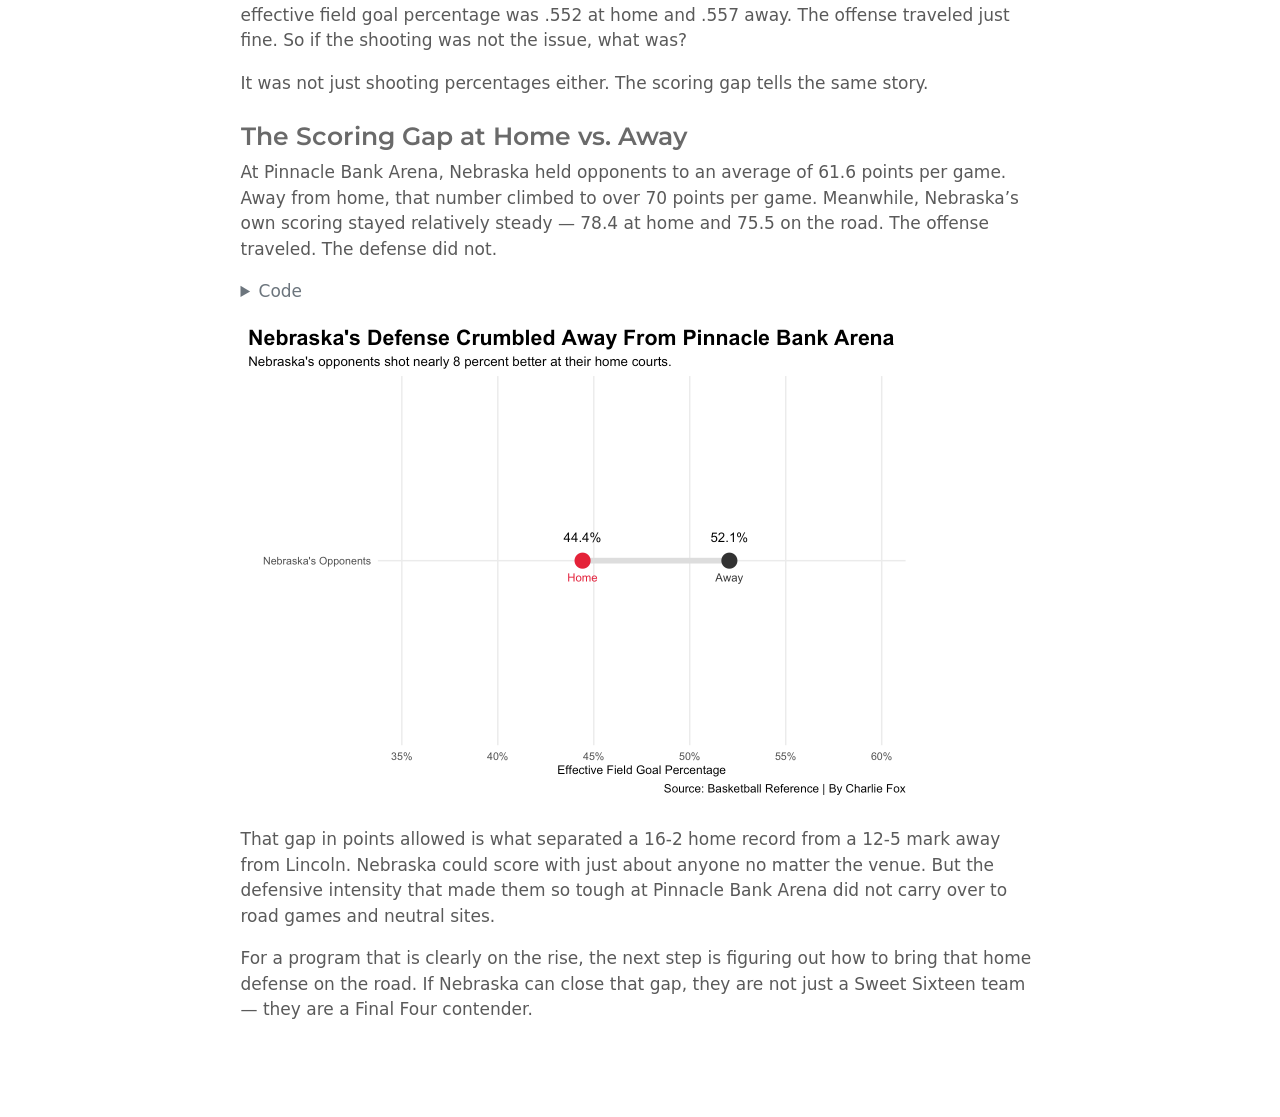
<file: posts/project-number-1/ii33.html>
<!DOCTYPE html>
<html xmlns="http://www.w3.org/1999/xhtml" lang="en" xml:lang="en"><head>

<meta charset="utf-8">
<meta name="generator" content="quarto-1.9.36">

<meta name="viewport" content="width=device-width, initial-scale=1.0, user-scalable=yes">

<meta name="author" content="Charlie Fox">
<meta name="dcterms.date" content="2026-04-10">

<title>Nebraska Basketball Was a Different Team Away From Pinnacle Bank Arena – Charlie’s Sports Blog</title>
<style>
/* Default styles provided by pandoc.
** See https://pandoc.org/MANUAL.html#variables-for-html for config info.
*/
code{white-space: pre-wrap;}
span.smallcaps{font-variant: small-caps;}
div.columns{display: flex; gap: min(4vw, 1.5em);}
div.column{flex: auto; overflow-x: auto;}
div.hanging-indent{margin-left: 1.5em; text-indent: -1.5em;}
ul.task-list{list-style: none;}
ul.task-list li input[type="checkbox"] {
  width: 0.8em;
  margin: 0 0.8em 0.2em -1em; /* quarto-specific, see https://github.com/quarto-dev/quarto-cli/issues/4556 */ 
  vertical-align: middle;
}
/* CSS for syntax highlighting */
html { -webkit-text-size-adjust: 100%; }
pre > code.sourceCode { white-space: pre; position: relative; }
pre > code.sourceCode > span { display: inline-block; line-height: 1.25; }
pre > code.sourceCode > span:empty { height: 1.2em; }
.sourceCode { overflow: visible; }
code.sourceCode > span { color: inherit; text-decoration: inherit; }
div.sourceCode { margin: 1em 0; }
pre.sourceCode { margin: 0; }
@media screen {
div.sourceCode { overflow: auto; }
}
@media print {
pre > code.sourceCode { white-space: pre-wrap; }
pre > code.sourceCode > span { text-indent: -5em; padding-left: 5em; }
}
pre.numberSource code
  { counter-reset: source-line 0; }
pre.numberSource code > span
  { position: relative; left: -4em; counter-increment: source-line; }
pre.numberSource code > span > a:first-child::before
  { content: counter(source-line);
    position: relative; left: -1em; text-align: right; vertical-align: baseline;
    border: none; display: inline-block;
    -webkit-touch-callout: none; -webkit-user-select: none;
    -khtml-user-select: none; -moz-user-select: none;
    -ms-user-select: none; user-select: none;
    padding: 0 4px; width: 4em;
  }
pre.numberSource { margin-left: 3em;  padding-left: 4px; }
div.sourceCode
  {   }
@media screen {
pre > code.sourceCode > span > a:first-child::before { text-decoration: underline; }
}
</style>


<script src="../../site_libs/quarto-nav/quarto-nav.js"></script>
<script src="../../site_libs/quarto-nav/headroom.min.js"></script>
<script src="../../site_libs/clipboard/clipboard.min.js"></script>
<script src="../../site_libs/quarto-search/autocomplete.umd.js"></script>
<script src="../../site_libs/quarto-search/fuse.min.js"></script>
<script src="../../site_libs/quarto-search/quarto-search.js"></script>
<meta name="quarto:offset" content="../../">
<link href="../../logo.png" rel="icon" type="image/png">
<script src="../../site_libs/quarto-html/quarto.js" type="module"></script>
<script src="../../site_libs/quarto-html/tabsets/tabsets.js" type="module"></script>
<script src="../../site_libs/quarto-html/popper.min.js"></script>
<script src="../../site_libs/quarto-html/tippy.umd.min.js"></script>
<script src="../../site_libs/quarto-html/anchor.min.js"></script>
<link href="../../site_libs/quarto-html/tippy.css" rel="stylesheet">
<link href="../../site_libs/quarto-html/quarto-syntax-highlighting-845c23b38eaddc0f92fda52bfe77a8c8.css" rel="stylesheet" class="quarto-color-scheme" id="quarto-text-highlighting-styles">
<link href="../../site_libs/quarto-html/quarto-syntax-highlighting-dark-f418161beb48e0141c760e455f12af2c.css" rel="stylesheet" class="quarto-color-scheme quarto-color-alternate" id="quarto-text-highlighting-styles">
<link href="../../site_libs/quarto-html/quarto-syntax-highlighting-845c23b38eaddc0f92fda52bfe77a8c8.css" rel="stylesheet" class="quarto-color-scheme-extra" id="quarto-text-highlighting-styles">
<script src="../../site_libs/bootstrap/bootstrap.min.js"></script>
<link href="../../site_libs/bootstrap/bootstrap-icons.css" rel="stylesheet">
<link href="../../site_libs/bootstrap/bootstrap-4397f41838bf6696a92fdfbed53ac40c.min.css" rel="stylesheet" append-hash="true" class="quarto-color-scheme" id="quarto-bootstrap" data-mode="light">
<link href="../../site_libs/bootstrap/bootstrap-dark-d8dc2c26069c3ddea70947751563c25d.min.css" rel="stylesheet" append-hash="true" class="quarto-color-scheme quarto-color-alternate" id="quarto-bootstrap" data-mode="light">
<link href="../../site_libs/bootstrap/bootstrap-4397f41838bf6696a92fdfbed53ac40c.min.css" rel="stylesheet" append-hash="true" class="quarto-color-scheme-extra" id="quarto-bootstrap" data-mode="light">
<script id="quarto-search-options" type="application/json">{
  "location": "navbar",
  "copy-button": false,
  "collapse-after": 3,
  "panel-placement": "end",
  "type": "overlay",
  "limit": 50,
  "keyboard-shortcut": [
    "f",
    "/",
    "s"
  ],
  "show-item-context": false,
  "language": {
    "search-no-results-text": "No results",
    "search-matching-documents-text": "matching documents",
    "search-copy-link-title": "Copy link to search",
    "search-hide-matches-text": "Hide additional matches",
    "search-more-match-text": "more match in this document",
    "search-more-matches-text": "more matches in this document",
    "search-clear-button-title": "Clear",
    "search-text-placeholder": "",
    "search-detached-cancel-button-title": "Cancel",
    "search-submit-button-title": "Submit",
    "search-label": "Search"
  }
}</script>


<link rel="stylesheet" href="../../styles.css">
</head>

<body class="nav-fixed fullcontent quarto-light"><script id="quarto-html-before-body" type="application/javascript">
    const toggleBodyColorMode = (bsSheetEl) => {
      const mode = bsSheetEl.getAttribute("data-mode");
      const bodyEl = window.document.querySelector("body");
      if (mode === "dark") {
        bodyEl.classList.add("quarto-dark");
        bodyEl.classList.remove("quarto-light");
      } else {
        bodyEl.classList.add("quarto-light");
        bodyEl.classList.remove("quarto-dark");
      }
    }
    const toggleBodyColorPrimary = () => {
      const bsSheetEl = window.document.querySelector("link#quarto-bootstrap:not([rel=disabled-stylesheet])");
      if (bsSheetEl) {
        toggleBodyColorMode(bsSheetEl);
      }
    }
    const setColorSchemeToggle = (alternate) => {
      const toggles = window.document.querySelectorAll('.quarto-color-scheme-toggle');
      for (let i=0; i < toggles.length; i++) {
        const toggle = toggles[i];
        if (toggle) {
          if (alternate) {
            toggle.classList.add("alternate");
          } else {
            toggle.classList.remove("alternate");
          }
        }
      }
    };
    const toggleColorMode = (alternate) => {
      // Switch the stylesheets
      const primaryStylesheets = window.document.querySelectorAll('link.quarto-color-scheme:not(.quarto-color-alternate)');
      const alternateStylesheets = window.document.querySelectorAll('link.quarto-color-scheme.quarto-color-alternate');
      manageTransitions('#quarto-margin-sidebar .nav-link', false);
      if (alternate) {
        // note: dark is layered on light, we don't disable primary!
        enableStylesheet(alternateStylesheets);
        for (const sheetNode of alternateStylesheets) {
          if (sheetNode.id === "quarto-bootstrap") {
            toggleBodyColorMode(sheetNode);
          }
        }
      } else {
        disableStylesheet(alternateStylesheets);
        enableStylesheet(primaryStylesheets)
        toggleBodyColorPrimary();
      }
      manageTransitions('#quarto-margin-sidebar .nav-link', true);
      // Switch the toggles
      setColorSchemeToggle(alternate)
      // Hack to workaround the fact that safari doesn't
      // properly recolor the scrollbar when toggling (#1455)
      if (navigator.userAgent.indexOf('Safari') > 0 && navigator.userAgent.indexOf('Chrome') == -1) {
        manageTransitions("body", false);
        window.scrollTo(0, 1);
        setTimeout(() => {
          window.scrollTo(0, 0);
          manageTransitions("body", true);
        }, 40);
      }
    }
    const disableStylesheet = (stylesheets) => {
      for (let i=0; i < stylesheets.length; i++) {
        const stylesheet = stylesheets[i];
        stylesheet.rel = 'disabled-stylesheet';
      }
    }
    const enableStylesheet = (stylesheets) => {
      for (let i=0; i < stylesheets.length; i++) {
        const stylesheet = stylesheets[i];
        if(stylesheet.rel !== 'stylesheet') { // for Chrome, which will still FOUC without this check
          stylesheet.rel = 'stylesheet';
        }
      }
    }
    const manageTransitions = (selector, allowTransitions) => {
      const els = window.document.querySelectorAll(selector);
      for (let i=0; i < els.length; i++) {
        const el = els[i];
        if (allowTransitions) {
          el.classList.remove('notransition');
        } else {
          el.classList.add('notransition');
        }
      }
    }
    const isFileUrl = () => {
      return window.location.protocol === 'file:';
    }
    const hasAlternateSentinel = () => {
      let styleSentinel = getColorSchemeSentinel();
      if (styleSentinel !== null) {
        return styleSentinel === "alternate";
      } else {
        return false;
      }
    }
    const setStyleSentinel = (alternate) => {
      const value = alternate ? "alternate" : "default";
      if (!isFileUrl()) {
        window.localStorage.setItem("quarto-color-scheme", value);
      } else {
        localAlternateSentinel = value;
      }
    }
    const getColorSchemeSentinel = () => {
      if (!isFileUrl()) {
        const storageValue = window.localStorage.getItem("quarto-color-scheme");
        return storageValue != null ? storageValue : localAlternateSentinel;
      } else {
        return localAlternateSentinel;
      }
    }
    const toggleGiscusIfUsed = (isAlternate, darkModeDefault) => {
      const baseTheme = document.querySelector('#giscus-base-theme')?.value ?? 'light';
      const alternateTheme = document.querySelector('#giscus-alt-theme')?.value ?? 'dark';
      let newTheme = '';
      if(authorPrefersDark) {
        newTheme = isAlternate ? baseTheme : alternateTheme;
      } else {
        newTheme = isAlternate ? alternateTheme : baseTheme;
      }
      const changeGiscusTheme = () => {
        // From: https://github.com/giscus/giscus/issues/336
        const sendMessage = (message) => {
          const iframe = document.querySelector('iframe.giscus-frame');
          if (!iframe) return;
          iframe.contentWindow.postMessage({ giscus: message }, 'https://giscus.app');
        }
        sendMessage({
          setConfig: {
            theme: newTheme
          }
        });
      }
      const isGiscussLoaded = window.document.querySelector('iframe.giscus-frame') !== null;
      if (isGiscussLoaded) {
        changeGiscusTheme();
      }
    };
    const authorPrefersDark = false;
    const darkModeDefault = authorPrefersDark;
      document.querySelector('link#quarto-text-highlighting-styles.quarto-color-scheme-extra').rel = 'disabled-stylesheet';
      document.querySelector('link#quarto-bootstrap.quarto-color-scheme-extra').rel = 'disabled-stylesheet';
    let localAlternateSentinel = darkModeDefault ? 'alternate' : 'default';
    // Dark / light mode switch
    window.quartoToggleColorScheme = () => {
      // Read the current dark / light value
      let toAlternate = !hasAlternateSentinel();
      toggleColorMode(toAlternate);
      setStyleSentinel(toAlternate);
      toggleGiscusIfUsed(toAlternate, darkModeDefault);
      window.dispatchEvent(new Event('resize'));
    };
    // Switch to dark mode if need be
    if (hasAlternateSentinel()) {
      toggleColorMode(true);
    } else {
      toggleColorMode(false);
    }
  </script>

<div id="quarto-search-results"></div>
  <header id="quarto-header" class="headroom fixed-top quarto-banner">
    <nav class="navbar navbar-expand-lg " data-bs-theme="dark">
      <div class="navbar-container container-fluid">
      <div class="navbar-brand-container mx-auto">
    <a class="navbar-brand" href="../../index.html">
    <span class="navbar-title">Charlie’s Sports Blog</span>
    </a>
  </div>
            <div id="quarto-search" class="" title="Search"></div>
          <button class="navbar-toggler" type="button" data-bs-toggle="collapse" data-bs-target="#navbarCollapse" aria-controls="navbarCollapse" role="menu" aria-expanded="false" aria-label="Toggle navigation" onclick="if (window.quartoToggleHeadroom) { window.quartoToggleHeadroom(); }">
  <span class="navbar-toggler-icon"></span>
</button>
          <div class="collapse navbar-collapse" id="navbarCollapse">
            <ul class="navbar-nav navbar-nav-scroll ms-auto">
  <li class="nav-item">
    <a class="nav-link" href="../../about.html"> 
<span class="menu-text">About</span></a>
  </li>  
  <li class="nav-item compact">
    <a class="nav-link" href="https://github.com/Charliefox22"> <i class="bi bi-github" role="img">
</i> 
<span class="menu-text"></span></a>
  </li>  
  <li class="nav-item compact">
    <a class="nav-link" href="https://x.com/CharlieFox49752"> <i class="bi bi-twitter" role="img">
</i> 
<span class="menu-text"></span></a>
  </li>  
</ul>
          </div> <!-- /navcollapse -->
            <div class="quarto-navbar-tools">
  <a href="" class="quarto-color-scheme-toggle quarto-navigation-tool  px-1" onclick="window.quartoToggleColorScheme(); return false;" title="Toggle dark mode"><i class="bi"></i></a>
</div>
      </div> <!-- /container-fluid -->
    </nav>
</header>
<!-- content -->
<header id="title-block-header" class="quarto-title-block default page-columns page-full">
  <div class="quarto-title-banner page-columns page-full">
    <div class="quarto-title column-body">
      <h1 class="title">Nebraska Basketball Was a Different Team Away From Pinnacle Bank Arena</h1>
                                <div class="quarto-categories">
                <div class="quarto-category">nebraska</div>
                <div class="quarto-category">basketball</div>
                <div class="quarto-category">big ten</div>
              </div>
                  </div>
  </div>
    
  
  <div class="quarto-title-meta">

      <div>
      <div class="quarto-title-meta-heading">Author</div>
      <div class="quarto-title-meta-contents">
               <p>Charlie Fox </p>
            </div>
    </div>
      
      <div>
      <div class="quarto-title-meta-heading">Published</div>
      <div class="quarto-title-meta-contents">
        <p class="date">April 10, 2026</p>
      </div>
    </div>
    
      
    </div>
    
  
  </header><div id="quarto-content" class="quarto-container page-columns page-rows-contents page-layout-article page-navbar">
<!-- sidebar -->
<!-- margin-sidebar -->
    
<!-- main -->
<main class="content quarto-banner-title-block" id="quarto-document-content">






<div class="cell">
<details class="code-fold">
<summary>Code</summary>
<div class="code-copy-outer-scaffold"><div class="sourceCode cell-code" id="cb1"><pre class="sourceCode r code-with-copy"><code class="sourceCode r"><span id="cb1-1"><a href="#cb1-1" aria-hidden="true" tabindex="-1"></a><span class="fu">library</span>(tidyverse)</span>
<span id="cb1-2"><a href="#cb1-2" aria-hidden="true" tabindex="-1"></a><span class="fu">library</span>(ggalt)</span>
<span id="cb1-3"><a href="#cb1-3" aria-hidden="true" tabindex="-1"></a><span class="fu">library</span>(ggrepel)</span></code></pre></div><button title="Copy to Clipboard" class="code-copy-button"><i class="bi"></i></button></div>
</details>
</div>
<p>Nebraska men’s basketball went 28-7 in the 2025-26 season and made a run to the Sweet Sixteen. By any measure, it was a great year. But if you watched enough games, you could feel the difference between the Huskers at Pinnacle Bank Arena and the team that showed up everywhere else. At home, Nebraska’s defense was suffocating. On the road, opponents seemed to find open looks way too easily.</p>
<p>I wanted to see if the numbers actually backed up that gut feeling. So I pulled Nebraska’s game logs from the 2025-26 season off Basketball Reference and split them by location.</p>
<div class="cell">
<details class="code-fold">
<summary>Code</summary>
<div class="code-copy-outer-scaffold"><div class="sourceCode cell-code" id="cb2"><pre class="sourceCode r code-with-copy"><code class="sourceCode r"><span id="cb2-1"><a href="#cb2-1" aria-hidden="true" tabindex="-1"></a>husker_games <span class="ot">&lt;-</span> <span class="fu">read_csv</span>(<span class="st">"https://raw.githubusercontent.com/Charliefox22/sportsdatafiles/refs/heads/main/Project1Stats%20copy.csv"</span>, <span class="at">skip =</span> <span class="dv">1</span>) <span class="sc">|&gt;</span></span>
<span id="cb2-2"><a href="#cb2-2" aria-hidden="true" tabindex="-1"></a>  <span class="fu">filter</span>(<span class="sc">!</span><span class="fu">is.na</span>(Rk)) <span class="sc">|&gt;</span></span>
<span id="cb2-3"><a href="#cb2-3" aria-hidden="true" tabindex="-1"></a>  <span class="fu">rename</span>(</span>
<span id="cb2-4"><a href="#cb2-4" aria-hidden="true" tabindex="-1"></a>    <span class="at">location =</span> <span class="st">`</span><span class="at">...4</span><span class="st">`</span>,</span>
<span id="cb2-5"><a href="#cb2-5" aria-hidden="true" tabindex="-1"></a>    <span class="at">team_pts =</span> Tm,</span>
<span id="cb2-6"><a href="#cb2-6" aria-hidden="true" tabindex="-1"></a>    <span class="at">opp_pts =</span> Opp...<span class="dv">9</span>,</span>
<span id="cb2-7"><a href="#cb2-7" aria-hidden="true" tabindex="-1"></a>    <span class="at">team_3p_pct =</span> <span class="st">`</span><span class="at">3P%...16</span><span class="st">`</span>,</span>
<span id="cb2-8"><a href="#cb2-8" aria-hidden="true" tabindex="-1"></a>    <span class="at">team_efg_pct =</span> <span class="st">`</span><span class="at">eFG%...20</span><span class="st">`</span>,</span>
<span id="cb2-9"><a href="#cb2-9" aria-hidden="true" tabindex="-1"></a>    <span class="at">opp_fg_pct =</span> <span class="st">`</span><span class="at">FG%...34</span><span class="st">`</span>,</span>
<span id="cb2-10"><a href="#cb2-10" aria-hidden="true" tabindex="-1"></a>    <span class="at">opp_3p_pct =</span> <span class="st">`</span><span class="at">3P%...37</span><span class="st">`</span>,</span>
<span id="cb2-11"><a href="#cb2-11" aria-hidden="true" tabindex="-1"></a>    <span class="at">opp_efg_pct =</span> <span class="st">`</span><span class="at">eFG%...41</span><span class="st">`</span></span>
<span id="cb2-12"><a href="#cb2-12" aria-hidden="true" tabindex="-1"></a>  ) <span class="sc">|&gt;</span></span>
<span id="cb2-13"><a href="#cb2-13" aria-hidden="true" tabindex="-1"></a>  <span class="fu">mutate</span>(</span>
<span id="cb2-14"><a href="#cb2-14" aria-hidden="true" tabindex="-1"></a>    <span class="at">location =</span> <span class="fu">case_when</span>(</span>
<span id="cb2-15"><a href="#cb2-15" aria-hidden="true" tabindex="-1"></a>      <span class="fu">is.na</span>(location) <span class="sc">~</span> <span class="st">"Home"</span>,</span>
<span id="cb2-16"><a href="#cb2-16" aria-hidden="true" tabindex="-1"></a>      <span class="cn">TRUE</span> <span class="sc">~</span> <span class="st">"Away"</span></span>
<span id="cb2-17"><a href="#cb2-17" aria-hidden="true" tabindex="-1"></a>    ),</span>
<span id="cb2-18"><a href="#cb2-18" aria-hidden="true" tabindex="-1"></a>    <span class="at">team_pts =</span> <span class="fu">as.numeric</span>(team_pts),</span>
<span id="cb2-19"><a href="#cb2-19" aria-hidden="true" tabindex="-1"></a>    <span class="at">opp_pts =</span> <span class="fu">as.numeric</span>(opp_pts),</span>
<span id="cb2-20"><a href="#cb2-20" aria-hidden="true" tabindex="-1"></a>    <span class="at">team_3p_pct =</span> <span class="fu">as.numeric</span>(team_3p_pct),</span>
<span id="cb2-21"><a href="#cb2-21" aria-hidden="true" tabindex="-1"></a>    <span class="at">team_efg_pct =</span> <span class="fu">as.numeric</span>(team_efg_pct),</span>
<span id="cb2-22"><a href="#cb2-22" aria-hidden="true" tabindex="-1"></a>    <span class="at">opp_fg_pct =</span> <span class="fu">as.numeric</span>(opp_fg_pct),</span>
<span id="cb2-23"><a href="#cb2-23" aria-hidden="true" tabindex="-1"></a>    <span class="at">opp_3p_pct =</span> <span class="fu">as.numeric</span>(opp_3p_pct),</span>
<span id="cb2-24"><a href="#cb2-24" aria-hidden="true" tabindex="-1"></a>    <span class="at">opp_efg_pct =</span> <span class="fu">as.numeric</span>(opp_efg_pct)</span>
<span id="cb2-25"><a href="#cb2-25" aria-hidden="true" tabindex="-1"></a>  )</span></code></pre></div><button title="Copy to Clipboard" class="code-copy-button"><i class="bi"></i></button></div>
</details>
</div>
<p>What I expected to find was that Nebraska’s shooting fell apart on the road. That was not the case at all. Nebraska’s three-point percentage was almost identical home and away, and their effective field goal percentage was actually slightly better away from Lincoln. The offense held up just fine.</p>
<p>The real problem was on the other end of the floor.</p>
<section id="nebraskas-defense-fell-apart-on-the-road" class="level3">
<h3 class="anchored" data-anchor-id="nebraskas-defense-fell-apart-on-the-road">Nebraska’s Defense Fell Apart on the Road</h3>
<p>The chart below shows the average opponent effective field goal percentage at home versus away. The gap is not subtle. Opponents shot a .444 eFG% against Nebraska at Pinnacle Bank Arena. Away from home, that number jumped to .521. That is a massive difference in defensive efficiency.</p>
<div class="cell">
<details class="code-fold">
<summary>Code</summary>
<div class="code-copy-outer-scaffold"><div class="sourceCode cell-code" id="cb3"><pre class="sourceCode r code-with-copy"><code class="sourceCode r"><span id="cb3-1"><a href="#cb3-1" aria-hidden="true" tabindex="-1"></a>offense_avg <span class="ot">&lt;-</span> husker_games <span class="sc">|&gt;</span></span>
<span id="cb3-2"><a href="#cb3-2" aria-hidden="true" tabindex="-1"></a>  <span class="fu">group_by</span>(location) <span class="sc">|&gt;</span></span>
<span id="cb3-3"><a href="#cb3-3" aria-hidden="true" tabindex="-1"></a>  <span class="fu">summarise</span>(</span>
<span id="cb3-4"><a href="#cb3-4" aria-hidden="true" tabindex="-1"></a>    <span class="st">`</span><span class="at">3-Point %</span><span class="st">`</span> <span class="ot">=</span> <span class="fu">mean</span>(team_3p_pct, <span class="at">na.rm =</span> <span class="cn">TRUE</span>),</span>
<span id="cb3-5"><a href="#cb3-5" aria-hidden="true" tabindex="-1"></a>    <span class="st">`</span><span class="at">Effective FG %</span><span class="st">`</span> <span class="ot">=</span> <span class="fu">mean</span>(team_efg_pct, <span class="at">na.rm =</span> <span class="cn">TRUE</span>)</span>
<span id="cb3-6"><a href="#cb3-6" aria-hidden="true" tabindex="-1"></a>  ) <span class="sc">|&gt;</span></span>
<span id="cb3-7"><a href="#cb3-7" aria-hidden="true" tabindex="-1"></a>  <span class="fu">pivot_longer</span>(<span class="at">cols =</span> <span class="fu">c</span>(<span class="st">`</span><span class="at">3-Point %</span><span class="st">`</span>, <span class="st">`</span><span class="at">Effective FG %</span><span class="st">`</span>), <span class="at">names_to =</span> <span class="st">"metric"</span>, <span class="at">values_to =</span> <span class="st">"pct"</span>)</span>
<span id="cb3-8"><a href="#cb3-8" aria-hidden="true" tabindex="-1"></a></span>
<span id="cb3-9"><a href="#cb3-9" aria-hidden="true" tabindex="-1"></a><span class="fu">ggplot</span>(offense_avg, <span class="fu">aes</span>(<span class="at">x =</span> location, <span class="at">y =</span> pct, <span class="at">group =</span> metric)) <span class="sc">+</span></span>
<span id="cb3-10"><a href="#cb3-10" aria-hidden="true" tabindex="-1"></a>  <span class="fu">geom_line</span>(<span class="fu">aes</span>(<span class="at">color =</span> metric), <span class="at">linewidth =</span> <span class="fl">1.2</span>) <span class="sc">+</span></span>
<span id="cb3-11"><a href="#cb3-11" aria-hidden="true" tabindex="-1"></a>  <span class="fu">geom_point</span>(<span class="fu">aes</span>(<span class="at">color =</span> metric), <span class="at">size =</span> <span class="dv">4</span>) <span class="sc">+</span></span>
<span id="cb3-12"><a href="#cb3-12" aria-hidden="true" tabindex="-1"></a>  <span class="fu">geom_text</span>(<span class="fu">aes</span>(<span class="at">label =</span> <span class="fu">paste0</span>(<span class="fu">round</span>(pct <span class="sc">*</span> <span class="dv">100</span>, <span class="dv">1</span>), <span class="st">"%"</span>)), <span class="at">vjust =</span> <span class="sc">-</span><span class="fl">1.2</span>, <span class="at">size =</span> <span class="fl">3.5</span>) <span class="sc">+</span></span>
<span id="cb3-13"><a href="#cb3-13" aria-hidden="true" tabindex="-1"></a>  <span class="fu">scale_y_continuous</span>(<span class="at">labels =</span> scales<span class="sc">::</span><span class="fu">percent_format</span>(), <span class="at">limits =</span> <span class="fu">c</span>(<span class="fl">0.25</span>, <span class="fl">0.65</span>)) <span class="sc">+</span></span>
<span id="cb3-14"><a href="#cb3-14" aria-hidden="true" tabindex="-1"></a>  <span class="fu">scale_color_manual</span>(<span class="at">values =</span> <span class="fu">c</span>(<span class="st">"3-Point %"</span> <span class="ot">=</span> <span class="st">"#333333"</span>, <span class="st">"Effective FG %"</span> <span class="ot">=</span> <span class="st">"#E41C38"</span>)) <span class="sc">+</span></span>
<span id="cb3-15"><a href="#cb3-15" aria-hidden="true" tabindex="-1"></a>  <span class="fu">labs</span>(</span>
<span id="cb3-16"><a href="#cb3-16" aria-hidden="true" tabindex="-1"></a>    <span class="at">title =</span> <span class="st">"Nebraska's Shooting Was Nearly Identical Home and Away"</span>,</span>
<span id="cb3-17"><a href="#cb3-17" aria-hidden="true" tabindex="-1"></a>    <span class="at">subtitle =</span> <span class="st">"The Huskers' offensive efficiency did not drop on the road like you might expect."</span>,</span>
<span id="cb3-18"><a href="#cb3-18" aria-hidden="true" tabindex="-1"></a>    <span class="at">x =</span> <span class="st">""</span>,</span>
<span id="cb3-19"><a href="#cb3-19" aria-hidden="true" tabindex="-1"></a>    <span class="at">y =</span> <span class="st">"Shooting Percentage"</span>,</span>
<span id="cb3-20"><a href="#cb3-20" aria-hidden="true" tabindex="-1"></a>    <span class="at">color =</span> <span class="st">""</span>,</span>
<span id="cb3-21"><a href="#cb3-21" aria-hidden="true" tabindex="-1"></a>    <span class="at">caption =</span> <span class="st">"Source: Basketball Reference | By Charlie Fox"</span></span>
<span id="cb3-22"><a href="#cb3-22" aria-hidden="true" tabindex="-1"></a>  ) <span class="sc">+</span></span>
<span id="cb3-23"><a href="#cb3-23" aria-hidden="true" tabindex="-1"></a>  <span class="fu">theme_minimal</span>() <span class="sc">+</span></span>
<span id="cb3-24"><a href="#cb3-24" aria-hidden="true" tabindex="-1"></a>  <span class="fu">theme</span>(</span>
<span id="cb3-25"><a href="#cb3-25" aria-hidden="true" tabindex="-1"></a>    <span class="at">plot.title =</span> <span class="fu">element_text</span>(<span class="at">size =</span> <span class="dv">16</span>, <span class="at">face =</span> <span class="st">"bold"</span>),</span>
<span id="cb3-26"><a href="#cb3-26" aria-hidden="true" tabindex="-1"></a>    <span class="at">plot.title.position =</span> <span class="st">"plot"</span>,</span>
<span id="cb3-27"><a href="#cb3-27" aria-hidden="true" tabindex="-1"></a>    <span class="at">plot.subtitle =</span> <span class="fu">element_text</span>(<span class="at">size =</span> <span class="dv">10</span>),</span>
<span id="cb3-28"><a href="#cb3-28" aria-hidden="true" tabindex="-1"></a>    <span class="at">axis.title =</span> <span class="fu">element_text</span>(<span class="at">size =</span> <span class="dv">9</span>),</span>
<span id="cb3-29"><a href="#cb3-29" aria-hidden="true" tabindex="-1"></a>    <span class="at">axis.text =</span> <span class="fu">element_text</span>(<span class="at">size =</span> <span class="dv">8</span>),</span>
<span id="cb3-30"><a href="#cb3-30" aria-hidden="true" tabindex="-1"></a>    <span class="at">panel.background =</span> <span class="fu">element_blank</span>(),</span>
<span id="cb3-31"><a href="#cb3-31" aria-hidden="true" tabindex="-1"></a>    <span class="at">panel.grid.minor =</span> <span class="fu">element_blank</span>(),</span>
<span id="cb3-32"><a href="#cb3-32" aria-hidden="true" tabindex="-1"></a>    <span class="at">legend.position =</span> <span class="st">"top"</span></span>
<span id="cb3-33"><a href="#cb3-33" aria-hidden="true" tabindex="-1"></a>  )</span></code></pre></div><button title="Copy to Clipboard" class="code-copy-button"><i class="bi"></i></button></div>
</details>
<div class="cell-output-display">
<div>
<figure class="figure">
<p><img src="ii33_files/figure-html/unnamed-chunk-3-1.png" class="img-fluid figure-img" width="672"></p>
</figure>
</div>
</div>
</div>
<p>The lines are nearly flat. Nebraska shot .353 from three at home and .354 on the road. Their effective field goal percentage was .552 at home and .557 away. The offense traveled just fine. So if the shooting was not the issue, what was?</p>
<p>It was not just shooting percentages either. The scoring gap tells the same story.</p>
</section>
<section id="the-scoring-gap-at-home-vs.-away" class="level3">
<h3 class="anchored" data-anchor-id="the-scoring-gap-at-home-vs.-away">The Scoring Gap at Home vs.&nbsp;Away</h3>
<p>At Pinnacle Bank Arena, Nebraska held opponents to an average of 61.6 points per game. Away from home, that number climbed to over 70 points per game. Meanwhile, Nebraska’s own scoring stayed relatively steady — 78.4 at home and 75.5 on the road. The offense traveled. The defense did not.</p>
<div class="cell">
<details class="code-fold">
<summary>Code</summary>
<div class="code-copy-outer-scaffold"><div class="sourceCode cell-code" id="cb4"><pre class="sourceCode r code-with-copy"><code class="sourceCode r"><span id="cb4-1"><a href="#cb4-1" aria-hidden="true" tabindex="-1"></a>dumbbell_data <span class="ot">&lt;-</span> husker_games <span class="sc">|&gt;</span></span>
<span id="cb4-2"><a href="#cb4-2" aria-hidden="true" tabindex="-1"></a>  <span class="fu">group_by</span>(location) <span class="sc">|&gt;</span></span>
<span id="cb4-3"><a href="#cb4-3" aria-hidden="true" tabindex="-1"></a>  <span class="fu">summarise</span>(</span>
<span id="cb4-4"><a href="#cb4-4" aria-hidden="true" tabindex="-1"></a>    <span class="at">avg_opp_efg =</span> <span class="fu">mean</span>(opp_efg_pct, <span class="at">na.rm =</span> <span class="cn">TRUE</span>)</span>
<span id="cb4-5"><a href="#cb4-5" aria-hidden="true" tabindex="-1"></a>  ) <span class="sc">|&gt;</span></span>
<span id="cb4-6"><a href="#cb4-6" aria-hidden="true" tabindex="-1"></a>  <span class="fu">pivot_wider</span>(<span class="at">names_from =</span> location, <span class="at">values_from =</span> avg_opp_efg)</span>
<span id="cb4-7"><a href="#cb4-7" aria-hidden="true" tabindex="-1"></a></span>
<span id="cb4-8"><a href="#cb4-8" aria-hidden="true" tabindex="-1"></a><span class="fu">ggplot</span>(dumbbell_data) <span class="sc">+</span></span>
<span id="cb4-9"><a href="#cb4-9" aria-hidden="true" tabindex="-1"></a>  <span class="fu">geom_dumbbell</span>(</span>
<span id="cb4-10"><a href="#cb4-10" aria-hidden="true" tabindex="-1"></a>    <span class="fu">aes</span>(<span class="at">y =</span> <span class="st">"Nebraska's Opponents"</span>, <span class="at">x =</span> Home, <span class="at">xend =</span> Away),</span>
<span id="cb4-11"><a href="#cb4-11" aria-hidden="true" tabindex="-1"></a>    <span class="at">size =</span> <span class="dv">2</span>, <span class="at">color =</span> <span class="st">"#DDDDDD"</span>, <span class="at">colour_x =</span> <span class="st">"#E41C38"</span>, <span class="at">colour_xend =</span> <span class="st">"#333333"</span>,</span>
<span id="cb4-12"><a href="#cb4-12" aria-hidden="true" tabindex="-1"></a>    <span class="at">size_x =</span> <span class="dv">5</span>, <span class="at">size_xend =</span> <span class="dv">5</span></span>
<span id="cb4-13"><a href="#cb4-13" aria-hidden="true" tabindex="-1"></a>  ) <span class="sc">+</span></span>
<span id="cb4-14"><a href="#cb4-14" aria-hidden="true" tabindex="-1"></a>  <span class="fu">geom_text</span>(<span class="fu">aes</span>(<span class="at">y =</span> <span class="st">"Nebraska's Opponents"</span>, <span class="at">x =</span> Home, <span class="at">label =</span> <span class="fu">paste0</span>(<span class="fu">round</span>(Home <span class="sc">*</span> <span class="dv">100</span>, <span class="dv">1</span>), <span class="st">"%"</span>)), <span class="at">vjust =</span> <span class="sc">-</span><span class="dv">2</span>, <span class="at">size =</span> <span class="fl">3.5</span>) <span class="sc">+</span></span>
<span id="cb4-15"><a href="#cb4-15" aria-hidden="true" tabindex="-1"></a>  <span class="fu">geom_text</span>(<span class="fu">aes</span>(<span class="at">y =</span> <span class="st">"Nebraska's Opponents"</span>, <span class="at">x =</span> Away, <span class="at">label =</span> <span class="fu">paste0</span>(<span class="fu">round</span>(Away <span class="sc">*</span> <span class="dv">100</span>, <span class="dv">1</span>), <span class="st">"%"</span>)), <span class="at">vjust =</span> <span class="sc">-</span><span class="dv">2</span>, <span class="at">size =</span> <span class="fl">3.5</span>) <span class="sc">+</span> <span class="fu">geom_text</span>(<span class="fu">aes</span>(<span class="at">y =</span> <span class="st">"Nebraska's Opponents"</span>, <span class="at">x =</span> Home, <span class="at">label =</span> <span class="st">"Home"</span>), <span class="at">vjust =</span> <span class="fl">2.5</span>, <span class="at">size =</span> <span class="dv">3</span>, <span class="at">color =</span> <span class="st">"#E41C38"</span>) <span class="sc">+</span> <span class="fu">geom_text</span>(<span class="fu">aes</span>(<span class="at">y =</span> <span class="st">"Nebraska's Opponents"</span>, <span class="at">x =</span> Away, <span class="at">label =</span> <span class="st">"Away"</span>), <span class="at">vjust =</span> <span class="fl">2.5</span>, <span class="at">size =</span> <span class="dv">3</span>, <span class="at">color =</span> <span class="st">"#333333"</span>) <span class="sc">+</span></span>
<span id="cb4-16"><a href="#cb4-16" aria-hidden="true" tabindex="-1"></a>  <span class="fu">scale_x_continuous</span>(<span class="at">labels =</span> scales<span class="sc">::</span><span class="fu">percent_format</span>(), <span class="at">limits =</span> <span class="fu">c</span>(<span class="fl">0.35</span>, <span class="fl">0.60</span>)) <span class="sc">+</span></span>
<span id="cb4-17"><a href="#cb4-17" aria-hidden="true" tabindex="-1"></a>  <span class="fu">labs</span>(</span>
<span id="cb4-18"><a href="#cb4-18" aria-hidden="true" tabindex="-1"></a>    <span class="at">title =</span> <span class="st">"Nebraska's Defense Crumbled Away From Pinnacle Bank Arena"</span>,</span>
<span id="cb4-19"><a href="#cb4-19" aria-hidden="true" tabindex="-1"></a>    <span class="at">subtitle =</span> <span class="st">"Nebraska's opponents shot nearly 8 percent better at their home courts."</span>,</span>
<span id="cb4-20"><a href="#cb4-20" aria-hidden="true" tabindex="-1"></a>    <span class="at">x =</span> <span class="st">"Effective Field Goal Percentage"</span>,</span>
<span id="cb4-21"><a href="#cb4-21" aria-hidden="true" tabindex="-1"></a>    <span class="at">y =</span> <span class="st">""</span>,</span>
<span id="cb4-22"><a href="#cb4-22" aria-hidden="true" tabindex="-1"></a>    <span class="at">caption =</span> <span class="st">"Source: Basketball Reference | By Charlie Fox"</span></span>
<span id="cb4-23"><a href="#cb4-23" aria-hidden="true" tabindex="-1"></a>  ) <span class="sc">+</span></span>
<span id="cb4-24"><a href="#cb4-24" aria-hidden="true" tabindex="-1"></a>  <span class="fu">theme_minimal</span>() <span class="sc">+</span></span>
<span id="cb4-25"><a href="#cb4-25" aria-hidden="true" tabindex="-1"></a>  <span class="fu">theme</span>(</span>
<span id="cb4-26"><a href="#cb4-26" aria-hidden="true" tabindex="-1"></a>    <span class="at">plot.title =</span> <span class="fu">element_text</span>(<span class="at">size =</span> <span class="dv">16</span>, <span class="at">face =</span> <span class="st">"bold"</span>),</span>
<span id="cb4-27"><a href="#cb4-27" aria-hidden="true" tabindex="-1"></a>    <span class="at">plot.title.position =</span> <span class="st">"plot"</span>,</span>
<span id="cb4-28"><a href="#cb4-28" aria-hidden="true" tabindex="-1"></a>    <span class="at">plot.subtitle =</span> <span class="fu">element_text</span>(<span class="at">size =</span> <span class="dv">10</span>),</span>
<span id="cb4-29"><a href="#cb4-29" aria-hidden="true" tabindex="-1"></a>    <span class="at">axis.title =</span> <span class="fu">element_text</span>(<span class="at">size =</span> <span class="dv">9</span>),</span>
<span id="cb4-30"><a href="#cb4-30" aria-hidden="true" tabindex="-1"></a>    <span class="at">axis.text =</span> <span class="fu">element_text</span>(<span class="at">size =</span> <span class="dv">8</span>),</span>
<span id="cb4-31"><a href="#cb4-31" aria-hidden="true" tabindex="-1"></a>    <span class="at">panel.background =</span> <span class="fu">element_blank</span>(),</span>
<span id="cb4-32"><a href="#cb4-32" aria-hidden="true" tabindex="-1"></a>    <span class="at">panel.grid.minor =</span> <span class="fu">element_blank</span>()</span>
<span id="cb4-33"><a href="#cb4-33" aria-hidden="true" tabindex="-1"></a>  )</span></code></pre></div><button title="Copy to Clipboard" class="code-copy-button"><i class="bi"></i></button></div>
</details>
<div class="cell-output-display">
<div>
<figure class="figure">
<p><img src="ii33_files/figure-html/unnamed-chunk-4-1.png" class="img-fluid figure-img" width="672"></p>
</figure>
</div>
</div>
</div>
<p>That gap in points allowed is what separated a 16-2 home record from a 12-5 mark away from Lincoln. Nebraska could score with just about anyone no matter the venue. But the defensive intensity that made them so tough at Pinnacle Bank Arena did not carry over to road games and neutral sites.</p>
<p>For a program that is clearly on the rise, the next step is figuring out how to bring that home defense on the road. If Nebraska can close that gap, they are not just a Sweet Sixteen team — they are a Final Four contender.</p>


</section>

</main> <!-- /main -->
<script id="quarto-html-after-body" type="application/javascript">
  window.document.addEventListener("DOMContentLoaded", function (event) {
    // Ensure there is a toggle, if there isn't float one in the top right
    if (window.document.querySelector('.quarto-color-scheme-toggle') === null) {
      const a = window.document.createElement('a');
      a.classList.add('top-right');
      a.classList.add('quarto-color-scheme-toggle');
      a.href = "";
      a.onclick = function() { try { window.quartoToggleColorScheme(); } catch {} return false; };
      const i = window.document.createElement("i");
      i.classList.add('bi');
      a.appendChild(i);
      window.document.body.appendChild(a);
    }
    setColorSchemeToggle(hasAlternateSentinel())
    const icon = "";
    const anchorJS = new window.AnchorJS();
    anchorJS.options = {
      placement: 'right',
      icon: icon
    };
    anchorJS.add('.anchored');
    const isCodeAnnotation = (el) => {
      for (const clz of el.classList) {
        if (clz.startsWith('code-annotation-')) {                     
          return true;
        }
      }
      return false;
    }
    const onCopySuccess = function(e) {
      // button target
      const button = e.trigger;
      // don't keep focus
      button.blur();
      // flash "checked"
      button.classList.add('code-copy-button-checked');
      var currentTitle = button.getAttribute("title");
      button.setAttribute("title", "Copied!");
      let tooltip;
      if (window.bootstrap) {
        button.setAttribute("data-bs-toggle", "tooltip");
        button.setAttribute("data-bs-placement", "left");
        button.setAttribute("data-bs-title", "Copied!");
        tooltip = new bootstrap.Tooltip(button, 
          { trigger: "manual", 
            customClass: "code-copy-button-tooltip",
            offset: [0, -8]});
        tooltip.show();    
      }
      setTimeout(function() {
        if (tooltip) {
          tooltip.hide();
          button.removeAttribute("data-bs-title");
          button.removeAttribute("data-bs-toggle");
          button.removeAttribute("data-bs-placement");
        }
        button.setAttribute("title", currentTitle);
        button.classList.remove('code-copy-button-checked');
      }, 1000);
      // clear code selection
      e.clearSelection();
    }
    const getTextToCopy = function(trigger) {
      const outerScaffold = trigger.parentElement.cloneNode(true);
      const codeEl = outerScaffold.querySelector('code');
      for (const childEl of codeEl.children) {
        if (isCodeAnnotation(childEl)) {
          childEl.remove();
        }
      }
      return codeEl.innerText;
    }
    const clipboard = new window.ClipboardJS('.code-copy-button:not([data-in-quarto-modal])', {
      text: getTextToCopy
    });
    clipboard.on('success', onCopySuccess);
    if (window.document.getElementById('quarto-embedded-source-code-modal')) {
      const clipboardModal = new window.ClipboardJS('.code-copy-button[data-in-quarto-modal]', {
        text: getTextToCopy,
        container: window.document.getElementById('quarto-embedded-source-code-modal')
      });
      clipboardModal.on('success', onCopySuccess);
    }
      var localhostRegex = new RegExp(/^(?:http|https):\/\/localhost\:?[0-9]*\//);
      var mailtoRegex = new RegExp(/^mailto:/);
        var filterRegex = new RegExp('/' + window.location.host + '/');
      var isInternal = (href) => {
          return filterRegex.test(href) || localhostRegex.test(href) || mailtoRegex.test(href);
      }
      // Inspect non-navigation links and adorn them if external
     var links = window.document.querySelectorAll('a[href]:not(.nav-link):not(.navbar-brand):not(.toc-action):not(.sidebar-link):not(.sidebar-item-toggle):not(.pagination-link):not(.no-external):not([aria-hidden]):not(.dropdown-item):not(.quarto-navigation-tool):not(.about-link)');
      for (var i=0; i<links.length; i++) {
        const link = links[i];
        if (!isInternal(link.href)) {
          // undo the damage that might have been done by quarto-nav.js in the case of
          // links that we want to consider external
          if (link.dataset.originalHref !== undefined) {
            link.href = link.dataset.originalHref;
          }
        }
      }
    function tippyHover(el, contentFn, onTriggerFn, onUntriggerFn) {
      const config = {
        allowHTML: true,
        maxWidth: 500,
        delay: 100,
        arrow: false,
        appendTo: function(el) {
            return el.parentElement;
        },
        interactive: true,
        interactiveBorder: 10,
        theme: 'quarto',
        placement: 'bottom-start',
      };
      if (contentFn) {
        config.content = contentFn;
      }
      if (onTriggerFn) {
        config.onTrigger = onTriggerFn;
      }
      if (onUntriggerFn) {
        config.onUntrigger = onUntriggerFn;
      }
      window.tippy(el, config); 
    }
    const noterefs = window.document.querySelectorAll('a[role="doc-noteref"]');
    for (var i=0; i<noterefs.length; i++) {
      const ref = noterefs[i];
      tippyHover(ref, function() {
        // use id or data attribute instead here
        let href = ref.getAttribute('data-footnote-href') || ref.getAttribute('href');
        try { href = new URL(href).hash; } catch {}
        const id = href.replace(/^#\/?/, "");
        const note = window.document.getElementById(id);
        if (note) {
          return note.innerHTML;
        } else {
          return "";
        }
      });
    }
    const xrefs = window.document.querySelectorAll('a.quarto-xref');
    const processXRef = (id, note) => {
      // Strip column container classes
      const stripColumnClz = (el) => {
        el.classList.remove("page-full", "page-columns");
        if (el.children) {
          for (const child of el.children) {
            stripColumnClz(child);
          }
        }
      }
      stripColumnClz(note)
      if (id === null || id.startsWith('sec-')) {
        // Special case sections, only their first couple elements
        const container = document.createElement("div");
        if (note.children && note.children.length > 2) {
          container.appendChild(note.children[0].cloneNode(true));
          for (let i = 1; i < note.children.length; i++) {
            const child = note.children[i];
            if (child.tagName === "P" && child.innerText === "") {
              continue;
            } else {
              container.appendChild(child.cloneNode(true));
              break;
            }
          }
          if (window.Quarto?.typesetMath) {
            window.Quarto.typesetMath(container);
          }
          return container.innerHTML
        } else {
          if (window.Quarto?.typesetMath) {
            window.Quarto.typesetMath(note);
          }
          return note.innerHTML;
        }
      } else {
        // Remove any anchor links if they are present
        const anchorLink = note.querySelector('a.anchorjs-link');
        if (anchorLink) {
          anchorLink.remove();
        }
        if (window.Quarto?.typesetMath) {
          window.Quarto.typesetMath(note);
        }
        if (note.classList.contains("callout")) {
          return note.outerHTML;
        } else {
          return note.innerHTML;
        }
      }
    }
    for (var i=0; i<xrefs.length; i++) {
      const xref = xrefs[i];
      tippyHover(xref, undefined, function(instance) {
        instance.disable();
        let url = xref.getAttribute('href');
        let hash = undefined; 
        if (url.startsWith('#')) {
          hash = url;
        } else {
          try { hash = new URL(url).hash; } catch {}
        }
        if (hash) {
          const id = hash.replace(/^#\/?/, "");
          const note = window.document.getElementById(id);
          if (note !== null) {
            try {
              const html = processXRef(id, note.cloneNode(true));
              instance.setContent(html);
            } finally {
              instance.enable();
              instance.show();
            }
          } else {
            // See if we can fetch this
            fetch(url.split('#')[0])
            .then(res => res.text())
            .then(html => {
              const parser = new DOMParser();
              const htmlDoc = parser.parseFromString(html, "text/html");
              const note = htmlDoc.getElementById(id);
              if (note !== null) {
                const html = processXRef(id, note);
                instance.setContent(html);
              } 
            }).finally(() => {
              instance.enable();
              instance.show();
            });
          }
        } else {
          // See if we can fetch a full url (with no hash to target)
          // This is a special case and we should probably do some content thinning / targeting
          fetch(url)
          .then(res => res.text())
          .then(html => {
            const parser = new DOMParser();
            const htmlDoc = parser.parseFromString(html, "text/html");
            const note = htmlDoc.querySelector('main.content');
            if (note !== null) {
              // This should only happen for chapter cross references
              // (since there is no id in the URL)
              // remove the first header
              if (note.children.length > 0 && note.children[0].tagName === "HEADER") {
                note.children[0].remove();
              }
              const html = processXRef(null, note);
              instance.setContent(html);
            } 
          }).finally(() => {
            instance.enable();
            instance.show();
          });
        }
      }, function(instance) {
      });
    }
        let selectedAnnoteEl;
        const selectorForAnnotation = ( cell, annotation) => {
          let cellAttr = 'data-code-cell="' + cell + '"';
          let lineAttr = 'data-code-annotation="' +  annotation + '"';
          const selector = 'span[' + cellAttr + '][' + lineAttr + ']';
          return selector;
        }
        const selectCodeLines = (annoteEl) => {
          const doc = window.document;
          const targetCell = annoteEl.getAttribute("data-target-cell");
          const targetAnnotation = annoteEl.getAttribute("data-target-annotation");
          const annoteSpan = window.document.querySelector(selectorForAnnotation(targetCell, targetAnnotation));
          const lines = annoteSpan.getAttribute("data-code-lines").split(",");
          const lineIds = lines.map((line) => {
            return targetCell + "-" + line;
          })
          let top = null;
          let height = null;
          let parent = null;
          if (lineIds.length > 0) {
              //compute the position of the single el (top and bottom and make a div)
              const el = window.document.getElementById(lineIds[0]);
              top = el.offsetTop;
              height = el.offsetHeight;
              parent = el.parentElement.parentElement;
            if (lineIds.length > 1) {
              const lastEl = window.document.getElementById(lineIds[lineIds.length - 1]);
              const bottom = lastEl.offsetTop + lastEl.offsetHeight;
              height = bottom - top;
            }
            if (top !== null && height !== null && parent !== null) {
              // cook up a div (if necessary) and position it 
              let div = window.document.getElementById("code-annotation-line-highlight");
              if (div === null) {
                div = window.document.createElement("div");
                div.setAttribute("id", "code-annotation-line-highlight");
                div.style.position = 'absolute';
                parent.appendChild(div);
              }
              div.style.top = top - 2 + "px";
              div.style.height = height + 4 + "px";
              div.style.left = 0;
              let gutterDiv = window.document.getElementById("code-annotation-line-highlight-gutter");
              if (gutterDiv === null) {
                gutterDiv = window.document.createElement("div");
                gutterDiv.setAttribute("id", "code-annotation-line-highlight-gutter");
                gutterDiv.style.position = 'absolute';
                const codeCell = window.document.getElementById(targetCell);
                const gutter = codeCell.querySelector('.code-annotation-gutter');
                gutter.appendChild(gutterDiv);
              }
              gutterDiv.style.top = top - 2 + "px";
              gutterDiv.style.height = height + 4 + "px";
            }
            selectedAnnoteEl = annoteEl;
          }
        };
        const unselectCodeLines = () => {
          const elementsIds = ["code-annotation-line-highlight", "code-annotation-line-highlight-gutter"];
          elementsIds.forEach((elId) => {
            const div = window.document.getElementById(elId);
            if (div) {
              div.remove();
            }
          });
          selectedAnnoteEl = undefined;
        };
          // Handle positioning of the toggle
      window.addEventListener(
        "resize",
        throttle(() => {
          elRect = undefined;
          if (selectedAnnoteEl) {
            selectCodeLines(selectedAnnoteEl);
          }
        }, 10)
      );
      function throttle(fn, ms) {
      let throttle = false;
      let timer;
        return (...args) => {
          if(!throttle) { // first call gets through
              fn.apply(this, args);
              throttle = true;
          } else { // all the others get throttled
              if(timer) clearTimeout(timer); // cancel #2
              timer = setTimeout(() => {
                fn.apply(this, args);
                timer = throttle = false;
              }, ms);
          }
        };
      }
        // Attach click handler to the DT
        const annoteDls = window.document.querySelectorAll('dt[data-target-cell]');
        for (const annoteDlNode of annoteDls) {
          annoteDlNode.addEventListener('click', (event) => {
            const clickedEl = event.target;
            if (clickedEl !== selectedAnnoteEl) {
              unselectCodeLines();
              const activeEl = window.document.querySelector('dt[data-target-cell].code-annotation-active');
              if (activeEl) {
                activeEl.classList.remove('code-annotation-active');
              }
              selectCodeLines(clickedEl);
              clickedEl.classList.add('code-annotation-active');
            } else {
              // Unselect the line
              unselectCodeLines();
              clickedEl.classList.remove('code-annotation-active');
            }
          });
        }
    const findCites = (el) => {
      const parentEl = el.parentElement;
      if (parentEl) {
        const cites = parentEl.dataset.cites;
        if (cites) {
          return {
            el,
            cites: cites.split(' ')
          };
        } else {
          return findCites(el.parentElement)
        }
      } else {
        return undefined;
      }
    };
    var bibliorefs = window.document.querySelectorAll('a[role="doc-biblioref"]');
    for (var i=0; i<bibliorefs.length; i++) {
      const ref = bibliorefs[i];
      const citeInfo = findCites(ref);
      if (citeInfo) {
        tippyHover(citeInfo.el, function() {
          var popup = window.document.createElement('div');
          citeInfo.cites.forEach(function(cite) {
            var citeDiv = window.document.createElement('div');
            citeDiv.classList.add('hanging-indent');
            citeDiv.classList.add('csl-entry');
            var biblioDiv = window.document.getElementById('ref-' + cite);
            if (biblioDiv) {
              citeDiv.innerHTML = biblioDiv.innerHTML;
            }
            popup.appendChild(citeDiv);
          });
          return popup.innerHTML;
        });
      }
    }
  });
  </script>
</div> <!-- /content -->




</body></html>
</file>
<file: site_libs/quarto-html/tippy.css>
.tippy-box[data-animation=fade][data-state=hidden]{opacity:0}[data-tippy-root]{max-width:calc(100vw - 10px)}.tippy-box{position:relative;background-color:#333;color:#fff;border-radius:4px;font-size:14px;line-height:1.4;white-space:normal;outline:0;transition-property:transform,visibility,opacity}.tippy-box[data-placement^=top]>.tippy-arrow{bottom:0}.tippy-box[data-placement^=top]>.tippy-arrow:before{bottom:-7px;left:0;border-width:8px 8px 0;border-top-color:initial;transform-origin:center top}.tippy-box[data-placement^=bottom]>.tippy-arrow{top:0}.tippy-box[data-placement^=bottom]>.tippy-arrow:before{top:-7px;left:0;border-width:0 8px 8px;border-bottom-color:initial;transform-origin:center bottom}.tippy-box[data-placement^=left]>.tippy-arrow{right:0}.tippy-box[data-placement^=left]>.tippy-arrow:before{border-width:8px 0 8px 8px;border-left-color:initial;right:-7px;transform-origin:center left}.tippy-box[data-placement^=right]>.tippy-arrow{left:0}.tippy-box[data-placement^=right]>.tippy-arrow:before{left:-7px;border-width:8px 8px 8px 0;border-right-color:initial;transform-origin:center right}.tippy-box[data-inertia][data-state=visible]{transition-timing-function:cubic-bezier(.54,1.5,.38,1.11)}.tippy-arrow{width:16px;height:16px;color:#333}.tippy-arrow:before{content:"";position:absolute;border-color:transparent;border-style:solid}.tippy-content{position:relative;padding:5px 9px;z-index:1}
</file>
<file: site_libs/quarto-html/quarto-syntax-highlighting-845c23b38eaddc0f92fda52bfe77a8c8.css>
/* quarto syntax highlight colors */
:root {
  --quarto-hl-ot-color: #003B4F;
  --quarto-hl-at-color: #657422;
  --quarto-hl-ss-color: #20794D;
  --quarto-hl-an-color: #5E5E5E;
  --quarto-hl-fu-color: #4758AB;
  --quarto-hl-st-color: #20794D;
  --quarto-hl-cf-color: #003B4F;
  --quarto-hl-op-color: #5E5E5E;
  --quarto-hl-er-color: #AD0000;
  --quarto-hl-bn-color: #AD0000;
  --quarto-hl-al-color: #AD0000;
  --quarto-hl-va-color: #111111;
  --quarto-hl-bu-color: inherit;
  --quarto-hl-ex-color: inherit;
  --quarto-hl-pp-color: #AD0000;
  --quarto-hl-in-color: #5E5E5E;
  --quarto-hl-vs-color: #20794D;
  --quarto-hl-wa-color: #5E5E5E;
  --quarto-hl-do-color: #5E5E5E;
  --quarto-hl-im-color: #00769E;
  --quarto-hl-ch-color: #20794D;
  --quarto-hl-dt-color: #AD0000;
  --quarto-hl-fl-color: #AD0000;
  --quarto-hl-co-color: #5E5E5E;
  --quarto-hl-cv-color: #5E5E5E;
  --quarto-hl-cn-color: #8f5902;
  --quarto-hl-sc-color: #5E5E5E;
  --quarto-hl-dv-color: #AD0000;
  --quarto-hl-kw-color: #003B4F;
}

/* other quarto variables */
:root {
  --quarto-font-monospace: SFMono-Regular, Menlo, Monaco, Consolas, "Liberation Mono", "Courier New", monospace;
}

/* syntax highlight based on Pandoc's rules */
pre > code.sourceCode > span {
  color: #003B4F;
}

code.sourceCode > span {
  color: #003B4F;
}

div.sourceCode,
div.sourceCode pre.sourceCode {
  color: #003B4F;
}

/* Normal */
code span {
  color: #003B4F;
}

/* Alert */
code span.al {
  color: #AD0000;
  font-style: inherit;
}

/* Annotation */
code span.an {
  color: #5E5E5E;
  font-style: inherit;
}

/* Attribute */
code span.at {
  color: #657422;
  font-style: inherit;
}

/* BaseN */
code span.bn {
  color: #AD0000;
  font-style: inherit;
}

/* BuiltIn */
code span.bu {
  font-style: inherit;
}

/* ControlFlow */
code span.cf {
  color: #003B4F;
  font-weight: bold;
  font-style: inherit;
}

/* Char */
code span.ch {
  color: #20794D;
  font-style: inherit;
}

/* Constant */
code span.cn {
  color: #8f5902;
  font-style: inherit;
}

/* Comment */
code span.co {
  color: #5E5E5E;
  font-style: inherit;
}

/* CommentVar */
code span.cv {
  color: #5E5E5E;
  font-style: italic;
}

/* Documentation */
code span.do {
  color: #5E5E5E;
  font-style: italic;
}

/* DataType */
code span.dt {
  color: #AD0000;
  font-style: inherit;
}

/* DecVal */
code span.dv {
  color: #AD0000;
  font-style: inherit;
}

/* Error */
code span.er {
  color: #AD0000;
  font-style: inherit;
}

/* Extension */
code span.ex {
  font-style: inherit;
}

/* Float */
code span.fl {
  color: #AD0000;
  font-style: inherit;
}

/* Function */
code span.fu {
  color: #4758AB;
  font-style: inherit;
}

/* Import */
code span.im {
  color: #00769E;
  font-style: inherit;
}

/* Information */
code span.in {
  color: #5E5E5E;
  font-style: inherit;
}

/* Keyword */
code span.kw {
  color: #003B4F;
  font-weight: bold;
  font-style: inherit;
}

/* Operator */
code span.op {
  color: #5E5E5E;
  font-style: inherit;
}

/* Other */
code span.ot {
  color: #003B4F;
  font-style: inherit;
}

/* Preprocessor */
code span.pp {
  color: #AD0000;
  font-style: inherit;
}

/* SpecialChar */
code span.sc {
  color: #5E5E5E;
  font-style: inherit;
}

/* SpecialString */
code span.ss {
  color: #20794D;
  font-style: inherit;
}

/* String */
code span.st {
  color: #20794D;
  font-style: inherit;
}

/* Variable */
code span.va {
  color: #111111;
  font-style: inherit;
}

/* VerbatimString */
code span.vs {
  color: #20794D;
  font-style: inherit;
}

/* Warning */
code span.wa {
  color: #5E5E5E;
  font-style: italic;
}

.prevent-inlining {
  content: "</";
}

/*# sourceMappingURL=ac89f0bb514bba72461919f78549e31c.css.map */
</file>
<file: site_libs/quarto-html/quarto-syntax-highlighting-dark-f418161beb48e0141c760e455f12af2c.css>
/* quarto syntax highlight colors */
:root {
  --quarto-hl-al-color: #f07178;
  --quarto-hl-an-color: #d4d0ab;
  --quarto-hl-at-color: #00e0e0;
  --quarto-hl-bn-color: #d4d0ab;
  --quarto-hl-bu-color: #abe338;
  --quarto-hl-ch-color: #abe338;
  --quarto-hl-co-color: #f8f8f2;
  --quarto-hl-cv-color: #ffd700;
  --quarto-hl-cn-color: #ffd700;
  --quarto-hl-cf-color: #ffa07a;
  --quarto-hl-dt-color: #ffa07a;
  --quarto-hl-dv-color: #d4d0ab;
  --quarto-hl-do-color: #f8f8f2;
  --quarto-hl-er-color: #f07178;
  --quarto-hl-ex-color: #00e0e0;
  --quarto-hl-fl-color: #d4d0ab;
  --quarto-hl-fu-color: #ffa07a;
  --quarto-hl-im-color: #abe338;
  --quarto-hl-in-color: #d4d0ab;
  --quarto-hl-kw-color: #ffa07a;
  --quarto-hl-op-color: #ffa07a;
  --quarto-hl-ot-color: #00e0e0;
  --quarto-hl-pp-color: #dcc6e0;
  --quarto-hl-re-color: #00e0e0;
  --quarto-hl-sc-color: #abe338;
  --quarto-hl-ss-color: #abe338;
  --quarto-hl-st-color: #abe338;
  --quarto-hl-va-color: #00e0e0;
  --quarto-hl-vs-color: #abe338;
  --quarto-hl-wa-color: #dcc6e0;
}

/* other quarto variables */
:root {
  --quarto-font-monospace: SFMono-Regular, Menlo, Monaco, Consolas, "Liberation Mono", "Courier New", monospace;
}

/* syntax highlight based on Pandoc's rules */
pre > code.sourceCode > span {
  color: #f8f8f2;
}

code.sourceCode > span {
  color: #f8f8f2;
}

div.sourceCode,
div.sourceCode pre.sourceCode {
  color: #f8f8f2;
}

/* Normal */
code span {
  color: #f8f8f2;
}

/* Alert */
code span.al {
  color: #f07178;
}

/* Annotation */
code span.an {
  color: #d4d0ab;
}

/* Attribute */
code span.at {
  color: #00e0e0;
}

/* BaseN */
code span.bn {
  color: #d4d0ab;
}

/* BuiltIn */
code span.bu {
  color: #abe338;
}

/* ControlFlow */
code span.cf {
  font-weight: bold;
  color: #ffa07a;
}

/* Char */
code span.ch {
  color: #abe338;
}

/* Constant */
code span.cn {
  color: #ffd700;
}

/* Comment */
code span.co {
  font-style: italic;
  color: #f8f8f2;
}

/* CommentVar */
code span.cv {
  color: #ffd700;
}

/* Documentation */
code span.do {
  color: #f8f8f2;
}

/* DataType */
code span.dt {
  color: #ffa07a;
}

/* DecVal */
code span.dv {
  color: #d4d0ab;
}

/* Error */
code span.er {
  color: #f07178;
  text-decoration: underline;
}

/* Extension */
code span.ex {
  font-weight: bold;
  color: #00e0e0;
}

/* Float */
code span.fl {
  color: #d4d0ab;
}

/* Function */
code span.fu {
  color: #ffa07a;
}

/* Import */
code span.im {
  color: #abe338;
}

/* Information */
code span.in {
  color: #d4d0ab;
}

/* Keyword */
code span.kw {
  font-weight: bold;
  color: #ffa07a;
}

/* Operator */
code span.op {
  color: #ffa07a;
}

/* Other */
code span.ot {
  color: #00e0e0;
}

/* Preprocessor */
code span.pp {
  color: #dcc6e0;
}

/* RegionMarker */
code span.re {
  background-color: #f8f8f2;
  color: #00e0e0;
}

/* SpecialChar */
code span.sc {
  color: #abe338;
}

/* SpecialString */
code span.ss {
  color: #abe338;
}

/* String */
code span.st {
  color: #abe338;
}

/* Variable */
code span.va {
  color: #00e0e0;
}

/* VerbatimString */
code span.vs {
  color: #abe338;
}

/* Warning */
code span.wa {
  color: #dcc6e0;
}

.prevent-inlining {
  content: "</";
}

/*# sourceMappingURL=378c2a0cc31455d06730fbe37c8f3789.css.map */
</file>
<file: styles.css>
/* css styles */
</file>
